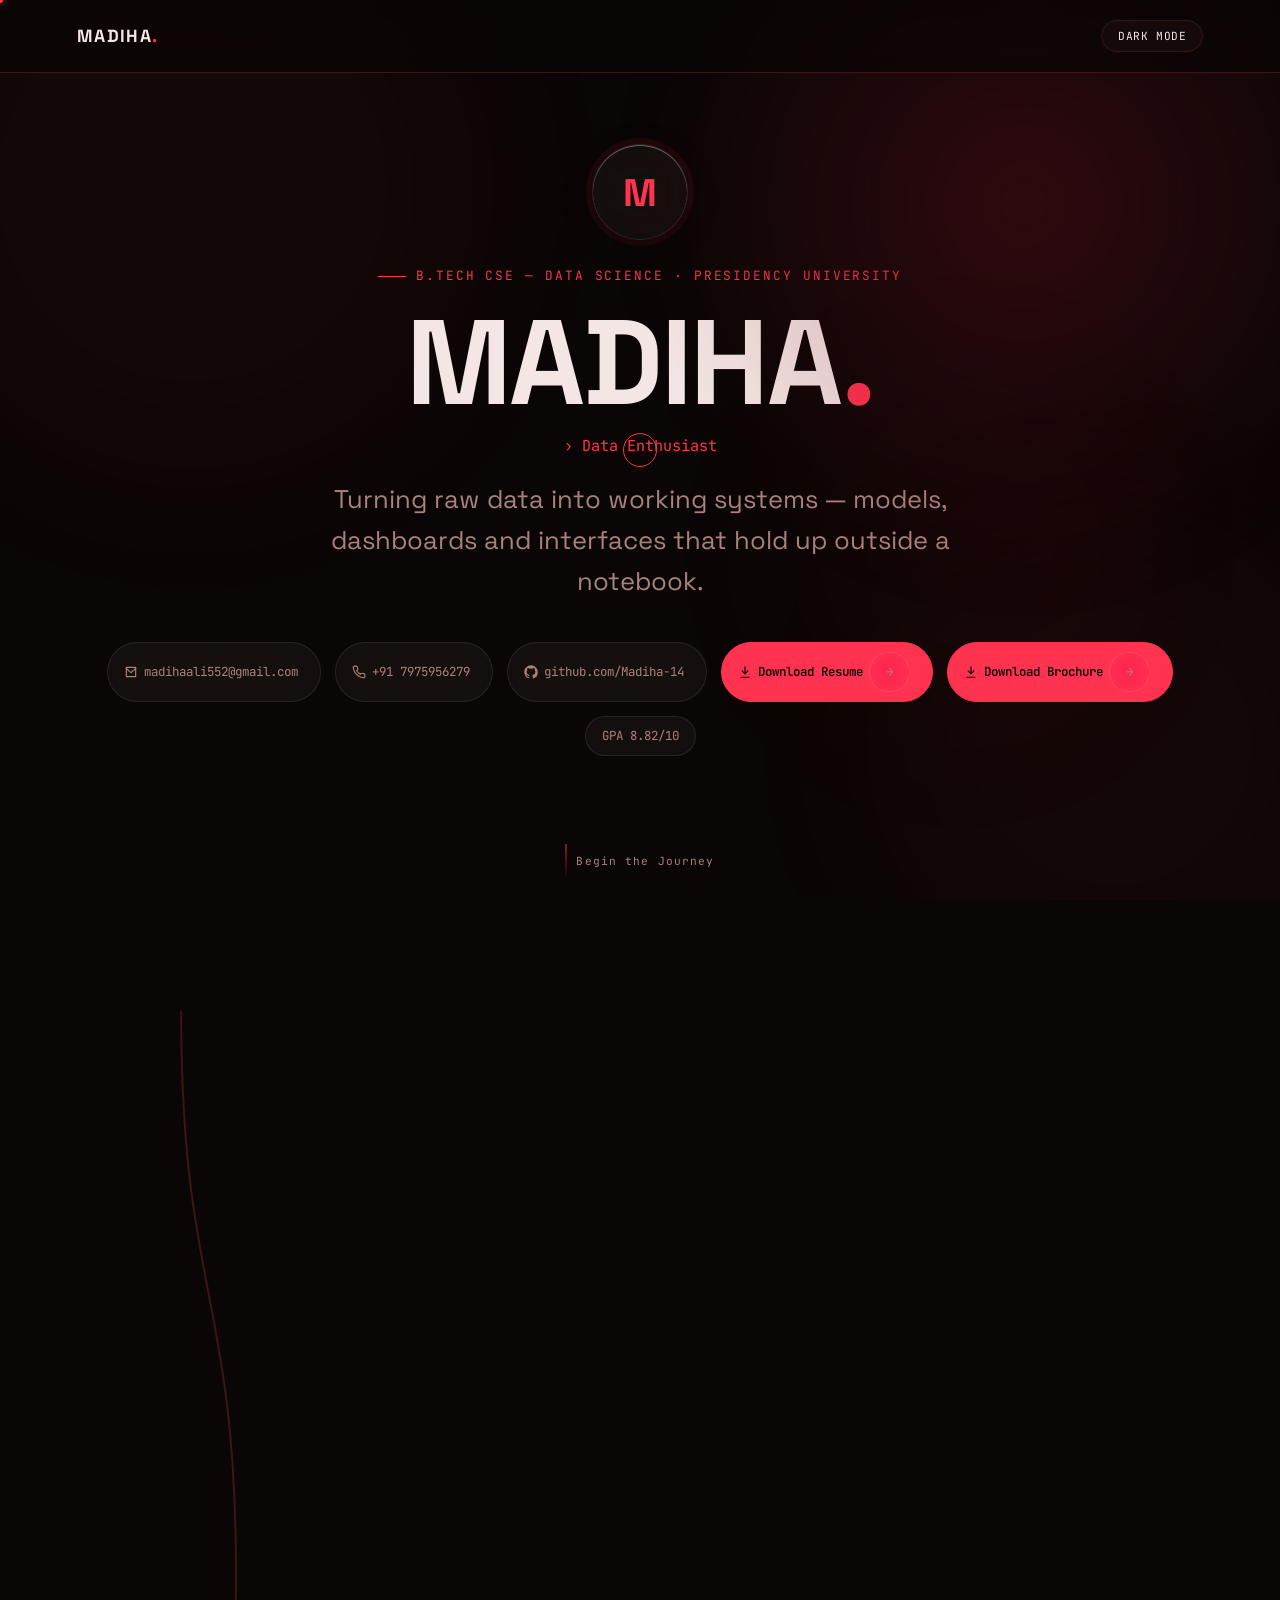
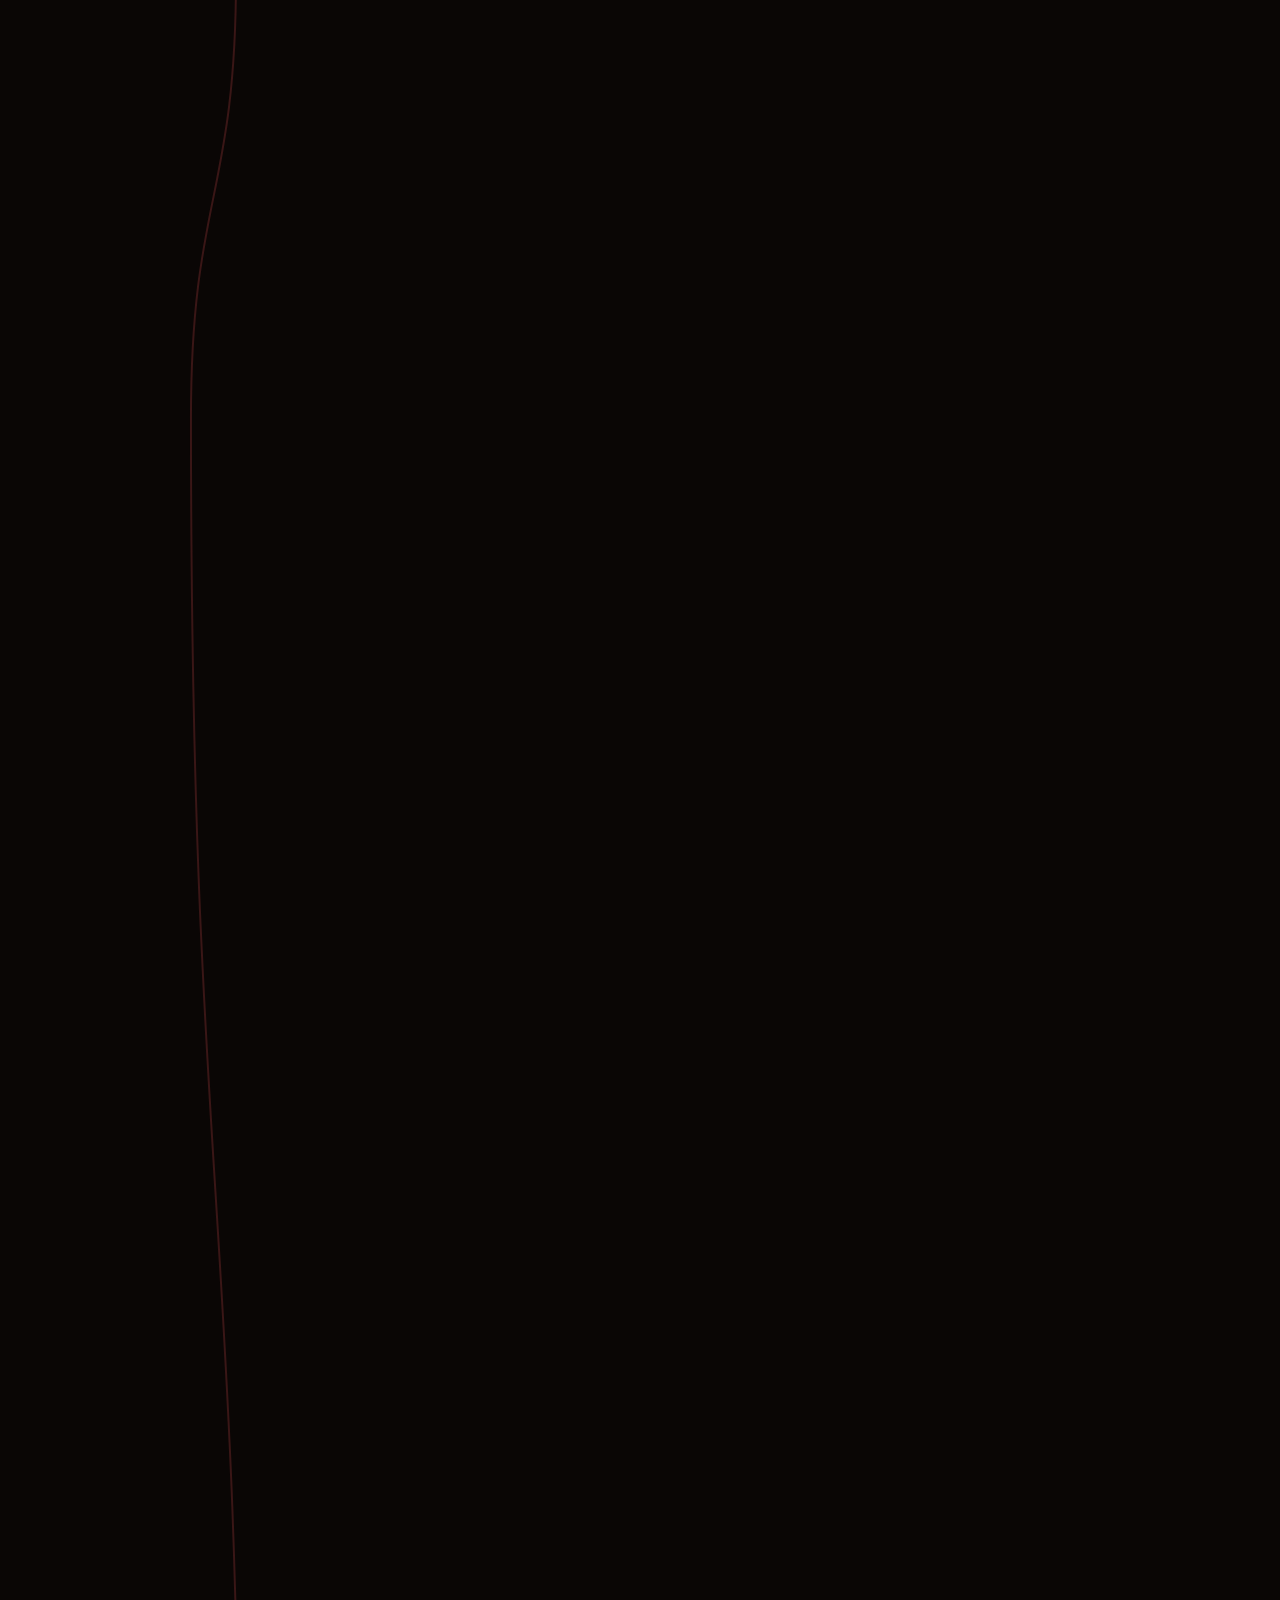
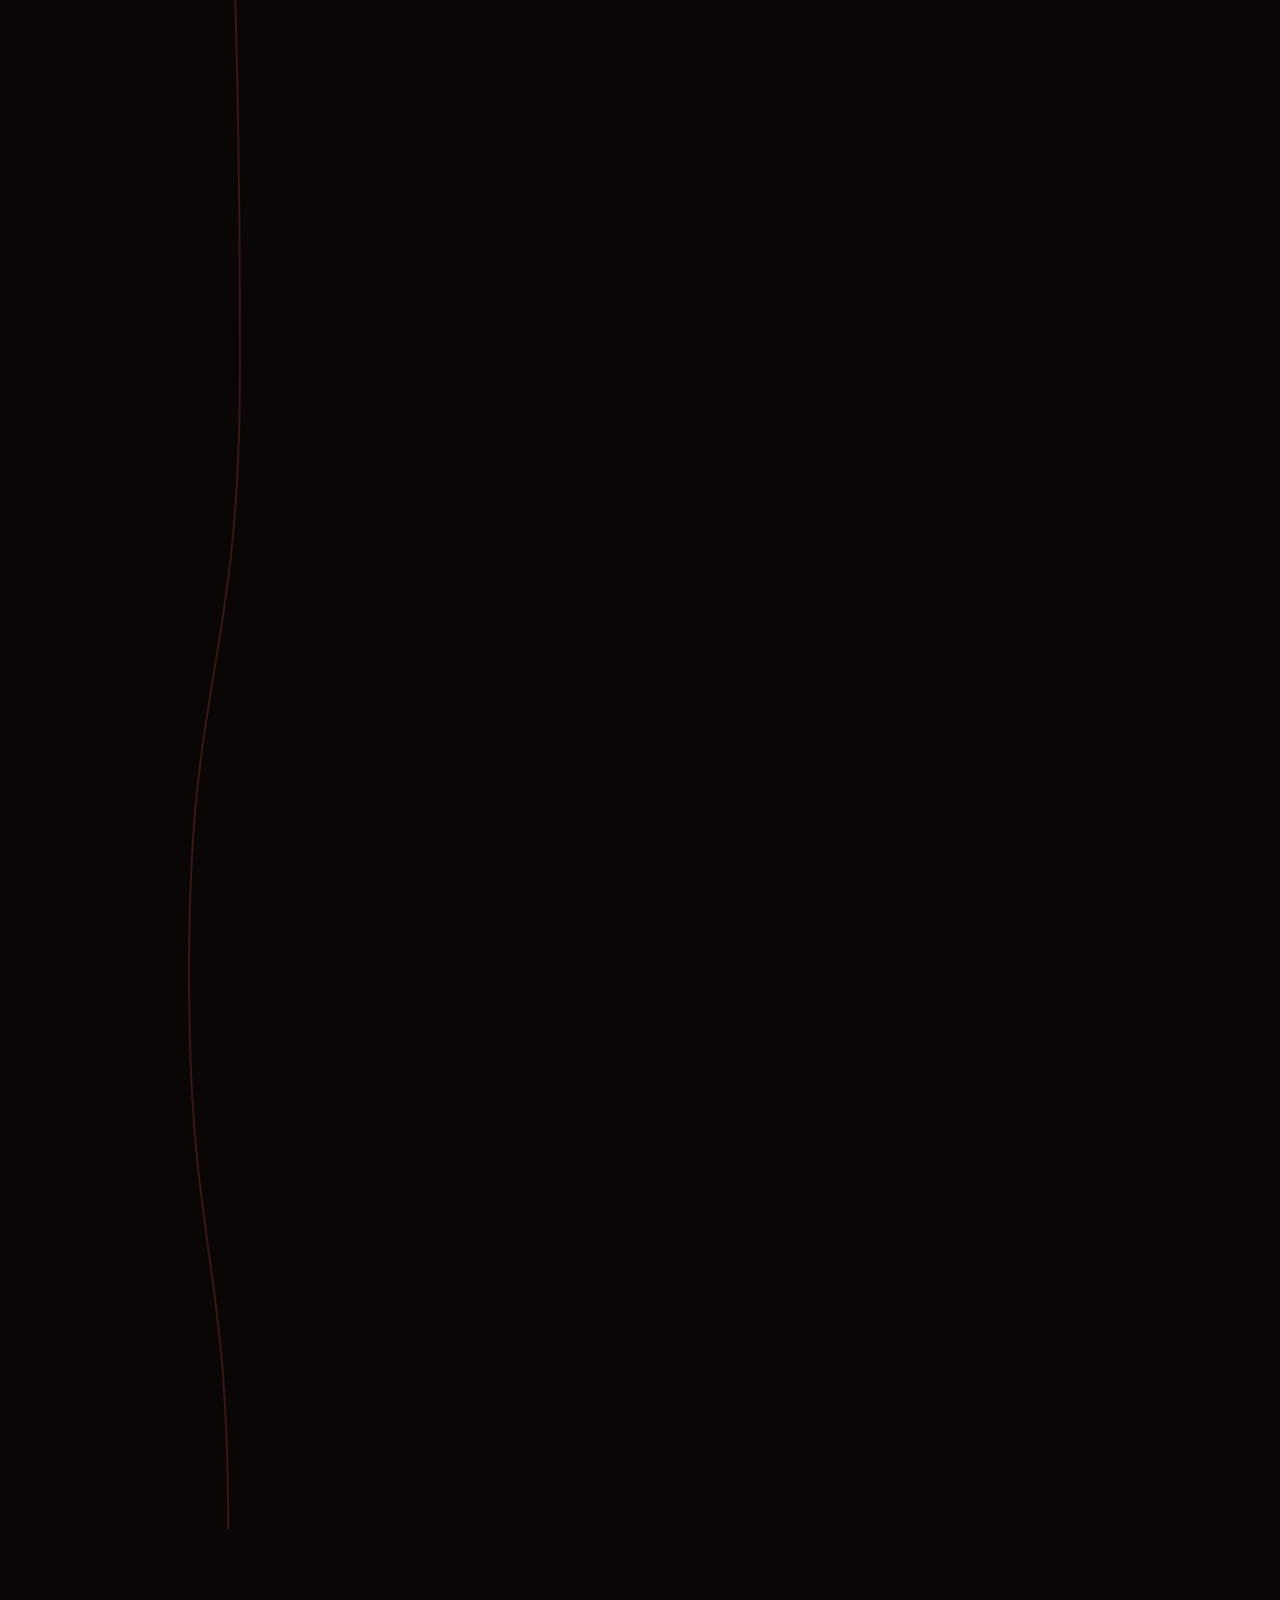
<file: index.html>
<!DOCTYPE html>
<html lang="en" data-theme="dark">

<head>
    <meta charset="UTF-8">
    <meta name="viewport" content="width=device-width, initial-scale=1.0">
    <title>Madiha — Data Science Portfolio</title>
    <link rel="stylesheet" href="style.css">
<body class="intro-active">

    <div id="introLoader" aria-hidden="true">
        <svg id="introTrail" class="intro-trail-svg">
            <defs>
                <linearGradient id="trailGrad" x1="0%" y1="0%" x2="100%" y2="100%">
                    <stop offset="0%" stop-color="var(--red-bright)" stop-opacity="0" />
                    <stop offset="55%" stop-color="var(--red-bright)" stop-opacity="0.55" />
                    <stop offset="100%" stop-color="#ffffff" stop-opacity="0.95" />
                </linearGradient>
            </defs>
            <path id="introTrailPath" fill="none" stroke="url(#trailGrad)" stroke-width="2" stroke-linecap="round" />
        </svg>
        <div class="intro-star" id="introStar"></div>
        <div class="intro-text-lockup" id="introTextLockup">
            <span class="intro-word" data-w="0">MADIHA<span class="accent">'S</span></span>
            <span class="intro-word" data-w="1">PORTFOLIO<span class="accent">.</span></span>
        </div>
    </div>

    <div class="bg-mesh" aria-hidden="true"><span></span><span></span><span></span></div>

    <div id="cursorRing"><svg viewBox="0 0 24 24" fill="none" stroke="currentColor" stroke-width="2"
            stroke-linecap="round" stroke-linejoin="round">
            <line x1="5" y1="12" x2="19" y2="12"></line>
            <polyline points="12 5 19 12 12 19"></polyline>
        </svg></div>
    <div id="cursorDot"></div>

    <div class="topbar">
        <div class="logo" id="logoBtn" role="button" tabindex="0" aria-label="Restart portfolio">MADIHA<span>.</span>
        </div>
        <button class="theme-toggle" id="themeToggle">DARK MODE</button>
    </div>

    <section class="hero">
        <div class="avatar">M</div>
        <div class="eyebrow">B.Tech CSE — Data Science · Presidency University</div>
        <h1 class="name">Madiha<span class="accent">.</span></h1>
        <div class="tagline-rotator" id="taglineRotator">
            <span class="active">Python Developer</span>
            <span>Data Enthusiast</span>
            <span>Emerging Data Scientist</span>
        </div>
        <p class="role">Turning raw data into working systems — models, dashboards and interfaces that hold up outside a
            notebook.</p>
        <div class="hero-contact">
            <a href="mailto:madihaali552@gmail.com"><svg class="icon-inline social-icon" viewBox="0 0 24 24" fill="none"
                    stroke="currentColor" stroke-width="2" stroke-linecap="round" stroke-linejoin="round">
                    <path d="M4 4h16v16H4z" />
                    <path d="M4 6l8 7 8-7" />
                </svg> madihaali552@gmail.com</a>
            <a href="tel:+917975956279"><svg class="icon-inline social-icon" viewBox="0 0 24 24" fill="none"
                    stroke="currentColor" stroke-width="2" stroke-linecap="round" stroke-linejoin="round">
                    <path
                        d="M22 16.92v3a2 2 0 0 1-2.18 2 19.79 19.79 0 0 1-8.63-3.07 19.5 19.5 0 0 1-6-6 19.79 19.79 0 0 1-3.07-8.67A2 2 0 0 1 4.11 2h3a2 2 0 0 1 2 1.72c.12.9.34 1.78.65 2.62a2 2 0 0 1-.45 2.11L8.09 9.91a16 16 0 0 0 6 6l1.46-1.22a2 2 0 0 1 2.11-.45c.84.31 1.72.53 2.62.65A2 2 0 0 1 22 16.92z" />
                </svg> +91 7975956279</a>
            <a href="https://github.com/Madiha-14" target="_blank" rel="noopener"><svg class="icon-inline social-icon"
                    viewBox="0 0 24 24" fill="currentColor">
                    <path
                        d="M12 .5C5.73.5.5 5.73.5 12c0 5.08 3.29 9.39 7.86 10.91.57.1.78-.25.78-.55v-1.94c-3.2.7-3.88-1.54-3.88-1.54-.52-1.33-1.28-1.68-1.28-1.68-1.05-.72.08-.71.08-.71 1.16.08 1.77 1.19 1.77 1.19 1.03 1.77 2.7 1.26 3.36.96.1-.75.4-1.26.73-1.55-2.55-.29-5.24-1.28-5.24-5.7 0-1.26.45-2.29 1.19-3.1-.12-.29-.52-1.46.11-3.05 0 0 .97-.31 3.18 1.18a11.02 11.02 0 0 1 5.8 0c2.2-1.49 3.17-1.18 3.17-1.18.63 1.59.23 2.76.11 3.05.74.81 1.19 1.84 1.19 3.1 0 4.43-2.7 5.4-5.27 5.69.42.36.78 1.07.78 2.16v3.2c0 .31.21.66.79.55A10.53 10.53 0 0 0 23.5 12C23.5 5.73 18.27.5 12 .5z" />
                </svg> github.com/Madiha-14</a>
            <a class="cta" id="resumeDownload" download="Madiha_Resume.pdf"><svg class="icon-inline" viewBox="0 0 24 24"
                    fill="none" stroke="currentColor" stroke-width="2" stroke-linecap="round" stroke-linejoin="round">
                    <path d="M12 3v12" />
                    <path d="M7 10l5 5 5-5" />
                    <path d="M5 21h14" />
                </svg> Download Resume <span class="arrow">→</span></a>
            <a class="cta" id="brochureDownload" download="Madiha_Portfolio_Brochure.pdf"><svg class="icon-inline"
                    viewBox="0 0 24 24" fill="none" stroke="currentColor" stroke-width="2" stroke-linecap="round"
                    stroke-linejoin="round">
                    <path d="M12 3v12" />
                    <path d="M7 10l5 5 5-5" />
                    <path d="M5 21h14" />
                </svg> Download Brochure <span class="arrow">→</span></a>
            <span>GPA 8.82/10</span>
        </div>
        <div class="scroll-cue">
            <div class="bar"></div>Begin the Journey
        </div>
    </section>

    <div class="roadmap" id="roadmapWrap">
        <svg class="road-svg" id="roadSvg">
            <path id="roadPathBg" fill="none" stroke="currentColor" stroke-width="2" style="color:var(--line)" />
            <path id="roadPathFill" fill="none" stroke="var(--red-bright)" stroke-width="2.5"
                style="filter:drop-shadow(0 0 6px var(--red-bright))" />
        </svg>

        <!-- 03 PROJECTS -->
        <div class="checkpoint reveal wiggle-3" data-index="03">
            <div class="node"></div>
            <h2 class="check-title">Shipped &amp; live</h2>
            <div class="carousel">
                <div class="carousel-track" id="projTrack">
                    <div class="carousel-slide">
                        <div class="project-card">
                            <div class="project-num">01 / 03</div>
                            <h3>Personal Portfolio Website</h3>
                            <p>A responsive personal site with interactive UI and dedicated sections for projects,
                                skills and certifications.</p>
                            <div class="tag-row">
                                <span class="tag">HTML</span><span class="tag">CSS</span><span
                                    class="tag">JavaScript</span><span class="tag">React</span>
                            </div>
                            <a class="project-link" href="https://portfolio-madiha-14s-projects.vercel.app/"
                                target="_blank" rel="noopener">View project <span class="arrow">→</span></a>
                        </div>
                    </div>
                    <div class="carousel-slide">
                        <div class="project-card">
                            <div class="project-num">02 / 03</div>
                            <h3>CraftFolio — Portfolio Generator</h3>
                            <p>A web app that generates customizable, downloadable HTML portfolios with drag-and-drop
                                layout building and a live preview as you edit.</p>
                            <div class="tag-row">
                                <span class="tag">React</span><span class="tag">FastAPI</span><span
                                    class="tag">dnd-kit</span>
                            </div>
                        </div>
                    </div>
                    <div class="carousel-slide">
                        <div class="project-card">
                            <div class="project-num">03 / 03</div>
                            <h3>NeuroHaven — Insider Threat Detection</h3>
                            <p>An anomaly-detection system that flags insider threats by learning normal behavioral
                                patterns and surfacing what breaks them.</p>
                            <div class="tag-row">
                                <span class="tag">Python</span><span class="tag">Machine Learning</span><span
                                    class="tag">Data Analysis</span><span class="tag">React</span>
                            </div>
                        </div>
                    </div>
                </div>
                <div class="carousel-nav">
                    <button class="c-btn" id="projPrev">←</button>
                    <div class="c-dots" id="projDots">
                        <div class="c-dot on" data-i="0"></div>
                        <div class="c-dot" data-i="1"></div>
                        <div class="c-dot" data-i="2"></div>
                    </div>
                    <button class="c-btn" id="projNext">→</button>
                    <div class="c-info" id="projInfo">01 / 03</div>
                </div>
            </div>
        </div>

        <!-- 02 EXPERIENCE -->
        <div class="checkpoint reveal wiggle-2" data-index="02">
            <div class="node"></div>
            <h2 class="check-title">On the job</h2>
            <div class="exp-card reveal-child">
                <div class="exp-top">
                    <h3>MS Intern Solutions — Virtual Internship</h3>
                    <span class="exp-date">Jul 10 2025 – Sep 10 2025</span>
                </div>
                <p>Built a machine learning model to predict diabetes risk from patient health data (age, blood pressure
                    and related factors), then wrapped it in a working web interface for real use — not just a notebook
                    demo.</p>
                <div class="tag-row">
                    <span class="tag">Python</span><span class="tag">Scikit-learn</span><span
                        class="tag">Flask</span><span class="tag">Streamlit</span><span class="tag">HTML</span>
                </div>
            </div>
        </div>

        <!-- 01 SKILLS -->
        <div class="checkpoint reveal wiggle-1" data-index="01">
            <div class="node"></div>
            <h2 class="check-title">What I build with</h2>
            <div class="skill-groups">
                <div class="skill-card reveal-child">
                    <div class="skill-icon"><svg viewBox="0 0 24 24" fill="none" stroke="currentColor"
                            stroke-width="1.8" stroke-linecap="round" stroke-linejoin="round">
                            <path d="M9 3h6l2 2v4H7V5z" />
                            <path d="M15 21H9l-2-2v-4h10v4z" />
                            <circle cx="9.5" cy="6.5" r=".5" fill="currentColor" />
                            <circle cx="14.5" cy="17.5" r=".5" fill="currentColor" />
                        </svg></div>
                    <h3>Programming</h3>
                    <p class="skill-desc">Languages I write and think in.</p>
                    <div class="tag-row">
                        <span class="tag">Python</span><span class="tag">Pandas</span><span
                            class="tag">NumPy</span><span class="tag">Java</span><span class="tag">R</span><span
                            class="tag">MySQL</span>
                    </div>
                </div>
                <div class="skill-card reveal-child">
                    <div class="skill-icon"><svg viewBox="0 0 24 24" fill="none" stroke="currentColor"
                            stroke-width="1.8" stroke-linecap="round" stroke-linejoin="round">
                            <path
                                d="M14.7 6.3a1 1 0 0 0 0 1.4l1.6 1.6a1 1 0 0 0 1.4 0l3.77-3.77a6 6 0 0 1-7.94 7.94l-6.91 6.91a2.12 2.12 0 0 1-3-3l6.91-6.91a6 6 0 0 1 7.94-7.94l-3.76 3.76z" />
                        </svg></div>
                    <h3>Tools</h3>
                    <p class="skill-desc">Where I actually get work done.</p>
                    <div class="tag-row">
                        <span class="tag">VS Code</span><span class="tag">Antigravity</span><span class="tag">Jupyter
                            Notebook</span><span class="tag">Google Colab</span><span class="tag">RStudio</span>
                    </div>
                </div>
                <div class="skill-card reveal-child">
                    <div class="skill-icon"><svg viewBox="0 0 24 24" fill="none" stroke="currentColor"
                            stroke-width="1.8" stroke-linecap="round" stroke-linejoin="round">
                            <rect x="3" y="4" width="18" height="14" rx="2" />
                            <path d="M8 20h8M12 16v4" />
                        </svg></div>
                    <h3>Web Development</h3>
                    <p class="skill-desc">Full-stack capable, from API to UI.</p>
                    <div class="tag-row">
                        <span class="tag">HTML5</span><span class="tag">CSS3</span><span
                            class="tag">JavaScript</span><span class="tag">React</span>
                    </div>
                </div>
                <div class="skill-card reveal-child">
                    <div class="skill-icon"><svg viewBox="0 0 24 24" fill="none" stroke="currentColor"
                            stroke-width="1.8" stroke-linecap="round" stroke-linejoin="round">
                            <circle cx="11" cy="11" r="7" />
                            <path d="M21 21l-4.3-4.3" />
                        </svg></div>
                    <h3>Data Manipulation &amp; Analysis</h3>
                    <p class="skill-desc">Turning messy data into something usable.</p>
                    <div class="tag-row">
                        <span class="tag">Data Cleaning &amp; Preprocessing</span><span class="tag">EDA</span><span
                            class="tag">Feature Engineering &amp; Selection</span><span class="tag">Handling Missing
                            Data &amp; Outliers</span><span class="tag">Data Wrangling (Pandas &amp; SQL)</span><span
                            class="tag">Statistical Analysis</span><span class="tag">Hypothesis Testing</span>
                    </div>
                </div>
                <div class="skill-card reveal-child">
                    <div class="skill-icon"><svg viewBox="0 0 24 24" fill="none" stroke="currentColor"
                            stroke-width="1.8" stroke-linecap="round" stroke-linejoin="round">
                            <path d="M3 3v18h18" />
                            <path d="M7 15l3-4 3 3 5-7" />
                        </svg></div>
                    <h3>Machine Learning</h3>
                    <p class="skill-desc">Models that hold up outside a notebook.</p>
                    <div class="tag-row">
                        <span class="tag">Supervised Learning</span><span class="tag">Unsupervised
                            Learning</span><span class="tag">Model Evaluation &amp; Validation</span><span
                            class="tag">Hyperparameter Tuning</span>
                    </div>
                </div>
                <div class="skill-card reveal-child">
                    <div class="skill-icon"><svg viewBox="0 0 24 24" fill="none" stroke="currentColor"
                            stroke-width="1.8" stroke-linecap="round" stroke-linejoin="round">
                            <rect x="4" y="4" width="7" height="7" rx="1" />
                            <rect x="13" y="4" width="7" height="7" rx="1" />
                            <rect x="4" y="13" width="7" height="7" rx="1" />
                            <rect x="13" y="13" width="7" height="7" rx="1" />
                        </svg></div>
                    <h3>Data Visualization</h3>
                    <p class="skill-desc">Dashboards and visual storytelling.</p>
                    <div class="tag-row">
                        <span class="tag">Matplotlib</span><span class="tag">Seaborn</span><span
                            class="tag">Plotly</span><span class="tag">Power BI</span><span class="tag">Dashboard
                            Creation</span><span class="tag">Visual Storytelling</span><span class="tag">Insight
                            Communication</span><span class="tag">Interactive Visualizations</span>
                    </div>
                </div>
                <div class="skill-card reveal-child">
                    <div class="skill-icon"><svg viewBox="0 0 24 24" fill="none" stroke="currentColor"
                            stroke-width="1.8" stroke-linecap="round" stroke-linejoin="round">
                            <ellipse cx="12" cy="5" rx="8" ry="3" />
                            <path d="M4 5v14c0 1.66 3.58 3 8 3s8-1.34 8-3V5" />
                            <path d="M4 12c0 1.66 3.58 3 8 3s8-1.34 8-3" />
                        </svg></div>
                    <h3>Basic Domain Knowledge</h3>
                    <p class="skill-desc">Foundations behind every system I build.</p>
                    <div class="tag-row">
                        <span class="tag">Operating Systems</span><span class="tag">Computer Organization &amp;
                            Architecture (COA)</span><span class="tag">DBMS</span><span class="tag">Regulatory
                            Awareness</span><span class="tag">Data Privacy &amp; Ethics</span>
                    </div>
                </div>
                <div class="skill-card reveal-child">
                    <div class="skill-icon"><svg viewBox="0 0 24 24" fill="none" stroke="currentColor"
                            stroke-width="1.8" stroke-linecap="round" stroke-linejoin="round">
                            <path d="M17 21v-2a4 4 0 0 0-4-4H7a4 4 0 0 0-4 4v2" />
                            <circle cx="10" cy="7" r="4" />
                            <path d="M23 21v-2a4 4 0 0 0-3-3.87" />
                            <path d="M16 3.13a4 4 0 0 1 0 7.75" />
                        </svg></div>
                    <h3>Soft Skills</h3>
                    <p class="skill-desc">How I work with people and problems.</p>
                    <div class="tag-row">
                        <span class="tag">Communication</span><span class="tag">Collaboration</span><span
                            class="tag">Curiosity</span><span class="tag">Attention to Detail</span><span
                            class="tag">Organized</span>
                    </div>
                </div>
                <div class="skill-card reveal-child">
                    <div class="skill-icon"><svg viewBox="0 0 24 24" fill="none" stroke="currentColor"
                            stroke-width="1.8" stroke-linecap="round" stroke-linejoin="round">
                            <path
                                d="M14.7 6.3a1 1 0 0 0 0 1.4l1.6 1.6a1 1 0 0 0 1.4 0l3.77-3.77a6 6 0 0 1-7.94 7.94l-6.91 6.91a2.12 2.12 0 0 1-3-3l6.91-6.91a6 6 0 0 1 7.94-7.94l-3.76 3.76z" />
                        </svg></div>
                    <h3>Other Tools</h3>
                    <p class="skill-desc">Version control and presentation.</p>
                    <div class="tag-row">
                        <span class="tag">Canva</span><span class="tag">Git</span><span class="tag">GitHub</span><span
                            class="tag">Claude</span>
                    </div>
                </div>
            </div>
        </div>

        <!-- 04 CERTIFICATIONS -->
        <!-- 04 CERTIFICATIONS -->
        <!-- 04 CERTIFICATIONS -->
        <div class="checkpoint reveal wiggle-4" data-index="04">
            <div class="node"></div>
            <h2 class="check-title">Proof of work</h2>
            <div class="cert-showcase">
                <div class="marquee-track">
                    <div class="cert-card-marquee">
                        <div class="cert-media">
                            <div class="cert-media-inner"><svg viewBox="0 0 24 24" fill="none" stroke="currentColor"
                                    stroke-width="1.4" stroke-linecap="round" stroke-linejoin="round">
                                    <circle cx="12" cy="8" r="6" />
                                    <path d="M8.5 13.5 7 22l5-3 5 3-1.5-8.5" />
                                </svg></div>
                        </div>
                        <div class="cert-content">
                            <div class="cert-eyebrow"><svg viewBox="0 0 24 24" fill="none" stroke="currentColor"
                                    stroke-width="2" stroke-linecap="round" stroke-linejoin="round">
                                    <path d="M12 2l2.4 6.9H22l-6 4.4 2.3 7-6.3-4.6-6.3 4.6 2.3-7-6-4.4h7.6z" />
                                </svg>Certification</div>
                            <h3>AI &amp; Python for Machine Learning</h3>
                            <p class="cert-issuer-line">AI / Python Track</p>
                        </div>
                    </div>
                    <div class="cert-card-marquee">
                        <div class="cert-media">
                            <div class="cert-media-inner"><svg viewBox="0 0 24 24" fill="none" stroke="currentColor"
                                    stroke-width="1.4" stroke-linecap="round" stroke-linejoin="round">
                                    <rect x="3" y="4" width="18" height="14" rx="2" />
                                    <path d="M7 16l3-4 3 3 4-6" />
                                </svg></div>
                        </div>
                        <div class="cert-content">
                            <div class="cert-eyebrow"><svg viewBox="0 0 24 24" fill="none" stroke="currentColor"
                                    stroke-width="2" stroke-linecap="round" stroke-linejoin="round">
                                    <path d="M12 2l2.4 6.9H22l-6 4.4 2.3 7-6.3-4.6-6.3 4.6 2.3-7-6-4.4h7.6z" />
                                </svg>Certification</div>
                            <h3>Data Visualization Pro</h3>
                            <p class="cert-issuer-line">SkillUp Platform</p>
                            <p class="cert-desc">Advanced data storytelling and interactive dashboard design using
                                Plotly, Tableau &amp; Power BI.</p>
                        </div>
                    </div>
                    <div class="cert-card-marquee">
                        <div class="cert-media">
                            <div class="cert-media-inner"><svg viewBox="0 0 24 24" fill="none" stroke="currentColor"
                                    stroke-width="1.4" stroke-linecap="round" stroke-linejoin="round">
                                    <path d="M9 3h6l2 2v4H7V5z" />
                                    <path d="M15 21H9l-2-2v-4h10v4z" />
                                </svg></div>
                        </div>
                        <div class="cert-content">
                            <div class="cert-eyebrow"><svg viewBox="0 0 24 24" fill="none" stroke="currentColor"
                                    stroke-width="2" stroke-linecap="round" stroke-linejoin="round">
                                    <path d="M12 2l2.4 6.9H22l-6 4.4 2.3 7-6.3-4.6-6.3 4.6 2.3-7-6-4.4h7.6z" />
                                </svg>Certification</div>
                            <h3>Python Advanced</h3>
                            <p class="cert-issuer-line">Python Certification</p>
                            <p class="cert-desc">OOP, data structures, file I/O, and functional programming for
                                data-science pipelines.</p>
                        </div>
                    </div>
                    <div class="cert-card-marquee">
                        <div class="cert-media">
                            <div class="cert-media-inner"><svg viewBox="0 0 24 24" fill="none" stroke="currentColor"
                                    stroke-width="1.4" stroke-linecap="round" stroke-linejoin="round">
                                    <circle cx="12" cy="12" r="3" />
                                    <path
                                        d="M4 12h3M17 12h3M12 4v3M12 17v3M6.3 6.3l2 2M15.7 15.7l2 2M6.3 17.7l2-2M15.7 8.3l2-2" />
                                </svg></div>
                        </div>
                        <div class="cert-content">
                            <div class="cert-eyebrow"><svg viewBox="0 0 24 24" fill="none" stroke="currentColor"
                                    stroke-width="2" stroke-linecap="round" stroke-linejoin="round">
                                    <path d="M12 2l2.4 6.9H22l-6 4.4 2.3 7-6.3-4.6-6.3 4.6 2.3-7-6-4.4h7.6z" />
                                </svg>Certification</div>
                            <h3>Frontend with React</h3>
                            <p class="cert-issuer-line">React Development</p>
                            <p class="cert-desc">Component-based UI development using React, hooks, and responsive
                                design patterns.</p>
                        </div>
                    </div>
                    <div class="cert-card-marquee">
                        <div class="cert-media">
                            <div class="cert-media-inner"><svg viewBox="0 0 24 24" fill="none" stroke="currentColor"
                                    stroke-width="1.4" stroke-linecap="round" stroke-linejoin="round">
                                    <circle cx="12" cy="8" r="6" />
                                    <path d="M8.5 13.5 7 22l5-3 5 3-1.5-8.5" />
                                </svg></div>
                        </div>
                        <div class="cert-content">
                            <div class="cert-eyebrow"><svg viewBox="0 0 24 24" fill="none" stroke="currentColor"
                                    stroke-width="2" stroke-linecap="round" stroke-linejoin="round">
                                    <path d="M12 2l2.4 6.9H22l-6 4.4 2.3 7-6.3-4.6-6.3 4.6 2.3-7-6-4.4h7.6z" />
                                </svg>Certification</div>
                            <h3>AI &amp; Python for Machine Learning</h3>
                            <p class="cert-issuer-line">AI / Python Track</p>
                        </div>
                    </div>
                    <div class="cert-card-marquee">
                        <div class="cert-media">
                            <div class="cert-media-inner"><svg viewBox="0 0 24 24" fill="none" stroke="currentColor"
                                    stroke-width="1.4" stroke-linecap="round" stroke-linejoin="round">
                                    <rect x="3" y="4" width="18" height="14" rx="2" />
                                    <path d="M7 16l3-4 3 3 4-6" />
                                </svg></div>
                        </div>
                        <div class="cert-content">
                            <div class="cert-eyebrow"><svg viewBox="0 0 24 24" fill="none" stroke="currentColor"
                                    stroke-width="2" stroke-linecap="round" stroke-linejoin="round">
                                    <path d="M12 2l2.4 6.9H22l-6 4.4 2.3 7-6.3-4.6-6.3 4.6 2.3-7-6-4.4h7.6z" />
                                </svg>Certification</div>
                            <h3>Data Visualization Pro</h3>
                            <p class="cert-issuer-line">SkillUp Platform</p>
                            <p class="cert-desc">Advanced data storytelling and interactive dashboard design using
                                Plotly, Tableau &amp; Power BI.</p>
                        </div>
                    </div>
                    <div class="cert-card-marquee">
                        <div class="cert-media">
                            <div class="cert-media-inner"><svg viewBox="0 0 24 24" fill="none" stroke="currentColor"
                                    stroke-width="1.4" stroke-linecap="round" stroke-linejoin="round">
                                    <path d="M9 3h6l2 2v4H7V5z" />
                                    <path d="M15 21H9l-2-2v-4h10v4z" />
                                </svg></div>
                        </div>
                        <div class="cert-content">
                            <div class="cert-eyebrow"><svg viewBox="0 0 24 24" fill="none" stroke="currentColor"
                                    stroke-width="2" stroke-linecap="round" stroke-linejoin="round">
                                    <path d="M12 2l2.4 6.9H22l-6 4.4 2.3 7-6.3-4.6-6.3 4.6 2.3-7-6-4.4h7.6z" />
                                </svg>Certification</div>
                            <h3>Python Advanced</h3>
                            <p class="cert-issuer-line">Python Certification</p>
                            <p class="cert-desc">OOP, data structures, file I/O, and functional programming for
                                data-science pipelines.</p>
                        </div>
                    </div>
                    <div class="cert-card-marquee">
                        <div class="cert-media">
                            <div class="cert-media-inner"><svg viewBox="0 0 24 24" fill="none" stroke="currentColor"
                                    stroke-width="1.4" stroke-linecap="round" stroke-linejoin="round">
                                    <circle cx="12" cy="12" r="3" />
                                    <path
                                        d="M4 12h3M17 12h3M12 4v3M12 17v3M6.3 6.3l2 2M15.7 15.7l2 2M6.3 17.7l2-2M15.7 8.3l2-2" />
                                </svg></div>
                        </div>
                        <div class="cert-content">
                            <div class="cert-eyebrow"><svg viewBox="0 0 24 24" fill="none" stroke="currentColor"
                                    stroke-width="2" stroke-linecap="round" stroke-linejoin="round">
                                    <path d="M12 2l2.4 6.9H22l-6 4.4 2.3 7-6.3-4.6-6.3 4.6 2.3-7-6-4.4h7.6z" />
                                </svg>Certification</div>
                            <h3>Frontend with React</h3>
                            <p class="cert-issuer-line">React Development</p>
                            <p class="cert-desc">Component-based UI development using React, hooks, and responsive
                                design patterns.</p>
                        </div>
                    </div>
                </div>
                <div class="marquee-track reverse">
                    <div class="cert-card-marquee">
                        <div class="cert-media">
                            <div class="cert-media-inner"><svg viewBox="0 0 24 24" fill="none" stroke="currentColor"
                                    stroke-width="1.4" stroke-linecap="round" stroke-linejoin="round">
                                    <path
                                        d="M8 3v4M16 3v4M3 9h18M5 5h14a2 2 0 0 1 2 2v12a2 2 0 0 1-2 2H5a2 2 0 0 1-2-2V7a2 2 0 0 1 2-2z" />
                                </svg></div>
                        </div>
                        <div class="cert-content">
                            <div class="cert-eyebrow"><svg viewBox="0 0 24 24" fill="none" stroke="currentColor"
                                    stroke-width="2" stroke-linecap="round" stroke-linejoin="round">
                                    <path d="M12 2l2.4 6.9H22l-6 4.4 2.3 7-6.3-4.6-6.3 4.6 2.3-7-6-4.4h7.6z" />
                                </svg>Certification</div>
                            <h3>JavaScript Fundamentals</h3>
                            <p class="cert-issuer-line">JS Certification</p>
                            <p class="cert-desc">DOM manipulation, ES6+ features, async/await, and event handling.</p>
                        </div>
                    </div>
                    <div class="cert-card-marquee">
                        <div class="cert-media">
                            <div class="cert-media-inner"><svg viewBox="0 0 24 24" fill="none" stroke="currentColor"
                                    stroke-width="1.4" stroke-linecap="round" stroke-linejoin="round">
                                    <path d="M3 3v18h18" />
                                    <circle cx="7" cy="15" r="1.4" />
                                    <circle cx="12" cy="10" r="1.4" />
                                    <circle cx="17" cy="13" r="1.4" />
                                    <circle cx="20" cy="7" r="1.4" />
                                </svg></div>
                        </div>
                        <div class="cert-content">
                            <div class="cert-eyebrow"><svg viewBox="0 0 24 24" fill="none" stroke="currentColor"
                                    stroke-width="2" stroke-linecap="round" stroke-linejoin="round">
                                    <path d="M12 2l2.4 6.9H22l-6 4.4 2.3 7-6.3-4.6-6.3 4.6 2.3-7-6-4.4h7.6z" />
                                </svg>Certification</div>
                            <h3>Data Viz Basics</h3>
                            <p class="cert-issuer-line">Coursera</p>
                            <p class="cert-desc">Foundations of charting, data plotting, and communicating insights
                                visually.</p>
                        </div>
                    </div>
                    <div class="cert-card-marquee">
                        <div class="cert-media">
                            <div class="cert-media-inner"><svg viewBox="0 0 24 24" fill="none" stroke="currentColor"
                                    stroke-width="1.4" stroke-linecap="round" stroke-linejoin="round">
                                    <rect x="4" y="9" width="16" height="9" rx="1" />
                                    <path d="M8 9V6a4 4 0 0 1 8 0v3" />
                                    <circle cx="12" cy="13.5" r="1.4" />
                                </svg></div>
                        </div>
                        <div class="cert-content">
                            <div class="cert-eyebrow"><svg viewBox="0 0 24 24" fill="none" stroke="currentColor"
                                    stroke-width="2" stroke-linecap="round" stroke-linejoin="round">
                                    <path d="M12 2l2.4 6.9H22l-6 4.4 2.3 7-6.3-4.6-6.3 4.6 2.3-7-6-4.4h7.6z" />
                                </svg>Recognition</div>
                            <h3>Arduino Based Quadruped Walking Robot</h3>
                            <p class="cert-issuer-line">Presidency University Expo 2024</p>
                            <p class="cert-desc">Certificate of Appreciation at the 4th Innovative Project Expo —
                                recognized under Best Project, Top 50.</p>
                        </div>
                    </div>
                    <div class="cert-card-marquee">
                        <div class="cert-media">
                            <div class="cert-media-inner"><svg viewBox="0 0 24 24" fill="none" stroke="currentColor"
                                    stroke-width="1.4" stroke-linecap="round" stroke-linejoin="round">
                                    <path d="M4 20V10l8-6 8 6v10" />
                                    <path d="M9 20v-6h6v6" />
                                </svg></div>
                        </div>
                        <div class="cert-content">
                            <div class="cert-eyebrow"><svg viewBox="0 0 24 24" fill="none" stroke="currentColor"
                                    stroke-width="2" stroke-linecap="round" stroke-linejoin="round">
                                    <path d="M12 2l2.4 6.9H22l-6 4.4 2.3 7-6.3-4.6-6.3 4.6 2.3-7-6-4.4h7.6z" />
                                </svg>Certification</div>
                            <h3>Deloitte Data Analytics Job Simulation</h3>
                            <p class="cert-issuer-line">Deloitte &times; Forage · Jul 18, 2026</p>
                            <p class="cert-desc">Data Analysis and Forensic Technology on real-world case data via the
                                Forage job simulation program.</p>
                        </div>
                    </div>
                    <div class="cert-card-marquee">
                        <div class="cert-media">
                            <div class="cert-media-inner"><svg viewBox="0 0 24 24" fill="none" stroke="currentColor"
                                    stroke-width="1.4" stroke-linecap="round" stroke-linejoin="round">
                                    <path
                                        d="M8 3v4M16 3v4M3 9h18M5 5h14a2 2 0 0 1 2 2v12a2 2 0 0 1-2 2H5a2 2 0 0 1-2-2V7a2 2 0 0 1 2-2z" />
                                </svg></div>
                        </div>
                        <div class="cert-content">
                            <div class="cert-eyebrow"><svg viewBox="0 0 24 24" fill="none" stroke="currentColor"
                                    stroke-width="2" stroke-linecap="round" stroke-linejoin="round">
                                    <path d="M12 2l2.4 6.9H22l-6 4.4 2.3 7-6.3-4.6-6.3 4.6 2.3-7-6-4.4h7.6z" />
                                </svg>Certification</div>
                            <h3>JavaScript Fundamentals</h3>
                            <p class="cert-issuer-line">JS Certification</p>
                            <p class="cert-desc">DOM manipulation, ES6+ features, async/await, and event handling.</p>
                        </div>
                    </div>
                    <div class="cert-card-marquee">
                        <div class="cert-media">
                            <div class="cert-media-inner"><svg viewBox="0 0 24 24" fill="none" stroke="currentColor"
                                    stroke-width="1.4" stroke-linecap="round" stroke-linejoin="round">
                                    <path d="M3 3v18h18" />
                                    <circle cx="7" cy="15" r="1.4" />
                                    <circle cx="12" cy="10" r="1.4" />
                                    <circle cx="17" cy="13" r="1.4" />
                                    <circle cx="20" cy="7" r="1.4" />
                                </svg></div>
                        </div>
                        <div class="cert-content">
                            <div class="cert-eyebrow"><svg viewBox="0 0 24 24" fill="none" stroke="currentColor"
                                    stroke-width="2" stroke-linecap="round" stroke-linejoin="round">
                                    <path d="M12 2l2.4 6.9H22l-6 4.4 2.3 7-6.3-4.6-6.3 4.6 2.3-7-6-4.4h7.6z" />
                                </svg>Certification</div>
                            <h3>Data Viz Basics</h3>
                            <p class="cert-issuer-line">Coursera</p>
                            <p class="cert-desc">Foundations of charting, data plotting, and communicating insights
                                visually.</p>
                        </div>
                    </div>
                    <div class="cert-card-marquee">
                        <div class="cert-media">
                            <div class="cert-media-inner"><svg viewBox="0 0 24 24" fill="none" stroke="currentColor"
                                    stroke-width="1.4" stroke-linecap="round" stroke-linejoin="round">
                                    <rect x="4" y="9" width="16" height="9" rx="1" />
                                    <path d="M8 9V6a4 4 0 0 1 8 0v3" />
                                    <circle cx="12" cy="13.5" r="1.4" />
                                </svg></div>
                        </div>
                        <div class="cert-content">
                            <div class="cert-eyebrow"><svg viewBox="0 0 24 24" fill="none" stroke="currentColor"
                                    stroke-width="2" stroke-linecap="round" stroke-linejoin="round">
                                    <path d="M12 2l2.4 6.9H22l-6 4.4 2.3 7-6.3-4.6-6.3 4.6 2.3-7-6-4.4h7.6z" />
                                </svg>Recognition</div>
                            <h3>Arduino Based Quadruped Walking Robot</h3>
                            <p class="cert-issuer-line">Presidency University Expo 2024</p>
                            <p class="cert-desc">Certificate of Appreciation at the 4th Innovative Project Expo —
                                recognized under Best Project, Top 50.</p>
                        </div>
                    </div>
                    <div class="cert-card-marquee">
                        <div class="cert-media">
                            <div class="cert-media-inner"><svg viewBox="0 0 24 24" fill="none" stroke="currentColor"
                                    stroke-width="1.4" stroke-linecap="round" stroke-linejoin="round">
                                    <path d="M4 20V10l8-6 8 6v10" />
                                    <path d="M9 20v-6h6v6" />
                                </svg></div>
                        </div>
                        <div class="cert-content">
                            <div class="cert-eyebrow"><svg viewBox="0 0 24 24" fill="none" stroke="currentColor"
                                    stroke-width="2" stroke-linecap="round" stroke-linejoin="round">
                                    <path d="M12 2l2.4 6.9H22l-6 4.4 2.3 7-6.3-4.6-6.3 4.6 2.3-7-6-4.4h7.6z" />
                                </svg>Certification</div>
                            <h3>Deloitte Data Analytics Job Simulation</h3>
                            <p class="cert-issuer-line">Deloitte &times; Forage · Jul 18, 2026</p>
                            <p class="cert-desc">Data Analysis and Forensic Technology on real-world case data via the
                                Forage job simulation program.</p>
                        </div>
                    </div>
                </div>
            </div>
        </div>

        <div class="checkpoint reveal wiggle-5" data-index="05">
            <div class="node"></div>
            <h2 class="check-title">The path here</h2>
            <div class="edu-rail">
                <div class="edu-item reveal-child">
                    <div class="edu-badge"><svg viewBox="0 0 24 24" fill="none" stroke="currentColor" stroke-width="1.8"
                            stroke-linecap="round" stroke-linejoin="round">
                            <path d="M22 10L12 5 2 10l10 5 10-5z" />
                            <path d="M6 12v5c0 1.66 2.69 3 6 3s6-1.34 6-3v-5" />
                        </svg></div>
                    <div style="flex:1">
                        <div class="edu-top">
                            <h3>B.Tech, Computer Science &amp; Engineering (Data Science)</h3><span
                                class="edu-year">2023 – Present</span>
                        </div>
                        <p>Presidency University, Bangalore — GPA 8.82 / 10</p>
                    </div>
                </div>
                <div class="edu-item reveal-child">
                    <div class="edu-badge"><svg viewBox="0 0 24 24" fill="none" stroke="currentColor" stroke-width="1.8"
                            stroke-linecap="round" stroke-linejoin="round">
                            <path d="M4 19.5A2.5 2.5 0 0 1 6.5 17H20" />
                            <path d="M6.5 2H20v20H6.5A2.5 2.5 0 0 1 4 19.5v-15A2.5 2.5 0 0 1 6.5 2z" />
                        </svg></div>
                    <div style="flex:1">
                        <div class="edu-top">
                            <h3>PUC, Karnataka Board</h3><span class="edu-year">2021 – 2023</span>
                        </div>
                        <p>Surabhi PU College, Hospete — 87.5%</p>
                    </div>
                </div>
                <div class="edu-item reveal-child">
                    <div class="edu-badge"><svg viewBox="0 0 24 24" fill="none" stroke="currentColor" stroke-width="1.8"
                            stroke-linecap="round" stroke-linejoin="round">
                            <path d="M12 20h9" />
                            <path d="M16.5 3.5a2.12 2.12 0 0 1 3 3L7 19l-4 1 1-4z" />
                        </svg></div>
                    <div style="flex:1">
                        <div class="edu-top">
                            <h3>10th Standard, CBSE</h3><span class="edu-year">2021</span>
                        </div>
                        <p>Surabhi Vidyaniketan, Hospete — 64%</p>
                    </div>
                </div>
            </div>
        </div>

        <!-- 06 CONTACT -->
        <div class="checkpoint reveal wiggle-6" data-index="06">
            <div class="node"></div>
            <h2 class="check-title">Let's build something amazing together<span class="accent">.</span></h2>
            <div class="contact-grid">
                <div class="contact-info reveal-child">
                    <div class="c-label">Reach me directly</div>
                    <div class="contact-links">
                        <a class="c-link" href="mailto:madihaali552@gmail.com"><svg class="icon-inline social-icon"
                                viewBox="0 0 24 24" fill="none" stroke="currentColor" stroke-width="2"
                                stroke-linecap="round" stroke-linejoin="round">
                                <path d="M4 4h16v16H4z" />
                                <path d="M4 6l8 7 8-7" />
                            </svg> madihaali552@gmail.com</a>
                        <a class="c-link" href="tel:+917975956279"><svg class="icon-inline social-icon"
                                viewBox="0 0 24 24" fill="none" stroke="currentColor" stroke-width="2"
                                stroke-linecap="round" stroke-linejoin="round">
                                <path
                                    d="M22 16.92v3a2 2 0 0 1-2.18 2 19.79 19.79 0 0 1-8.63-3.07 19.5 19.5 0 0 1-6-6 19.79 19.79 0 0 1-3.07-8.67A2 2 0 0 1 4.11 2h3a2 2 0 0 1 2 1.72c.12.9.34 1.78.65 2.62a2 2 0 0 1-.45 2.11L8.09 9.91a16 16 0 0 0 6 6l1.46-1.22a2 2 0 0 1 2.11-.45c.84.31 1.72.53 2.62.65A2 2 0 0 1 22 16.92z" />
                            </svg> +91 7975956279</a>
                        <a class="c-link" href="https://github.com/Madiha-14" target="_blank" rel="noopener"><svg
                                class="icon-inline social-icon" viewBox="0 0 24 24" fill="currentColor">
                                <path
                                    d="M12 .5C5.73.5.5 5.73.5 12c0 5.08 3.29 9.39 7.86 10.91.57.1.78-.25.78-.55v-1.94c-3.2.7-3.88-1.54-3.88-1.54-.52-1.33-1.28-1.68-1.28-1.68-1.05-.72.08-.71.08-.71 1.16.08 1.77 1.19 1.77 1.19 1.03 1.77 2.7 1.26 3.36.96.1-.75.4-1.26.73-1.55-2.55-.29-5.24-1.28-5.24-5.7 0-1.26.45-2.29 1.19-3.1-.12-.29-.52-1.46.11-3.05 0 0 .97-.31 3.18 1.18a11.02 11.02 0 0 1 5.8 0c2.2-1.49 3.17-1.18 3.17-1.18.63 1.59.23 2.76.11 3.05.74.81 1.19 1.84 1.19 3.1 0 4.43-2.7 5.4-5.27 5.69.42.36.78 1.07.78 2.16v3.2c0 .31.21.66.79.55A10.53 10.53 0 0 0 23.5 12C23.5 5.73 18.27.5 12 .5z" />
                            </svg> github.com/Madiha-14</a>
                        <a class="c-link" id="resumeDownload3" download="Madiha_Resume.pdf"><svg class="icon-inline"
                                viewBox="0 0 24 24" fill="none" stroke="currentColor" stroke-width="2"
                                stroke-linecap="round" stroke-linejoin="round">
                                <path d="M12 3v12" />
                                <path d="M7 10l5 5 5-5" />
                                <path d="M5 21h14" />
                            </svg> Download Resume (PDF) <span class="arrow">→</span></a>
                    </div>
                </div>
                <form class="contact-form reveal-child" id="contactForm">
                    <div>
                        <label class="f-label">Your Name</label>
                        <input class="f-input" id="cfName" placeholder="Your full name" type="text" required>
                    </div>
                    <div>
                        <label class="f-label">Email Address</label>
                        <input class="f-input" id="cfEmail" placeholder="you@company.com" type="email" required>
                    </div>
                    <div>
                        <label class="f-label">Message</label>
                        <textarea class="f-textarea" id="cfMessage"
                            placeholder="Hi Madiha, I'd love to discuss an internship opportunity..."></textarea>
                    </div>
                    <button type="submit" class="f-submit ripple">Send Message <span class="arrow">→</span></button>
                </form>
            </div>
        </div>


    </div>

    <footer class="reveal">
        <div class="footer-inner">
            <div class="footer-content">
                <p class="footer-closing"><strong>CONTACT ME BEFORE I REDESIGN IT OUT OF BOREDOM.</strong></p>
                <div class="foot-links">
                    <a href="mailto:madihaali552@gmail.com">Email</a>
                    <a href="https://github.com/Madiha-14" target="_blank" rel="noopener">GitHub</a>
                    <a href="https://portfolio-madiha-14s-projects.vercel.app/" target="_blank" rel="noopener">Live
                        Site</a>
                    <a id="resumeDownload2" download="Madiha_Resume.pdf">Resume</a>
                    <a id="brochureDownload2" download="Madiha_Portfolio_Brochure.pdf">Brochure</a>
                </div>
                <div class="copyright">© 2027 Madiha </div>
            </div>
            <div class="footer-hero" id="footerHero">
                <div class="envelope-wrap" role="img" aria-label="Envelope, hover to see cards">
                    <div class="envelope-cards" aria-hidden="true">
                        <div class="envelope-card">M</div>
                        <div class="envelope-card">M</div>
                        <div class="envelope-card">M</div>
                        <div class="envelope-card">M</div>
                    </div>
                    <div class="envelope-square">
                        <svg viewBox="0 0 24 24" fill="none" stroke="currentColor" stroke-width="1.8"
                            stroke-linecap="round" stroke-linejoin="round">
                            <rect x="3" y="5" width="18" height="14" rx="2" />
                            <path d="M3.5 6.5 12 13 20.5 6.5" />
                        </svg>
                    </div>
                </div>
            </div>
        </div>
    </footer>

    <script src="script.js"></script>

</body>

</html>
</file>
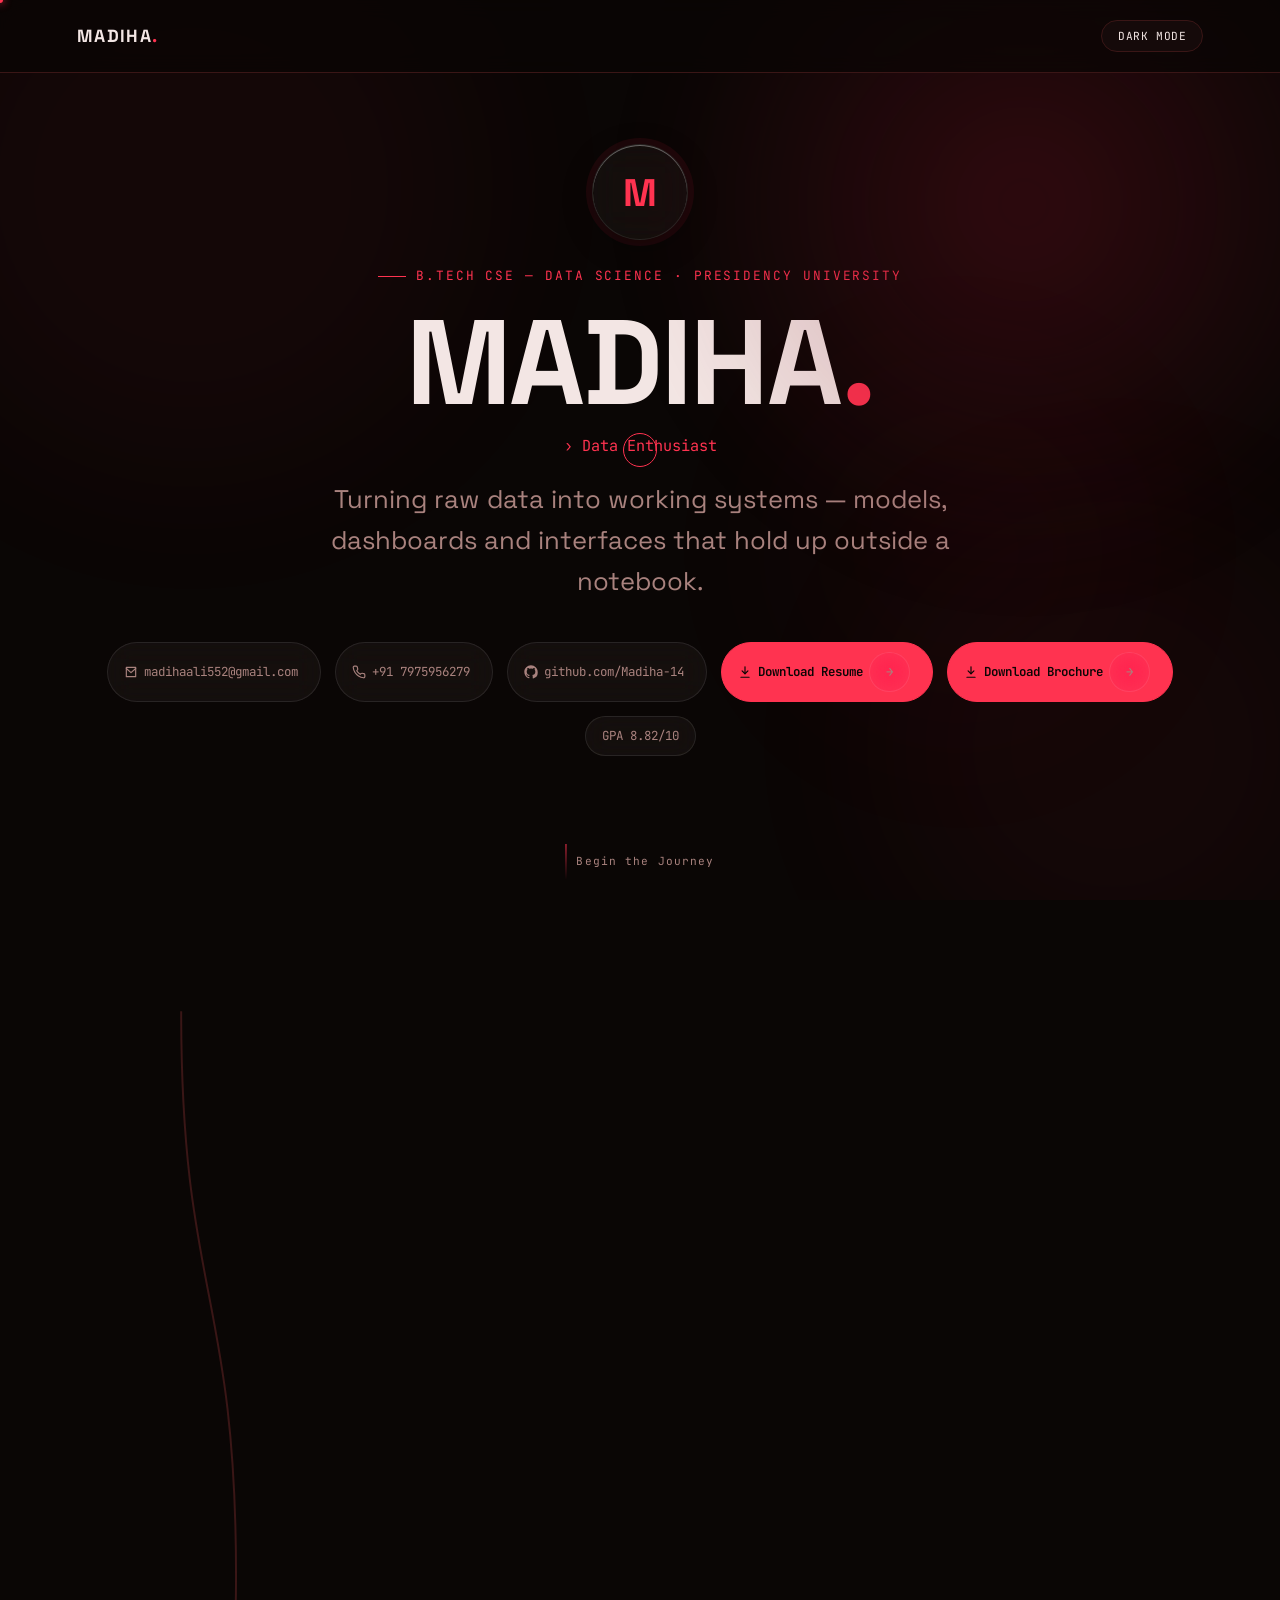
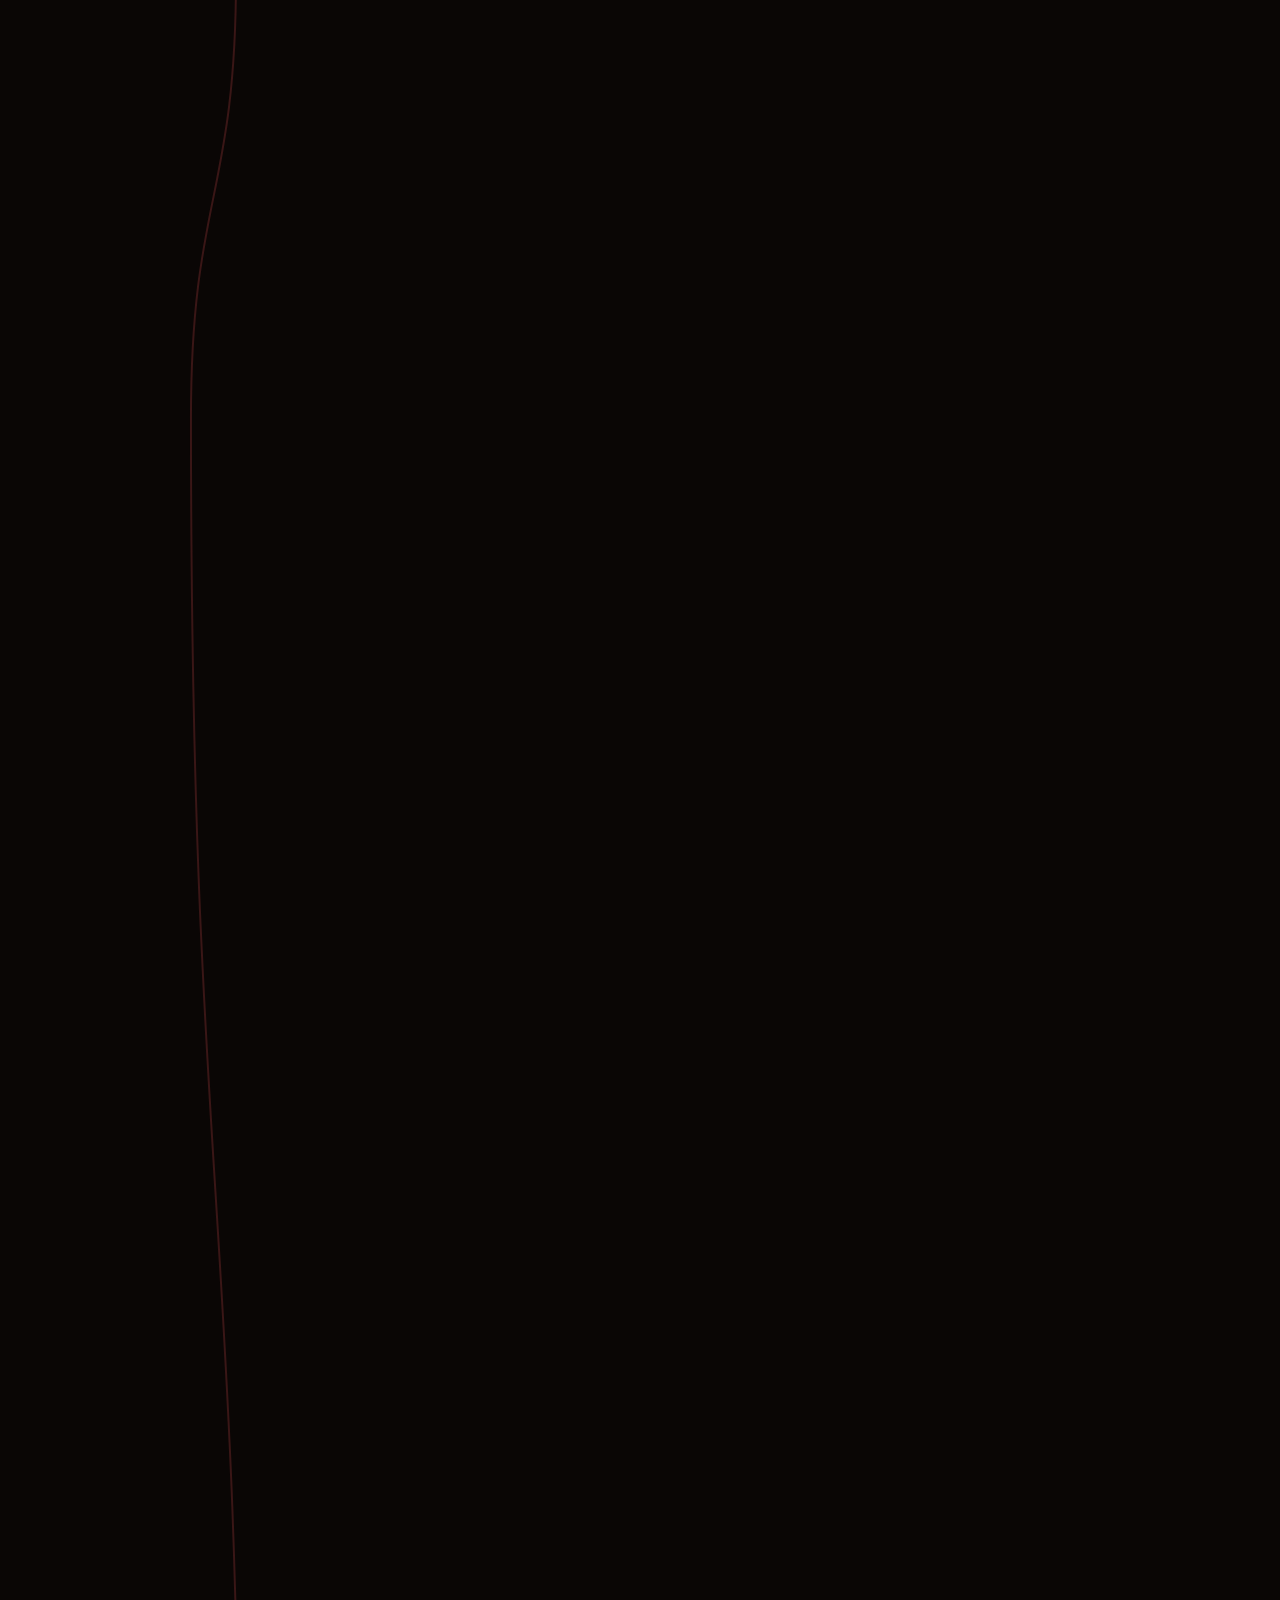
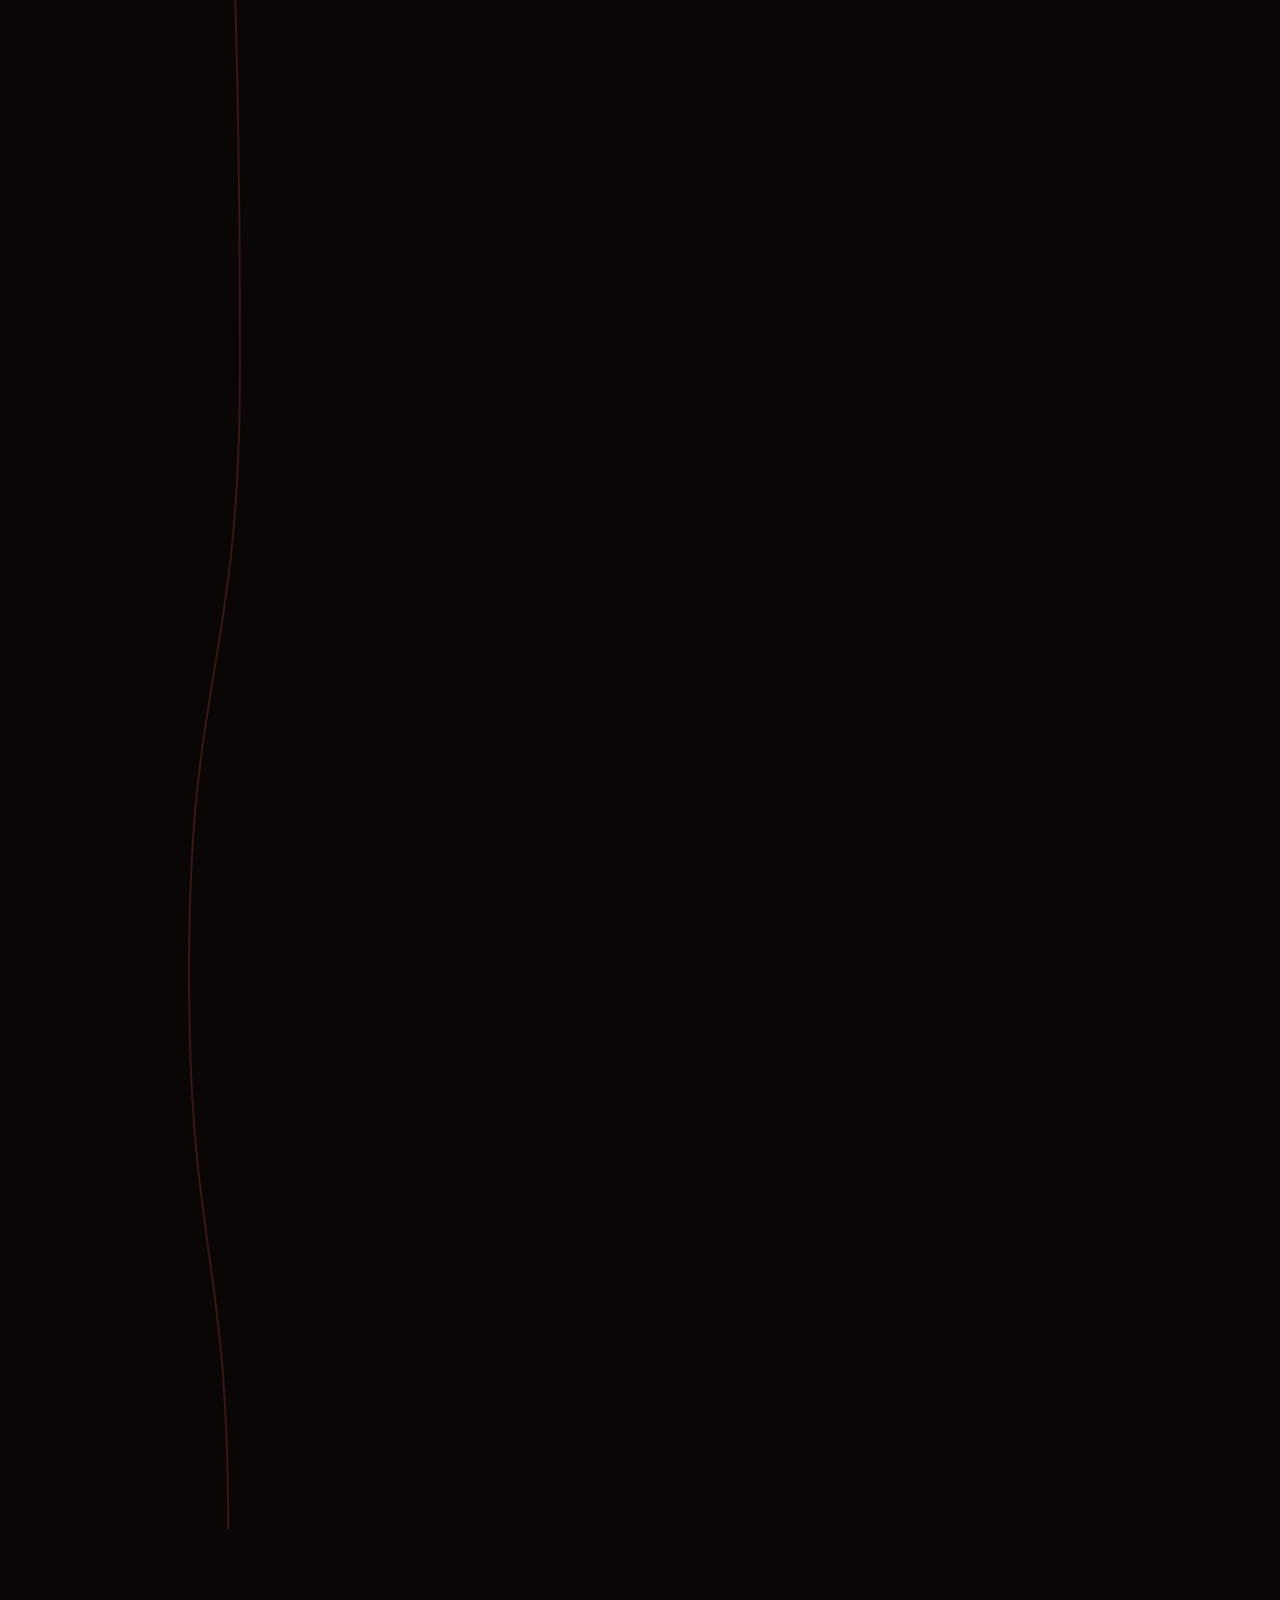
<file: complete_file.html>
<!DOCTYPE html>
<html lang="en" data-theme="dark">

<head>
    <meta charset="UTF-8">
    <meta name="viewport" content="width=device-width, initial-scale=1.0">
    <title>Madiha — Data Science Portfolio</title>
    <style>
        @import url('https://fonts.googleapis.com/css2?family=Space+Grotesk:wght@400;500;600;700&family=Inter:wght@400;500;600&family=JetBrains+Mono:wght@400;500&display=swap');

        :root {
            --void: #0a0605;
            --surface: #150a0a;
            --surface-raised: #1d0f0f;
            --line: #3a1616;
            --red: #d4213b;
            --red-bright: #ff3350;
            --red-dim: #7a1424;
            --gold: #e8b43a;
            --silver: #c7ccd6;
            --bronze: #c96a3e;
            --text: #f3e6e4;
            --muted: #a9827e;
            --font-display: 'Space Grotesk', sans-serif;
            --font-body: 'Inter', sans-serif;
            --font-mono: 'JetBrains Mono', monospace;
            --glass-bg: rgba(255, 255, 255, 0.04);
            --glass-bg-hover: rgba(255, 255, 255, 0.075);
            --glass-border: rgba(255, 255, 255, 0.09);
            --glass-shine: rgba(255, 255, 255, 0.35);
        }

        html {
            scroll-behavior: smooth;
        }

        html[data-theme="light"] {
            --void: #faf3f0;
            --surface: #ffffff;
            --surface-raised: #fdf6f4;
            --line: #e9d6d1;
            --red: #c21632;
            --red-bright: #e0263f;
            --red-dim: #f3d4d8;
            --text: #1c0e0d;
            --muted: #7a5c58;
            --glass-bg: rgba(255, 255, 255, 0.55);
            --glass-bg-hover: rgba(255, 255, 255, 0.8);
            --glass-border: rgba(255, 255, 255, 0.7);
            --glass-shine: rgba(255, 255, 255, 0.9);
        }

        * {
            margin: 0;
            padding: 0;
            box-sizing: border-box;
        }

        body {
            background: var(--void);
            color: var(--text);
            font-family: var(--font-body);
            line-height: 1.6;
            overflow-x: hidden;
            transition: background .4s ease, color .4s ease;
        }

        a {
            color: inherit;
            text-decoration: none;
        }

        ::selection {
            background: var(--red);
            color: #fff;
        }

        @media (hover:hover) and (pointer:fine) {
            body {
                cursor: none;
            }
        }

        /* ---------- Custom cursor ---------- */
        #cursorDot,
        #cursorRing {
            position: fixed;
            top: 0;
            left: 0;
            pointer-events: none;
            z-index: 9999;
            border-radius: 50%;
            transform: translate(-50%, -50%);
            will-change: transform;
        }

        #cursorDot {
            width: 6px;
            height: 6px;
            background: var(--red-bright);
            box-shadow: 0 0 8px var(--red-bright);
        }

        #cursorRing {
            width: 34px;
            height: 34px;
            border: 1.4px solid var(--red-bright);
            transition: width .25s ease, height .25s ease, background .25s ease;
            display: flex;
            align-items: center;
            justify-content: center;
        }

        #cursorRing svg {
            width: 12px;
            height: 12px;
            opacity: 0;
            transition: opacity .2s ease, transform .2s ease;
            transform: scale(0.6);
        }

        #cursorRing.hovering {
            width: 64px;
            height: 64px;
            background: color-mix(in srgb, var(--red-bright) 12%, transparent);
        }

        #cursorRing.hovering svg {
            opacity: 1;
            transform: scale(1);
        }

        @media (hover:none),
        (pointer:coarse) {

            #cursorDot,
            #cursorRing {
                display: none;
            }
        }

        /* ---------- Top bar ---------- */
        .topbar {
            position: fixed;
            top: 0;
            left: 0;
            right: 0;
            display: flex;
            justify-content: space-between;
            align-items: center;
            padding: 20px 6vw;
            z-index: 100;
            backdrop-filter: blur(10px);
            background: color-mix(in srgb, var(--void) 75%, transparent);
            border-bottom: 1px solid var(--line);
        }

        .logo {
            font-family: var(--font-display);
            font-weight: 700;
            font-size: 1.1rem;
            letter-spacing: 0.08em;
        }

        .logo span {
            color: var(--red-bright);
        }

        .theme-toggle {
            border: 1px solid var(--line);
            background: var(--surface);
            color: var(--text);
            border-radius: 100px;
            padding: 8px 16px;
            font-family: var(--font-mono);
            font-size: 0.7rem;
            letter-spacing: 0.05em;
            cursor: pointer;
            transition: border-color .2s ease, transform .15s ease;
        }

        .theme-toggle:hover {
            border-color: var(--red);
        }

        .theme-toggle:active {
            transform: scale(0.96);
        }

        .theme-toggle:focus-visible {
            outline: 2px solid var(--red-bright);
            outline-offset: 2px;
        }

        /* ---------- Hero ---------- */
        .hero {
            min-height: 100vh;
            display: flex;
            flex-direction: column;
            justify-content: center;
            align-items: center;
            text-align: center;
            padding: 0 6vw;
            position: relative;
        }

        .hero::before {
            content: "";
            position: absolute;
            top: -20%;
            right: -10%;
            width: 60vw;
            height: 60vw;
            background: radial-gradient(circle, var(--red-dim) 0%, transparent 70%);
            opacity: 0.35;
            pointer-events: none;
            filter: blur(40px);
        }

        .avatar {
            width: 96px;
            height: 96px;
            border-radius: 50%;
            display: flex;
            align-items: center;
            justify-content: center;
            font-family: var(--font-display);
            font-weight: 700;
            font-size: 2.4rem;
            color: var(--red-bright);
            background: var(--glass-bg);
            backdrop-filter: blur(18px) saturate(160%);
            -webkit-backdrop-filter: blur(18px) saturate(160%);
            border: 1px solid var(--glass-border);
            box-shadow: inset 0 1px 0 var(--glass-shine), 0 8px 30px rgba(0, 0, 0, 0.3), 0 0 0 6px color-mix(in srgb, var(--red) 10%, transparent);
            margin-bottom: 1.6rem;
        }

        .eyebrow {
            font-family: var(--font-mono);
            color: var(--red-bright);
            font-size: 0.8rem;
            letter-spacing: 0.15em;
            text-transform: uppercase;
            margin-bottom: 1.2rem;
            display: flex;
            align-items: center;
            justify-content: center;
            gap: 10px;
        }

        .eyebrow::before {
            content: "";
            width: 28px;
            height: 1px;
            background: var(--red-bright);
        }

        h1.name {
            font-family: var(--font-display);
            font-weight: 700;
            font-size: clamp(3rem, 10vw, 7.5rem);
            line-height: 0.95;
            letter-spacing: -0.02em;
            text-transform: uppercase;
        }

        h1.name .accent {
            color: var(--red-bright);
        }

        .tagline-rotator {
            height: 1.6em;
            overflow: hidden;
            position: relative;
            margin: 0.9rem auto 0;
            max-width: 640px;
            width: 100%;
        }

        .tagline-rotator span {
            position: absolute;
            left: 50%;
            top: 0;
            transform: translate(-50%, 16px);
            font-family: var(--font-mono);
            font-size: 0.95rem;
            color: var(--red-bright);
            opacity: 0;
            transition: opacity .5s ease, transform .5s ease;
            white-space: nowrap;
        }

        .tagline-rotator span.active {
            opacity: 1;
            transform: translate(-50%, 0);
        }

        .tagline-rotator span::before {
            content: "› ";
        }

        .role {
            font-family: var(--font-display);
            font-size: clamp(1.1rem, 2.4vw, 1.6rem);
            color: var(--muted);
            margin: 1.2rem auto 0;
            max-width: 640px;
        }

        .hero-contact {
            display: flex;
            flex-wrap: wrap;
            justify-content: center;
            gap: 14px;
            margin-top: 2.5rem;
        }

        .hero-contact a,
        .hero-contact span {
            font-family: var(--font-mono);
            font-size: 0.78rem;
            border: 1px solid var(--glass-border);
            background: var(--glass-bg);
            backdrop-filter: blur(14px) saturate(160%);
            -webkit-backdrop-filter: blur(14px) saturate(160%);
            padding: 9px 16px;
            border-radius: 100px;
            color: var(--muted);
            transition: all .2s ease;
            display: inline-flex;
            align-items: center;
            gap: 6px;
        }

        .hero-contact a:hover {
            color: var(--text);
            border-color: var(--red);
            background: var(--glass-bg-hover);
            transform: translateY(-2px);
        }

        .hero-contact a.cta {
            color: var(--void);
            background: var(--red-bright);
            border-color: var(--red-bright);
            font-weight: 600;
        }

        .hero-contact a.cta:hover {
            background: var(--red);
            color: #fff;
        }

        .scroll-cue {
            position: absolute;
            bottom: 20px;
            left: 50%;
            transform: translateX(-50%);
            font-family: var(--font-mono);
            font-size: 0.7rem;
            color: var(--muted);
            letter-spacing: 0.1em;
            display: flex;
            align-items: center;
            gap: 10px;
        }

        .scroll-cue .bar {
            width: 1px;
            height: 36px;
            background: linear-gradient(var(--red-bright), transparent);
            animation: pulse-bar 1.8s ease-in-out infinite;
        }

        @keyframes pulse-bar {

            0%,
            100% {
                opacity: 0.3
            }

            50% {
                opacity: 1
            }
        }

        /* ---------- Roadmap shell ---------- */
        .roadmap {
            position: relative;
            padding: 4vh 6vw 6vh;
            max-width: 1100px;
            margin: 0 auto;
        }

        .road-svg {
            position: absolute;
            top: 0;
            left: 0;
            width: 100%;
            height: 100%;
            pointer-events: none;
            z-index: 0;
        }

        .checkpoint {
            position: relative;
            padding-left: 74px;
            margin-bottom: 16vh;
            opacity: 0.25;
            transform: translateY(20px);
            transition: opacity .6s ease, transform .6s ease;
            z-index: 1;
        }

        .checkpoint.in-view {
            opacity: 1;
            transform: translateY(0);
        }

        .node {
            position: absolute;
            top: 2px;
            width: 18px;
            height: 18px;
            border-radius: 50%;
            background: var(--void);
            border: 2px solid var(--line);
            transition: border-color .4s ease, box-shadow .4s ease, background .4s ease, left .3s ease;
        }

        .checkpoint.in-view .node {
            border-color: var(--red-bright);
            background: var(--red-bright);
            box-shadow: 0 0 0 5px color-mix(in srgb, var(--red-bright) 20%, transparent), 0 0 16px var(--red-bright);
        }

        .wiggle-1 .node {
            left: 6px;
        }

        .wiggle-2 .node {
            left: 52px;
        }

        .wiggle-3 .node {
            left: -4px;
        }

        .wiggle-4 .node {
            left: 56px;
        }

        .wiggle-5 .node {
            left: 4px;
        }

        .wiggle-6 .node {
            left: 44px;
        }

        @media (max-width:640px) {
            .checkpoint {
                padding-left: 50px;
            }

            .wiggle-1 .node,
            .wiggle-2 .node,
            .wiggle-3 .node,
            .wiggle-4 .node,
            .wiggle-5 .node,
            .wiggle-6 .node {
                left: 2px;
            }
        }

        .check-num {
            font-family: var(--font-mono);
            color: var(--red-bright);
            font-size: 0.75rem;
            letter-spacing: 0.1em;
            margin-bottom: 0.6rem;
            display: block;
        }

        .check-title {
            font-family: var(--font-display);
            font-weight: 700;
            font-size: clamp(1.6rem, 4vw, 2.4rem);
            text-transform: uppercase;
            letter-spacing: -0.01em;
            margin-bottom: 1.6rem;
        }

        .check-sub {
            font-family: var(--font-body);
            color: var(--muted);
            font-size: 0.95rem;
            max-width: 560px;
            margin: -1rem 0 1.8rem;
        }

        /* ---------- Skills (minimal premium grid) ---------- */
        .skill-groups {
            display: grid;
            grid-template-columns: repeat(auto-fit, minmax(250px, 1fr));
            gap: 1.4rem;
        }

        .skill-card {
            position: relative;
            background: var(--glass-bg);
            backdrop-filter: blur(18px) saturate(160%);
            -webkit-backdrop-filter: blur(18px) saturate(160%);
            border: 1px solid var(--glass-border);
            box-shadow: inset 0 1px 0 var(--glass-shine), 0 8px 30px rgba(0, 0, 0, 0.25);
            border-radius: 18px;
            padding: 1.7rem 1.7rem;
            transition: border-color .3s cubic-bezier(.22, 1, .36, 1), transform .3s cubic-bezier(.22, 1, .36, 1), box-shadow .3s cubic-bezier(.22, 1, .36, 1), background .3s cubic-bezier(.22, 1, .36, 1);
            will-change: transform;
            overflow: hidden;
        }

        .skill-card::before {
            content: "";
            position: absolute;
            inset: 0;
            opacity: 0;
            background: radial-gradient(220px circle at var(--mx, 50%) var(--my, 50%), color-mix(in srgb, var(--red) 18%, transparent), transparent 70%);
            transition: opacity .3s ease;
            pointer-events: none;
        }

        .skill-card:hover::before {
            opacity: 1;
        }

        .skill-card:hover {
            border-color: var(--red);
            background: var(--glass-bg-hover);
            box-shadow: inset 0 1px 0 var(--glass-shine), 0 16px 46px rgba(0, 0, 0, 0.35), 0 0 0 1px color-mix(in srgb, var(--red) 25%, transparent);
        }

        .skill-icon {
            width: 40px;
            height: 40px;
            border-radius: 11px;
            display: flex;
            align-items: center;
            justify-content: center;
            background: color-mix(in srgb, var(--red) 16%, transparent);
            margin-bottom: 1.1rem;
            color: var(--red-bright);
            transition: transform .3s cubic-bezier(.22, 1, .36, 1);
        }

        .skill-icon svg {
            width: 19px;
            height: 19px;
        }

        .skill-card:hover .skill-icon {
            transform: scale(1.08) rotate(-4deg);
        }

        .skill-card h3 {
            font-family: var(--font-display);
            font-size: 1.05rem;
            font-weight: 600;
            letter-spacing: -0.005em;
            margin-bottom: 0.3rem;
        }

        .skill-card .skill-desc {
            font-size: 0.82rem;
            color: var(--muted);
            margin-bottom: 1rem;
            max-width: 34ch;
        }

        .tag-row {
            display: flex;
            flex-wrap: wrap;
            gap: 8px;
            margin-top: 0.9rem;
        }

        .tag {
            font-family: var(--font-mono);
            font-size: 0.74rem;
            padding: 5px 11px;
            border-radius: 100px;
            background: var(--surface-raised);
            border: 1px solid var(--line);
            color: var(--text);
            transition: border-color .25s ease, box-shadow .25s ease, transform .2s ease;
        }

        .tag:hover {
            border-color: var(--red-bright);
            box-shadow: 0 0 0 1px color-mix(in srgb, var(--red-bright) 30%, transparent), 0 0 14px color-mix(in srgb, var(--red-bright) 25%, transparent);
            transform: translateY(-1px);
        }

        /* ---------- Experience ---------- */
        .exp-card {
            background: var(--glass-bg);
            backdrop-filter: blur(18px) saturate(160%);
            -webkit-backdrop-filter: blur(18px) saturate(160%);
            border: 1px solid var(--glass-border);
            border-left: 3px solid var(--red);
            box-shadow: inset 0 1px 0 var(--glass-shine), 0 8px 30px rgba(0, 0, 0, 0.25);
            border-radius: 14px;
            padding: 1.6rem 1.8rem;
            transition: background .25s ease, transform .15s ease;
            will-change: transform;
        }

        .exp-card .exp-top {
            display: flex;
            flex-wrap: wrap;
            justify-content: space-between;
            gap: 10px;
            margin-bottom: 0.6rem;
        }

        .exp-card h3 {
            font-family: var(--font-display);
            font-size: 1.15rem;
            font-weight: 600;
        }

        .exp-date {
            font-family: var(--font-mono);
            font-size: 0.75rem;
            color: var(--muted);
        }

        .exp-card p {
            color: var(--muted);
            margin-bottom: 0.9rem;
        }

        /* ---------- Projects (carousel) ---------- */
        .carousel {
            position: relative;
        }

        .carousel-track {
            display: flex;
            transition: transform .5s cubic-bezier(.65, 0, .35, 1);
        }

        .carousel-slide {
            flex: 0 0 100%;
            padding-right: 8px;
        }

        .project-card {
            background: var(--glass-bg);
            backdrop-filter: blur(18px) saturate(160%);
            -webkit-backdrop-filter: blur(18px) saturate(160%);
            border: 1px solid var(--glass-border);
            box-shadow: inset 0 1px 0 var(--glass-shine), 0 8px 30px rgba(0, 0, 0, 0.25);
            border-radius: 16px;
            padding: 2rem 2.2rem;
            position: relative;
            overflow: hidden;
            min-height: 230px;
            transition: border-color .3s cubic-bezier(.22, 1, .36, 1), background .3s cubic-bezier(.22, 1, .36, 1), box-shadow .3s cubic-bezier(.22, 1, .36, 1), transform .3s cubic-bezier(.22, 1, .36, 1);
            will-change: transform;
        }

        .project-card:hover {
            border-color: var(--red);
            background: var(--glass-bg-hover);
            box-shadow: inset 0 1px 0 var(--glass-shine), 0 20px 54px rgba(0, 0, 0, 0.4);
        }

        .project-card::after {
            content: "";
            position: absolute;
            top: 0;
            right: 0;
            width: 160px;
            height: 160px;
            background: radial-gradient(circle, var(--red-dim) 0%, transparent 70%);
            opacity: 0.5;
            pointer-events: none;
        }

        .project-num {
            font-family: var(--font-mono);
            font-size: 0.75rem;
            color: var(--red-bright);
            margin-bottom: 0.5rem;
        }

        .project-card h3 {
            font-family: var(--font-display);
            font-size: 1.4rem;
            font-weight: 600;
            margin-bottom: 0.6rem;
        }

        .project-card p {
            color: var(--muted);
            margin-bottom: 1rem;
            max-width: 640px;
        }

        .project-link {
            font-family: var(--font-mono);
            font-size: 0.75rem;
            color: var(--red-bright);
            border-bottom: 1px solid var(--red-bright);
            padding-bottom: 2px;
            display: inline-flex;
            align-items: center;
            gap: 4px;
        }

        .project-link .arrow {
            display: inline-block;
            transition: transform .3s cubic-bezier(.22, 1, .36, 1);
        }

        .project-link:hover .arrow {
            transform: translateX(3px);
        }

        .carousel-nav {
            display: flex;
            align-items: center;
            gap: 16px;
            margin-top: 1.4rem;
        }

        .c-btn {
            width: 38px;
            height: 38px;
            border-radius: 50%;
            border: 1px solid var(--glass-border);
            background: var(--glass-bg);
            color: var(--text);
            font-size: 1rem;
            cursor: pointer;
            display: flex;
            align-items: center;
            justify-content: center;
            transition: border-color .2s ease, transform .15s ease;
        }

        .c-btn:hover {
            border-color: var(--red);
            transform: scale(1.08);
        }

        .c-dots {
            display: flex;
            gap: 8px;
        }

        .c-dot {
            width: 7px;
            height: 7px;
            border-radius: 50%;
            background: var(--line);
            cursor: pointer;
            transition: background .2s ease, transform .2s ease;
        }

        .c-dot.on {
            background: var(--red-bright);
            transform: scale(1.3);
        }

        .c-info {
            font-family: var(--font-mono);
            font-size: 0.72rem;
            color: var(--muted);
            margin-left: auto;
        }

        /* ---------- Certifications (Marquee Showcase) ---------- */
        .cert-showcase {
            display: flex;
            flex-direction: column;
            gap: 30px;
            overflow: hidden;
            width: 100vw;
            margin-left: calc(-50vw + 50%);
            padding: 20px 0;
        }

        .marquee-track {
            display: flex;
            gap: 30px;
            width: max-content;
            animation: marquee 35s linear infinite;
            padding: 10px 0;
            will-change: transform;
        }

        .marquee-track.reverse {
            animation: marquee-reverse 35s linear infinite;
        }

        .marquee-track:hover {
            animation-play-state: paused;
        }

        @keyframes marquee {
            0% {
                transform: translateX(0);
            }

            100% {
                transform: translateX(calc(-50% - 15px));
            }
        }

        @keyframes marquee-reverse {
            0% {
                transform: translateX(calc(-50% - 15px));
            }

            100% {
                transform: translateX(0);
            }
        }

        .cert-card-marquee {
            display: flex;
            flex-direction: row;
            align-items: center;
            width: 420px;
            background: var(--glass-bg);
            backdrop-filter: blur(18px) saturate(160%);
            -webkit-backdrop-filter: blur(18px) saturate(160%);
            border: 1px solid var(--glass-border);
            border-radius: 18px;
            padding: 18px;
            gap: 18px;
            box-shadow: inset 0 1px 0 var(--glass-shine), 0 8px 30px rgba(0, 0, 0, 0.25);
            transition: transform .3s ease, border-color .3s ease, box-shadow .3s ease;
            flex-shrink: 0;
        }

        .cert-card-marquee:hover {
            transform: translateY(-5px);
            border-color: var(--red);
            box-shadow: inset 0 1px 0 var(--glass-shine), 0 16px 46px rgba(0, 0, 0, 0.35);
        }

        .cert-card-marquee .cert-media {
            position: relative;
            border-radius: 12px;
            overflow: hidden;
            width: 56px;
            height: 56px;
            flex: 0 0 56px;
            box-shadow: 0 6px 18px rgba(0, 0, 0, 0.25);
        }

        .cert-card-marquee:hover .cert-media {
            transform: scale(1.06);
            transition: transform .3s ease;
        }

        .cert-card-marquee .cert-media-inner {
            position: absolute;
            inset: 0;
            display: flex;
            align-items: center;
            justify-content: center;
            background: radial-gradient(circle at 30% 20%, color-mix(in srgb, var(--red-bright) 35%, transparent) 0%, transparent 55%), linear-gradient(150deg, var(--surface-raised) 0%, var(--void) 100%);
        }

        .cert-card-marquee .cert-media-inner svg {
            width: 55%;
            height: 55%;
            color: var(--red-bright);
            opacity: 0.9;
            filter: drop-shadow(0 2px 8px color-mix(in srgb, var(--red-bright) 40%, transparent));
        }

        .cert-card-marquee .cert-media::after {
            content: "";
            position: absolute;
            inset: 0;
            border: 1px solid var(--glass-border);
            border-radius: 12px;
            pointer-events: none;
        }

        .cert-card-marquee .cert-content {
            display: flex;
            flex-direction: column;
            gap: 4px;
            flex: 1;
            min-width: 0;
        }

        .cert-card-marquee .cert-eyebrow {
            display: flex;
            align-items: center;
            gap: 6px;
            font-family: var(--font-mono);
            font-size: 0.65rem;
            letter-spacing: 0.12em;
            text-transform: uppercase;
            color: var(--red-bright);
        }

        .cert-card-marquee .cert-eyebrow svg {
            width: 12px;
            height: 12px;
        }

        .cert-card-marquee .cert-content h3 {
            font-family: var(--font-display);
            font-size: 1.25rem;
            font-weight: 700;
            line-height: 1.15;
            letter-spacing: -0.01em;
        }

        .cert-card-marquee .cert-issuer-line {
            font-family: var(--font-mono);
            font-size: 0.72rem;
            color: var(--muted);
        }

        .cert-card-marquee p.cert-desc {
            display: none;
        }

        /* ---------- Education (milestone rail) ---------- */
        .edu-rail {
            position: relative;
            display: flex;
            flex-direction: column;
            gap: 1rem;
            padding-left: 22px;
        }

        .edu-rail::before {
            content: "";
            position: absolute;
            left: 21px;
            top: 22px;
            bottom: 22px;
            width: 1px;
            background: linear-gradient(var(--line), transparent);
        }

        .edu-item {
            position: relative;
            display: flex;
            gap: 1.2rem;
            align-items: flex-start;
            padding: 1.2rem 1.4rem;
            border: 1px solid var(--glass-border);
            background: var(--glass-bg);
            backdrop-filter: blur(18px) saturate(160%);
            -webkit-backdrop-filter: blur(18px) saturate(160%);
            box-shadow: inset 0 1px 0 var(--glass-shine);
            border-radius: 14px;
            transition: background .3s cubic-bezier(.22, 1, .36, 1), border-color .3s cubic-bezier(.22, 1, .36, 1), transform .3s cubic-bezier(.22, 1, .36, 1), box-shadow .3s cubic-bezier(.22, 1, .36, 1);
            will-change: transform;
        }

        .edu-item:hover {
            border-color: var(--red);
            background: var(--glass-bg-hover);
            box-shadow: inset 0 1px 0 var(--glass-shine), 0 14px 34px rgba(0, 0, 0, .3);
        }

        .edu-badge {
            width: 44px;
            height: 44px;
            flex: 0 0 44px;
            border-radius: 50%;
            background: color-mix(in srgb, var(--red) 16%, transparent);
            display: flex;
            align-items: center;
            justify-content: center;
            color: var(--red-bright);
            transition: transform .3s cubic-bezier(.22, 1, .36, 1);
        }

        .edu-badge svg {
            width: 20px;
            height: 20px;
        }

        .edu-item:hover .edu-badge {
            transform: scale(1.08) rotate(-3deg);
        }

        .edu-top {
            display: flex;
            justify-content: space-between;
            flex-wrap: wrap;
            gap: 8px;
        }

        .edu-item h3 {
            font-family: var(--font-display);
            font-size: 1.05rem;
            font-weight: 600;
        }

        .edu-year {
            font-family: var(--font-mono);
            font-size: 0.75rem;
            color: var(--muted);
        }

        .edu-item p {
            color: var(--muted);
            font-size: 0.9rem;
            margin-top: 4px;
        }

        /* ---------- Contact ---------- */
        .contact-grid {
            display: grid;
            grid-template-columns: 1fr 1fr;
            gap: 2rem;
            align-items: stretch;
        }

        @media (max-width:760px) {
            .contact-grid {
                grid-template-columns: 1fr;
            }
        }

        .contact-info {
            background: var(--glass-bg);
            backdrop-filter: blur(18px) saturate(160%);
            -webkit-backdrop-filter: blur(18px) saturate(160%);
            border: 1px solid var(--glass-border);
            box-shadow: inset 0 1px 0 var(--glass-shine);
            border-radius: 16px;
            padding: 1.8rem;
            display: flex;
            flex-direction: column;
            justify-content: center;
        }

        .contact-info .c-label {
            font-family: var(--font-mono);
            font-size: 0.72rem;
            letter-spacing: 0.1em;
            text-transform: uppercase;
            color: var(--red-bright);
            margin-bottom: 1rem;
        }

        .avail {
            display: inline-flex;
            align-items: center;
            gap: 8px;
            font-family: var(--font-mono);
            font-size: 0.72rem;
            color: var(--red-bright);
            border: 1px solid var(--red-bright);
            padding: 6px 12px;
            border-radius: 100px;
            margin-bottom: 1rem;
        }

        .avail-dot {
            width: 6px;
            height: 6px;
            border-radius: 50%;
            background: var(--red-bright);
            animation: pulse-bar 1.8s ease-in-out infinite;
        }

        .contact-info p {
            color: var(--muted);
            margin-bottom: 1.2rem;
            font-size: 0.92rem;
        }

        .contact-links {
            display: flex;
            flex-direction: column;
            gap: 0.7rem;
        }

        .c-link {
            font-family: var(--font-mono);
            font-size: 0.82rem;
            padding: 10px 14px;
            border: 1px solid var(--glass-border);
            border-radius: 10px;
            display: flex;
            align-items: center;
            gap: 10px;
            transition: border-color .2s ease, transform .15s ease;
        }

        .c-link:hover {
            border-color: var(--red);
            transform: translateX(4px);
        }

        .contact-form {
            background: var(--glass-bg);
            backdrop-filter: blur(18px) saturate(160%);
            -webkit-backdrop-filter: blur(18px) saturate(160%);
            border: 1px solid var(--glass-border);
            box-shadow: inset 0 1px 0 var(--glass-shine);
            border-radius: 16px;
            padding: 1.8rem;
            display: flex;
            flex-direction: column;
            gap: 1rem;
        }

        .f-label {
            font-family: var(--font-mono);
            font-size: 0.7rem;
            color: var(--muted);
            text-transform: uppercase;
            letter-spacing: 0.06em;
            margin-bottom: 6px;
            display: block;
        }

        .f-input,
        .f-textarea {
            width: 100%;
            background: var(--surface-raised);
            border: 1px solid var(--line);
            border-radius: 8px;
            padding: 10px 12px;
            color: var(--text);
            font-family: var(--font-body);
            font-size: 0.9rem;
        }

        .f-textarea {
            min-height: 100px;
            resize: vertical;
        }

        .f-input:focus,
        .f-textarea:focus {
            outline: none;
            border-color: var(--red);
        }

        .f-submit {
            background: var(--red-bright);
            color: var(--void);
            border: none;
            padding: 12px 18px;
            border-radius: 100px;
            font-family: var(--font-mono);
            font-weight: 600;
            font-size: 0.85rem;
            cursor: pointer;
            transition: background .2s ease, transform .15s ease, box-shadow .2s ease;
            display: inline-flex;
            align-items: center;
            justify-content: center;
            gap: 6px;
        }

        .f-submit:hover {
            background: var(--red);
            transform: translateY(-2px);
            box-shadow: 0 10px 30px color-mix(in srgb, var(--red-bright) 35%, transparent);
        }

        .f-submit .arrow {
            display: inline-block;
            transition: transform .3s cubic-bezier(.22, 1, .36, 1);
        }

        .f-submit:hover .arrow {
            transform: translateX(3px);
        }

        .wiggle-6 {
            position: relative;
        }

        .wiggle-6::before {
            content: "";
            position: absolute;
            top: -10%;
            left: 50%;
            transform: translateX(-50%);
            width: 70vw;
            height: 70vw;
            max-width: 900px;
            max-height: 900px;
            background: radial-gradient(circle, var(--red-dim) 0%, transparent 65%);
            opacity: 0.28;
            filter: blur(60px);
            pointer-events: none;
            z-index: -1;
        }

        /* ---------- Footer / Ending section (small, envelope at right end) ---------- */
        footer {
            padding: 4vh 6vw 4vh;
            border-top: 1px solid var(--line);
            overflow: visible;
        }

        .footer-inner {
            display: flex;
            justify-content: space-between;
            align-items: center;
            gap: 2rem;
            flex-wrap: wrap;
        }

        .footer-content {
            text-align: left;
            flex: 1 1 auto;
            min-width: 220px;
        }

        .footer-closing {
            font-family: var(--font-mono);
            font-size: 0.89rem;
            font-weight: 700;
            color: var(--red-bright);
            letter-spacing: 0.02em;
            margin-top: 1.4rem;
            margin-bottom: 2.4rem;
        }


        /* Red square envelope — hover to fan out 4 cards beside it, in a row */
        .footer-hero {
            display: flex;
            justify-content: flex-end;
            flex: 0 0 auto;
        }

        .envelope-wrap {
            position: relative;
            width: 72px;
            height: 72px;
            cursor: pointer;
            flex-shrink: 0;
        }

        .envelope-square {
            position: relative;
            z-index: 5;
            width: 72px;
            height: 72px;
            border-radius: 18px;
            background: linear-gradient(145deg, var(--red-bright), var(--red));
            display: flex;
            align-items: center;
            justify-content: center;
            box-shadow: inset 0 1px 0 rgba(255, 255, 255, 0.3), 0 10px 28px color-mix(in srgb, var(--red-bright) 45%, transparent);
            transition: transform .35s cubic-bezier(.22, 1, .36, 1), box-shadow .35s cubic-bezier(.22, 1, .36, 1);
        }

        .envelope-square svg {
            width: 32px;
            height: 32px;
            color: #fff;
        }

        .envelope-wrap:hover .envelope-square {
            transform: scale(1.08) rotate(-3deg);
            box-shadow: inset 0 1px 0 rgba(255, 255, 255, 0.35), 0 16px 40px color-mix(in srgb, var(--red-bright) 60%, transparent);
        }

        .envelope-cards {
            position: absolute;
            left: 50%;
            bottom: 100%;
            transform: translateX(-50%);
            width: 0;
            height: 0;
            z-index: 1;
            pointer-events: none;
        }

        .envelope-card {
            position: absolute;
            left: 50%;
            bottom: 6px;
            width: 42px;
            height: 56px;
            margin-left: -21px;
            border-radius: 9px;
            background: var(--glass-bg);
            backdrop-filter: blur(16px) saturate(160%);
            -webkit-backdrop-filter: blur(16px) saturate(160%);
            border: 1px solid var(--glass-border);
            box-shadow: inset 0 1px 0 var(--glass-shine), 0 10px 24px rgba(0, 0, 0, 0.35);
            display: flex;
            align-items: center;
            justify-content: center;
            font-family: var(--font-display);
            font-weight: 700;
            font-size: 1.05rem;
            color: var(--red-bright);
            opacity: 0;
            transform: translate(0, 14px) scale(0.55) rotate(0deg);
            transition: opacity .45s cubic-bezier(.22, 1, .36, 1), transform .45s cubic-bezier(.22, 1, .36, 1);
        }

        .envelope-card:nth-child(1) {
            --x: -84px;
            --y: -26px;
            --r: -16deg;
            z-index: 1;
            transition-delay: 0ms;
        }

        .envelope-card:nth-child(2) {
            --x: -28px;
            --y: -52px;
            --r: -6deg;
            z-index: 2;
            transition-delay: 100ms;
        }

        .envelope-card:nth-child(3) {
            --x: 28px;
            --y: -52px;
            --r: 6deg;
            z-index: 3;
            transition-delay: 200ms;
        }

        .envelope-card:nth-child(4) {
            --x: 84px;
            --y: -26px;
            --r: 16deg;
            z-index: 4;
            transition-delay: 300ms;
        }

        @media (hover:hover) and (pointer:fine) {
            .envelope-wrap:hover .envelope-card {
                opacity: 1;
                transform: translate(var(--x), var(--y)) scale(1) rotate(var(--r));
            }
        }

        @media (max-width: 640px) {
            .footer-inner {
                justify-content: center;
                text-align: center;
            }

            .footer-content {
                text-align: center;
            }

            .footer-content .foot-links {
                justify-content: center;
            }

            .footer-hero {
                justify-content: center;
            }

            .envelope-wrap:active .envelope-card {
                opacity: 1;
                transform: translate(var(--x), var(--y)) scale(1) rotate(var(--r));
            }
        }

        footer .foot-links {
            display: flex;
            justify-content: flex-start;
            gap: 20px;
            flex-wrap: wrap;
            margin-bottom: 0.8rem;
        }

        footer .foot-links a {
            font-family: var(--font-mono);
            font-size: 0.8rem;
            color: var(--muted);
            border-bottom: 1px solid transparent;
            transition: color .2s ease, border-color .2s ease;
        }

        footer .foot-links a:hover {
            color: var(--red-bright);
            border-color: var(--red-bright);
        }

        footer .copyright {
            font-family: var(--font-mono);
            font-size: 0.7rem;
            color: var(--muted);
            opacity: 0.6;
        }

        /* ---------- Ambient background mesh ---------- */
        .bg-mesh {
            position: fixed;
            inset: 0;
            z-index: -1;
            pointer-events: none;
            overflow: hidden;
        }

        .bg-mesh span {
            position: absolute;
            border-radius: 50%;
            filter: blur(90px);
            opacity: 0.045;
            background: var(--red-bright);
            will-change: transform;
        }

        .bg-mesh span:nth-child(1) {
            width: 46vw;
            height: 46vw;
            top: -12%;
            left: -8%;
            animation: mesh-drift-a 46s ease-in-out infinite;
        }

        .bg-mesh span:nth-child(2) {
            width: 38vw;
            height: 38vw;
            bottom: -10%;
            right: -6%;
            animation: mesh-drift-b 54s ease-in-out infinite;
        }

        .bg-mesh span:nth-child(3) {
            width: 30vw;
            height: 30vw;
            top: 40%;
            left: 60%;
            animation: mesh-drift-a 60s ease-in-out infinite reverse;
            opacity: 0.03;
        }

        @keyframes mesh-drift-a {

            0%,
            100% {
                transform: translate(0, 0) scale(1);
            }

            50% {
                transform: translate(4%, 6%) scale(1.08);
            }
        }

        @keyframes mesh-drift-b {

            0%,
            100% {
                transform: translate(0, 0) scale(1);
            }

            50% {
                transform: translate(-5%, -4%) scale(1.06);
            }
        }

        /* ---------- Section reveal (opacity/translateY/blur/scale, stagger children) ---------- */
        .reveal {
            opacity: 0;
            transform: translateY(60px) scale(0.98);
            filter: blur(10px);
            transition: opacity .9s cubic-bezier(.22, 1, .36, 1), transform .9s cubic-bezier(.22, 1, .36, 1), filter .9s cubic-bezier(.22, 1, .36, 1);
            will-change: opacity, transform, filter;
        }

        .reveal.in-view {
            opacity: 1;
            transform: translateY(0) scale(1);
            filter: blur(0);
        }

        .reveal-child {
            opacity: 0;
            transform: translateY(32px);
            transition: opacity .7s cubic-bezier(.22, 1, .36, 1), transform .7s cubic-bezier(.22, 1, .36, 1);
        }

        .reveal.in-view .reveal-child {
            opacity: 1;
            transform: translateY(0);
        }

        .reveal.in-view .reveal-child:nth-child(1) {
            transition-delay: 0ms;
        }

        .reveal.in-view .reveal-child:nth-child(2) {
            transition-delay: 120ms;
        }

        .reveal.in-view .reveal-child:nth-child(3) {
            transition-delay: 240ms;
        }

        .reveal.in-view .reveal-child:nth-child(4) {
            transition-delay: 360ms;
        }

        .reveal.in-view .reveal-child:nth-child(5) {
            transition-delay: 480ms;
        }

        .reveal.in-view .reveal-child:nth-child(6) {
            transition-delay: 600ms;
        }

        /* ---------- Section heading reveal accent ---------- */
        .check-title {
            position: relative;
        }

        .check-title::after {
            content: "";
            display: block;
            width: 0;
            height: 2px;
            margin-top: 0.55rem;
            background: linear-gradient(90deg, var(--red-bright), transparent);
            transition: width .8s cubic-bezier(.22, 1, .36, 1) .2s;
        }

        .reveal.in-view .check-title::after {
            width: 120px;
        }

        .check-num {
            position: relative;
            padding-left: 20px;
        }

        .check-num::before {
            content: "";
            position: absolute;
            left: 0;
            top: 50%;
            width: 8px;
            height: 8px;
            margin-top: -4px;
            border-radius: 50%;
            background: var(--red-bright);
            box-shadow: 0 0 10px var(--red-bright);
            transform: scale(0);
            transition: transform .5s cubic-bezier(.22, 1, .36, 1);
        }

        .reveal.in-view .check-num::before {
            transform: scale(1);
        }

        /* ---------- Premium buttons / links / chips ---------- */
        .hero-contact a,
        .c-link,
        footer .foot-links a {
            position: relative;
        }

        .hero-contact a::after,
        .c-link::after {
            content: "";
        }

        footer .foot-links a {
            position: relative;
            padding-bottom: 2px;
        }

        footer .foot-links a::before {
            content: "";
            position: absolute;
            left: 0;
            bottom: -1px;
            width: 0;
            height: 1px;
            background: var(--red-bright);
            transition: width .3s cubic-bezier(.22, 1, .36, 1);
        }

        footer .foot-links a:hover::before {
            width: 100%;
        }

        .hero-contact a.cta,
        .c-link {
            overflow: hidden;
        }

        .hero-contact a.cta span.arrow,
        .c-link span.arrow {
            display: inline-block;
            transition: transform .3s cubic-bezier(.22, 1, .36, 1);
        }

        .hero-contact a.cta:hover span.arrow,
        .c-link:hover span.arrow {
            transform: translateX(3px);
        }

        .social-icon {
            display: inline-flex;
            transition: transform .25s cubic-bezier(.22, 1, .36, 1);
        }

        .hero-contact a:hover .social-icon,
        .c-link:hover .social-icon {
            transform: rotate(3deg) scale(1.05);
        }

        .icon-inline {
            width: 14px;
            height: 14px;
            flex: 0 0 auto;
        }

        /* Ripple for buttons */
        .ripple {
            position: relative;
            overflow: hidden;
        }

        .ripple-fx {
            position: absolute;
            border-radius: 50%;
            background: rgba(255, 255, 255, 0.35);
            transform: scale(0);
            animation: ripple-anim .6s ease-out;
            pointer-events: none;
        }

        @keyframes ripple-anim {
            to {
                transform: scale(2.6);
                opacity: 0;
            }
        }

        /* ---------- Intro: cinematic shooting star sequence ---------- */
        #introLoader {
            position: fixed;
            inset: 0;
            z-index: 10000;
            background: var(--void);
            display: flex;
            align-items: center;
            justify-content: center;
            overflow: hidden;
            transition: opacity .9s cubic-bezier(.22, 1, .36, 1), visibility .9s;
        }

        #introLoader.hide {
            opacity: 0;
            visibility: hidden;
            pointer-events: none;
        }

        .intro-trail-svg {
            position: absolute;
            inset: 0;
            width: 100%;
            height: 100%;
            pointer-events: none;
            filter: blur(1px);
            transition: opacity .6s ease;
            will-change: opacity;
        }

        .intro-star {
            position: absolute;
            top: 0;
            left: 0;
            width: 7px;
            height: 7px;
            border-radius: 50%;
            background: #fff;
            box-shadow: 0 0 10px 3px var(--red-bright), 0 0 28px 9px color-mix(in srgb, var(--red-bright) 55%, transparent);
            opacity: 0;
            pointer-events: none;
            transition: opacity .5s ease;
            will-change: transform, opacity;
        }

        .intro-text-lockup {
            position: relative;
            display: flex;
            flex-direction: row;
            flex-wrap: wrap;
            justify-content: center;
            align-items: baseline;
            gap: 0.6em;
            padding: 0 5vw;
        }

        #introLoader .intro-word {
            position: relative;
            font-family: var(--font-display);
            font-weight: 700;
            letter-spacing: -0.01em;
            color: var(--text);
            font-size: clamp(2.2rem, 9vw, 6.4rem);
            opacity: 0;
            filter: blur(14px);
            transform: scale(0.92);
            transition: opacity .8s cubic-bezier(.22, 1, .36, 1), filter .8s cubic-bezier(.22, 1, .36, 1), transform .8s cubic-bezier(.22, 1, .36, 1);
            text-align: center;
        }

        .intro-text-lockup .intro-word:nth-child(2) {
            transition-delay: 140ms;
        }

        #introLoader .intro-word.show {
            opacity: 1;
            filter: blur(0);
            transform: scale(1);
        }

        #introLoader .intro-word .accent {
            color: var(--red-bright);
        }

        body.intro-active {
            overflow: hidden;
        }

        body:not(.intro-active) #introLoader {
            display: none;
        }

        .logo {
            cursor: pointer;
        }

        @media (prefers-reduced-motion: reduce) {
            * {
                animation: none !important;
                transition: none !important;
            }

            #introLoader {
                display: none !important;
            }

            .reveal {
                opacity: 1 !important;
                transform: none !important;
                filter: none !important;
            }

            .reveal-child {
                opacity: 1 !important;
                transform: none !important;
            }
        }
    </style>
</head>

<body class="intro-active">

    <div id="introLoader" aria-hidden="true">
        <svg id="introTrail" class="intro-trail-svg">
            <defs>
                <linearGradient id="trailGrad" x1="0%" y1="0%" x2="100%" y2="100%">
                    <stop offset="0%" stop-color="var(--red-bright)" stop-opacity="0" />
                    <stop offset="55%" stop-color="var(--red-bright)" stop-opacity="0.55" />
                    <stop offset="100%" stop-color="#ffffff" stop-opacity="0.95" />
                </linearGradient>
            </defs>
            <path id="introTrailPath" fill="none" stroke="url(#trailGrad)" stroke-width="2" stroke-linecap="round" />
        </svg>
        <div class="intro-star" id="introStar"></div>
        <div class="intro-text-lockup" id="introTextLockup">
            <span class="intro-word" data-w="0">MADIHA<span class="accent">'S</span></span>
            <span class="intro-word" data-w="1">PORTFOLIO<span class="accent">.</span></span>
        </div>
    </div>

    <div class="bg-mesh" aria-hidden="true"><span></span><span></span><span></span></div>

    <div id="cursorRing"><svg viewBox="0 0 24 24" fill="none" stroke="currentColor" stroke-width="2"
            stroke-linecap="round" stroke-linejoin="round">
            <line x1="5" y1="12" x2="19" y2="12"></line>
            <polyline points="12 5 19 12 12 19"></polyline>
        </svg></div>
    <div id="cursorDot"></div>

    <div class="topbar">
        <div class="logo" id="logoBtn" role="button" tabindex="0" aria-label="Restart portfolio">MADIHA<span>.</span>
        </div>
        <button class="theme-toggle" id="themeToggle">DARK MODE</button>
    </div>

    <section class="hero">
        <div class="avatar">M</div>
        <div class="eyebrow">B.Tech CSE — Data Science · Presidency University</div>
        <h1 class="name">Madiha<span class="accent">.</span></h1>
        <div class="tagline-rotator" id="taglineRotator">
            <span class="active">Python Developer</span>
            <span>Data Enthusiast</span>
            <span>Emerging Data Scientist</span>
        </div>
        <p class="role">Turning raw data into working systems — models, dashboards and interfaces that hold up outside a
            notebook.</p>
        <div class="hero-contact">
            <a href="mailto:madihaali552@gmail.com"><svg class="icon-inline social-icon" viewBox="0 0 24 24" fill="none"
                    stroke="currentColor" stroke-width="2" stroke-linecap="round" stroke-linejoin="round">
                    <path d="M4 4h16v16H4z" />
                    <path d="M4 6l8 7 8-7" />
                </svg> madihaali552@gmail.com</a>
            <a href="tel:+917975956279"><svg class="icon-inline social-icon" viewBox="0 0 24 24" fill="none"
                    stroke="currentColor" stroke-width="2" stroke-linecap="round" stroke-linejoin="round">
                    <path
                        d="M22 16.92v3a2 2 0 0 1-2.18 2 19.79 19.79 0 0 1-8.63-3.07 19.5 19.5 0 0 1-6-6 19.79 19.79 0 0 1-3.07-8.67A2 2 0 0 1 4.11 2h3a2 2 0 0 1 2 1.72c.12.9.34 1.78.65 2.62a2 2 0 0 1-.45 2.11L8.09 9.91a16 16 0 0 0 6 6l1.46-1.22a2 2 0 0 1 2.11-.45c.84.31 1.72.53 2.62.65A2 2 0 0 1 22 16.92z" />
                </svg> +91 7975956279</a>
            <a href="https://github.com/Madiha-14" target="_blank" rel="noopener"><svg class="icon-inline social-icon"
                    viewBox="0 0 24 24" fill="currentColor">
                    <path
                        d="M12 .5C5.73.5.5 5.73.5 12c0 5.08 3.29 9.39 7.86 10.91.57.1.78-.25.78-.55v-1.94c-3.2.7-3.88-1.54-3.88-1.54-.52-1.33-1.28-1.68-1.28-1.68-1.05-.72.08-.71.08-.71 1.16.08 1.77 1.19 1.77 1.19 1.03 1.77 2.7 1.26 3.36.96.1-.75.4-1.26.73-1.55-2.55-.29-5.24-1.28-5.24-5.7 0-1.26.45-2.29 1.19-3.1-.12-.29-.52-1.46.11-3.05 0 0 .97-.31 3.18 1.18a11.02 11.02 0 0 1 5.8 0c2.2-1.49 3.17-1.18 3.17-1.18.63 1.59.23 2.76.11 3.05.74.81 1.19 1.84 1.19 3.1 0 4.43-2.7 5.4-5.27 5.69.42.36.78 1.07.78 2.16v3.2c0 .31.21.66.79.55A10.53 10.53 0 0 0 23.5 12C23.5 5.73 18.27.5 12 .5z" />
                </svg> github.com/Madiha-14</a>
            <a class="cta" id="resumeDownload" download="Madiha_Resume.pdf"><svg class="icon-inline" viewBox="0 0 24 24"
                    fill="none" stroke="currentColor" stroke-width="2" stroke-linecap="round" stroke-linejoin="round">
                    <path d="M12 3v12" />
                    <path d="M7 10l5 5 5-5" />
                    <path d="M5 21h14" />
                </svg> Download Resume <span class="arrow">→</span></a>
            <a class="cta" id="brochureDownload" download="Madiha_Portfolio_Brochure.pdf"><svg class="icon-inline"
                    viewBox="0 0 24 24" fill="none" stroke="currentColor" stroke-width="2" stroke-linecap="round"
                    stroke-linejoin="round">
                    <path d="M12 3v12" />
                    <path d="M7 10l5 5 5-5" />
                    <path d="M5 21h14" />
                </svg> Download Brochure <span class="arrow">→</span></a>
            <span>GPA 8.82/10</span>
        </div>
        <div class="scroll-cue">
            <div class="bar"></div>Begin the Journey
        </div>
    </section>

    <div class="roadmap" id="roadmapWrap">
        <svg class="road-svg" id="roadSvg">
            <path id="roadPathBg" fill="none" stroke="currentColor" stroke-width="2" style="color:var(--line)" />
            <path id="roadPathFill" fill="none" stroke="var(--red-bright)" stroke-width="2.5"
                style="filter:drop-shadow(0 0 6px var(--red-bright))" />
        </svg>

        <!-- 03 PROJECTS -->
        <div class="checkpoint reveal wiggle-3" data-index="03">
            <div class="node"></div>
            <h2 class="check-title">Shipped &amp; live</h2>
            <div class="carousel">
                <div class="carousel-track" id="projTrack">
                    <div class="carousel-slide">
                        <div class="project-card">
                            <div class="project-num">01 / 03</div>
                            <h3>Personal Portfolio Website</h3>
                            <p>A responsive personal site with interactive UI and dedicated sections for projects,
                                skills and certifications.</p>
                            <div class="tag-row">
                                <span class="tag">HTML</span><span class="tag">CSS</span><span
                                    class="tag">JavaScript</span><span class="tag">React</span>
                            </div>
                            <a class="project-link" href="https://portfolio-madiha-14s-projects.vercel.app/"
                                target="_blank" rel="noopener">View project <span class="arrow">→</span></a>
                        </div>
                    </div>
                    <div class="carousel-slide">
                        <div class="project-card">
                            <div class="project-num">02 / 03</div>
                            <h3>CraftFolio — Portfolio Generator</h3>
                            <p>A web app that generates customizable, downloadable HTML portfolios with drag-and-drop
                                layout building and a live preview as you edit.</p>
                            <div class="tag-row">
                                <span class="tag">React</span><span class="tag">FastAPI</span><span
                                    class="tag">dnd-kit</span>
                            </div>
                        </div>
                    </div>
                    <div class="carousel-slide">
                        <div class="project-card">
                            <div class="project-num">03 / 03</div>
                            <h3>NeuroHaven — Insider Threat Detection</h3>
                            <p>An anomaly-detection system that flags insider threats by learning normal behavioral
                                patterns and surfacing what breaks them.</p>
                            <div class="tag-row">
                                <span class="tag">Python</span><span class="tag">Machine Learning</span><span
                                    class="tag">Data Analysis</span><span class="tag">React</span>
                            </div>
                        </div>
                    </div>
                </div>
                <div class="carousel-nav">
                    <button class="c-btn" id="projPrev">←</button>
                    <div class="c-dots" id="projDots">
                        <div class="c-dot on" data-i="0"></div>
                        <div class="c-dot" data-i="1"></div>
                        <div class="c-dot" data-i="2"></div>
                    </div>
                    <button class="c-btn" id="projNext">→</button>
                    <div class="c-info" id="projInfo">01 / 03</div>
                </div>
            </div>
        </div>

        <!-- 02 EXPERIENCE -->
        <div class="checkpoint reveal wiggle-2" data-index="02">
            <div class="node"></div>
            <h2 class="check-title">On the job</h2>
            <div class="exp-card reveal-child">
                <div class="exp-top">
                    <h3>MS Intern Solutions — Virtual Internship</h3>
                    <span class="exp-date">Jul 10 2025 – Sep 10 2025</span>
                </div>
                <p>Built a machine learning model to predict diabetes risk from patient health data (age, blood pressure
                    and related factors), then wrapped it in a working web interface for real use — not just a notebook
                    demo.</p>
                <div class="tag-row">
                    <span class="tag">Python</span><span class="tag">Scikit-learn</span><span
                        class="tag">Flask</span><span class="tag">Streamlit</span><span class="tag">HTML</span>
                </div>
            </div>
        </div>

        <!-- 01 SKILLS -->
        <div class="checkpoint reveal wiggle-1" data-index="01">
            <div class="node"></div>
            <h2 class="check-title">What I build with</h2>
            <div class="skill-groups">
                <div class="skill-card reveal-child">
                    <div class="skill-icon"><svg viewBox="0 0 24 24" fill="none" stroke="currentColor"
                            stroke-width="1.8" stroke-linecap="round" stroke-linejoin="round">
                            <path d="M9 3h6l2 2v4H7V5z" />
                            <path d="M15 21H9l-2-2v-4h10v4z" />
                            <circle cx="9.5" cy="6.5" r=".5" fill="currentColor" />
                            <circle cx="14.5" cy="17.5" r=".5" fill="currentColor" />
                        </svg></div>
                    <h3>Programming</h3>
                    <p class="skill-desc">Languages I write and think in.</p>
                    <div class="tag-row">
                        <span class="tag">Python</span><span class="tag">Pandas</span><span
                            class="tag">NumPy</span><span class="tag">Java</span><span class="tag">R</span><span
                            class="tag">MySQL</span>
                    </div>
                </div>
                <div class="skill-card reveal-child">
                    <div class="skill-icon"><svg viewBox="0 0 24 24" fill="none" stroke="currentColor"
                            stroke-width="1.8" stroke-linecap="round" stroke-linejoin="round">
                            <path
                                d="M14.7 6.3a1 1 0 0 0 0 1.4l1.6 1.6a1 1 0 0 0 1.4 0l3.77-3.77a6 6 0 0 1-7.94 7.94l-6.91 6.91a2.12 2.12 0 0 1-3-3l6.91-6.91a6 6 0 0 1 7.94-7.94l-3.76 3.76z" />
                        </svg></div>
                    <h3>Tools</h3>
                    <p class="skill-desc">Where I actually get work done.</p>
                    <div class="tag-row">
                        <span class="tag">VS Code</span><span class="tag">Antigravity</span><span class="tag">Jupyter
                            Notebook</span><span class="tag">Google Colab</span><span class="tag">RStudio</span>
                    </div>
                </div>
                <div class="skill-card reveal-child">
                    <div class="skill-icon"><svg viewBox="0 0 24 24" fill="none" stroke="currentColor"
                            stroke-width="1.8" stroke-linecap="round" stroke-linejoin="round">
                            <rect x="3" y="4" width="18" height="14" rx="2" />
                            <path d="M8 20h8M12 16v4" />
                        </svg></div>
                    <h3>Web Development</h3>
                    <p class="skill-desc">Full-stack capable, from API to UI.</p>
                    <div class="tag-row">
                        <span class="tag">HTML5</span><span class="tag">CSS3</span><span
                            class="tag">JavaScript</span><span class="tag">React</span>
                    </div>
                </div>
                <div class="skill-card reveal-child">
                    <div class="skill-icon"><svg viewBox="0 0 24 24" fill="none" stroke="currentColor"
                            stroke-width="1.8" stroke-linecap="round" stroke-linejoin="round">
                            <circle cx="11" cy="11" r="7" />
                            <path d="M21 21l-4.3-4.3" />
                        </svg></div>
                    <h3>Data Manipulation &amp; Analysis</h3>
                    <p class="skill-desc">Turning messy data into something usable.</p>
                    <div class="tag-row">
                        <span class="tag">Data Cleaning &amp; Preprocessing</span><span class="tag">EDA</span><span
                            class="tag">Feature Engineering &amp; Selection</span><span class="tag">Handling Missing
                            Data &amp; Outliers</span><span class="tag">Data Wrangling (Pandas &amp; SQL)</span><span
                            class="tag">Statistical Analysis</span><span class="tag">Hypothesis Testing</span>
                    </div>
                </div>
                <div class="skill-card reveal-child">
                    <div class="skill-icon"><svg viewBox="0 0 24 24" fill="none" stroke="currentColor"
                            stroke-width="1.8" stroke-linecap="round" stroke-linejoin="round">
                            <path d="M3 3v18h18" />
                            <path d="M7 15l3-4 3 3 5-7" />
                        </svg></div>
                    <h3>Machine Learning</h3>
                    <p class="skill-desc">Models that hold up outside a notebook.</p>
                    <div class="tag-row">
                        <span class="tag">Supervised Learning</span><span class="tag">Unsupervised
                            Learning</span><span class="tag">Model Evaluation &amp; Validation</span><span
                            class="tag">Hyperparameter Tuning</span>
                    </div>
                </div>
                <div class="skill-card reveal-child">
                    <div class="skill-icon"><svg viewBox="0 0 24 24" fill="none" stroke="currentColor"
                            stroke-width="1.8" stroke-linecap="round" stroke-linejoin="round">
                            <rect x="4" y="4" width="7" height="7" rx="1" />
                            <rect x="13" y="4" width="7" height="7" rx="1" />
                            <rect x="4" y="13" width="7" height="7" rx="1" />
                            <rect x="13" y="13" width="7" height="7" rx="1" />
                        </svg></div>
                    <h3>Data Visualization</h3>
                    <p class="skill-desc">Dashboards and visual storytelling.</p>
                    <div class="tag-row">
                        <span class="tag">Matplotlib</span><span class="tag">Seaborn</span><span
                            class="tag">Plotly</span><span class="tag">Power BI</span><span class="tag">Dashboard
                            Creation</span><span class="tag">Visual Storytelling</span><span class="tag">Insight
                            Communication</span><span class="tag">Interactive Visualizations</span>
                    </div>
                </div>
                <div class="skill-card reveal-child">
                    <div class="skill-icon"><svg viewBox="0 0 24 24" fill="none" stroke="currentColor"
                            stroke-width="1.8" stroke-linecap="round" stroke-linejoin="round">
                            <ellipse cx="12" cy="5" rx="8" ry="3" />
                            <path d="M4 5v14c0 1.66 3.58 3 8 3s8-1.34 8-3V5" />
                            <path d="M4 12c0 1.66 3.58 3 8 3s8-1.34 8-3" />
                        </svg></div>
                    <h3>Basic Domain Knowledge</h3>
                    <p class="skill-desc">Foundations behind every system I build.</p>
                    <div class="tag-row">
                        <span class="tag">Operating Systems</span><span class="tag">Computer Organization &amp;
                            Architecture (COA)</span><span class="tag">DBMS</span><span class="tag">Regulatory
                            Awareness</span><span class="tag">Data Privacy &amp; Ethics</span>
                    </div>
                </div>
                <div class="skill-card reveal-child">
                    <div class="skill-icon"><svg viewBox="0 0 24 24" fill="none" stroke="currentColor"
                            stroke-width="1.8" stroke-linecap="round" stroke-linejoin="round">
                            <path d="M17 21v-2a4 4 0 0 0-4-4H7a4 4 0 0 0-4 4v2" />
                            <circle cx="10" cy="7" r="4" />
                            <path d="M23 21v-2a4 4 0 0 0-3-3.87" />
                            <path d="M16 3.13a4 4 0 0 1 0 7.75" />
                        </svg></div>
                    <h3>Soft Skills</h3>
                    <p class="skill-desc">How I work with people and problems.</p>
                    <div class="tag-row">
                        <span class="tag">Communication</span><span class="tag">Collaboration</span><span
                            class="tag">Curiosity</span><span class="tag">Attention to Detail</span><span
                            class="tag">Organized</span>
                    </div>
                </div>
                <div class="skill-card reveal-child">
                    <div class="skill-icon"><svg viewBox="0 0 24 24" fill="none" stroke="currentColor"
                            stroke-width="1.8" stroke-linecap="round" stroke-linejoin="round">
                            <path
                                d="M14.7 6.3a1 1 0 0 0 0 1.4l1.6 1.6a1 1 0 0 0 1.4 0l3.77-3.77a6 6 0 0 1-7.94 7.94l-6.91 6.91a2.12 2.12 0 0 1-3-3l6.91-6.91a6 6 0 0 1 7.94-7.94l-3.76 3.76z" />
                        </svg></div>
                    <h3>Other Tools</h3>
                    <p class="skill-desc">Version control and presentation.</p>
                    <div class="tag-row">
                        <span class="tag">Canva</span><span class="tag">Git</span><span class="tag">GitHub</span><span
                            class="tag">Claude</span>
                    </div>
                </div>
            </div>
        </div>

        <!-- 04 CERTIFICATIONS -->
        <!-- 04 CERTIFICATIONS -->
        <!-- 04 CERTIFICATIONS -->
        <div class="checkpoint reveal wiggle-4" data-index="04">
            <div class="node"></div>
            <h2 class="check-title">Proof of work</h2>
            <div class="cert-showcase">
                <div class="marquee-track">
                    <div class="cert-card-marquee">
                        <div class="cert-media">
                            <div class="cert-media-inner"><svg viewBox="0 0 24 24" fill="none" stroke="currentColor"
                                    stroke-width="1.4" stroke-linecap="round" stroke-linejoin="round">
                                    <circle cx="12" cy="8" r="6" />
                                    <path d="M8.5 13.5 7 22l5-3 5 3-1.5-8.5" />
                                </svg></div>
                        </div>
                        <div class="cert-content">
                            <div class="cert-eyebrow"><svg viewBox="0 0 24 24" fill="none" stroke="currentColor"
                                    stroke-width="2" stroke-linecap="round" stroke-linejoin="round">
                                    <path d="M12 2l2.4 6.9H22l-6 4.4 2.3 7-6.3-4.6-6.3 4.6 2.3-7-6-4.4h7.6z" />
                                </svg>Certification</div>
                            <h3>AI &amp; Python for Machine Learning</h3>
                            <p class="cert-issuer-line">AI / Python Track</p>
                        </div>
                    </div>
                    <div class="cert-card-marquee">
                        <div class="cert-media">
                            <div class="cert-media-inner"><svg viewBox="0 0 24 24" fill="none" stroke="currentColor"
                                    stroke-width="1.4" stroke-linecap="round" stroke-linejoin="round">
                                    <rect x="3" y="4" width="18" height="14" rx="2" />
                                    <path d="M7 16l3-4 3 3 4-6" />
                                </svg></div>
                        </div>
                        <div class="cert-content">
                            <div class="cert-eyebrow"><svg viewBox="0 0 24 24" fill="none" stroke="currentColor"
                                    stroke-width="2" stroke-linecap="round" stroke-linejoin="round">
                                    <path d="M12 2l2.4 6.9H22l-6 4.4 2.3 7-6.3-4.6-6.3 4.6 2.3-7-6-4.4h7.6z" />
                                </svg>Certification</div>
                            <h3>Data Visualization Pro</h3>
                            <p class="cert-issuer-line">SkillUp Platform</p>
                            <p class="cert-desc">Advanced data storytelling and interactive dashboard design using
                                Plotly, Tableau &amp; Power BI.</p>
                        </div>
                    </div>
                    <div class="cert-card-marquee">
                        <div class="cert-media">
                            <div class="cert-media-inner"><svg viewBox="0 0 24 24" fill="none" stroke="currentColor"
                                    stroke-width="1.4" stroke-linecap="round" stroke-linejoin="round">
                                    <path d="M9 3h6l2 2v4H7V5z" />
                                    <path d="M15 21H9l-2-2v-4h10v4z" />
                                </svg></div>
                        </div>
                        <div class="cert-content">
                            <div class="cert-eyebrow"><svg viewBox="0 0 24 24" fill="none" stroke="currentColor"
                                    stroke-width="2" stroke-linecap="round" stroke-linejoin="round">
                                    <path d="M12 2l2.4 6.9H22l-6 4.4 2.3 7-6.3-4.6-6.3 4.6 2.3-7-6-4.4h7.6z" />
                                </svg>Certification</div>
                            <h3>Python Advanced</h3>
                            <p class="cert-issuer-line">Python Certification</p>
                            <p class="cert-desc">OOP, data structures, file I/O, and functional programming for
                                data-science pipelines.</p>
                        </div>
                    </div>
                    <div class="cert-card-marquee">
                        <div class="cert-media">
                            <div class="cert-media-inner"><svg viewBox="0 0 24 24" fill="none" stroke="currentColor"
                                    stroke-width="1.4" stroke-linecap="round" stroke-linejoin="round">
                                    <circle cx="12" cy="12" r="3" />
                                    <path
                                        d="M4 12h3M17 12h3M12 4v3M12 17v3M6.3 6.3l2 2M15.7 15.7l2 2M6.3 17.7l2-2M15.7 8.3l2-2" />
                                </svg></div>
                        </div>
                        <div class="cert-content">
                            <div class="cert-eyebrow"><svg viewBox="0 0 24 24" fill="none" stroke="currentColor"
                                    stroke-width="2" stroke-linecap="round" stroke-linejoin="round">
                                    <path d="M12 2l2.4 6.9H22l-6 4.4 2.3 7-6.3-4.6-6.3 4.6 2.3-7-6-4.4h7.6z" />
                                </svg>Certification</div>
                            <h3>Frontend with React</h3>
                            <p class="cert-issuer-line">React Development</p>
                            <p class="cert-desc">Component-based UI development using React, hooks, and responsive
                                design patterns.</p>
                        </div>
                    </div>
                    <div class="cert-card-marquee">
                        <div class="cert-media">
                            <div class="cert-media-inner"><svg viewBox="0 0 24 24" fill="none" stroke="currentColor"
                                    stroke-width="1.4" stroke-linecap="round" stroke-linejoin="round">
                                    <circle cx="12" cy="8" r="6" />
                                    <path d="M8.5 13.5 7 22l5-3 5 3-1.5-8.5" />
                                </svg></div>
                        </div>
                        <div class="cert-content">
                            <div class="cert-eyebrow"><svg viewBox="0 0 24 24" fill="none" stroke="currentColor"
                                    stroke-width="2" stroke-linecap="round" stroke-linejoin="round">
                                    <path d="M12 2l2.4 6.9H22l-6 4.4 2.3 7-6.3-4.6-6.3 4.6 2.3-7-6-4.4h7.6z" />
                                </svg>Certification</div>
                            <h3>AI &amp; Python for Machine Learning</h3>
                            <p class="cert-issuer-line">AI / Python Track</p>
                        </div>
                    </div>
                    <div class="cert-card-marquee">
                        <div class="cert-media">
                            <div class="cert-media-inner"><svg viewBox="0 0 24 24" fill="none" stroke="currentColor"
                                    stroke-width="1.4" stroke-linecap="round" stroke-linejoin="round">
                                    <rect x="3" y="4" width="18" height="14" rx="2" />
                                    <path d="M7 16l3-4 3 3 4-6" />
                                </svg></div>
                        </div>
                        <div class="cert-content">
                            <div class="cert-eyebrow"><svg viewBox="0 0 24 24" fill="none" stroke="currentColor"
                                    stroke-width="2" stroke-linecap="round" stroke-linejoin="round">
                                    <path d="M12 2l2.4 6.9H22l-6 4.4 2.3 7-6.3-4.6-6.3 4.6 2.3-7-6-4.4h7.6z" />
                                </svg>Certification</div>
                            <h3>Data Visualization Pro</h3>
                            <p class="cert-issuer-line">SkillUp Platform</p>
                            <p class="cert-desc">Advanced data storytelling and interactive dashboard design using
                                Plotly, Tableau &amp; Power BI.</p>
                        </div>
                    </div>
                    <div class="cert-card-marquee">
                        <div class="cert-media">
                            <div class="cert-media-inner"><svg viewBox="0 0 24 24" fill="none" stroke="currentColor"
                                    stroke-width="1.4" stroke-linecap="round" stroke-linejoin="round">
                                    <path d="M9 3h6l2 2v4H7V5z" />
                                    <path d="M15 21H9l-2-2v-4h10v4z" />
                                </svg></div>
                        </div>
                        <div class="cert-content">
                            <div class="cert-eyebrow"><svg viewBox="0 0 24 24" fill="none" stroke="currentColor"
                                    stroke-width="2" stroke-linecap="round" stroke-linejoin="round">
                                    <path d="M12 2l2.4 6.9H22l-6 4.4 2.3 7-6.3-4.6-6.3 4.6 2.3-7-6-4.4h7.6z" />
                                </svg>Certification</div>
                            <h3>Python Advanced</h3>
                            <p class="cert-issuer-line">Python Certification</p>
                            <p class="cert-desc">OOP, data structures, file I/O, and functional programming for
                                data-science pipelines.</p>
                        </div>
                    </div>
                    <div class="cert-card-marquee">
                        <div class="cert-media">
                            <div class="cert-media-inner"><svg viewBox="0 0 24 24" fill="none" stroke="currentColor"
                                    stroke-width="1.4" stroke-linecap="round" stroke-linejoin="round">
                                    <circle cx="12" cy="12" r="3" />
                                    <path
                                        d="M4 12h3M17 12h3M12 4v3M12 17v3M6.3 6.3l2 2M15.7 15.7l2 2M6.3 17.7l2-2M15.7 8.3l2-2" />
                                </svg></div>
                        </div>
                        <div class="cert-content">
                            <div class="cert-eyebrow"><svg viewBox="0 0 24 24" fill="none" stroke="currentColor"
                                    stroke-width="2" stroke-linecap="round" stroke-linejoin="round">
                                    <path d="M12 2l2.4 6.9H22l-6 4.4 2.3 7-6.3-4.6-6.3 4.6 2.3-7-6-4.4h7.6z" />
                                </svg>Certification</div>
                            <h3>Frontend with React</h3>
                            <p class="cert-issuer-line">React Development</p>
                            <p class="cert-desc">Component-based UI development using React, hooks, and responsive
                                design patterns.</p>
                        </div>
                    </div>
                </div>
                <div class="marquee-track reverse">
                    <div class="cert-card-marquee">
                        <div class="cert-media">
                            <div class="cert-media-inner"><svg viewBox="0 0 24 24" fill="none" stroke="currentColor"
                                    stroke-width="1.4" stroke-linecap="round" stroke-linejoin="round">
                                    <path
                                        d="M8 3v4M16 3v4M3 9h18M5 5h14a2 2 0 0 1 2 2v12a2 2 0 0 1-2 2H5a2 2 0 0 1-2-2V7a2 2 0 0 1 2-2z" />
                                </svg></div>
                        </div>
                        <div class="cert-content">
                            <div class="cert-eyebrow"><svg viewBox="0 0 24 24" fill="none" stroke="currentColor"
                                    stroke-width="2" stroke-linecap="round" stroke-linejoin="round">
                                    <path d="M12 2l2.4 6.9H22l-6 4.4 2.3 7-6.3-4.6-6.3 4.6 2.3-7-6-4.4h7.6z" />
                                </svg>Certification</div>
                            <h3>JavaScript Fundamentals</h3>
                            <p class="cert-issuer-line">JS Certification</p>
                            <p class="cert-desc">DOM manipulation, ES6+ features, async/await, and event handling.</p>
                        </div>
                    </div>
                    <div class="cert-card-marquee">
                        <div class="cert-media">
                            <div class="cert-media-inner"><svg viewBox="0 0 24 24" fill="none" stroke="currentColor"
                                    stroke-width="1.4" stroke-linecap="round" stroke-linejoin="round">
                                    <path d="M3 3v18h18" />
                                    <circle cx="7" cy="15" r="1.4" />
                                    <circle cx="12" cy="10" r="1.4" />
                                    <circle cx="17" cy="13" r="1.4" />
                                    <circle cx="20" cy="7" r="1.4" />
                                </svg></div>
                        </div>
                        <div class="cert-content">
                            <div class="cert-eyebrow"><svg viewBox="0 0 24 24" fill="none" stroke="currentColor"
                                    stroke-width="2" stroke-linecap="round" stroke-linejoin="round">
                                    <path d="M12 2l2.4 6.9H22l-6 4.4 2.3 7-6.3-4.6-6.3 4.6 2.3-7-6-4.4h7.6z" />
                                </svg>Certification</div>
                            <h3>Data Viz Basics</h3>
                            <p class="cert-issuer-line">Coursera</p>
                            <p class="cert-desc">Foundations of charting, data plotting, and communicating insights
                                visually.</p>
                        </div>
                    </div>
                    <div class="cert-card-marquee">
                        <div class="cert-media">
                            <div class="cert-media-inner"><svg viewBox="0 0 24 24" fill="none" stroke="currentColor"
                                    stroke-width="1.4" stroke-linecap="round" stroke-linejoin="round">
                                    <rect x="4" y="9" width="16" height="9" rx="1" />
                                    <path d="M8 9V6a4 4 0 0 1 8 0v3" />
                                    <circle cx="12" cy="13.5" r="1.4" />
                                </svg></div>
                        </div>
                        <div class="cert-content">
                            <div class="cert-eyebrow"><svg viewBox="0 0 24 24" fill="none" stroke="currentColor"
                                    stroke-width="2" stroke-linecap="round" stroke-linejoin="round">
                                    <path d="M12 2l2.4 6.9H22l-6 4.4 2.3 7-6.3-4.6-6.3 4.6 2.3-7-6-4.4h7.6z" />
                                </svg>Recognition</div>
                            <h3>Arduino Based Quadruped Walking Robot</h3>
                            <p class="cert-issuer-line">Presidency University Expo 2024</p>
                            <p class="cert-desc">Certificate of Appreciation at the 4th Innovative Project Expo —
                                recognized under Best Project, Top 50.</p>
                        </div>
                    </div>
                    <div class="cert-card-marquee">
                        <div class="cert-media">
                            <div class="cert-media-inner"><svg viewBox="0 0 24 24" fill="none" stroke="currentColor"
                                    stroke-width="1.4" stroke-linecap="round" stroke-linejoin="round">
                                    <path d="M4 20V10l8-6 8 6v10" />
                                    <path d="M9 20v-6h6v6" />
                                </svg></div>
                        </div>
                        <div class="cert-content">
                            <div class="cert-eyebrow"><svg viewBox="0 0 24 24" fill="none" stroke="currentColor"
                                    stroke-width="2" stroke-linecap="round" stroke-linejoin="round">
                                    <path d="M12 2l2.4 6.9H22l-6 4.4 2.3 7-6.3-4.6-6.3 4.6 2.3-7-6-4.4h7.6z" />
                                </svg>Certification</div>
                            <h3>Deloitte Data Analytics Job Simulation</h3>
                            <p class="cert-issuer-line">Deloitte &times; Forage · Jul 18, 2026</p>
                            <p class="cert-desc">Data Analysis and Forensic Technology on real-world case data via the
                                Forage job simulation program.</p>
                        </div>
                    </div>
                    <div class="cert-card-marquee">
                        <div class="cert-media">
                            <div class="cert-media-inner"><svg viewBox="0 0 24 24" fill="none" stroke="currentColor"
                                    stroke-width="1.4" stroke-linecap="round" stroke-linejoin="round">
                                    <path
                                        d="M8 3v4M16 3v4M3 9h18M5 5h14a2 2 0 0 1 2 2v12a2 2 0 0 1-2 2H5a2 2 0 0 1-2-2V7a2 2 0 0 1 2-2z" />
                                </svg></div>
                        </div>
                        <div class="cert-content">
                            <div class="cert-eyebrow"><svg viewBox="0 0 24 24" fill="none" stroke="currentColor"
                                    stroke-width="2" stroke-linecap="round" stroke-linejoin="round">
                                    <path d="M12 2l2.4 6.9H22l-6 4.4 2.3 7-6.3-4.6-6.3 4.6 2.3-7-6-4.4h7.6z" />
                                </svg>Certification</div>
                            <h3>JavaScript Fundamentals</h3>
                            <p class="cert-issuer-line">JS Certification</p>
                            <p class="cert-desc">DOM manipulation, ES6+ features, async/await, and event handling.</p>
                        </div>
                    </div>
                    <div class="cert-card-marquee">
                        <div class="cert-media">
                            <div class="cert-media-inner"><svg viewBox="0 0 24 24" fill="none" stroke="currentColor"
                                    stroke-width="1.4" stroke-linecap="round" stroke-linejoin="round">
                                    <path d="M3 3v18h18" />
                                    <circle cx="7" cy="15" r="1.4" />
                                    <circle cx="12" cy="10" r="1.4" />
                                    <circle cx="17" cy="13" r="1.4" />
                                    <circle cx="20" cy="7" r="1.4" />
                                </svg></div>
                        </div>
                        <div class="cert-content">
                            <div class="cert-eyebrow"><svg viewBox="0 0 24 24" fill="none" stroke="currentColor"
                                    stroke-width="2" stroke-linecap="round" stroke-linejoin="round">
                                    <path d="M12 2l2.4 6.9H22l-6 4.4 2.3 7-6.3-4.6-6.3 4.6 2.3-7-6-4.4h7.6z" />
                                </svg>Certification</div>
                            <h3>Data Viz Basics</h3>
                            <p class="cert-issuer-line">Coursera</p>
                            <p class="cert-desc">Foundations of charting, data plotting, and communicating insights
                                visually.</p>
                        </div>
                    </div>
                    <div class="cert-card-marquee">
                        <div class="cert-media">
                            <div class="cert-media-inner"><svg viewBox="0 0 24 24" fill="none" stroke="currentColor"
                                    stroke-width="1.4" stroke-linecap="round" stroke-linejoin="round">
                                    <rect x="4" y="9" width="16" height="9" rx="1" />
                                    <path d="M8 9V6a4 4 0 0 1 8 0v3" />
                                    <circle cx="12" cy="13.5" r="1.4" />
                                </svg></div>
                        </div>
                        <div class="cert-content">
                            <div class="cert-eyebrow"><svg viewBox="0 0 24 24" fill="none" stroke="currentColor"
                                    stroke-width="2" stroke-linecap="round" stroke-linejoin="round">
                                    <path d="M12 2l2.4 6.9H22l-6 4.4 2.3 7-6.3-4.6-6.3 4.6 2.3-7-6-4.4h7.6z" />
                                </svg>Recognition</div>
                            <h3>Arduino Based Quadruped Walking Robot</h3>
                            <p class="cert-issuer-line">Presidency University Expo 2024</p>
                            <p class="cert-desc">Certificate of Appreciation at the 4th Innovative Project Expo —
                                recognized under Best Project, Top 50.</p>
                        </div>
                    </div>
                    <div class="cert-card-marquee">
                        <div class="cert-media">
                            <div class="cert-media-inner"><svg viewBox="0 0 24 24" fill="none" stroke="currentColor"
                                    stroke-width="1.4" stroke-linecap="round" stroke-linejoin="round">
                                    <path d="M4 20V10l8-6 8 6v10" />
                                    <path d="M9 20v-6h6v6" />
                                </svg></div>
                        </div>
                        <div class="cert-content">
                            <div class="cert-eyebrow"><svg viewBox="0 0 24 24" fill="none" stroke="currentColor"
                                    stroke-width="2" stroke-linecap="round" stroke-linejoin="round">
                                    <path d="M12 2l2.4 6.9H22l-6 4.4 2.3 7-6.3-4.6-6.3 4.6 2.3-7-6-4.4h7.6z" />
                                </svg>Certification</div>
                            <h3>Deloitte Data Analytics Job Simulation</h3>
                            <p class="cert-issuer-line">Deloitte &times; Forage · Jul 18, 2026</p>
                            <p class="cert-desc">Data Analysis and Forensic Technology on real-world case data via the
                                Forage job simulation program.</p>
                        </div>
                    </div>
                </div>
            </div>
        </div>

        <div class="checkpoint reveal wiggle-5" data-index="05">
            <div class="node"></div>
            <h2 class="check-title">The path here</h2>
            <div class="edu-rail">
                <div class="edu-item reveal-child">
                    <div class="edu-badge"><svg viewBox="0 0 24 24" fill="none" stroke="currentColor" stroke-width="1.8"
                            stroke-linecap="round" stroke-linejoin="round">
                            <path d="M22 10L12 5 2 10l10 5 10-5z" />
                            <path d="M6 12v5c0 1.66 2.69 3 6 3s6-1.34 6-3v-5" />
                        </svg></div>
                    <div style="flex:1">
                        <div class="edu-top">
                            <h3>B.Tech, Computer Science &amp; Engineering (Data Science)</h3><span
                                class="edu-year">2023 – Present</span>
                        </div>
                        <p>Presidency University, Bangalore — GPA 8.82 / 10</p>
                    </div>
                </div>
                <div class="edu-item reveal-child">
                    <div class="edu-badge"><svg viewBox="0 0 24 24" fill="none" stroke="currentColor" stroke-width="1.8"
                            stroke-linecap="round" stroke-linejoin="round">
                            <path d="M4 19.5A2.5 2.5 0 0 1 6.5 17H20" />
                            <path d="M6.5 2H20v20H6.5A2.5 2.5 0 0 1 4 19.5v-15A2.5 2.5 0 0 1 6.5 2z" />
                        </svg></div>
                    <div style="flex:1">
                        <div class="edu-top">
                            <h3>PUC, Karnataka Board</h3><span class="edu-year">2021 – 2023</span>
                        </div>
                        <p>Surabhi PU College, Hospete — 87.5%</p>
                    </div>
                </div>
                <div class="edu-item reveal-child">
                    <div class="edu-badge"><svg viewBox="0 0 24 24" fill="none" stroke="currentColor" stroke-width="1.8"
                            stroke-linecap="round" stroke-linejoin="round">
                            <path d="M12 20h9" />
                            <path d="M16.5 3.5a2.12 2.12 0 0 1 3 3L7 19l-4 1 1-4z" />
                        </svg></div>
                    <div style="flex:1">
                        <div class="edu-top">
                            <h3>10th Standard, CBSE</h3><span class="edu-year">2021</span>
                        </div>
                        <p>Surabhi Vidyaniketan, Hospete — 64%</p>
                    </div>
                </div>
            </div>
        </div>

        <!-- 06 CONTACT -->
        <div class="checkpoint reveal wiggle-6" data-index="06">
            <div class="node"></div>
            <h2 class="check-title">Let's build something amazing together<span class="accent">.</span></h2>
            <div class="contact-grid">
                <div class="contact-info reveal-child">
                    <div class="c-label">Reach me directly</div>
                    <div class="contact-links">
                        <a class="c-link" href="mailto:madihaali552@gmail.com"><svg class="icon-inline social-icon"
                                viewBox="0 0 24 24" fill="none" stroke="currentColor" stroke-width="2"
                                stroke-linecap="round" stroke-linejoin="round">
                                <path d="M4 4h16v16H4z" />
                                <path d="M4 6l8 7 8-7" />
                            </svg> madihaali552@gmail.com</a>
                        <a class="c-link" href="tel:+917975956279"><svg class="icon-inline social-icon"
                                viewBox="0 0 24 24" fill="none" stroke="currentColor" stroke-width="2"
                                stroke-linecap="round" stroke-linejoin="round">
                                <path
                                    d="M22 16.92v3a2 2 0 0 1-2.18 2 19.79 19.79 0 0 1-8.63-3.07 19.5 19.5 0 0 1-6-6 19.79 19.79 0 0 1-3.07-8.67A2 2 0 0 1 4.11 2h3a2 2 0 0 1 2 1.72c.12.9.34 1.78.65 2.62a2 2 0 0 1-.45 2.11L8.09 9.91a16 16 0 0 0 6 6l1.46-1.22a2 2 0 0 1 2.11-.45c.84.31 1.72.53 2.62.65A2 2 0 0 1 22 16.92z" />
                            </svg> +91 7975956279</a>
                        <a class="c-link" href="https://github.com/Madiha-14" target="_blank" rel="noopener"><svg
                                class="icon-inline social-icon" viewBox="0 0 24 24" fill="currentColor">
                                <path
                                    d="M12 .5C5.73.5.5 5.73.5 12c0 5.08 3.29 9.39 7.86 10.91.57.1.78-.25.78-.55v-1.94c-3.2.7-3.88-1.54-3.88-1.54-.52-1.33-1.28-1.68-1.28-1.68-1.05-.72.08-.71.08-.71 1.16.08 1.77 1.19 1.77 1.19 1.03 1.77 2.7 1.26 3.36.96.1-.75.4-1.26.73-1.55-2.55-.29-5.24-1.28-5.24-5.7 0-1.26.45-2.29 1.19-3.1-.12-.29-.52-1.46.11-3.05 0 0 .97-.31 3.18 1.18a11.02 11.02 0 0 1 5.8 0c2.2-1.49 3.17-1.18 3.17-1.18.63 1.59.23 2.76.11 3.05.74.81 1.19 1.84 1.19 3.1 0 4.43-2.7 5.4-5.27 5.69.42.36.78 1.07.78 2.16v3.2c0 .31.21.66.79.55A10.53 10.53 0 0 0 23.5 12C23.5 5.73 18.27.5 12 .5z" />
                            </svg> github.com/Madiha-14</a>
                        <a class="c-link" id="resumeDownload3" download="Madiha_Resume.pdf"><svg class="icon-inline"
                                viewBox="0 0 24 24" fill="none" stroke="currentColor" stroke-width="2"
                                stroke-linecap="round" stroke-linejoin="round">
                                <path d="M12 3v12" />
                                <path d="M7 10l5 5 5-5" />
                                <path d="M5 21h14" />
                            </svg> Download Resume (PDF) <span class="arrow">→</span></a>
                    </div>
                </div>
                <form class="contact-form reveal-child" id="contactForm">
                    <div>
                        <label class="f-label">Your Name</label>
                        <input class="f-input" id="cfName" placeholder="Your full name" type="text" required>
                    </div>
                    <div>
                        <label class="f-label">Email Address</label>
                        <input class="f-input" id="cfEmail" placeholder="you@company.com" type="email" required>
                    </div>
                    <div>
                        <label class="f-label">Message</label>
                        <textarea class="f-textarea" id="cfMessage"
                            placeholder="Hi Madiha, I'd love to discuss an internship opportunity..."></textarea>
                    </div>
                    <button type="submit" class="f-submit ripple">Send Message <span class="arrow">→</span></button>
                </form>
            </div>
        </div>


    </div>

    <footer class="reveal">
        <div class="footer-inner">
            <div class="footer-content">
                <p class="footer-closing"><strong>CONTACT ME BEFORE I REDESIGN IT OUT OF BOREDOM.</strong></p>
                <div class="foot-links">
                    <a href="mailto:madihaali552@gmail.com">Email</a>
                    <a href="https://github.com/Madiha-14" target="_blank" rel="noopener">GitHub</a>
                    <a href="https://portfolio-madiha-14s-projects.vercel.app/" target="_blank" rel="noopener">Live
                        Site</a>
                    <a id="resumeDownload2" download="Madiha_Resume.pdf">Resume</a>
                    <a id="brochureDownload2" download="Madiha_Portfolio_Brochure.pdf">Brochure</a>
                </div>
                <div class="copyright">© 2027 Madiha </div>
            </div>
            <div class="footer-hero" id="footerHero">
                <div class="envelope-wrap" role="img" aria-label="Envelope, hover to see cards">
                    <div class="envelope-cards" aria-hidden="true">
                        <div class="envelope-card">M</div>
                        <div class="envelope-card">M</div>
                        <div class="envelope-card">M</div>
                        <div class="envelope-card">M</div>
                    </div>
                    <div class="envelope-square">
                        <svg viewBox="0 0 24 24" fill="none" stroke="currentColor" stroke-width="1.8"
                            stroke-linecap="round" stroke-linejoin="round">
                            <rect x="3" y="5" width="18" height="14" rx="2" />
                            <path d="M3.5 6.5 12 13 20.5 6.5" />
                        </svg>
                    </div>
                </div>
            </div>
        </div>
    </footer>

    <script>
        // ---- Intro: cinematic shooting star sequence ----
        const introLoader = document.getElementById('introLoader');
        const introStar = document.getElementById('introStar');
        const introTrailSvg = document.getElementById('introTrail');
        const introTrailPath = document.getElementById('introTrailPath');
        const introLockup = document.getElementById('introTextLockup');
        const prefersReducedMotion = window.matchMedia('(prefers-reduced-motion: reduce)').matches;

        function endIntro() {
            introLoader.classList.add('hide');
            document.body.classList.remove('intro-active');
        }

        function runIntro() {
            if (!introLoader) return;
            if (prefersReducedMotion) { endIntro(); return; }

            const w = window.innerWidth, h = window.innerHeight;
            introTrailSvg.setAttribute('viewBox', `0 0 ${w} ${h}`);
            introTrailSvg.setAttribute('width', w);
            introTrailSvg.setAttribute('height', h);
            introTrailSvg.style.opacity = '1';
            introStar.style.opacity = '0';
            introLockup.querySelectorAll('.intro-word').forEach(word => word.classList.remove('show'));

            const startX = w * -0.08, startY = h * -0.1;
            const midX = w * 0.2, midY = h * 0.1;
            const endX = w * 0.5, endY = h * 0.42;
            introTrailPath.setAttribute('d', `M ${startX} ${startY} Q ${midX} ${midY} ${endX} ${endY}`);
            const len = introTrailPath.getTotalLength();
            introTrailPath.style.strokeDasharray = String(len);
            introTrailPath.style.strokeDashoffset = String(len);

            const duration = 1250;
            const easeOutCubic = t => 1 - Math.pow(1 - t, 3);
            let startTime = null;
            introStar.style.opacity = '1';

            function frame(ts) {
                if (!startTime) startTime = ts;
                const elapsed = ts - startTime;
                const t = Math.min(elapsed / duration, 1);
                const et = easeOutCubic(t);
                introTrailPath.style.strokeDashoffset = String(len * (1 - et));
                const pt = introTrailPath.getPointAtLength(len * et);
                introStar.style.transform = `translate3d(${pt.x}px, ${pt.y}px, 0) translate(-50%,-50%) scale(${1 + et * 0.7})`;
                if (t < 1) {
                    requestAnimationFrame(frame);
                } else {
                    setTimeout(() => {
                        introTrailSvg.style.opacity = '0';
                        introStar.style.opacity = '0';
                        introLockup.querySelectorAll('.intro-word').forEach(word => word.classList.add('show'));
                        setTimeout(endIntro, 1050);
                    }, 150);
                }
            }
            requestAnimationFrame(frame);
        }
        window.addEventListener('DOMContentLoaded', runIntro);

        // ---- Logo click: restart the portfolio from the beginning ----
        const logoBtn = document.getElementById('logoBtn');
        function restartPortfolio() {
            window.scrollTo({ top: 0, behavior: 'smooth' });
            introLoader.classList.remove('hide');
            document.body.classList.add('intro-active');
            requestAnimationFrame(() => requestAnimationFrame(runIntro));
        }
        logoBtn.addEventListener('click', restartPortfolio);
        logoBtn.addEventListener('keydown', (e) => {
            if (e.key === 'Enter' || e.key === ' ') { e.preventDefault(); restartPortfolio(); }
        });

        // Theme toggle
        const toggle = document.getElementById('themeToggle');
        const root = document.documentElement;
        toggle.addEventListener('click', () => {
            const isDark = root.getAttribute('data-theme') === 'dark';
            root.setAttribute('data-theme', isDark ? 'light' : 'dark');
            toggle.textContent = isDark ? 'LIGHT MODE' : 'DARK MODE';
            requestAnimationFrame(buildRoadPath);
        });

        // ---- Winding road path drawn through node positions ----
        const roadmapWrap = document.getElementById('roadmapWrap');
        const roadSvg = document.getElementById('roadSvg');
        const roadBg = document.getElementById('roadPathBg');
        const roadFill = document.getElementById('roadPathFill');
        let roadLen = 0;

        function buildRoadPath() {
            const wrapRect = roadmapWrap.getBoundingClientRect();
            const w = roadmapWrap.offsetWidth;
            const h = roadmapWrap.offsetHeight;
            roadSvg.setAttribute('viewBox', `0 0 ${w} ${h}`);
            roadSvg.setAttribute('width', w);
            roadSvg.setAttribute('height', h);

            const nodes = document.querySelectorAll('.node');
            const pts = Array.from(nodes).map(n => {
                const r = n.getBoundingClientRect();
                return { x: r.left + r.width / 2 - wrapRect.left, y: r.top + r.height / 2 - wrapRect.top };
            });
            if (pts.length < 2) return;

            let d = `M ${pts[0].x} ${pts[0].y}`;
            for (let i = 0; i < pts.length - 1; i++) {
                const p0 = pts[i], p1 = pts[i + 1];
                const midY = (p0.y + p1.y) / 2;
                d += ` C ${p0.x} ${midY}, ${p1.x} ${midY}, ${p1.x} ${p1.y}`;
            }
            roadBg.setAttribute('d', d);
            roadFill.setAttribute('d', d);
            roadLen = roadFill.getTotalLength();
            roadFill.style.strokeDasharray = roadLen;
            updateRoadProgress();
        }

        function updateRoadProgress() {
            if (!roadLen) return;
            const rect = roadmapWrap.getBoundingClientRect();
            const viewportH = window.innerHeight;
            const total = rect.height;
            const scrolled = Math.min(Math.max(viewportH * 0.5 - rect.top, 0), total);
            const pct = total > 0 ? scrolled / total : 0;
            roadFill.style.strokeDashoffset = roadLen * (1 - pct);
        }

        window.addEventListener('load', () => setTimeout(buildRoadPath, 60));
        window.addEventListener('resize', () => { buildRoadPath(); });

        // Scroll work is batched into a single rAF tick to avoid layout thrashing / stutter.
        let scrollTicking = false;
        window.addEventListener('scroll', () => {
            if (!scrollTicking) {
                requestAnimationFrame(() => { updateRoadProgress(); scrollTicking = false; });
                scrollTicking = true;
            }
        }, { passive: true });
        setTimeout(buildRoadPath, 300);

        // ---- Checkpoint + section reveal (bidirectional) ----
        const revealEls = document.querySelectorAll('.checkpoint, .reveal');
        const observer = new IntersectionObserver((entries) => {
            entries.forEach(entry => {
                if (entry.isIntersecting) { entry.target.classList.add('in-view'); }
                else { entry.target.classList.remove('in-view'); }
            });
        }, { threshold: 0.15 });
        revealEls.forEach(el => observer.observe(el));

        // ---- Custom cursor (GPU-accelerated via transform, not top/left) ----
        const cursorDot = document.getElementById('cursorDot');
        const cursorRing = document.getElementById('cursorRing');
        const hasFinePointer = window.matchMedia('(hover:hover) and (pointer:fine)').matches;
        if (hasFinePointer) {
            let ringX = window.innerWidth / 2, ringY = window.innerHeight / 2;
            let mouseX = ringX, mouseY = ringY;
            window.addEventListener('mousemove', (e) => {
                mouseX = e.clientX; mouseY = e.clientY;
                cursorDot.style.transform = `translate3d(${mouseX}px, ${mouseY}px, 0) translate(-50%, -50%)`;
            }, { passive: true });
            function animateRing() {
                ringX += (mouseX - ringX) * 0.18;
                ringY += (mouseY - ringY) * 0.18;
                cursorRing.style.transform = `translate3d(${ringX}px, ${ringY}px, 0) translate(-50%, -50%)`;
                requestAnimationFrame(animateRing);
            }
            animateRing();
            function bindHoverTargets() {
                document.querySelectorAll('a, button, .skill-card, .exp-card, .project-card, .cert-card-marquee, .edu-item, .avatar, .c-dot').forEach(el => {
                    el.addEventListener('mouseenter', () => cursorRing.classList.add('hovering'));
                    el.addEventListener('mouseleave', () => cursorRing.classList.remove('hovering'));
                });
            }
            bindHoverTargets();
        }

        // ---- Tilt / pop hover for cards (rAF-batched to keep it smooth) ----
        function bindTilt(selector) {
            document.querySelectorAll(selector).forEach(card => {
                let pendingX = 0, pendingY = 0, ticking = false;
                card.addEventListener('mousemove', (e) => {
                    const rect = card.getBoundingClientRect();
                    pendingX = (e.clientX - rect.left) / rect.width - 0.5;
                    pendingY = (e.clientY - rect.top) / rect.height - 0.5;
                    if (!ticking) {
                        ticking = true;
                        requestAnimationFrame(() => {
                            const rotateX = (pendingY * -6).toFixed(2);
                            const rotateY = (pendingX * 8).toFixed(2);
                            card.style.transform = `perspective(700px) rotateX(${rotateX}deg) rotateY(${rotateY}deg) scale(1.03) translateY(-4px)`;
                            ticking = false;
                        });
                    }
                }, { passive: true });
                card.addEventListener('mouseleave', () => { card.style.transform = 'perspective(700px) rotateX(0) rotateY(0) scale(1) translateY(0)'; });
            });
        }
        bindTilt('.skill-card, .exp-card, .edu-item');

        // ---- Rotating tagline ----
        const taglineSpans = document.querySelectorAll('#taglineRotator span');
        let taglineIndex = 0;
        setInterval(() => {
            taglineSpans[taglineIndex].classList.remove('active');
            taglineIndex = (taglineIndex + 1) % taglineSpans.length;
            taglineSpans[taglineIndex].classList.add('active');
        }, 2200);

        // ---- Project carousel ----
        const projTrack = document.getElementById('projTrack');
        const projSlides = document.querySelectorAll('.carousel-slide');
        const projDots = document.querySelectorAll('#projDots .c-dot');
        const projInfo = document.getElementById('projInfo');
        let projIndex = 0;
        function goToSlide(i) {
            projIndex = (i + projSlides.length) % projSlides.length;
            projTrack.style.transform = `translateX(-${projIndex * 100}%)`;
            projDots.forEach((d, idx) => d.classList.toggle('on', idx === projIndex));
            projInfo.textContent = String(projIndex + 1).padStart(2, '0') + ' / ' + String(projSlides.length).padStart(2, '0');
            setTimeout(buildRoadPath, 520);
        }
        document.getElementById('projPrev').addEventListener('click', () => goToSlide(projIndex - 1));
        document.getElementById('projNext').addEventListener('click', () => goToSlide(projIndex + 1));
        projDots.forEach(d => d.addEventListener('click', () => goToSlide(parseInt(d.dataset.i))));

        // ---- Contact form (mailto handoff, no backend) ----
        document.getElementById('contactForm').addEventListener('submit', (e) => {
            e.preventDefault();
            const name = document.getElementById('cfName').value;
            const email = document.getElementById('cfEmail').value;
            const message = document.getElementById('cfMessage').value;
            const subject = encodeURIComponent(`Portfolio inquiry from ${name}`);
            const body = encodeURIComponent(`${message}\n\n— ${name} (${email})`);
            window.location.href = `mailto:madihaali552@gmail.com?subject=${subject}&body=${body}`;
        });

        // ---- Resume / Brochure downloads ----
        const RESUME_B64 = "JVBERi0xLjUKJb/[base64]/XrAst9BpLQxiLSYByIlLEAksz6YFACTugiS5SzIBGZzEJtpCZjcCyZvgNVIMjAx/[base64]/[base64]/DJI8sYLFfFywJIjT2NlaSYIF3xErS6OXiMW2d4HBoowZsRJrhX88Y6ycZ87WsqWRSVQKVvxrvhSqCmZ6+V3LsZeIGA/NkQVpwVFGzmJ6+ftRGaMgzhJna9k/i8jzY5a6WZHxgqcsKwYCPn3Cq7kTZQGLeGIAFRdpEMdgH5YGKadDJ+vlUjRemrkP5rCj6c5/dyLUwYkcVgRZmsJt86CIuTNb7lz9HjolzH0AweIid+7NyqXDYUmWgLhO5Ux2PpFnDBXqD2NhkBXMQkF36s7jiSu8yO1k6flJFLrThWqwGRYgFMtcibMNze0HUy9nrpzhxIIWHejlat3JhnqTmZL1TFLnS8jDQ9GJwRQMRjTQdutS1nhURwPCPs8b2SqYmj1Q/7IGOVGUplUdNuz4veoWaDdQHDwN8JSSYgtRl62va89nnLvyfyto4G4rGgOVlZ0sjXjYErWoHlrV7kI3BVnqksbvzZuvaVspSZBKr5ZW9ABNE7nn2BFtq3QtOmmPvDYv1uuu392oO1XP7eysw8XXlV2t6lbNFx7L3a4d0+qmAZ/wWcF6oaFFUhaxe71WVUlHw7CsS7/TvqRZ5q4a7fkgwB9y1rUoMEvcvVlnrVo90KpWytvNEYq0k03dLtSKxvQKG7mrERHduladki29v9NWoNWqP84YtFMzUQ20sdA3kqM/dRZNtVlphtpbVVUttjNzUTjWSFH55i50U9mtdAN3qtG1uQ20XDDqlU+9EYRhWZAX1rSq3ij6nBumCYM083o35OmIG6YQA5L+5WcT0Cbj7snH6dHFR2pPfj29nJ78+tFOoSN9VmByYyFcW3txtLkd41IjUezKL3gcuh/WeCVosCikJwsZJ/P6NDCRq+0VGa0wRw4VwFsE2SObTQ4VYhxEkZ00Fxai85bKQBv7kTt5aDu5HBePF4W7D8hF/8hyF0GdFZAOCBGqljReSdHUhEyc1sarSllR30APVq3oxTRYKut8JBgONaq9pZXXosVoh4MmSOBmAVi2sWgsogD6INb4cRJZ78NWpW4RdJJ6e3O5iy3u7q9oBCOngTm0dbfAGInNG/B83Rg/BAkOMaTkJqQY55JmQ+iuW6Mxbjh/6BbGnHhmf2ApV5WmYLjZFVFItC+ngT584ZkbpwYRZDDmlsP4bqDR0XXcvgV5Y26F2SWYQEy/BSVV55s7sqPvp2entHn37HSXWu8q0d72uzrw5mWluh9y1vPGYxCLTCx71l15kkLujl7jrkNeOWAbQBtAB9jBghAwbLkg+MqQogxd5cpPCnAHL2aYuCDSW989R9fVTXejK6Vp6DevSOCSILtJ63T5EzaShXx4UWhjNCcP3YPJxLY+iDsxmTVq1dmBCw/+JP4B5sZ88AnOD+BiDBOIgV0JekAypgSqIUFRxqCJ7WTQKwN01kKQb3IILJCN2KQbmrs8odWEZ47ZxwSNlno3urHDCwNyA+OZsD7Bn6Q0o21h84bp5ObgEU+eyaZTX8IomQnzuoBQffi1NxmNKwhCb7/DMvGm0TEoOYEpPAwNmo44VfXtACYgw1P2PQSb3183i4I0LV6FtoNG3HTvEE2P4Pr/s7A7ljVcDMSi74LOGm8AJwuxdx6cJNpu7/zEjpTAPm5VPz8E6rcwaJHdJwQwKSaEONmiYDhmSAg0EFeamnNSRFJvtm47vVR/IrVCNgcoKzVe631daVFaxgULKU5hywLcWqe1rzVAxumyEXMfAOWXjYnSMFkJixbidyNI2zCc6hH40IM0dafk/d+HgY9y3ej3AuPOHd65rAc4OKmRWzfUmS7Q4al9CKmS8vYL0fCYCeBuz8SMEjZ2Th9xYhK3XUO1ALb2PMbdR8L9I6Hq8JGKU6K31hbkdy3RDqKYmp6l0ZDaamMGDFHGDC3N3ClhT6r1UhB1ymgv1kmW2GSutszU8oyFIDKqm57GIlF4WYYDvhywlNs8Z/1AluuZwNqwv5PRRBfHeZCk2c8pD2OGNbz9bgIUMCZFfFIYyzJLsz0/CkNbD0aGL+TEF0Ii7NF2XYi9TV2IHesZoXtUzwEzUBWZqB5tV4xbm5De7o6R0StDMLerxRjMZapFxL2pFsELHjwoUMwBTs6DOImfxBtRz0WlGznOUVmaAyaPz1HRvbdkkBxu6Q05o+MPzkw3tot8MiCDC3XPLw/Ihqjgv8EpQMdbj/MerfuYM0RTflNVIE7rRlwvlA3ol/Q80FUl55I6u/R4rzFnEy9/pjIIISzmWcB/GYtdKD+k1ygPoSLoNkywfFTiYH9y9Fh3fC1sOhT2syof8FJEDYTRyCXqF8sasSzJ3TT55cV08fETy4FsyIduFHpT6hLJeM6dWMKhukl/Lm9kcRgUcfaqKL7XlGtV20S9j5UEhKeIohyMfFqLsllbu5VbLFJUVMPjwIWm4kyPxtOxkA73ntBlH2zxJJu59A1d/94KcthMiT4Upia1wCMhpGSQY2qTcOnrUjfIf+dbxI1WH9kPNHpTnCa7m4jTK648LHnIyVn2+EkI2edmgf04NFLXXMiZntfqzz5LrGsM/iOJjrC7L9uO0hJUG/AP1QY+jMQ8MvpCd4rUB9MPdvhXt/rTMvqm/oPXETFGTEiInUB7WohJPMQEDAmv2dw9lJvUOGoxaOPXAiWq9qVAmMxERdkxdU2M1ys1MwmSYam7alQ1/FDw9yiO4Vuj8PcU0a3qJ8/Z4sXqqeWqUqZmtbENS4dLg8MkjdyPFr6IsCX+2yTfbCDKfzyxT+jz1nMhqOBBlLwqAn3jey9kKp5/XdpvfWyz0vi8SNh2cZ+6Z/+ZfOrLd6TK9pORHQEyH9vmhbTlALqsZ2rCvmTrLbZ/sjuWZw4hdc/rnm7Z9PLZCNq0m/Ay01RINrqyxONA0Kc/k0Ltm4+p5ID1x0jcYWR9PXpJYPS/[base64]/vNez1r5ses8+fsvT/bZx1WRm097tdguDVECQ5z4+bn4ZMA/OP22hPiCneCCMshrGBgV25diK27oxUCICjIzyMsIAQA/gMD+BcI4AFBuELhMAmAMA+/MI8QO444AAwFuQGsIbZQGA7vP7CaVn/heLU1jd+qqnL+PwzAEJt/ElRhNnDAv3TA7s7/1vqXFQD47ySm/88opuzsAATECgyHOXr/U1sT7gYFQQBAebizNwJqa+f2lwLIlB3w31X+k6Pk7uj49wL/00sY8M/wgH+F/z9oVk5QR+//D6Ih5O9gwP/LGOqqBPWCgLWhbiA7gI2Voyvkn31VNytHKOg1zNYRAuD7Z8sABoYgHKEwiDbcFer2j4fjFhflEREWEfiPub4dFOQAg7i6AoTEeMQExPj/nkNg4P/wVoSB4GAozBag5/bXBlYI8H81/h5rW0Fhbvrezv8V4B97/13z/+9aw8oNAfUCmPDx8PHx/wX86/z7ZvYfdnpuCLgDxBAKdrP774pycnAvgC+3sDCAm1+QHyAqLMoPEBMV8f+fbJA7AgGBuf39hf7a5N+1DfSv94FAvCAgnOUFOOhVmH3a53S3GoqcgTEFo7ZO9EUIxXKf1jGjwwEGuXwdR/khyPd51P0ZUkrirWqC1NLKdS8+FJUpRinsLMjZKaTeziYlp10IM8HeI1kKcXelTxv+NJCMsSOd1fW4SE4dRr/pijaXgnwmJTE7WYOf50xQyQz+SoV1Fp0jIn94oCPL2Mj7EHeIOp2CbMa33U7Sh8jXT7GILFydUpTnWoEKf2q72uy6487oHccb/XokF2JBv5sHtZnLOMksLMT1qTbS93QovDnZ+Y3dpdJAg/YZRGN4u978OW9dubmHtT5HctBPq51suFtCfGgOqdOfrJ2UpIqKcs0X3cXh9Xf2nMnKjyzZQKKxSaCSLGep+0UfTzN1dZ/ml4EiJ4sWp0P8kDxiPyQ8Pb26C07/M4Wij3xDJ4QwV6fPUwyHG0i8qB7lnEF+udcYmqvXZhzPf0bRiSnJothoT+0Fz4SxfaHKg2G2ytQCJcOHUa02X42Q3ePfe1SWUaCDs+YusuwSXl5cutdKs/TQDGSsQ8dSUNLihIWbMD1Iy7yLGoxYJwo8rtNhZmR5jeiRcudGId8xqm1xa03flIZP5/rjOvuQKX9Nwrj+MS0sLmlcmdM0f/[base64]/gMCQ1k7y9GGXFkxU2DlKbYlqNRHKhS3nkV0oCG90YF4D436Q9R7WrvbWwz13RP8I2JjHIXRfqLFynFUWjNL2oXNROp6eXfmDCK6XnGkeH2j+/OdicR6svLnD1e0yj06FMHFdMPEPdiLiZcHYyhsTDDlWqHFNgM2ZplUF2PdeYJnm6buHQnIPwlImZHJA9CKc+bJcpvXyKGNE7ErA2MpcAvYDomgD7lbbJm8bcXF2++yJzM0fNg+RuNO0V/[base64]/Pw/lD13ccjA1NPxg17xTWT9gbejZYftyOQAqdio8/JGLJRXSmGWjtAoeb/Ketps8IY/wV+SSLTEtd2/z8fCJmoOEknWUOBoCcn8VOIpGa9SZGYxV+wyPcNfZGAcf9tpMf9fnQsHvOb0aTKEzYCg/4L6ism6IkfeD5dzHM4VfA5swdiLx/dxT96yn78e8S5ff8GlrYIYA5XdGebw+Fs5I2yDvy4zchcbUtwgWWXpBP/6pin+YQiunsy4k6gQFMu9r77lnC/+R8Ag4xk0OdrigE0dm/ZOEf4eKzbPff5c4G6eRrMyoD6iys3Zc4r1JGDqSGDPJQ0Gt6ana9WrO+DXmkn4GK3GnvzdCYO0j7f/5ijGGYoDc1ty43hbcIhKFp2WoRLNnW3PJtDnE1Z0qMahVdSGnGkWGqH7jP5Ll9fnBlpSTRZPWdLEXn7qsINto5/UdBre+NgUdnnRKgQ29Ru9x8Behj+QOdNx6HTX58OJ5qRRLRSSwINTQ2+eCsq9hf1Jpl9C/gmLz3UUZU4lHoMye2pKOj/GOlkVPpWpRXhhTJkrVMShzbuA8L63gARh+ZgPgsnVKWDQZi2j2JJ4b8p2l2bt4fXGfg/nKD/eCmmGA16L6+MrTXvfPxxEOAXhCgAN0QIAuzk3HIn8XrlfDxn2cnnfrFWojFMHy/NNP89a6d4PxwzM4SnZCsDDkKqyZwYcrO/OYfE1C7jGetCiCoSLe1mjQWZDf4GY0JXu+5g1yuhL9WDnG4f2JNLnm3oH2boBYeBNnsfcezsedJfPFMY/IxtYlC8tnatoSJ2MswW8790Nkk3u841gkD0nrw53cZLllQkFOvbZI5buZ0a5Xg47ZaPyE2ciOdPmm9QKc40wYyzB4kkQim+LX6zf3X2sVuDlCjZwI3/ofq55eSFhltkZ+HZf1kneWuVdG4vXsP/isdQ+3q/I8BaEb36jiR1bDj81MOJq26+jyGh9cK/+gfUETVCNJrHbtGs9An8gEwx/4jciaffvHLzYdmt3vj8TSDdfmv4tCZj1PaD4zwFqul9dFOyBsQr9wxwl1OdqUnmNzywoMKUGC/tVW562r9UTmH8ch65SfKd0Iq4JEMzFeElg6MXJlsOMlhecvoPveZ5VwPHxi5CISIVkyWc22L8Z8+aLVWoXiayex/bzKWEJIu+0UTkGGSvHbgVG79zADD6JZOArGrMH53TjgDjt/YAdoXEk1QOAbZTo3x/lqi3owiy+SSN87KzJ9XDpQkDkrlUw4bKIByxZTNaNEwPXzg2aV5Mi+wY59xbY6ayNVI7VnRD/Fz3oWUTvWqsLIKlJpkx3bHG93VxWNh9PHt4UOSZcifJobD57NuLvrqtVk/LSEmuy/n816xIERWKMWek3Tkc9wbXGwapyGKzCK8WTwgP0sLVV1ZTSYUA4lov/H09Q118eD5GsW4Lhh7sSdkJ9LX1QDpL2cPRA5wsDfuFAj1qdRSU0B6w5/FXFDuhVqhAI7jr99xpUuLjSaAwi9cBHzL06M2ZlgVJosFdYgbVygVnF+kQU+7Qn7nO56AHER1sX32PO4Z5vrkpuFHwdq+TsMEmNABVcUNb8kppj728KIjTaDY0cb3wmWE9JK6jrJD9Tf+rwUnxn5Rp5uxBSCoyeHgtJV9O4kYkLURiXd/NKJcswurCAKY7Gc+RkX1D8rNT642sSISh7GHIo4DA9BHQlR59JbKssqf8a7SpIQ2bLe453dQg97Ch3zPViP/UOYwnp7qdJC4XMOVEkL4j5HFo4Da/GFunq0sl5Ax/DP+uqmwzlcWD8XKz4wzRFYDg+8kJLeQLKBvXJOEOgJ9QoltXGWnWiwRq/SGydfJCNatmh4/YdxKT1Aobuy2Sfmkq6SVa9ahaZ/0Yxi5UmYtD46MsHlbCRoD/ecq4JgZGaHq1A9WCLwTWGJR4XkV+R7oUoMmswr9vepjNIsL07ruPdqJpzK7pG7jhh7+H5vc6GZkjLRoIPdVr2asq993DhJe8ikUUXLIlFHr1a40E9PmUza9F1QxWz3iDusdl6ytIqsyZomm4V32DOgxOrkEzFbPkqpx8AZepAkUb+AFkSi3sYOgmeTKr/wuat1KXbWcef4Da/MCC0AZ0nN2rbXyT6wtaVWOZ2lIfcbeds3hNaQ/iEjYFqJ3gxAMTG0IHuOy3prkBz7mQr45iptNzXAKLxOE0UlA5cIU8SnfXe7yK2mD5VA+KqvZpEsSUmuG52fcqsKviVZfO4OY7PGtzqKnBBrducFxmv75b9QP1Dl63jfANpw+UUGX/drY0TPQk7pWPcPBd4p2KbYWkvWYcY+FLeEbaZktQh+ilEsI1P7ae8VyVvlvAzf+HAXnlrWiTrKc1ZwSCRdJ8KlYX25k6QUS2LAjoqaXVF0YbALr5tU6XEqwGw/HXm/fvuHyF+7bAIaT82bp3QVx4J/Ko1g/XWFNrKnKYzzC2OFVjOZi/DunVP/sBnZjvDt7EBti+3t03DtRTyBkQ0HuIP10Hp2NBL8yE1f53qGG+7NnK/3A+d6v0EVWVZ+dabhOlrg3HBWPbLBbnPHEXTSoP0t+UK+MIY68Bnn8je3sfqAyydyfpqCWdk5C4S0Xb21WQzXBbNy2D22qcNWq0oKQQwBY350x/Q6LrPke1K+kwR9Y7bQ3XT0c7AuL7mRSXveZyPTN7N6opkPB40PdJEaTmbyvgvHhmxjde9M/gCjNMyI8lo536wvO2UIJPXuZO+UrDBjuXy1zIOQrsC6TJQq3JQstV1Ba49eAae0uk5jEQUk/vcqu5TiT+9CNoVINKnd0SpD5e7lbrtO/yCGl3+LiCBof5/IiGHgsy+fphlgtT6Tdc8EpLAXf3s+eCzbfjcVBXcxaGP/DSMSmb33U1vN551g0vo0x8niVDa1JX9HfxhhgUC3qZfFNFLWcyIxQhR78Adlpeu/39SkXyb7tYJh2pCVpRTd+Tqjq5TyUK6t+GI6O3Hy7tpwUDv2oa73Z2XeRPtx4gez91l32zSvvhfXy/KbboFYzWMu0T4NrZ+nutBDv0dN5t51vCC1myruTMx5m2btiJFipYKGOVVQQSwSi8D3z/yp6bk38MMw4xE5+WXQ3lvJRyr1RkYS/evjtWQ+hYuUuJC3WixwZGXErH2uXRByIjrGRAUm7xcSSfUVgdf0yN2GWU962Wovf5Pr4S8EjlCeILYaDybtsnUaRmaaj7XaeGqGlTZwfbgosVlT6rlDoCFyLFhS/[base64]/[base64]/MuMPbX2Joao3HDVD3l1TKW8tb+IR9vVxUPIdJNrPnyVOtXoXZbBoflWJldxEpSI8LmCuCaGNLGAyGql0wsY9fTtKxWMT5AOWtf6CKwxeVwyuRZk4SI9qGKGc0BZzRlqtaxYWBKvn8aXE9sqs/1Kr43fTdsceadBlrLRPYh1OPoYssjK90qmb7mGpMid+SP/+GPXKdtXpg6R2gnppBh48H6/ElPrHH3t6OtVqGmlcNlTq2XAPobEEt+/pkcpI8pdKnIwrHkCI/Ukc3vJrvIqSDJwP9uRvftkUZi5MBg+hk6IsXT/zSA3FAtWk+U/ORg56LZrCFU3TsDVlEgkQsrGc8snNPvfJo/m+wzcXGfikP7l1e48MWWGUciP17h8MKOXG2erZbxwIJXuV2PFuVzCTvKOjqLgPVI3gvlGq02TZePkU8V/W+x4qD39gZlqcvhoy+Hll/yLB7zZ1bn2NhjwwssSkh0sogbON6MmAqTm/eI+4PNyQzxhh2hQdVIG1yXJ/[base64]/c1daoYLXmee+MLrozfrrC7kBhyddb7vcQmK0CnAriqraA2sXu3pvWrymnOYRpfR2/[base64]/kR0rIvpTx4wQZlbUE99mMyxWmuPu893VM2h29SWZfPC6LgxJOnD/CQ12A9OQYJNmez9sl1YIsSYsMI52uywzm//HOTH1xWh0e8Fp5fKGy2pOteyleNb7jIHPrmF1+9+qIC9aTQeoaJlmthm8PA6+CTesBWLQCZcjwc70UHfAHMcBe6vHSYW5gQuZa8gSB6/DarDZ0h5r7NVuF7za6q30jyL3gYVxkVb6muNIMdfgRZktJuEdxoMftivr+uqUJdl1Z8/r5D1JmgopPF6GJl+rzeOK0n7UVdwBtqvuJjY2nDdOUr/bsxryfy8F7zadlub0o9tC+fbdvKSEE8ndLTx+Bod1tNFiTpZ4afnhMZCB3YUMDhtKU/XWp9eEsxZcmnRKssRnJG3s7NfJauEprG1ePZ6fWM4VCT2sYAehj2mCL1MSLuNqMVd3Vo+yHzGf1gJc0jMEMjwNTQpQWtlbF3Vm/BqZg4ARjwomL/tWmIzey+f1BXMZh6uRXbMfuQgTEGC4EMEyIh28W0huk1q25Ldm6Ijs51V5wK7c/fYOlpnC2k/vpHbU66XjEtit7xIYPP5NKr665vWmvQFTDmK9H4ruGnmyHhbnNjUypzcncT8lsId6S2tNc0FUSdhVNxIv6Sn45s2lw798bCWlb7B4DQvV/TXINHnjFlDrLMNRJfW+rIGqy6suuBxzOxhb9IRBU3EqhEdJGjz+9MiR68vw9G4HUVR4UgO7v21pBk9lcjLy5a7+zSz8fbujswDCxiOdGs6SozlE5AyvMH45DdDe6NjYY3k66stwg11rA4o9MnlAFqkBQS/[base64]/GBA6ZcimKneGej866h44Ya9eVSaHrdzbvRgfwXu84XUpPIiYn/LMzOeR/K8c+4K1+gz+ogfLvujbaf1EEnkedJuCZRflPCsx0O2m2A15HQX5Vq22XXQ2k/ETPt32pCQFh8OUVqgxLV4l4p57+D5xQj4dIJtW1Hu3es8dGSUFtlKtBVKBh3nRf6nagMxiHgERa0vZkBZX/[base64]/[base64]/reIcyaWfPppK6I26p6EcOlFcJYR+NNmcl9647RERPJ+X3oKFfUvPSCDhD7n8KSiBUcdVt+6dTsZxRPk2sZKtzOVCR9D5INobrI7MMU4vz+ribBV4/Li0jGQwW8+9J4HZpCKcxw+qX0gwjBHofRTrE3yaW7xPF5HwJCvPupQcvxpR6mFlRzhaML6OUJQ+1VcDvk+3+IyfV6oWSaHBZwKotWK2M4pz4bFDiDWm/+zBeQwtWQrxpHX3v/ts8e1gc7Wur4x3jtcEXc/kC0C5sfx204j1KjD+LJjzQN2e9STDst55o1UcqqvjWX9xk2phLa+8p5iQLq+TTt/Ud4XsdtCr9ePth6+184miEJ55jdzni9FxtH3TaBrX2zqH/DbbT/vEhNQIfVoXbJsQkb75bQgT/PKrVq5MmDt1oui4UA5LB6u99y+51xzLMM7aYfM1xkICcYySF4l/OPc2aambqIXiG225Bl4OelfxmArW/eiujt2w7t4HMta4mJJv424QuuICRmckL1v5+akbZZwfZF1lBlUysNCkpOL3lU0iekOYiDh2w4P18RxEVCWhnF8uj4+jw/Da0B3shKe5VQLr0tMKCO9sX/6osBAx2yWrsY7hszwY+anxginbS/5iPt26dSic7Jx60u2SmdmIfcfm3eJIuc+W+Y+SP+RcYVcqJBmVEsQB32TjArTXmY6x5Y3nRG7l5DuxrJe17Q+mPAwNgE5EoUHAwLVVHKIgnmPW3rlOz4TTzbsTi7daERGg12vRO1Vm8we4+jsfvLvct1Lxdu+bkxZ+HHGzkY3ggtru350SRLwkR/1TGDBK5mhuQrAqUD9Jf9f928JPyH74O6fIhZwXZhtL/gh91MuldN090wID/Y4m0oIAfbq+WXkT8SGY4gLqPtXqS46BhLA7PGIeYfnAVOsylt2ArwdPyPvMpdGDzaZNfc+S1KKZZPEWVqlNDcM+L9MOl6R9AfTyYSllXNzNp3h/2u7I7AVrb/L19bL2fOBEbfOXRFr2yEAvNHLkKVuYikbRqN6V2SubtlIqHivVD6kH+PMOlZw02emfOmDPD/l5OdLcM9VEBCSEEpN5wUzIrZ0xYKNdJ4Qr7kaZltpL1H50TQaAkjpbbXWQMQ8eRra9jC54GHuL7hx73PA3k1XDzpdI+Xc1PW6AiSnCtCRkaaJjjKBtkvDEV4pMB/64wrJ+n/jnCnW1lZJylJSQrIkLxD5yuzE86CsqLclo2QN8oxMxMYcED6ahLOJLMUigpzbi8apL3FkMzwh1hWyEzy9A91yMjFCI0OQh7dl58+NNP8xqStslbdK3OuXdb3VwWTvEpCnthGO9411q/1rYkmKO1ds1Sy5fvcP0gZ74CfP+Jz2QggcySrmpt5AlzuN82tNg1oBl0nUBKqM6eE9z/e5HheAYXrW5m0FLSz9TL06FAF3OiAA85cOgysylSIXL7+ZMw9hR5w7WnF6iDlE3q5r7pPe5on34PbhZr/Y6bbTEIwsfaSuFrOm0eF0rAds1jKxW5vb+VFR0aSe1NN5KGBrhinmysnBd7b4fFVGCDcfUxTWxR2/FZBvaSOiLyOsIfoyUNczBv2/GBJ7sgnsNc10aQuS094Hoe0SCPS2kvkyihpfme79sd+Wi6FNfU1tK743/EShW3Dk4ZGj6CQ1mC0gyAcm4tXOaJ8Xv8B21oQgVrqXaUL1CxvmheL5B+XyVdXLv6XDcae8q1W4h/v2lub1LG5mOnhFnhszMDPbaB4+ENN8tqnnUgZH3N7nUJxIRw7G0yYvoq9vkTVylHWuY/v6x61EpO2g7/Eoa8ltF0u+QPoaA/8CWRCymlhYtfsxTc5gr+RM8sNzVxsS51tNPXw8W9JJ6vHvhMYz5dYdAUGAq8PdHP3nfyUt645j/[base64]/JlTP8B49eSUlZS1KQ+v8gbmJq9h9kSTsze4L/1DBxdfgvnf9sQ0DxXy50/q82dCgpCZxMDU3s7Ww8/0Nbzt7F0tiUgELY3sHTydLcwuUfCsY6lAT/q8q/14i52tj8y/x/78VK8E/jBP8y/v8rMbS1tPH8fyxSN/2XIYr/LWjpLGbpYWqiYOlibEFgZmjjbPofeUkXQxtLY0E7cxtTAob/SKnamZg62VjamSrYO1u6/PO6aDnZ6dhY2Zj+DVexsDS2tjN1diZg4aDjYOJg/Bduamfyb71F7YztTSztzAmUXQztTAydTP5n4l+wgqGlnYuKp8P/NPDPif8VM/5/sayhi5OlB4E2Ax0DA+M/iP/4/uuk+2/tlF2c7K1N1S1NXCz+V0UhIXsPAm9aVlYCWkYmdgJ2dk52Ag52Nt//Xm3s6uRkaufyr8X5xyT/FZtZ/uN+TE09TI2h1lfsjblDrNKzMlzq0fNGpkQ0OrpBV03R1wfkrwmtz8HQhBupqi6MvX8nXX9NK5A8JbUB2tppPjnHIrI5MFgdmKm7WWQ6yXiFFIrttCFPkdaCXJ3x0sdTR5LBjvhyer5X0bBC8PadQZZSAO95uRZn62ELHOBqiE0GMSHuo/LYhC/OFQUIm+m/Yi+A51MAdRkOO5EGnApVUvTDi7fmRIVpNi1ZUzue93s+aDP7p2EmBy+FgvTxTgoszZYyb7KLi6G96jRU3K2LX2+ObiF7JJqwQbKMsdXfd1qzCnbEW/tI/+bxjPrId6KO93Jxji0BdPuidqIg1WJibHuDOloLblDmzdbEk+RSIEzNUogJUFe4Pg7QtWLVDciVjJTa6rfZXsAGFSD6AMAoKzc+Uvvei5TGM4zdwFs6djDbyDAn4HFCIv18llyGV5p/LozVxRTW508VKDx7h4IxlcTG57zggqxaO4KHDYhFxFha1gXhEopx67rDIq57giRSiPaRmeeEZ766ELSJg0ETfHgcmA7JZEgTVGaKS77agd/Oz/pQ/S1mvqHNd0lhITc+cDRXhOTdMCJ2v4Rx2KX4etet+mgLl0M6gkFi7WklfsMiuDjJjd7rcY9MG1/ur2N0OAlVRQjliZafnYWlORrpc4ROCWmnGK/WEdNxaUePROUSlub/c4eEUpojQtn7DRVTxoyeR9rSr5ygnjsL94d065l7og1lm+MKnjKaSA3jg0HHiAOpYCX5LLgOQwpu1jI7CeLvQyQ7sTJc50fFNEVBUN4FO9aFfpTKPParHWofTBHtA2UEOWCxuJaVszzghQjH6Ekc+jWuxBpskZInRh59C/BPnGcXKAAAeBmEPJI6tV9+1uVzQJOc25Oawvk5C0MVUY1QYpO3fpth2wBcoUq/6+3r6AwzUaxB3M3++ixldoe+k38D/jQgBijB+agiiHoFqQVqj3MSfBmGMVLDffW9+pBM1sUxXqcShztA2MxEtP3sxXnfG6oV/3l7wnXfpNNwKL2jZXl7XNtDlpbGZheyFV4MNpZnYm5412K4LasWJqb5aMLFplcawNztg9sg+7Ehc4wv0ItJaSaSr1r3iq9x/y5TOawz/alyYxrE9UPBlJ8YehK3ZB9VYne6dQOfhbB+u1/gJnuvehTXGwl6sifDTVuZYoSlraehrkWXdAVxZLtQuEEN8ekaYboIjAt+Kz3DrDN/AWITP/P+gr2YvGbGTxdEePPRWv2eq3lOvCrO5iXoexG88JO2EkIRgJ8s8LYeaIAu11n6tyuFoApm9KZ5SWX36/[base64]/i2yMEqehXJ8OXpEM06tVGP0E2FFmcDmjKoa/dYOdQHmRvkMob7gxy8uVZp+pCwOqdcepD4bTt61ceypmtH5nraIw0Es/aQH7tdSRSVk6mzlPIyPfhYqEcuZ83jS+CGK5f9cJ3Apxw696TMbhozJ/0SQZ11Mq3qQlMQnAOKjvrYjVk5qDZbFngd+5oRNeXJTlJMqL/gC9n2S1KrLFic2Zd9mOYXOkKqVPOZvPPb2HWzE+LuSpHP5xonIQryKeFwdKrJRZ+wYCSrdfeY6XhXP1cFGmZ1bk2+FPzEUTlymcdvKsnoqQGAGDJnYf0rlcGpA3oQAhci/jCkYfWEgcXXarZ7ZlaZTZok7DEAkUYDJ9zPnHLj9YoHSeNEYqI7SHid73652GsaFgxxYxj2WddbAqxeB5xNd/QAqFF/NuMyxLvv2H9AmeZ1Df9G05Xp9CgsMkMj6CVwgaMIh3tPT7tIfOYCTxavIl7JyFzgBaxIdAAudgr2RI1LUMNQiSm7hGgWu9xoOB5hUNGg7C2A5FlPACHlROFVBHuennXcbQ4g6o/tYCQTl86mPraQfCMO8BRvPFLy8w+2C+ZtA/UeAB5YrcibjITowezlItE+wVpCtLe8OZe2seYtSbHX4FUfPB1usTYQU6jyLH83J0EOovdKrpdj1mBNpC1IrO3R9qxKPd3DCO7urUMyfWz5LbmrQnk+M7Ayd/STuN7GwGINIB8vl5d4AiLGGXtPdWc+oKKpx8z2BppWR2cWlQKWUCVcYDvdxkhoWMpi6fiArESIA0tEXLZ3wds7wePV2kZG9lBaQxiOmPWzZW15d4iJ+nJllNqm6fnr4tiu+tzlq/ci+QNgQdoPcgbBJdsb2xQ+L+bKVYc3okQrYTYY2igLad3jSTnEDg2WJcZWKdYppsXV/TZ+TbZc9b6Rkqr8/b4B3XWZ0Pn2xm/m+cmFnd66jAZ/wg0MbYAT+jPdM66EwFBfdgp2H6Zt3sfrksdWSx+Mj5rLAeh1ULKOMuJWkyHExMOe0qhnDShyGlXSHE5E84tceMF97WT2mongcry1udgNdZeLI0KCwtH2/vOMFcAb5cLgxdUFCmb2ZyQAvmDXyM0vMTgQdx7GK86q9wIzZRB9RzCVnIc5cXN9xQAY/mayzIHmNfP0HkTbFQ4zNcLExCxE/[base64]/wwTfuhSqqCrwCPi4fLHWdKHrVHhtw5JFjifIX0LVnGvC8+Mz1fUqNJK7xzGQtM+YLZjXtGv4lwddRCsbkksxEIHhwrM9mSZmgB/2ujCgl1P0JZV3rFkIkW9tD1GtCdcVoESQLADI6qj/D18Wvk6sKhPSL4dyjBPrGbqyuAOTITJmxSmk0/SlcnvLXNvF9/xnP4gTD5xwM+bFsv2UlAnMLOOYIciy5IBIuNVphpEe+0CCCwuYVrbKOWGeQcRNx+J6BmTqw3fR8rWVSHLhblFeuQNJr7z4TzodNtYuxai4P7lYwqucyEIMbt5+k2Kry/yLnWvEC2Z3D0OrtJfuZr1CRda45VuUnrNDOhRw5FcphphniVSlMLb60Hu8rX8GeZ1Ac3/FJvbHdSJmO1sbA8kd7LeDzRYVZoESToDdy7PNc38Y5TxsmD2/WAaQ2AWxwvhzz6ANuSqk6M1F+ZQbV1m6HBmv7tfZ8vWH/[base64]//[base64]/EOHoxLEzrgVOW4obwrCA8f+7oLwj2yAKEv/IHRqIn3S8qwTb7HZ52e9JmXdG4dA+/EsimFCC5YleHVjyKzjJ15ff8LXtGm/8Uqkl8MyZsPIQht8WUtoe7aewVeCRA+SZvSsMV+IOztBY381kM/Ku1FAo6N26xrbpAo0tu8H+6FMIp4d7geuNoOJAq5AYPiAG3Nnax/[base64]/TipJWJwcDviQlKH7hFuzDzp+EEch0SlrqfjmoGgQJjptk9BN5KFzKf7Cl7fMSHHLsGweZCOGnoJU7W985Fm3vyrxz5E9bKjmH4L6Y6UMAFnqRC/rEvdMCEbP9tTFkuyyrtzgw9rZpF6/Bavagrd9ITI8cWMCVuBW3AZT/07MBR8f0KZZhCmXKrK+3k4R9k4ZG0QXByIFpm8WSWN5xCEUSmJEgJoLuGxSQvJyPgjMAAPL5WMgNiLHap0AxpTW/01fkLDHmQgzS+VJcZLW3N49URwLXyMh2KkG33BP+4pcTzqiSK21hIwK0qU0Sa8VhX5lBETLCrE6b6vJEjCkO12VnOJ++32FfKGzJsNwfiemHuZPOtk7+YZ0KkZ+d7lstnMNUWYSJqLvoGkav3m1QO6sUtMICHTVHy8H0lfva+Dnd/IXMsgqJv+epj5kKL7a0uQ7wgaPX2PCa8EaaGmJUhT37E/VqTrLbdHTpYjYpnq1Rsg7i93ELr07eaxTQ1BRKN4ml/VYRbUvHIaJupWEpzcroSdHHT8mghz6bMU+zrDpwVUkcyASptslEIO15yseMiZs2PSWFMM32lMGtFm/9I/gVnM3oXP33uTSsO4i2Ouj0pFS6xVY0UlxFQPQ8WZCORK8r83uTOKvwLGMqlkcWqlRUWL8sU9VCKfarREELEOlR8c2CQZndvImg+8AQO1z3XyuLR30uOGQ5COnU0+WEO078/Ut7dquetJJ/mFf9JlmpYG+XjxYo1yGiyaxmc+zQ1LtGQhr0zxXcgU8b1xRwEVlsWW2YU7hS7KlMMAQQdUML9wPu3JY4XXuNgtMc0XNHNS6Za7F4ItVsMW23DjrtX91ok7BPXht7ADB7FITHl29taBOjj5SbkCk5/IkZ5Rmf/Y2ci088QEPQDfUjrQoPxikAR/oEZmhlHIEGG7SHvSnmMe3pHqRgGd2CMmTKqYsRCdCQaWnxlp/eHP6UCOt/lUFaryWqbbl6RdIiDCiel+V2Qesab9oKczaTvTcY9fOSxek6wwSYzo5RUvr0tw4PMpKx6789l/lJs2ejzmhxIn1jy6jUJjPpb6GtybzfjWVaZ8tUbv9Up6BMCWzS0EnK3GrYrmxtzHnTeOYzBGx0GvFdxxZUHVz37wsvDNbNvqHTgHD2d6UgFMgJ0OKelKvoKfElLAWm7UosUotDIYzLF2kLbrzxOgQ4fBRVe/vfO152wjCAxOh9HXRAIlMydexHrGOWaka27nlOzAj27Za392UcpWpsIngOp+Vl64YZVNRejrO4U2aATIgSwFUnkvf2iHUDdcDWRO7tA5QKNyJPMQcWVFrIHqyzcM+pmXxurc4RqjVsENqi45ufF6ZOjlyHGLgN3q3/rgOHBODpq5yGdpvbPG2EG+bgdXGEGXIxTNm9O1TZl1ZwOfiPyR7YgjEdN5cC9XUFWhp/O283VJA0hCyQmibioUOauYNe8gk2r80FczYvzKpQnOmLdV71vTFNIOjuzDa/tjJGJqtb3RDwc70vwsYDEHhoyog15SPIB7MIleiW1ziBIvGE4ZvYDb47K4u6u6vUe6zar8W2jy5TCC/6iUHTwgwTkXA2aGAdo6Nzx8kNkkvKLhyzPiGP9h73mYz6Lr4qPUxjxN2eJmNCJpanX/h4brQTHbaB7dXCsoExHFa9aTLL92UQ06QatK/4zSgVhRjXya9zF8NI3TJHcjEb5R6wT/ZORImWgHipcf2SNGO7ARjSejSqtAlDkgbh9fEg1yLiv/fK6canStdyrxxzhVSVbMKxKyXtoLDgzsCy+9vcAVONRPP3QMnFdC3hBMaE/sYcp1BYIGj1BuOmKqM0cmJKf3as76zteKUiuYFQ8PsIXFN89kglOSpva3ZovcoSKJdi8blZDf0WF2OnN23y6GrHZl1TE/IAvsyHzskQsYb9NW4stAM+W88X+8fqNq5jB9dO7JGJiMcfmt+KEjqJl4QohslwNh684tVM+HP90JRKWlrV+TIypyTsx529cMOhcGgxz7aIusWnneo3CEJvZX76p2TQVNn5eveDrIf4V7KTNNqwIN/4lJagnTxrZmU63yswh2e+hzwYhoPRSUxDt6ZJ+iX3iut/U2RW8y+x4KExGCcrZL8RNTX8f1fKyKdxoJNHZtVxfsxNe/HGnNduAD8SPnCrp8dQ/Dl2CDe7oJXq6kXFgb+xxwBXra3wW3D3rVY490bE6JMdcWl+6jwJIRA+J0/AdrY9WXnQyGjRLrTUDKmcuSer2rpVVOYUhktBYgPJaOWVNOsVzDmv82vkgqM8Ze6sfqhPrYJCYSg5IyJFyf23G0S3N2tYlnytEjz3Gtil/CTytBucOskD4YqzCWT3M37qUSjysxEU5l5tg8Nd0oqhvrKT+pj/q0qmo31QnMYytwTbRtZoN8ZXfnuFMQy8Npb88sh6wbGIbUDejJgHnjY9ODkguyH+ekby5bGfmlKDgqtVJXh/+RN5dBLss0zF9pmOF2OlsawVZc4GokO91iKDQhFXCFP/GtqYSvQrLOEASsTALsEWg9PKkMQqIfrQk9kftgZRIwfa7Cuxly8o7SFx+Os3et5X2aKpT4oaenWZdTDNmaiKnDMhhXglyDHjzpKVbPFoZBWyz4uMXC/zdfdNEBmsGucRm3BsU5SwVjiXrk8BhTHFt/9XTLdX4gV4P9s3IB+SBlqW/Tn9xXsZlkeXmRvpArxILBElfPEzc9CTTD399O/cQPibwJHA1JxbZupHPQ/vzROb+9NP6vOtXD8n/aAMQRYr/GPRycwLSvcuv0O4o661wJXfmsbU75D8ZLBDjtYmm3S3/OQ3z2bfSyVhGMJcD6G7CdnDns3QlEKO/dtzMDDMMg+ZfGOlnCtfasLnCj//5VMfKG95vmbl9kgdBal580dfZLEzNdLOSL6RjaVkrgzhK/UnuGOXSJsgMRZOuNZWq1ZOKA/pMXmVVYGNIXe8SyNLy8pGQNTo5nZcRKa0GSGGO1LR4SoCrfw4FgGc3on0rb6EjMct8J7TVGixC+ZgO7crT43ef2sEEuPIgoOiDNDBYaYN939JAy4DSkqRcDvZINHRfNTaDIdw55aXYqKFEeZMm/wJTwFVVojLIjTRKcnHJ7VTioR5GVphFtHvazBTluCi45Z+5XzWSvKA776zd1X1KfoIQ7kOpOHfh2RIxm984cN/K/AoAMF0mhweTcaAnXpjhxePlM9hjOV5NVaXPXjrpyO0n/KbXZuBqHBO7OpTVTtzbv3pcyTRDxZZckusKTBFKbWoCxrtZtv9yc9Dr4LkqE7dUVNPRoVjvINf9B+c6ZDGG+YumRPNwhbRbg98LvO/xRz4GDhwF7VG3zDawYBcga00ELkeMVaJKzIb9bxOMTM7b0ibU5aMW1T5+rdbb2k9YPS17N9X6arThtTEtWiNpqXz1JQimrFNZXuo7fXd7bsJ36bPoLM8whELOaDU/x8rgsBTC1F+gh/utMYUIAbLwQ0zzl9c1m/DZmyQJ7NJ1wR7f7oW2R8HKCY+IDUi3L0SCZH9t1t/bigBsMpQoCH6LZMUeW0DGNrNmrfDTGWL5yjMut057D9vr9kkYBYRUwNiUE0nvovLtlx7peMUYbofQ6bZWVVC/Y5cCPRpE8s6gViD2dgkX+mbIdERNwO2AErHgcyM37517jwYjqa7+9EaZ4btxwbdryqwqqyUJp4xqGVj/5w3yBpPS0xhb/vQVYVqkC7OOIwgdYmdYVnwMXnl1DJM4XvdCsswDeFbQtu1Ltw314wXLEW876BMwxwnuU2oQ2jeJ/e8zTPjEpVi3bwkfhqpghFj4UdaKWnXNt6FsaCavn6fCRiIG/DlRYWfcAP09e4goRE0KIjMgTFrBMH9CUoRDB3DnntM6w1DcNrJKC7gte069w1IfYbTHxLF0QwNiQPFnwWQ6cKE9Y9UAEdaCV9neF8+O5s09vyx/fPPGWVZrpCU72ldIK8NO6KQBDnEjSyPZ+RysH6rh5H31GBp+LQO/2SLjGYzLQSBOg5qMlpSgWEW8Ukk0uYwBKwClkJTBoH03wRp/KSLWhQxCBBrz5QzUHSAUVFY18Ro8+KQumL14NHTQA67eP+dcE4HMaE7UdI6sqTFmaFTtazDAyueMAuQQqX6j97Hxf21957/AiN8UnZBV5KLz9bTIQN74tS3KcM3FNXWmwaSqeh2SmncoRvm3N8sAUVDTP4QrAueXKYbSPZ+PMkxyVgfHVbeGa+yr1suEgcy6PDb1BuDuXGCjsl5WN873y5gCxn6MUpWRQMOOqEs4PAiAahuGCOWQKC/4fZZPAHtNJGD67WmP46gj4BmIe3XGLiI3uU2COr+/IRv4Szkt4NJoRzvzdZe7BIoxCtnX8JmHRGybxfDaSAVVY71ynZ8QjUT4fVUuR3AAm6JCsrkC0/popKpTnRaJHTVmuHFXLfuzKpIkDiUgAlN1h5NDE9wCteF8HdpGJCbAk16b3sHKg436DBSk43PEE5ZJORuI/uzOtUNNgtzFHa6H8krlY820T90/ed8jMrgUDK2Da9xovKBGgKKi1jCcLAhamlZCEkVG7Jmo/A0tSNYDnxIh05Tp7CKxZvm6ZwOmGDaAK7AziSdiZWPtimcPDIQW4ih8MdeSOrSHMRrUvjvpv5DKDLViZNzX8oVWTUWDfO7vhYFmo5OZ1Q4zekiH0Qvvt+i9cu12EqrenLMrOuzxPxR9Vb7vMiQ8lNmw8JcaxWsb4IB8TES1lMip7aCLY4aoVlMXE25nJw4/o4oTwmgqtn5TR1MN8CTSKzoK034C9+iw4o4X3X/44n9qGKCSjFW8cYU96vNrmj5+ad6mSShesdXWgi2aMj983en0k6oqHzliK5J40GSi/4Yzb8gHADK4qD+KNtqBCG2bcykzodWc4l61rbaEbryQJHjn1+/rQL/[base64]/mmZKJ9gyrMZ/[base64]/bi0FrICSH41zYFpVCi5i479fLzChsZL7tlJ5dBfe+PR+hLYEoAQT7YME/a/AzxxF1DtSvTlxYEaeBSdgMPbbTXKHfKf/NJxEsDkzm2TdWWlkriYewNB2+AjS4W/9yh9YiToW90IsuFR1flnKOB1D6QGJdYFa3/kOToIJVqt1BMeLxHdhBePnj9hx1mnF89w0m2trAWIwPPSUPJw6LjJqEcCD7CjwX8k7JMODkyDw1LfqoAASKmOotZcgy5twsV8g0TIQnbt5jguB5wYvoiBTeVk8USkIR9985ZwTfym9FGAUMKGzGZmIitx425WlJ6/5eoO4WNC9JuB9lE5EKCnrjszCPACFIC2IXsB41jj/8yi6EVSvIPJkH+0CESBtCBiszusz2/D2OMGSJg8id8QFirXLwVNku5R9TG8dLoVaygG62AXE5Xo8VkIqofrVtnYdcx9L77skVaiqImE0pcF5JDkHO2SdHWN64VGSIXtWa/UMYo9Rz4dJM+agIS3mD5r063Bvl3/7HlB+hoB45hMNipAk78g1Au8Ap3Y9A19FDlTCcvcJoAWUNDqZB4AjtLjPNjFxlZLiD6iKQxMPADsv6Ua+xrJ9fzynF2orVLrtijZ+c21BPWNNNkYxDNI4kFDqgXJdCXveQbhzZrbb4/iXJaHNlI8ddDrSr7zWZd/Z2Kyiu/UvwJonZmmMCVBW5DiaRwTx6B+B4wmWk8W1TY9vM5SBxVFZtUJYMFUkjjsZBYvE/jqrdTVgJ3YHoSg7W3fchaFH5WbVGd+1C+tqYhHz2lsT8TZY27K7XyKuHBRsi199KwI4F96blkWPB5h8EnBNc9dQrXZObU9hiRJWk23btmQG7S2u6CGAnwy7LzD6un+TVrZu6wxsBJExwMQ5PFFfAYbjx0Nnge0e/7nq+XwzouM2riMMfi4ThOZLSL2a4HBIgpxSY7rvKzsykcyWazFoYhJzUTOc5EQjqVNmZWb6ZwLrBspm5rvngdoLtR8LX4gxen08O2xOYSmtAsl/jzyVJ11u7/[base64]/0FsNZT/URcoyXevkUrY/iyDsSDuE1sMo8D2y+KHnkwI4dIU7tBLcWUlOVHAVYo4mBeBLUUbiFWD5qczj7WnmL8EmfO+Wf5NAenxi+3bGAFF5KF8kGhiLjIsJmQpTQq0sQQU92EhYJNZLZ7k1qAr4GvJzQAKMEFUDJ2EbkW6CT2kkjQoFuWJIIwX7PZkLz4Kf6n1vnwib3/f1Taj4BA5LjVY1jUqBAMXC/elwPf5B2vXEcHnLiagEvsAciF8n4by6opGn1OTyBHzpqTG69ecqACOs3/TJvZgTlRaADTPH7/6SN+oM3x+B/mvNPNV9ltpYVH/2D/fF+Pya388SPMlskeeIm1w5jkEJ6gp+UXIhy7RlRyxSj6o6/ShIwdPfg30rU95JAB8lB1t4myEydqDxP+mSOQ2XvFVfNy/g0UF/QvA5sq23N60MefqPLTo9hFoBwz3jAkp7Id1+g+FsTgTa1GUuHrVB4e1IDmqDNsHCaeNUSq7ULIwvlbBcLZeR68aA+rXu5cN+Ld2T06JT8KmhX2lq5hnnKDqbTeJ2Biu7ohFnZf+MGRQZ621+EY17mk1fgIsgoDj+RGPsSvErtfEeOEJxztuklAO/vcqTGm5kypQk9vPwOnBE1r1DjGb7vHhI0vOjISSjyfirTGMwipSf6R2rgnEVvFkqy55o8ufex4n8Kifbkp0I99yJAbyfWS0AzexzLq6aPrJ07Ho18cYfKP0MfG7m6MMX9ooqfPRXbeSLroMNpvslU8FScq9OromF291/f5pXCt7yHK/s/NVvHGjTNsjPFsKlz90VwTYfbOUqDXQJzEUt4+oxETY/UDgxuemL0TOe52D2+pbc7GP0+l3TLyiYjQgHVUhyoYjj5X8SYiqsc/24pfr5LSRSvvYcRd00eU9xwYMYr5VbHkAwZXJOmi7GnpmQ82C7T2QS/oAyIefdLRg2XboisYtE3RO11laZt9raEc6lVdjqMseor+3rfTlDLIf0vYzEN4n8FQAsf1SoC6r2SdNGi8oSx94h0dVY95RgMcDf3Sj3jCYgbvAs3DkJN4EPN9t1ceZ1EQcuud7YnpGxS5fvpvBuxTsUIdyxZc28PXwiiF0gTUp5/3rt2mq6mUlMCwxHo4/tWNRbiBsNWaKsfjIhZeCDHa51O1Sm5G655q30PnIXfCWBVULRfTJgicJgp3u7M5I1Sk18Q9/a7xBKT5Rvop1csunEd2HD5KtcGu/JFW2fjPFgzf3cwztfyPkwbkt85r8yAk121LHeMj2fhGNTte8TsoDbtx4gBBmWmjw5b5A3B6bSOgUXmk3FNe+NxxIDNwsFZEkehEqk9wUI+KLi1Gfu2ni4TiX+NmXTK3IM4ocACsuR1H8I+KDHPMIjGjCU+2L0ze5vs27lJUCkL3k7mR9WS2BcFTLbJgtpdPayYtK+U/SQa1Mg8Yyz0pvj8KSxYhMWNUECLwmNcuitWUngIcOKV9lSS+GXP87frGmjUFvZltGR8AKYprcTNnz3DD/[base64]/OwVlIetHUEeA/JMfj4rADUDOr1YN5gFYJfVJcxmzpEUj9aKslG59/ehySmDjhG/9VJFWrlKgUZdBD2wZTitUsquNu2DQM3lx8sHd7IdWiOs1m88PsXrXKCQXNwxMQKExpEo3NPkE6dWX9HYxSBp/CaENdYLiWEMcEafZi+KV2I7L7MFLiwENaUroHSwZKPpS1nESBbZaNMY6TczgOi6tgMKm3FgEEiwi9TH6wc0tbih2GPwjRShO3EKTW7gg1SyFTNnc9hbMmE6KsputXbuNNEEs9rJ/HAs8G/n0R2FyjK48POGTwgfZnegSR9JB3j39JJgf2ASYxnb/9p0mDlXaV3HnpzFeWG97VJlrmM4mq9doKGr2URGm2yp4NLHiORpq6Oiktd/1PAt6NAdUGL7PU/zhzSGe/6WN84SplHbwHQpEVykEamS+jn4VIlD14Og5olgbgbMDx8zzOK/10THNWVisAcvwIicgt4MN/LS61Cuo11C7IkVWmoAqX3HFI9xUEDkAIFgTGwHwbuMGsNKpDI74CgaMI5m3dR0iqoE8B7JteVpnnh5zLavKntc51bRfBdFOKYKjc0/wU2v3+Xgx46WSjj2v19EK8nt0S7qizffq1xPxjBk1UaelcUMtq/SF203pJsm7b4d9JCDVoFfSwfVsm9c6+fsH5KgGdH1C4JFacurj2psbGiCjCff+XKak+FkckH/lDbhtrz2jRM9iaMyKBcORvcJf8SzATSUxt4NVnoyRBhrRlwpv3beymorRI6lbQ4d/x6QmXS1QmpRA0Y6LwRHwF7wSnR82ZzrnPtRTW9KkWr3TNOthW2UWm7YdbbM4SqHaGfJtc/FZ+3leZKGgnheslLoJ1tzeZUpx5RaPQZBDtyZRIqpE1hCQHyuk0KWcBppt3i6Xz7i/uETx83BGw4wNp88sJPs0T8qlKwFYpYNI3fdKQN7P7+cHC/ElgLlwIKMP54030P0fMm979dP5vGbRK67kGpnRgsGCZTe8qPho8Y4Wwtsbelg522oLW+7JLBOOfzKaWjVdGaz+oPCiFDMe0tmKJ8HvPs1hKbkWX4PYFklP7mWT+50COir2XEg8YXDg9OsryPlqKzvJ/o3ytsnWHpRXJaQ2rU9SwPz/jsmX7/j7nnNtnoj6XTTbLwT/OasnRHunt2QQRXABE4/[base64]//[base64]/L3hY7jQUWBgJbpo7QqOVYpeeMWRkZBXWCQts/80UvSjrbZBHHBThM+pGNZyR73FDurKr/TSszOpVvCWtqWMc9DHnM3uWux6YkySoGUivL8ZSROS1NJ5/FcOybacMcDDJ8HDmJErAoGaTBbpSGDYJDSOjC8mJLDDTbPMAeAJhhFpVp97mYWGvKiIW34yfbxNso7b84OeaUMtB4daRjfll5ZLgdMbIGIv4Jp0K6tDINrjqIszxRRvHNCKElQ9amx5PJcdDaYot4Ci0/tFSuoc0GxrXuGcX/S+TN4Lhuil0WZ1Sr5yY1F0wCSsKrnespqvKZMG0jDy9Wjc9ocnCOIYr98TXq8Ea0IwR1UnW9TTaeFuxr70rJsy/JrhYTkHnrR0EhR8uIoamCAuavQW0TsUVIvnxGvklxzM/p+4O5NEEofVa7cXq3tk43UCdgAK2yq1Q8IXlmgUOPhm8Q1X8ddBslRy0goBv9C2xk69zV/LZi9TlW7HnMp6/[base64]/iL0lmDu/ovKLzrFZrDg6eoHdtGWKmiZhLhwAud1ZYMnLHzpYuBur4ePfeny/amtoa/89lGnQIfM7rQ2hIvwJZYov3cSbQCh2U2FX1lJZbbOgIq/FsxcOkC3N1CAiV8KSXyKMrFAPuhNMvZdrbqtU0uY4UnWKbIPzlgmya93UY3RsMpLbeuZ8H/YCeoNTwZUR5nnyVxE4Kj2NKyLBixfEhIdfm2VHzJ2cDFGNKSz5qHzt3xCf3/IUtH3nUK1tncTSz9cuEIbE8NYa1s0ZEeAwm1N9/LYyGKkeT8zC9SV+TRFo+RrMg1B11oxLeSsCYGkuX5XAgolqJUSP6QISOGCuC9j4tqxzbb7VpGW2ypWPbn/nmxPuhq7b+gTxiEEbat3ta8XqWn+dTzuaQXq0XQQzWj1dyv5o6aZA3niFUrlIkTP9cxw9MFI0/l0i2bvLW2DCvgrE1uIzEGws5G/a0dYBfsidOp6MDgvGg2ETj0Q8aR/[base64]/YU9K9NXDDpq87/ulY+qhRUivmQMzx1dW7fgbMIODeyFlaCAGU0GgRJgjNd8nk8RnYCIJXn04rs3vvgDd/+PX0JOuyWcSCenq7NuuH56hbnNuX0l1OpiTCGIms1dg5e+bzQtNr5B1IB9qsh/APoesHC3CSXgQ7PPm6OZ9IX5DO8FNI/FB5WGVeAFmhFCjPZdoWVjSGKK+8AEJ6XJ5QmTOp4g925hvlv53sauDCezN6MDqayFKsnKdoyjkvtY+fzNikIrM6qVEUrFxAbGc4eLNJJNY8PgQVY3rbAn0uW8BAarK0Rcmt82VJFFZIf5z7DGTn2+WV0sgakX/wR2JgkbUq2M796GzKa7vgLYMwmCFrAV6vqhhO2cZGGLoqDDDYk1XBJoOq4m2JMRgmknpDb+aw1g1iZrLD8ga2ix90omWaBretm/trzuuZCBJTAXj202ossnj73C+2Yel9IKX+PCqdaU0FAl2SBNBLPThc68Z0GJsZidRUUyr+Ds1ktWR6v5ObaB/M/[base64]/QBS60CWz4XBEfV+txz5VKpfrfTBFpkCdmGqjfelH917/zOvIvfSeehp0Au2rcYi8zQ/Pph9I5SnMehDw1AVj47YHWQSy/aElcKx4Vcxq0akHXmNZ0YKit4T2PoEjyP2wWU7NrSZJXvyBHoEYP6YHOcCv8MxfcgpbtlBGQ1Daa+RcBOc460GA7z1DRYXFddlGIshwC8threpNEveLtjQGcgsoA90lU8evW1V9nqvQ2pOX7WCTWz36kaN/whVim8zh0at8L9PL2MlFh4biex7DIroEHpVQH0X1Z6mocGRbemTVdsbsp7YBQP5oQbqeuHpO3OmFz+PP4U7Q4E2fIdfZWCJVFqaACoWfTBEytkyTI6+BNrej/J1OnzkQzBh8YwBjhF6omLtW2REO+EG1lxCwBLXeFVRbhpqcSz8PNL+6Xxm8QujeMvjsP47pxmTkqPpBRCUMpQfb52gNWF6mKT1Ne1TM/yCsLNOHd/ObVHaX9FG8GEArRK6/o9Aynm5e1KdGVtYHMfthy0nUajzsRHXqe4T/tcGfebPo9xoMYpbygeXo4OktIENFQySNh7m/tHt/IyU5xvEHC0/7KehlnIHe7XOanIfizH3MJf7Me7TzW7gzT6quQ0rLy7jQxVq3du6TdO2IKvcMGVBaR2tugLwYTbPBVGpA2/wo6YKdx7KV8kmYW+8iir3Cch1Wlrs5h4RRYttT/qruTeZEn2+AakWRtbi7BNLNuFjKfvMQBWAcH/y6ll/WHEDfhuBSR3MEyXL6g94uHPo42tqCCPfKHnqcYDgONhMeeKlnd3mgRojjaPWXmgbAjl0yWHbohejxaC4rFew+7218g28vs84bHTOoBsaOEYXML8ZO2ajkz+ixexU+QrX89vnKfDjOaPiPqGn7KtqzSt5k+Kax7gHapORYA8bgLhhLt5Y/aF0T+2SimXz3BdN/g+4YxaeikakRTSvvPj9pdmwuh3HnpAYIiQDBhNHLz3nWZMk4dZwXAGcxSLCh2tMl6eUCBagHKzBXwWC1CPJj858oACheenlVNWO2PJqFILjc1Y2X0rXegbsPWqrl+Hf8AorHkuspvaKpqfEv8L+LZhB+YqItHaUG4O1fRg4kPYH4YbHrzv5ikohF7z/bdjhBM/s6cBpxeK/PcG23Y/cI3sAiz66hhfTJXHRUdpFppRlTjMY70M8o3nc6rgvIZfTPblV3dufpJ0BWyQdwKskxBl8hkxEb8zxKi6MZZT/N6IIOTjA8Y8oEW9lLlom4P1PG+OawOVKou741i1GffkdVZQZ5RlOdknLww6rAcemN/a5Q1kWM6d3aT6rFAsgD/X3KXjngQ+1MUpyNUzURWk8Dfj6pW093s6gwqr3iKowLQFzq67GlaUwn7oa8fl0SH1Y82iHpxQnoRPXZEkZdr/zk40bsmmfpsKk61Ea/ftEZ3cFZK1BacaA+Gh6M25BddhXaIOJ+qlSiqCPv4GmwxViBD+MaD1b6Z3UDBd/nym3d+v5u2q53ihCWCRNWaYUz7vBQXGVrq8pLzxw8ex02gr5GlH2wTjYQdJYYcGAqKi12jDTzaU1vDXqWubcAW43siTb0IA7FoRzCb4fB572YknKTHFO1SrbclRChmHsdY+TwtZqSMI1T2lGfQDuoBK/YsFlp7MgTDEm+Ag7WVc1u2VUt8f4FRgjcP8fI5vOQidP2XtJenKPXa0rg4TAxRWzB7unXrwPpnlict0jRDWYsYqffu/uiWOM+CB/j5AuUjHC7IqXp+P5TL6CS6Nnx7o6i4kaKPPEIkxV9F9crvd0LrxRap5D7obwn7LhpT1LBYN7gMAx+PPpyoCEK6WXdEv6ATplY67/VzMRJaxOXYRO7Hy8JseR0QpUD29nSaPMrLSrVfPuwcSUYnJsuwYwoa40C2kB+T9nHIaS+9tw04wQrbJw07ACmowFfXezm0M2KwDnfJPq5KRfCOc2oWJ6xxMvb6VmDBPX59O21BtpfKnrj2/AQ5BWR7BzgbMucYeJEtBPB9/dnQ3DA+ahp2TCAclHFNnzHH38rfhF0MNKMdC+9fiwCO7jD2mqFrPuv2paARCKOjgbV4Im3Bs92oSj5ZnCaM98DjQhfHm8q8GHLwvJX7lRX6WcydsQWnfsjgK5ezDXyPJHSTITVOh/nKllFR++rdLHsyqpaKS5guUEJVWWoj9zbrMHey+iVpDngySLzWJvsZOS0+6IaurnQg2oAZN0Cn5SbfaG9sJihN2/x2ABp7ZkAmhmvUXP2DraVKuxeSlD5Mqm44k/nM1a7L1xMOKUKywtIYrtg8A21fpA0Ss49DU7S/jdFck3JqLoSEGFKfVsVvoofRXBKQ3EuSjBYnBWad8+snpzxTvaVhzjOfDt0PcD1aFlB2eGdq0yObvDGjix3vNOCDOEvmwjNQ7YLzHPEB24vqh/LSfFp1ZJ5m+tXVCrpg9kEZNB6QWDncd6f7akx4FS7T2JUmrIlonBayWwB7jR89atboqJV7AdfwLfDvbynjYcgAuYCdR9nVeYAuxoYkznw0BMNOym8eNeIUaPa3IGwC+uuVyzYTPmKH/3/JZ7079q01gLGVemEk0k/iVsUZqSX+1noH4k5rieVzzJrhf8TY3FSlE34HaMEnIoyskQDnmVuq181WZ0JVUAcU/0k9yBEdFlSceFSorwct5VVHKi3OfgimeAIoklq9ytwJZCTHeZuJhmSYnfFqVCsPM4TJ/SZKuFhbAnjw0C2wdM6siCrwzyCNIf9/byNxNXYkUQl9bi6iNOj5cGZbdoy3BAnlIoMCfq0YUqRJ28USyamaDaD1T/NXw5O4l4oPPISyVtQ7xxafM8WBuvhcG0ws9gPnMKKn2Lk9Z1PWDTRdWPCwM0C4bPOtDy2My7fMdFQmgSEnfw2184nBKWmkAetVSrD2UnBUkG44f+yCtBOcwPXEWzXebWHp5KJp82Egrj2ZKB9/VtuML2K1HhFkLF5OJwCns4gqJ5uLUOVV7WE/yaEk3WEtJM4/b2EQOsdR/yyJHYy/Hvywq+8rnt5luPkITtGo0H4DVuy8QNwT2NV2vHPL2cO476PM8KktI8xKVzqsonqGIvl35jd9M81TwW60UDWIAwukQxljM51HI0PeLCTlkKIyxhFuJgrN03UY5dt+EWfjxyrgO8qN/6eU1X7VzPUclpUWAK9CrZQJjC4DvnZiqUHNwFTVCMOhv0+AuDYy4TkG1t1mBk3uecIDAcPJByWuu+6CRHlqSXLLo6AjZiLAGxWOIS9dJNJ8+qIrR6a9INt5/fY5IW1fSTIO4QW/CQPZEzD1+/+0vmlc3rlrbO8XPa1UD0Epi3Lgj375sEOgNW2CGyaYjTQJW9VUs3m3EXhLc2tem+JPV3o5N1ejgmc8eMjUSyRTlOdh9J6j/FW85yyX1IQGTPUghfvPa/QaZBHrDziCm2TDepxJZgy3sOkM9+fF2ukGcfYFXmKkKoi1qIxIKsCu7P6FV46mCWGIjVB+2kuQSwArh+lQFKS5SWVL/LJ9Z3uIg+W6SY5NuIHlC+gBldWPNqRZULNlrFyVGNq5UV2U5sW+CeT5p9hLtIDHtieURhqP6L4mpkrO2QVyfRJLWckUXh+YEyGOMpt3xhYbywl30LSfamy6qx8Qp16ihvyGBzMgK3u7dus/kxlbSpVnLcsomEzIMb1yTc4UooLrGMzUwbpR/NuyU9m3n4JzVKVbmo3b9EAfhnQCk5Hj0sfpJv7q8zdKDRp81yLha4TjEHodgfcgry6eoPP7cfZBUREIFwxup4zJvWDxqLX6nPgu8Y0gmaeQIFJyeEtfXdNzZE7tr+Kl/7tLvmADyluTQDOA339oZxbMCwN8DkFn6jIb4zWUBHhmtZyKOzE3DHNg3T4U4n3WXX62AAzf8cBPsaWeGi15QxVrAB/w9vUaW9SX4pQbbwdS3Xj/F6YopY479HLIy8ZFVhN0CJ+bjFtTJEFfFZAVbjXOzqIK/MWw6aaElskQkN9BKuqdQljXyN0Rp+26ev7+a+LI/NxH3OQfoQ3EYKUz2deSKzsamX/UKqAu6xVB5Yiyju9brUNtT1T/TUyBtyM7wzmkebd2pbrXPkp8VuKb+d1ZVJV3k5cohsbCTRE6L9E/1pY2Lq1cBVIPWW82nhIjmabIaK3u3REf3fwViZFVGukGxzaCK7t8V8W2G/S2SVDz2M38OAdwDcf5HF+e0JYqiY9Gybdu2bVftsm3btm3btm3btm32fT39C3nIWEnmjHQdunzubgdd4gqGQ203ydyjfNudHK5M2vltI5i8QpaRlMCKZ6jZEVp50vZCCzUOyng0utluxaBGJyHH7Ueh4b2DPOYhkZxejj6X7ikyr0BxWMDPhRfhq7Y0R/nd3VNmstW5gu/7aixkZMaUTHACzEjxxlsZh6utX1EBuAsZs0i38R0itC5wGfG4VzCGSYEiRzuXycCf+lf14MmUi/PERbgVZhRk/d93yosBuk+tF9nlOe/zjK7+dKnCpaurWjo96oPSwyQ9T6zSSs5YJWjLEgeNo0O8GYWdnX0PLdagfsWKf3fLiLDaKB9WxWyYuIf4MhQxnV4jnLOwY71i2JCr1KnWFLme/sKsNC9/ivKocduB9p62VAIHhf1pg7EWU2Eee34cpq9A50K3WtvJ0Dr8wsyt8bfFWA4a7Z2BFfaDsUThkVcVkXrOti1+A3NBRqZL1Iyag2CXdQxUqcWuQFGLeQ53tDY0LYw/4mLPT92+vzlyr7jX5nmwRC1vidALPbGyJtCW1QwebFyp7vWVIBZTJw5AMLX7GgBXyFlJYwXnwZeADrciMwpbtIh4qTtesZ5k+czrYIkNZEHLkoUpHvPxh3bJJ+AdRDXL+pNcZ/[base64]/7lMZvXw8VB8uJgQbvAtNupFyjhAg2XZleQK0npMur2E5WW/PTlNH7cR2ZEIVbpqe+HdlI0ZnDrQCLdXoiZ+GNwgcXuC5hs1wrjaryGtW/[base64]/nH5k/B7Khr1mjA6wcahOI8kc5uR5FTNrVDPkV5zddIEsi+pmUetXYIVwHCXFNCIDzebYsA6curqZnyrihVm0XnhareaBAwwC3kYhDh0jH+5t2cjmrF/+BQXztWeTq9Ea9/vEhiKxpTbmdDMjMPGZ9lme6UmOxKM+adP9Djr652sNmzmvFx0cgRny1dU+C3gpCDCmqA5LS7V+Ee9bT4YDYoXL+JH/Rax+xZQWfeTW5z4Y95EJoozqqGKU3JiM2pWaPDq5xFnTzmtVmuKNu6Eltf65INLs+Ge6f7XshuhF2qovwEai0Y5qZ/LfY5qfK7MRyI3ZefIYSW7v/IhXchGWg5e0dI0cbFnCTsXAvIWXHMdl1+ANNmOf4oON42BhpOBohp2uTQNLE3Ox6NTQZugRoPc6iG+XJxDNw2JAmtegTswAVq+UpXww0pVtUhsOs/bcURAqaf5851kN+mBCsjLhf3M2K+dUrD5eicIwsGQtiCQqIeJXTykm6JrrLqD4P7OtMhVBhFHrEKX+MSNRFU/CEfD7UWTKp2ouhQTBuQh9AqG7zrVp+heY9z9IkQIHbm8FWak8Ij1kUymiVlcoitDnIiKBD42HOBuRHASeLs1/lAFmkHDOAJX3dusYMaNH44JrCKqx00f+ED5U7j3NPzeyT8pexUD6BZmy/GLTnhu0zr++Sz3Di4YU/GPuODOQke04yDmQk1pJ3NSEE0zn6IBproYFjfTepcPp8kwLsj3MPyUwK0agA0IXFEMjSYhKhqqU/zFgLCj0HJSqeZg5w57W327Dq55cFCaYWGIw2yaEOaek28iEOb0vqg3HYeO/kt6cdTBqyVfVCy/3F1dEZjHBbSY6nOPbkpi4n7TYHyl0qKXRi6FXsfTcQKhMZob1s9oZlIT0a4f/rvYXFPvR1IQJ4/A6P9fyQCsx5uqmgTRMW5Z7T7NH/LpUKiJWwpnY549cJbbrVU8m7hDaQYP/ThjkjjvtSJo5QmZke29nLD7za9BjQcM+M4tlMtA+mdMAe4rOAooVKxO3GuVRegL7CAcEp0Oe/0rP3DpneFZpNA1EzxZaaXHKf5Ph7ZUwwQfhlXn/EqrRsSMxWYgjJV3XK2ThWdIq6PoyqKE98X2FndOU168ciqmaZsi7Wf6U9CG+GIsk19B94YgCpBQfpxkzRO6fblRWnb7i7DuttQUQtZDolhEyqLE3ya3/WpR64hDvRcPuvPSakodu6j9/RbC0mYloD6jUWV/I9+dwgLa/Z8O5+Ff389wvhfdxr83hGjMfZDlM8TeMOjVctqJiXSu1EQTbvC1neCx9XKV+Z06dztz0KLpzXDC63vbuSv4V50qmk10RjEZMiXttg401zcSLnheDGIFSgVnJEFOppzNJqgzHLpNGhQTp96bW0R7ELK/sxPm+H6/TJRPYwrVk1NF310IsEIC9Jhf1EauP+8Hzx2u/63FotUyVpToYtkd9h9/KQCsNgdbLbX96pc1oZxKz+c9GvKFLn0Zdm2tnHGkfsToH5Uwpv4tq+/buHjZU8jE0doRu16DpXE5bL4vFyARBOy5x0Sku2Exb72x9TrEdolgFmNNl5PIrXsLvh4TX81BlsQ7j8AXgxCyyuqm8OvZ+TAA5s2h/5zTFTbh0GtetWRLlzk84M7W6nz3XEO7sdDvKzyGav2bHvIO/C+fnx3N6Nq0bKe6bLMQHaJwAaSRqAo4YfqI4gRBhBptoJ1ZkJVP/CBmFS5RKv18BKHG8ACqthaVinipFnLfMxtwLyAvJUZ589YHP5vU5inLBIN/gtYqbOPLy32emjqYuFVPIdnr62Rp4wMpyMqjUESas42LSQl42lE2gBF0SlPUD3MXZkJYLLrfI7AMoRYV1H7Xo1tuhyF9Q2bcknmqTAQY+ZuMvMRkWsOPoOxfCuD1dK9ZBEGSSUt6ORfNNucDnFW1OaSSguYdio34DpRIe62Dja7IihQzoomLSVb+0h3qaBUm/SxtLpywCKjGXjccfBq3o4QO5HH1ueWi/8PxcKQntRiMvukiHekxM1BN/[base64]/B9S1mro2IT58uX+1c7VUkV+Nj8OsEz3zqU8xkvPFX4J0ZOBi1m6yZ0l8JlH0+irWFOtlBmcvLF4o1PPmrlvLHs0DYmYgrlFDI9qYJe1q+J1BkqG0TDOV9GGCT1bg6dJwcaXm3HOWnCGdpNZkWKKqptVz0Zf/svcv1I/[base64]/udSvQsK4zNqqJtLKHUYSC/y8rxzyOGoTLdbxg2wc9g9PShhvjOATUn6r43coXjTy9GNWyuhar7CWKGlCUekVayRjXm39aLV8RNn+2YYfTpTmlFQzevsOEl80NvS4ys6cSOhXzDR1eZR+Xn/sBRtT1HTzEmZGuirI6JD/pni6fZS89eYRT2ANWWWtXpsVU3QQC58sSpHIRx5uJc1YZUrhPdl+uGd8sfG5FR4qSD+9Fq+sg0vGzWW5nR1ltDpZCQr48ZDCu9D33k7m8v1Ivs9sAiLyZaUnAI7HRbkgGFDue4Y8JDDbOHHrwpW9Zs81Fxsy6SH14DHn1/07Xa/xNRgrw9CVrZo8mrAMwi8ClwA0EP1xIZuVrdbZCaFTPwY1hlK6HIk/RQiqspjvXGog89h2xYCTkUEw1L3y90qLh9gkP2vld4vrb3GE7Tau9/udN7j2SkzAR325irRlwP9eKJ/xmtY1yjhxJHtl3hZqGpES4UjlMJZaBl4gMPES0udnodfgFbsRuJVoo4zgtk/YHj+ShfOdiIqIzecaHuDLn43oE6MOgmb9sf8DSJ12JdptyP3joM54Qz/LesXGGF7SRjxAsLhWN+xu5tLPhuWaRhMmGlFZoOjEJM69H7m86pV9IhMYvNEepC7MGTivIM/UmHl5BexzrPZj3Ix6ipyT9F1sqEw+Y/qdUCUSMcFnWz1ps+3ACdLsNJHNJXJDjfV/ZkeCN4Ks3mRYQ73GP48Hm0rEZsHgJTG/vXA4H/2MoBDerK2T5adBmwTvuTkXZURwymX5mM4Pn/p9gMHuy+xI2CxyIcgFCTtsSsJtbtQN7C1NfpYOfKm7IS2fHXmmD/ZJT2XW5DYkI9NduMIoCbaIRjz79ODLmJZP5gbMZgCw2MwY552lpLB2Dg4/LZd8PdkpUvDRIj3cN270eTWssdNcwVhVHAhi4jPCYVxITKiseaVxIhIJPMpPHf5SwFM9n8rFeDbf+pabGIutvuz1+x8ssUvK9dL6mCmhZBKgcFg8OBr5a8NIFiw07B7uK1OAwDF18ucN4obzytMEA6JcdImIVRLWG5IZXn6KU77W3WvupJY5/lRkNaOwivLsAA0T2hdE7mYLqOVk6qp/5GX/dM2OSSmFccYUDYI92+ucJxQbYzb/aR7OBAFZYxwPbjbhGg5mBP1PhoclqyZA8KU5CYyxUi5Unb2VzDNkz1+AfDQZsfQJa/GVVDXHUl2byudcn2DPVT88VvtxGQjGEjZykBQ53A6yHpIIj/AFwlf4BVCrwkc1XGUzaX/K6co5tq/[base64]/3YcVRQAMsFkisb/Euq+UtZNNG0fJFsxvRJYqHBdBwTaIlYabtobAkSUwPV9r1FbQRrGk5xDO6Zfe2sb4DhsM6S0pDZm5UtSovwwtSlcc+e62RVpiFZaJObVnZJNoaoyvmtrb11mdGIXVEzZ8c9DBJVzI/[base64]/yAS1Z1DljsFhRFEepzO+k9E0xAzhxASeD569xepmI2dqV1lMwqv8a1hBvRObM7WFGFs38SgjZxi8vlPj+4Mt4m/griO8XUstXIHl2GBHpOpDoGkVg28WV0EgqF5EwDWPJJb7p5TaPSB2+lUKJitjiqGQntJefEmUb9PqFwLVqjbTedHPYz1XThzqdzZk/DqAJ9cvxpkijiU6gz4jwB52g+nb8UgsskFQYZiP112l/Z+/2qt2EDd1cYo0SpxrV8PMqVE3YKHxFWuOu2EvNyEumUOv8skuWZ3iApMxExf0njvH0ytm6ZdFC7A+x9+Y/f82NG+ap03b8MqIyYDo9ssVln0jEpN+NoMnKnLH8MIii1U76O3Tf7zCYc0zjVPJUHWqOQshF1vofuEYdiVl58Vhk6QYC3zuBJ16LeTJyMd0gsurT+9Opq0YV9kdrby9ooen8HAO1J9HbaGKqswBi9/whHg9sUDT1c3cVo/Tro5ithW2bhXf+EvDMOeRiRQXMKJPoJCsXk7bD7gLAMEZCcG4wkeN43HXlRftknyb57yVM+/[base64]/XtjhIKFKWjQmmCatEHsqmnUqnNTIG3UiVE+NJPS+Kzd6X2UhuGtH/o/rPyqVeeH32MVYGig4WrV2xMuzX/YoTkjzyqPTU58EXCVJf6tOmaFP9L2ZINDEIdm+F9D6wESywQJ5Nb3d9ULsZb7BQZdTKldwGWZAzKENC4oCKd8K6QMdsaBcWmPj7OJQFAZlWYkfhpLsaP08BqtEKEOnPYFJzDZ/SuGsV3Z9+/5W7Cg/9xaLKgnxJpzcuet5uCYOjNYKCxsZsz/d0ecVMo3Vf25cBuDi7lfdYyqV1JymoTt6Ixz66WXTVJbnvY9RZC0s43G8skRnQDOJJdTpkd/xukDXAKC5d8afdzsX1qeXFgplOAvU9Jun8G8wPQHuDkM8CtqlMueEwI11dAbLQT54QDUMPVbw4c2KfrKJY1VuWcXXIuBFT9qLuBKAtiHKHb2KgLBKiqm9T59JhoozU/V9uXz+Ih+03lBPi0kWpdUUymIEMKRqXz1H0OzEjniGZo4cAXTW7nsrysfm1mV+4qqemQUzYEPOatCpmDQehlGV5/j1RGyxCRXq2mTVF9DHg2K4bUFJBpU8QlFoSZVMtLxbOuoOI1xCn9wbBweQqBaFbFgTMKnAM4TS8Yp3wc2zc7p1MLUe2a9wT3Jfp6ojh82EAEw+NTZuQQTz/sXkFZ3Ojonar5VxEq4AUzr9jUPctMUykXnikC7iRwqanaU/8Fz0VOp+1NPZ9BwP3wRAFpiabMRg3kAiSBP87vz2rwzdVlLtoOqt4PaKezeAUpC4E5r2u1kOWi19ZaQVCX4bW5u7BVgBV3y9HvAh32FZ1AnbI+2ln5oMf+UplmoGA5f6pWPuC0G+JcN7kk7gzeYvvpi2GSCGkFpt/Ve1sRf9FLqPMCQQRzm8MPonlsdDRkOCD/cyGU9hTj/[base64]/Yoe0vztylbRYBhBfDjLebJLS8rOiLY6z2vI3DN0GwqHlh27vM218hov7Dh0/mO0E2N8eC2i+ePEbtZaqp7CGwVMcgbJkYqWdRBo2m78yf3yL6qlrODlf2LvKpw3U7ynN3LztVWX+BwylWH292SXMEg4bE/zjO6hDQQ0bvm5vJJEhnfoR+24EHPK72mLe4tvieDSeNzIjgYApBz05bGSX/kebbf0r6qunXUARen52lVOddF3EIQTqlzv0dIHSRtRm5sFrqbPZPmTB21dwyF95sC1qdoyyMnGGRGccsPKRhcu5ybs5YGVZKXo+mVZ1rMgdKjrk1vE18IjS1zKumfOOTayWNDdNOHZ/W74LlovU7t250+dgqBstfa5puU5JoAPe+uzCqDrHJYj1DuRCfNkwh4nwcG0sqakrWwm7lSJRBmIVDCrkrRITYKrf2Pu+oqVsu2OiU4iAdMHO80NOkCuuTWiUCg1qnrB9q8XPhvurm+iN5qNKZGfCTy53ywF98sRfIUYSJAsCsWpwivp6ZPKKoA2hwwKdF0pJ/bf6h2pRRSDhrS9flPgayj71AmYXdbDmZ5qwC5x3lHjFLHYhRq9S6lV9Krgt4lxwK/AjKmWsneD+p+NJ9TFldw5Bvo6cSw6/6wVUucEpOSVT9ZAbDXLGOnJfwfEPISwJqDSQjvoxpOMQ4pdlZ8zTXIP/brxoVjIq56M9zpnC6ZDAKSACuWMWne8ODT+3V/uoEhukb1ks3iKff4G1nCtCXS3mI4ORs3Sx9B+YyDxF19vbeDIsdB2pJYy53OLpv7mYlXJgYwfqbsKamf+QTk7tU7OyHOF/E3QnrshuM2IG/wgHrkLhZK4RTfYZav/pVLEwSA/i3qbG4ijifib33xqPS4wWJSw4LSwuBRwZUTDXR8FYP6WHPghN/CtuoefPCCdQxi58Onuf09jYkt36GMWOLOaOTW5DGSC1+YQZR2sIg/GtP3pUAOXu3SEwh+dkgqQujhr4IqGr38bxdXwS2vMbu/+mrXnlJjfYmZFIpR2liYJrNjdNPgmVc7QrRFU9i6frURq+eUtp1/rr9M9Lvmbs6bBiYaB/[base64]/ZSzurY8fkdkXxWxaxuU+Hh4g1xvT96wlXMdQKuebFfzo3nZIucZLYV30ZwlJpFnwqWZ4frRYi+eeAf67385UdIsU4cNC3n3UDonObDkmMF2GfaQv/J2y/7+PF9dw4Er0j9Uoc24fS+6+f0ZkdWVt9snuft/pPBhXLoiXXYnVEg2QhJMIXPqm/+92ytpscPDhqPJ5qRkVFRlrjr7S2XYlvdWafd+uwWoYn46lhqHfomxV44nnJTpVL69Ndg1Rvl63pcOO5MwiwMnhryDRfwVHsh/XIUFPc3K7z0dRDIuKFCfsw8ijUjyCXw0l04lui61cCWaCSlbezqZ0vZNVYkf3e01bfXC+6Q6gNUc2AczScBTOR2+v/bTYGzHYIlqq1oZUh98HxKd3j6kheAfWaoDr6v3hOpKjex8XHhZReJicTJ5DHrryRGFH/HQ1Thc1dhuJReG3/ROzNG5thwXTUhKPScMvhj1rF6jGlWOovuMtm7/1FKbnIsKwW7g+LfiQZAq4RU9FzvNOjjWZk+ErqpuIQFkt5L27ii/jilLQDlB2TbmNdYGsJJF/tGxfxRe75An339+ss2bnFRFUfm2Qi0KRPohFuK5Z1KqgQOQBBwwEr4RJRHXPEv1olUkZyZmzgxEywo5WuhEbpZ9jChRVuLVN52WPUJ7/yQARtD8mEc2p2soAp8Ex8105RPyyVY9GEj0cx+FdjgFwAqhKdd4MHG6zEYT0oy2nK39oUf3bZFcd+Yj3KyzI3k5KX3L18X+ZkfVCJ6+Y7K3yMkfoAN8Hij2wLC54FJGMLsw8uBCKvx2zwf/c8ZqbUvA/+3CKwi5E9pXcPXklJXGkuQ2oacA9UjW9Cmi7u+DaoS+SgsQBY5q0s3PBe+z5LiKKw/I12VMd5E192/fhhGusHIlwCvW/CjhS9aJlF2WHCzG7TRQVG8KK4KaxLlGPdm7W2S6XxQn86Wg7SMxGtGDf1L/WoT7NeSj00kn/8PkfUI/ZZxTZkSY48J06r9NPSlC2VytXQGfpI03qS5rrJXFfcqwn1SHomUoKfsHDTJiSiaZxchqq0CrvMtllBISQwiMsRF5eq5FzevFKLQnCP+GLN4OXOlD0P63ojHScVu/7DCiAw08v7nLCLwt+JRglpVjeklILOKGe4aKzqq3on+vMm3dGcAScpaPt55+qs8zFASzGooeFPd2azNafnzfT1+q719uAZFkakJ8bg+bSy09z7iZ9zrG6QkO/GZ+pp6b9wO3Y0aAIJcDxwVaG7xZhgMIMXmNaG1yrDagm4mWSlt4qMtsXHynCXSx3YlQQ2/Px4/d3m2FKdyEjyvhbMYcZ18FbGWe3EP+hqPmrN2aNoUTFaIzQFC1YeB7lfIZBCXP5Td1T60qHav8dbKPCnV2LdJiURyQNqjsNK6rQee8EqTliUvCgOuNEvGqS5y3kD/WoC6Rxbe0/IyD6tfbtA04wk2JND8lYJpdH2gsgw35GyZNpWh2rMJJ29SBxZ6PzloRKNG8FgbQXApQbtStf3kulFqGI3Z8daIERVrj0BLdUkgf/[base64]/y93FpQA0Cb/q+ak3rfNtd2/y6DruYC7aRkNiY+KQMzieyZnGWhXRWf4qD92fA4fJbtNFbj06d+HDHKqyjYNkq0J+0zXgGaTUA9DocTjfrXsI1sALyKGmsRPOXNPdmU/7cM6xM3Mn480J6kM4e8zmmDvqPPfk0eqie94B8oLihnhu98Ra2GSWQad2oGhSuCE0mVrlXrf1mc0T9IeV/Fov5mRpUVDHYaHld/kdAJogwLdk9lIPekze4EZ4phJpMaE1BfrfP+2quZ3XJ5Yp+eAPKuTKIK7XyQF4ywQP0V8VMpDu8cgE10+22Hw4Kk3JcSbeWuoZapMcTtdisrV5upPNqdxPhNsaXtSLq9I2/PfOYMxxowvWgpCMlTOLTMJct2ctF2xTytdu6BSw8fJNg8jyAPkfebpUcXfr4P0AJ0idK62kLjPiHwvDs/tShNU5Lr2rYeoJJCgt0BY2+6lSWCGb6BoYWIYIZHNS210HR6nkJeL4zn4PVvuf1GIbkyl4g7DqT7Jqf4vu2c0WbJuMKz+VH1eNiM7LWKwSdzJQfAyNMY7wqLxsI04RpdIp7pUslj/YrgBmrH/Te8UbhfqOZl1gcOmXDwHTyP0W9euVj2mi2w2SY89gT4srq7SclSU3otlCT57F8R35puJIvRPrl6FsYr/WCvv7HKCx8xNQinb16riIwD+SZvhBOaBR7hCbi3+FU2XS/cT3dKHN7qeFGpzQsTDxSZzh5vDNsnrAC1bnWgJfKZvXikSoYwnvI6Kxhed1iYgu0daZEbG/g0lPxR8jdj0BngUUFZmmPpXM5PUkHclw+cOuR/DnrAiGIrr8E39elEmto69HmsL1ic8j5aXeHd1tuEaYorutbli1WQXm6CaER3r1jdlWg0qVSfi3gh2KTKPmKdtL1c4AAWk62tS4dYwbsbgbA0vwvMLRhWjJ3B4c3s5N5lt1BjK1EwwdfUmPa9tlbp/xLmdmUqLRLYaw+zLDs9303S6FEBuqx1vvNvkwSIBOh3Vd+SwXVW9lVHi0rGv8qUdwrKol/yXjeNBJFjaWY+zV5WdiQF+j9eqxLbYq6P5g3Lki/h4j3YMrNQGSaCW1yhDzaZ8Re/iiavvrxrRhehDFjGS0fZs7SudnZBPbs+18dolnQ18c0qX9qzjsswVBGRdxttCwKrn1q9uZi7CYaNte97jk7/niVFZ76lCHytljs8afsGQ6DuaGAsU4OlQsMwkiAza4qPxqyI2ea+Jc/1hda7ct7AbYBPT1rYhn5Df7bi+hJakLN3dxHYOqOy/3srvGw6OyJhmIZfplhDnIJZd2HhwvywFO0NJmXObnk8DTQSZs1wsYOBWI/bHu18792Yg9pDcMGq262yDybmRyZ123IUKJoUK3TPkQk+O4El93wBuG7vqDajd9mvvSEH+GxyoqBWGbBJk74BNAhX+l3W4ry59VWJaIvHwcuvdZrIbQfPk8RPLj59tlBMKnyXynalMKd49hEiWyRiTjsrNKon8ICAP+dJcoL7HEDxbqHMjRAdLww8ZJwG9XORm1A/epBSL2jEYh9yhFXRF/Oblajy8ov6gExVn7UIGiCHq/xWUj/ASwCXTeTpktC7E/Fdak2TDz3OVuWpc4ufISys4xxK8+KIZ0/[base64]/6rq69/1LSG0KPm1msyW1Uy/+QsF/O0z2DUuTrRzrgWsprtqTTpYpqB0xIrhiya78FNg7cAdZSydexSwoDDdiGY3eM1Pg54BowQFYzG+uYj0qqnotu+RMl5nF92HxsVxLBrzPYNnWwyDAqKTC1921JAJhHrEdT6KQEDTKkNgelGgd35og/aMmc5K7MnRL5XBpLqMg/pKTl4/17t/0wcxuR5I1Wa1uJjuK/9cJFq6hGPcNExYCJGdVX2j0UqnPe/zVROK1PXgPrUcAs7qg+/ymf4RUMBbh2ISS8NFVRwYw/DOnzJkOsw6HIwvcWTCe0sl1xIUKQhNzhDJ+IgXQMEelLux+yIstmghJ1rm2+68vX8YVXdrUAwlRfeJIe0EZQdVJPRoLmSXGIvOnKp2TDD/5CZ1IYfuSkNqoKS17gz0WxhqRQLNAIqeAA3JNojj/UIjMqmJa31HZ1GuQkdkG0LFX3i+x6FCV9QeNlrYJ3JKvXKiUWJeFC7BCWp4inMaVISPp3b9EFtrKLhZMeofonW5W91YJFoX8m/pp93el6Wk/mH7rvhWlhVpNhdFi4LadHSM5FthiDamtHyOKiGKW0tvi6ClgcU4F0px/6mPAKa6/N1KfZkRIpnMC+AtGa7vpY30tDZVJlquTY6D52LFGUEcHpzmMejXyJCi5JwiVwd5rVwRdYev5tq6zXgV+rXsOMaHSYggS/cQjPIJMBKtFmtQsSzvoqQ1p0f4SCPLI2Yf1K2RXkhkS8PJMFD7+OK3oQGyQQXASm/Y7sonFIigRGTmclrcfuuHwT5YBE9QlxTPoQ64qJAwY0XmaMbfgivMPF11Ak42AHPoebxcTGPtUwQ7HTAYA1lLqzNq5ZVBWlGzeZM5v9274Kl4LBrp0DIkwc9ea+fHBtbGCq1ulRdZl91bxj3VbMse6KU/jxU27qN6yVzOIGoQp2DccRnyW8UoMxHx03noIywBSpFZPJdSnhMSGMPBthUnIan6ZBwfkN4co5W8Kd+J2ABmwLv72XZhHdusWc4kfZfom7o2rj8IeM/552cxM91IjKG0IcR8PvBSRYrM/TKcKdG2KCg9hvCABuVmmSFskcMhCpqvxGweCaHsTjCOigtbBOib4nHZ2OtU75RG3V/v6Cik2N3FZQpz7nOgoxZVL86NHbeRAAQwek21XPYJNR9/RjKiUsm0Z4zV41h9YqOPkxCYAzIQRbAxRXmq1NyXLWSH3UI5PopY5Er4ANIV6WeMyntSGIKRh0XJyo0WQ63T/dUk6/eIt6XTqnWc+cXZdxNcE9/tG+y+E3L5YlKLHjRGzikSYYKwRRMPFre+eBidD1uAZn6OAH/rXJkMSUKoWP4DzEUhHT1Bdabi4yztJW8SpncWvSztj1iQdc+L80tVJhSaDBkV8oVUyn28I1fLZ5/dXjN/FUg9qPoBesVlBjmhg0WnCQ4blV9Sc+aWy59GPR/+8lpvCjamYY2fiTIv9tQvr/a6s1C4HkodPmVfSaWNFD0XDqHV+tNEvOVV3sipn32Nup30p+587JPBeVkDKEsZ9DnHCShbqxlFsDg1AB2ejzawIfhK2acD3X08l0yr3gORuNAf51NEhjmzB/GT07PKdQBnXc97FiAg8BX6Wy2gvf4TESfkU7woIfWJ4M1UUJ+/43TD6TwMuUpV4AciMowGUvWrlLh3Ou4Qg9dNmzSKeJwXFSSwDA5KE1dRhDxdXUaXGR2rsna9a4GGjiBtsq+exGHvF9J/kqLJZ84pj7z8634qTIfsorlnFDMZ160fnSF6DaInkIygrCv1ODaeC3CYkxKg/TXJwTfmGiksTGs8HHguoSdqR/ln7DLwywlS53N7v0idZjyHmMTGJm1biEYdvkpuW8imi6leotORXOfo70xz48ZSQztVGDpR3CfHISiC2XPtEX8ipi+DbBmdEYOGFiyqRa2XKolLozovHzQ4bSkVPkVHpnlf2SH18x/5y++/5H1zEAMVMv0moQKhzcXMMpKP6f7A4JlpLnK0fmfHkdn+cSvNpi1SRH6iHK3yJvFheOeysnOd1+60keXwGkV0wDGSWwf/Q5/7ITwVeE7rnQVGYueQXU6AH3Moyygx22coU/[base64]/Xw+IJm2jwlyaRRONKAPGRyc4I6RmYXd5QCumLpEgkrTOi4/uWEjxPQVfH3wi3to+tqNgZaO+NAFZZQVnF3kHdcb6KHhgGY4nr+r6qy7YdDFNrUIC58Xkr/TH6iK4HbAox/cKmf26hbtXdM3oqggwbEyNW/2OLA/53JwPbB1gSGrlKJMZWGcgXM/vTeGmq1Cet61opiMfBa/uPxL7ZLtMeOvuQ2mnkO0krFfehf+7QVriIhY0mSmQsyUx+qOis3Jn5CUSPBR1rFYV1P336XVSAiUlIFDMILvPNV6UckWogityo/b25fFoM0xXqy7VQoY3D7RBKGu1PwJrC4QMH+4EdPoAMp+FHJw0mTH2rx/kroFphQov7cbjs6feBdNvDO2Ybfni9n6M67S7XfBSX8+kDTVOD7SExX7Z7QZqng+LFU14CpauX6A/z3I3BTufJM1tmQnbkEfaNrWO0cVJ84KaOW+XuG21YSGrDh47ky5lJB0KaUVIElVApz4q+DlQQ5CxhYi3iJcpzncg3Bc6GvlxsJc7QQxoQI23TraG2K8R4MVNdYlR/JP82qHk11y6h2Y1/SZiAorl+Oyc8IjKkGGAh0C5YjvnTfymcbaJH4/mK3Vd/IneJB3bT2syUyNfhzPNBHPCt6h5y0Kwgmn/zgKYWzHYlSHbpTKOl4qjGELVOwIBSXfyCuwpQ6T4e7r44OakM8WK/9J9D9v5Sk6druS/bZR5HD4t2GKMk7qxeIJQZqp8fF8SulZNtQ9S140i8twvbJ7s0MQBfZmVyje9xFtpKUq4WS999/GrFqz9EGACfrUAJdlmMkpUEyA5f8S5MPlHE6zSxt1/+Q/[base64]/0LdrAfz0AdXNhThv+L2dDays3QL7EKfrZuLkb626t1c335hZwjardHKzCovbpDweQHhQXpRepcq6oXk5JkG09qxJMJgtE1ChNQjUVXyLySF+OEjNkQlSBW3SCI1Jb2GzK+2SVfRSET6NSCLF3EKeRBEvL3Hv+Wy3/Iadz/227LhV60472GOLjleke/Q35AUHqZWVaqOrjcpFHlqvRFey5RucLlN/H4MLZVcxmyxGlGX5+kCHhAeyJbPf2yOJxy6J3HRQIuOxfjHR9MK7Jo3X+xjwgM9Fn7pri2Vx4g1gNaumvPFt9V3ONG2ncLBGPosmK9L+awxKAaEdPYReVJV45Z2MASBVqoQLsNHP/1cirImjyYiPo43wJbqeHYLMlK0inmSnFJpytVYatq9uYWfXv1U7zDDApY0KEdQCHsHSBfJRHwgTCwe0LpxWrX2DxIv3U0XdU1SUz34+m27IiY9/VHrwf9GOYNUMxA9QEoVIkdCcPy92aFyjXQej0dUe+bui0NvhlsBjbGkxDFRu+UR6KFH8mulZUlD9xx38JuuN5qKY+R275/UA5b5urDRk2R5tYrpYcE7FzT838o4gKMbS/QJ+VjyUYCw+KukSpkKOlFWNIq1y1eXYcN62wfRot02dRQxWymp6fHhnIrY3+F2xGGkmVJcABDrRStYssULAIQtTb2a6n4xKHS+8ZEIiodgHJNeI6bcr7FwOx81loGIkiKpfMNCY/e4stZ0+e1igZle7t/PjMu3XaZWYC+8r5zrggApPSbpF6iq2duRPgZWoqnUCQ4VSYwYl3qu3ETyWSL/haXt3axLolEaejr0sBrCRQfbjzcXPfpIp1M9rvGFsP4RNWDAcEDDBT/XRqkl7o8wmjgcIAtZw+hVGCNgb7WVFGP8ER3dzfT6flWmZzpzfUsKVv4XIFnM2H95qOiK3XYgHLAi8f+mAaZiNpZL257ua/GXZVApEYfSigVzfkO5j6RiU6zRDmecW/hYnMxhkNBvdIs1uoiu5X8CwcleQm1qiIQC4rWXDgtqUUycD3iVxAYqeAT97dMkuvv4H1Jammi+0Bw+juDv7I+uuKSh+xalSwVUkd0BE2xSiCInBuPXY5z7Sb3/rSTg43iy1hhjW6znUtjlpNmegsub+siU8gzZ+X3IIoXWnYH6GbgAIxGe+4+F/E2gT/CmrIkKj8rvo27Id5zPuvXVJluDwYmJWMNYQY+Sou4Zg3WYTD+ISJGZI9gmCG8KbJKutvl2wtSKxWJXz5+5qGs20szfw/dnjBBM5u+sAsQkONfJRUZHyTzxmCbmnqHIfM49pZuJEkh7dQMs1ORGf02tCdFN0ONcp8GZig/bLjUAsbnnD1dPg296iCFcoTmyMQAPeop4OohTNUy0gwnk2wAVEKdzhV7EylxyYC6VbuzqzPRuP1ybu0sLhnnPbhIWC2Krb6AHTxa3x6gRHhoPo4QWBwZ0/uvfhFUF3iZ3q9vmBXlARdK0lFxBNu+89w7tQH6D0klaHnlLgRvunL2CmfV7ze9MQq8EgTt7VwJWE3jrHUWffpdoYzHB3VX20yjf5i9lJeIO+Q3K/mYHTtBxICM0jP5JQGPmW6TL3SAqJQGVrePzneXMt+VW1Gx4sfQ6doJOxdFq5xCS0fG2axgTsMEDb3Zu9WIQTMl3ieA56Pddgm7k28YL2Ep/wtRkz+ssVvLVeBA2mN0bmD75TYLhFzRrDe8/azzBjOLsKm3sN4Seyoc4Uwh8lWm+qTcwFKnc1v11n/S33cByxWmZpynD5y9AwZN+8xApQvf4ujONVm8VX/FpJWn4NgyjYoF53uPSoN4wz8fB47w2sA0E50M2s+8D79uKvZOJmZagygUeXQTemw68lX34BJ2S1xx+royLFwkuTq+2rfdgT0tFv/96SbowjldtqYH/24/l1Ok4iwh1AALHAPScDEvle7nfCrlIP/m94ltLjWrw2IH1dMRFpRihh4VbT0nc+JQIM/kmJrCc0qDW5U/wwTmzNk45Hw/5P/6X80jQI/Le0ScAsL5kYsQEwzhDhrEdumf10+toahcs0Oql48lq7s5o5s3ftSFYmgam/RkxDp0AGJpXCJ1o4Syx6oZkOdJ/ErlnObR2BNDlUaWroj5kHIlvFOYgIHK2rbXU4innEbJo8CuVoTrteTvAbgdrYuaK1Qnqg6G3vd4uZvEP2J5CF2bkA/Qn0CBNTYp7N/LFMuBEtrmV5gTKlBmbchxIXaYJ8gKG1Af0VaKKUUipqw2P+IAI54b0x7Jf2K/VfzzIHD0O9ipyyRqFvtME0KjP3/JbmlwRcOvIhkFrocJ9Uax+ufeOyfNZenfWGKI74SmMS3zIQHpZSsJFYsLUDEjdNbbaVo6THEwwh89wA+uaoCG9N+WxrhMC2ADYBGU4V60mu57kD5lp2k2S3dm3M2En5+1NBt+7/S2i4GCUNV6f6nEGhDE96UC/ryVJWWZt8hHaOMRHztiWpcJd/xb0ELcuiTjgW07YTMzEreQtjjxTyMOALtIDQE7E/5Y67zEFTLt2ST/F4W4Acy9H48fIraywSuAwhw3LOrGvzVttfI3ou5hDPacF9IvBLBl5L0bx9XRms0ksx2+hzz1JBNmdF6A8/ODXtFECxZEy4OiDdgDIpTnYin00uxMfJuFD3SzGN2XAh3prQpOH4XiG6LWLrnN6hddJsvFblUGf81xsoybbXValjNU7eRVyNeKf0v0CtJ+ibn0DWIrYcLsuCMEStLZxJZJPsjQnkmYofSUwDB1BaSVIQajUHTlt9kX2u7dwrB9/j0ipLn3Yr2DBJ8bShUq6yOSUg/7oPJrjdXRmfAclIoiu5JVATYsZtdZpwzSoeN6UFdwWOP99nDgub6l6abdLekNtywhDZVSykq5ED5MdtlQNoMjctrS3wtvOW4tNc9oh8bpR2wx4NqMqWtj5/oKsUAaJXqDnOq4w3md9bN8SEjSU8IiMApt4PSO/VI5fKYk9NnIh6tqIguTUdpLk7ffSBZlyJgm1k+8HPxhFCmt7IjzFzhiUqvAk3H1iafk3LKUR2KGCGFtDZJXakyO+2/c2jJVY0LTiPfUqJBA5TRiLuIyg3G1Ylbf+dEXhEbOfwx4sI7bw3Qe/LJMOUzC9fkzJ8mS8e2egUA5rjdZDzZWREEjW/7eYGI9gQJIjklaUPjdSjA3ZqH9TfZRj14gDlbmVBDQbqL9/l4+bYfQPsF/5VLUPxhQMUJYl2PCCRHIZctKsbTTtkc6s4vogO190OfG1xZe66mDH5FgHMkDa7Ewt5YsU/kogkxD7aiaDyBb+VcrDxvMhjiG+2+5MSNq/sQJbTxgptmfjzWEIEfC7QXxgFdj2akCj5m93LPo71sgcvdfNiCJDOkPkwenHJkmpjK9z0A4gIPMdffpV2cNKdQsGjyILZaC4BUWfLU9JiHvLMj06lz/[base64]/v/6vOqamamau71+q71+p+HkpSZTVGEXOwKVASbO/MyMrEwgcQUxDVZmUDsLCwM7GwsCFRUqqDnG2B/7EjUWoCIU4gsD3fPyLEIEAT51ebuInza6AC2B4g62ILYGUHsHLxsXLzsbAA2FhYeP8TCIbwAcRNXEHmAAUmgCzYHuiERCkGdvCAgCytnF/z/OcvgMaMFsDKy8vN8PdygIgdEAIyM7EHKJg4WwHtXjOamdgC1MBmIKCzx/9sQcNv5ezswMfM7ObmxmRi58QEhlgK0jIA3EDOVgBVoBMQ4go0B/xVMkDRxA7479KYkCgB6lYgp3851MAWzm4mECDg1WALMgPaO70ucbE3B0IAr9kBajLyACUHoP2/guX/FcAA+PfhAFiZWP+73b9X/7URyP7vxSZmZmA7BxN7D5C9JcACZAsEKEnKMzm7OzMATOzN/wo0sXUCv643cTUB2ZqYvgb8Ld0EICmiAjB5rfDf9TmZQUAOzk5MTiDbv2pk/mub12OWsDcXA9vZAe2dnZD+0icOggDNXs/dg/nfl2tjD3az9/oPWYDszS3+KsPcxYFZwx7k6AKUEf93zKsJ6Y/NEugM4GRhYeHm4gUAHQFAdzMr5r8SqHs4AP92sv5lfq3Bx8sB7ACweC0D6AOyAL7+IHk5mbgCAc4QF6CP1z8d/0tIrKwAc5CZM8AUaAmyR/qz+6sZaPEvfr1/CMgdoMfy2n6sAJa/Pv/9Z/DaYeZge1uPP+F/XzGzmoyqhqY8/b9L/q9TVBTsDvBi5GQHMLJxsgJYWdl5AdycLACf/91H2QT0bx0sf9bK2FuAAbz/kvt6Tv+R7PrvHqD594DQAv53L0Xwa+cCATR/Gl2fhZPF7PWL9f9zu/+95P9fl/+1y/9ro/9fRZIutrZ/+2n+FfD/4zexA9l6/DvitXNdnF+nQAH8Ogv2/zdUC/iv0RUF25r/X5+Ms8nrLIjYW9r+9xhBTpIgd6C5MsjZzOpf7fIvu8Zfg2YLsgcqg51Afz1aAIysLCz/x/c6XWY2r48Pp9ee/NsFfB2e/00pYW8GNv9rytg4uQAmEIiJBxLLayuxcXICvFhfx9Ec6P53FwOYmezBzq9LAK/F+QAswBCkv26UixPALPKX6V/EBWAW/UPcAGaxP8QDYBb/Q7wAZon/EjcLgFnyD7ECmKX+EBuAWfoPsQOYZf7Qaz75P/SaT+EPveZT/EOv+ZT+Szyv+ZT/0Gs+lT/0mk/1D73mU/tDHABm9T/0WrvGH3rVovmHXrVo/Zd4X8nkD70qM/1Dr8rM/kucrz4zsO3rdf7HwsHxl8XO7s/6v+6Z2fwf+Kof+AfZXiW/3rOJk9U/Ql6LsvgHvoZY/gNfU/wz+LUu0D/wVbzNP/BVoe0/8FW+3R9kfZVm/w98lQb+B77KcPhT2Wusw+sLxN4WaOH8x8r6b+u/Jv/P2leRkH/gq0inf+Dr6f8z+FWzyz/wVbPrP/BVs9s/Duw1o8ff+D+jYeYCeVXh/PfD6/U8/8N/v42AQHegGdLCLNjsY7B1ZXDzbYUIoRvj9qjAFOW2VhIto9cCpMXlHg0xnrb8e+AvyLVI/EAnxvKmBM2V8CLJk9dhQzViWGOcStOD96NRrOrEdhPS/Dhu71jOoUhVD/FbIkZ14R3vJ0dvzQAb2AboNlnKDEcXHjTlLKxbt24p96qeoqXh0NltlZ1yLjnkx6JJxs8aUfoB+dOUmaZpM/hkCM6MxG/oME/d0aevrqcw08deSGRj6ZF8jj6z53rprrFF3814rpSoszm1v6d4r4tPDHuFOTxB5SW6lyCLN+dVkPdFNjQyz4LYcLZOsAXdxJHjJ2nbAn/R0Nj6EP6+UYBYEfrmROgXM5UNStGBfVu19FZ8zIwq7vzJJ1ajbCQnldbdJ1zPyNLp75AgoV4b52NltrDkrq+2H4KvaIQQWvfC9hLmuObfZ/X28PpOUld/ffETjp1nM8101uvwMnFHPW6F4b498xkbk7J/80PvUl3nWFB9HIpogNxkkNWKNP0jgvHxD63+3jLMFxtBaMLCzxMwctbDP3/JtnmivXQp/jg0CxJaNOTfuRNGgVmbc1TfdgmeNy/SA05Ep1jzyXbYww3JPUSQs6llVeh9O+xJEzXFFBouUYAOBAdXcpcXmJjkJIRnURPUh1le5t8oE/ONVk8UTn5C3jcvFzX/6j0hUzT+O0Ta0O2TAnpZ8RiQXFz8hDWtmF0rLrs9nGl4/KJNlgmXa65smpg/Sf29wsARWY1gMASf5n2JYmAfzo8ElI0g8lTBOl3rjmurrIEa+iSNZ7fyl7NNpMdqipitrvEN/[base64]/YwJGAiU0bcLVYQK9bVP/nawfYxynfGeRf/9k4U8SioEbn4WLr45QKn7xffN4srIcXRqaTs6NOxH6GCaQerFHZKAxA6Ln0Goj8y5ZlqJQeJJfU/vC3iggwbvVXtp9NELghtHsbLguhcm21IeKRxOseJIx8mIly94q6JUAQLcuuc+hd+XYwzoDz2BIfiaiHrJg28JEOxqGFvpfm22r3HkYVMsfNMU12UsT+goS57WWpRLcKgpR/mdVV+b6avucpN7Oqt0WMWKE1tCehdA5GuSSsXNkRO0Cx+1vzzZ1oPIINBIP1SkKYlntsPew14x9L6Px6YH2erICP4YwbYJZ1fE/k3ML5OU7ZrAumvF9j7U6Ta+08x8vWSKkXRzvnGQGc5ssvWT2IMC25bxMCekTP7LBV82/lZVTv/9WmnriO/as1kG5pyC8duCtXAsUgteI0Hlg3KfN5I5hdelgvDzO0lY8bVJiNtvOOKaiXk8gTAab+hl8Y/h797bvHuPwi/IIO1bZljcD60hWO77DnPVlxaOFy9BKp0R2yiYfmw6DCGR7bY5xi4FtHM3msYKBfkZX3h02SOoW/x7eFVoLHqEZ0NZF9puLwaB3A4ornw5kVLwiauRMPbbHW+eq4CVRLuRNk2vR0yo4m0SIg0vQf4unjnnLH/WqjZHEXwTJxbpl1MUbbFUhAqJD7LX0cWtdRj689MG2pnY+I0JH6rLUh8XbOnqp4cJ+XSIahgFiRwGuK/j6+UbH6r75nV/[base64]/w1T2qwYiwuRRtYN8VELVdH2EoPIxFs3RjJ6jiqK1VzByYacJAHyMqCwHJ0WTLNEeLkznNEAo2zLtz5kU+LR7LDsC13zL6eFVmEJMZWRX7oF3RWPC7NWHTa/OMHmpTVIyfsvKOVaCV6kT4E/X04dZhSkEbRDLcp+PJWl17dDGiUhkn3/wIU/2GnzHit61i6AlwxBEQVgLD7ZoddyCtiz4nLzEkE34xdYLXP1SR1GV4YSy/31ZpIuwttJZC7xyEKul/6ylJU0oPRzfpya/V1Oz6Yv+Wc/o3d0oQbEP2r0QaekOHeyI6Dvg45DSXayALkqgEVLxicPOrU7aDSf63CQlCaXm0kdNN46hV1lqCs/hqeuCqGh/Mwui+KBqmPKNekSHfeAi7xS86iAqd+I7+9HoxXZt09igTJC/JxnufDI6iieTvnVxz4u8sYJCvP+Ra1k3D/kWqeQYX/f7Dadb4Wu8HgoASK9zs9jcrwzXI1pP3QyiYcSEbFnLuzEy1HEv8fO3nub3AxgYPerTEmYXHHqShPHa1qbUn0Jj8vtVEet9R82+4lYzHYUG0QZ8Oghrq9Q/U6NV3r+VOVz80waxOJSKt/wUZ+TMyyefHPBFUcvRGesmhZnF1duSy3XkKja174huVSBQPuBgYcqm9sEtdec4jlxJR7Z0JlZCzNg3mOsza+tGz//zUUJR72KnBftgsAIVIiWeLO5YBOYAHiwqJvqsBBPAApmBKILK3+VfzH94l1yTe4AT8bVJvcZTZ5EWXvol6cpWl66bqjZ5I3PS8AxLSWe/LychRIb+kpZwMYagEZxulojppyxGvjSAvFLjzp3QVEtbvCIUrexxRVspF6rlD6eQlnlnQhk/EZ71/bg8hOp3YUe27ba/GqLo2a/3rPQTN4pLA73Vl0WQY8PvsR1lOAxZCdKSCtc8TZSAYeuEbVCER508lve4sJCcpo5Xwg5G2r4GxhjdNjIZIQ0Yxl1Q/TA2eDKM1C/BS8VvmT1mypzMoQj53DvEFfhviABdwYqdU7Sza//BMhJHW1w7let26488sGhHzp6bq42D1Iu1K8cYxI8gD4qH0fNCEvYgzRmhvOuKHL5hl3KJ1cd+v0udcpi5hf7dvJ+Q0GYL5MZs9QZjKn1cP6r/suSt61uCkrqMeXiTrJJQyqEjdX3HUFeiG8fAlrUV1vrLtnKNN/Hlik6/ZqMfjhH92ulFA1atIo6X6IgmmNYvxBM3wkjuADvyyUukkmnjZWjTaNnAOqL2UZFMQo0RripZX/S1J40EfelTpyXmrEqy6zErN8w2WaoTENbD0hSWqcXKFcjsf5u8jRlGyj7qeW/qkBvJ1cX3NDbZ8FAtszM7pvdXf7x4TqBO4uZu6NUYAjMuKtK6R+xs2afQCQrWkskbL8D/cIlwrLfadWOrSrJW5GuPoviFUOTRZV0SvErJMaPb+jSqo3g5uXqi8KLdfsuYkE6yjzhEWWMJAyeZvDL4iepjX7XukAEIWM1vrVDPlmgg2rvcO0A+q3fBm9qMVRUxtAKv86Nnn1/Ym3pZd8qTPThG+yptdb12SCeA4r7NnIy4JtxAcwZG2Jk4jOLVYvgzIQvUelDyGWYhYHVKMpuhBI1vPlXYxSKTcGL/FlPBS+fyKy14Zu0nWCfFCAE8wcS5dVHaTPyj2R7pEd0Fvj0qaTQGiLhsWODMCgMQuyY7Zvu3AlnXOSEbS8mpBcRAp82yfuxHp6QB+IHXHLxIk2z6pnjfkm1VS2TA6SVb/QL9Y1N1zdnKK4hAq20I0IxzHkEN7zR/KlgLFENjIPDBe4ypgzOwk180dpNVRlAclUurwkZviYp1iYVsfs7Vsud/MMSxySbeIGE0KMoRoAua3Po5/LmFWm9k7KULUkT2EY1V+HJbNB+rdvupAf5k3nKC0zn0EkoBqXT4C/fVH1Y4F347ZQBTfTJIhLf9rkJW2OO0ATW8rJXSMb2plT67I83wpV8vZm2Jfc9TiY7PHsLrVKNk5oRFk2Xsu+aM5dbD3OHZaD5jRt+RzMK/b4y+Mh4cYiLIOWjRvHBxBvlZh2MMldr40J94paK8VSe6BEAJXmQFLzq0FXN9gG7Ia7bR4ZutRpPVGxM0EMoRcloABq+mSMR85FvI/6nqcRuhqZBMGvtpObpnSlDEFmYHFiSxdw0xoSg8ej9y3D6qgWHlOFwic1XGq/drhG+ZaQ3yTXPqwaMQNm6eVOC+CGzgBkhnJ/pj8NWAzdO9JijWX4R971GNU6pP3rVKvHS9ogZTJwLPEDQP88mhiHPDZTV55Ls7x8tMXLTc1cjqbIUfOaXCvrZ08Vt+q2MP+unQ1zMBX+dfbwBNYgQGrX+DsdBAksaTSSb2Vwppk5H3pLYG2fdu87hzNCypcQvJX/doiA/RuW6m/B6PnnzWLy7UVarL+l6pXGkRYzc5m/7G4nSHV7Psnoa4zjEmss3F1MMeRpnmezrV0MbW7HKEw/0xmVKomcS2nFK+1qtGcnvSsxQ2AoYyR6lfgPY07u+F7qOLceFiyQgmayQAIq8dLEh9VQ696CiHoOHot0E2ksSUDo0tDOHbmqCJtS0gd12eIDmFFTsotJDXIB/2VUzrSUU6LkB6ZySEUZWozdDz6JCXZt7mpmJIMQsDDcy4I0G3CeGGyvuEx6FLI6xA6K3nnu8fJvDVevWz3YQ16tU5ctoclTBrxlvTP3dz5s2jW6a8obku+q705E9ikOL4oIqLsc40SdUhZm9LA5VxM58is0H29/0z137zm9CqvZJy2E5mp7SJ2KumqIslLPBdcf+bQpT9IbUDElov7mMmJe0vKzmRwZOBpjDJ1IOhq13q9R8Jp+PZcM8kSecQiNmarci1met8d4WrFb5eqbKezmK6EOpTlpR0EbyeSqqycqveBBZG/7o/tb3lbgGOqaX6APtpPq477icLqwIzr0yC/yXQARZZVxfGkFf3g2qrtxV144NwxeyN0HwrbQtYdqcu4QCVrCKk4EmihjzlYWUn1nhN2ZdEViXLV2Fdv05uKq4A6SvY3EPSZ8vahQvnzqsszaUOIgLWrAXWk1XXrZzGj5DO2dKnnuc71RtX51RnXhduKno0etGyH7NcqxHom9YF0Y+2bSzZ/hlrWAvYSGDYodcoCpFXK4BV1qtg1bO05lyqxiCV5D9kiaHEcFHaNCdI0pa1IOnKOQvixNxsks9J8J0bdPuxa/c35kotE3BbJq1SWmmWh0Qum7fTApHF7R5npLJi43NE0GyrIjuYqSedpDCWotCQvWbDh6Yo2hIle8i4311F0z/[base64]/NKnInUVdspsRV4OsSP/OrH5dOddLzCxavJOZBvg8S9TAr1rT/WUdjnYpgPplOPjMhJoCRQO8Rto5hMfbheNhJ7hwfNOmuOhvY4+GgiIYG2zEHWlsevdzBQ4gPP7c9NOd+YvOtvw8wmU2sTTl2a7wZryj8sGo957d33UWcjFrmszbZd0mu+iAHn+vtOLi8SFjWDYJDtIVG2rqOjcIUxbjg+tlhkxW8GNK73i97nGu/3KvXY+gq9buuHt3e8Lo2qiCJem9s2rVmvneYqaVmiZDMk5jtVtRwpE4vzPm1JbgyGxenVzPQFdzxCtO2EfYqC27Y2/3dk7wHUttvM+tNVN3w28qZBPu+h8Wau1cw5Dum7itxpG8iZr0wwlER0rt3l9FmKa2l4uSlDp16Ke1FgwHo/hk6IcF3SGoRIHq+unfqehH2IzzhXhFvsi682vdFOUqsqudSWiGa3s0GE+Ko5ams16dtZFv8NugCXX/BLnpemW3gVgUkVhIfFEJ2J47xKxYiK9FrKi4n3lm+gzvsJNLSprEY+ccXMK7XuXtyvTWuNsv00XMS/jYFG85QqP34EgBQzJkeLn548LFqM1F7IFgQfmCyNrwlEuaR2kZ76D0XjPzz2m2v/jqnBvopu0Jbwgfr5/TgkZAeohdlktJdua6tSiMX1hAACFwQHfJXkr4ohYJ9OftSFfV7ZUKTEXVVBMHQbxV8JiuzySqWSKI3iy7IRAKCH7xOepRCJFvysk/HOjUdK951ZTC23kCsE2bjnAr789uywq6kHIE+x3y9U+dod2yCpZjPm+tVtQpqkfx46JSyGLz7q5m+XFDHBGTx3GOBl8ZPW4ljRDgO6vFMt9KRximyXQ9mXAgb1foV59qL1MAMQ8k+CdJ7ymxIY9swnwvQv2rjAn5OOy6fn2/caCCQ6eaCkZvQwJrHQLKrzPYT9ubX1MlAwIqER980xtai5mmRFCh6krmSZT5ApfMWIo0mrN3wyUDf94RTkqpBF6nT5rjPet3agxsaCfbCHyyRVMlf5ItWicOPqlK3UEHFHdxZdG55SNLJBVdA8xfiLJ9VcBoY3305lhruaS+KCXNBD6FJU+Tt+nW/Ukp3wMcEe+o4m376hKn0IXahRf/sNSp5QkbdKyleA3mS0xSST+X4utImmGukFqQ12cOoFwltkVT/Wv0O8kW3fMkmJLOfLvzzknrTh4mGiSH6mYobHM25/R5GgZ5QX2Fna+OwWGq6h16Fgvnt8qNKa/LxqUR2OOF7jxreyQj6ERmWwp9D4MZWujiv26nHDUKFz0uNByrzhSp4on4u0kvKD3KrDWixDyqa9QwfuB3lfLXF6b6dBcy0prrJKD1ZE02JsRG0OeDmp3Ery7t/cE7vsM4wQXAyMWA4ye9RRkQTZiwVMQoT4dRKcj0y+0F/[base64]/qxZ09qY1C1eB0suwzs5DOonkqqj6FyJ/wPjLMN07k1qNPEwh3CpAJ8b+6s/NhZD4bWp06pVL3RyGA/drzseE+QnOW7kHQ7Ygcj6pZSiCgG5E96voeI48QcUl4uvOhqwhgsR+YGZpJQaGdQJihEWoTqM6fgfy2lq1KN9gshcrFoDMCVwbeK8AvWOT754qP+gzSHtZZWbk6ZCXVAUAHb7nAiCeIO14x/tvHz5q4j2Ivy9MjF6H0ohkPlDJweMQZSTTMOZ7avMfshq6DDr2OTw1LrB3Ow+mjfQTLVvMFa2xtZvf7nihW9PX/hvjYqckke0OZbQ97UWv64KOhgtwlEIH0mY75tXYtopvn3VFesE8Et0ULEGDaH9Q96ZHi4F/jWcya95UmVi2NAJ5ugZw4WBKxSoUD0y1LjuTnwj2zMiVh5wxlgePK7UGSloPEFk/I+y10Y2U1ElQsZJz3by6tPHjKBn0g8H8dW3bsXlEuUdHE3FSV08FzuLLERRB4RotacEw2IZnZR4Yh1BF1PTskEGkryEJs/Bn+XF/G7K8dnOTNvQbQIXGkOwLewr4xHI7zFJGJ+L0KpOfk7Q2cxR+5s0miu1rM9d0AZVcAMYK3D9FWqwweuEdLwUaq/cccwKpDNAsZK0iiQNqWciAeqpjmJXlLC1bcl044pG/cwOiLQKIoLL/VnMBMPqJmdWXYtrwGKLF+ZFeJmRQYI+R7vg+z4sHJuTsip1lHviYN3TyvrIKSE8N5wDC9ln0i5u92p4J39y85UDfTZleE52b2NJ3YQ9fJeBPZByXZcNXjOysTiaImT6hS/kjt1eXn5IPqsd4d7XsN5WrmR+Yv5gmcpQ+Qkh8/QBLIH4uoVm9i4eo6T0j1KtA+93VAG7NJTAytHgM0HM+v162J/mwe5tv2nfhTSdD+q1hqGrd5hvqXUFHq/[base64]/RdG8N/k6RIJXUoQNhMwLXZBHaplC7G9sBNbQMGkHRgLhDp5cRqvH+HbB0A+1tbZyPMnelpxr9Ro4Z3BkmHUlmOf96ibK/g+fJFkFCfFkqpbKuSdEY3jx3SSRjlhtCPSc9kk3oRpN6m+W88y9MRhgu9fIX8zycNI2kQVJEHyYxwF+BmVMLaFCWjyzCnN9kkTi7Ostkz1fQlpO98GYVc0Ic1XL9QXlIgvwoEkKyg/jyOmAoUMdzoEMrrOlAtMFE3DFkxq9+xfgs8XMUa03DvURmgfDmMTXGdkIABKlh7oqBCrM3c/qfY6p9tvl2i60nVVkMjvbVM4A1K/CFC4vRmdrU5ZoOUN5dRtj8R/12jmbrQe7JLS6lgpWzEmMGJirQsvDIS7x9id1aJsn+HYWVaiJGOOrxrdAmr5DvAdlp7dMk4XrUd+zOWHVHSipioZbnaiF/+YxyjKMqvNwx3l/cjmO7IxrdUMG+/DIIVDe/+c4qyZnjZ0Pn+wieMwLvYkPdA8a3UoEVJ++TvODq+kXKUN4UCte7BZ7poPWfphWD82NWmqBANBzuTERsPKtmw5H3n8wn456sqqv8anltpG/cmSslC4mOMTrymzXMXRW31cY5a6xTUzitKUwdvfsRpU05ZoEijRhnn2pxkf6u+PYWk2daDUd3qEJ/oSGPKAgbWdzm61+mj6ObZL7g0P9r0FbEap5Ee2IhgHAwuE8Bn9+fp91N7PLSVLI26g6xwUL2uxfRKhULOnferEJlyXR313/[base64]/RT0XkYgg1zIPaNAm6v+5jrJe6jsLIv4bc+P30gVaSgEnBQ7ac4tSfHZV9LPq+U6xSmII0xFB1adlL6IWrNoRwvI9jwch4PdMxIkMKmSqPSRyFy8qf17jOz18kIPA+ONMylWYa0GG0UuNgjA1J0K2dAVzmA4Pq0KPUUXSIjLEbkWgSYJA3rV1IDjlExP3KxssmbI+k7/[base64]/82jVWIo5U2ZuNwzf8inpyIh1d+E6WcWKYinisuIj2X9jZQaIgEL/FZf3JHIhYa/BimtxZvc4jQQxPOHem1BFRZIyIXkU2P77g7ilx/SOV1d0Zv+0CIDdcftvFiohFKZrI76TTFNjntpQnAKUKfXsTnW4SuUJOy9xzwRXYafRDv4P1c/oBlu4t/22LfnpdZGNAihlXixMXLknagOBMitWdUO/alzFJaEVIROa229b0Xl9K7hXNZd+vhrYnrPKzc0tMaw8d046Ythz6bKOlNpPGwxGR2Xl/zo3ZzAooVhvogZEysvIVWoTC+wQTlWGkUe4AkV5+XfV5/mQmm0aOu3irBQ8UksAEjRY1cr0uMkpqU8NfZUMGXqANZPFROVtX3Jrn0WOOZxMVsM56WsHDHsIJvotqcKYOdxixop2mFqOpTk+Bme0vBcfvK0jVwhYaEuyljs4al9eLYu/oWs8KzvBZbigSZ9JhZSTDtOaJ0h+6sO4vLyCqzQ736gCMIJplbJolOR1LHDRGRf+XmdtIse8M6Uo/y98IoRmkM5j1JLSnWXKKJtHYQiio+xwumYxgJ0lcpjTt7pCC7ae+mDHHS2td82Y2YZTvgNEFHonIZo54lke7zyDoVfiynM1hGvv3VKKBwV6drBaiKX3vRAtRQq4Q40SklfIcgGw2A2nJXLONHFmZWh46JLbH/ni64QVhiSTs+vlCS3vL6KIUQvWcUWvMa/0zIAKo8YpfL/6V5iaiyH5GAHyfn0Ue9Zx6RFjqiTx7RWXkD42XJdyxSodT9/MQZhiJbBUsaPf8318p6RyzlccrqitBb7kUvYQ+1i4TC1drXMhLlHJicVnH9cdTsu1ZFLNI0mpxd5JgflDTTU7rfu+CKWCZuJDK3a/YjQxnZSQdJrQ25GOjqfSB8Ev3gZpgVcQZ/r4HTgI4pE0IdkB2k/OJ1L1LNXmc9ZF6Mv04hcIn4D0AouaHp5QnfL2qVEuyVjOfSGa0k9JpKkHCPlxn2kGeam1q+HzRc/4OOv8yy7943cfZAGrzp5jqaUZEfMFogn0YKcmd+uZn5tAoEx6C84rymtMtb5kXAO9DeVsAITS4qO8n73FDR6RGzKDKnRaHzTi7S4ODiMGysI1aO1dnP53b02/DQGL5pXzHG7fS2X1coQhhdrZ6M5cWTXL4bUQ46i0EQtcFCc2nNDQKW2f5OsWJiqOcLCt2iOtYXAkXuCue9k1hwlcdpuaRqFk9ms+CTbSfCAG+hVSfJ2fzw1Lcy1uOLqLXt7pGv6/CMfDq7eKMDnLcjQIOblIv8Vkg2Wrh/PdUKJDvn8dgMUEhby3dOe5OzO2JKojJSoSS+SPKgw+xgXy3CYQW6u22CsthLj/74klqA9e7yKKMs/VmtAigqGDoNGbWR2g8M0vXXRob1wCskuOkVw0/ZGr4uaBm6io4haouMfgRUvkOaF2pjx/njsYnJ344cJxPaOhuUOFKdunxLh1JUrQFJLx16kPv/SDcHNmPRTn03SrjMVN3gecmlVPFoAOFILXBftlvFo8pt/VI99EOntmj/jH5OknhJPREAqMLRxsHkw+mCxZbdmDhHUGZdfRYZwZMSuWlJBikjiZWWt8loflMX76BgbMDcHVlo5IBR2JKpaj4UGbDZuX2xEYf0aVpC4gwx1uCn+sLqdnhnI++5EO34nOXqNcO5ngjG+iOJxbLiX0NR8JobdMtJwAOEW56YyYfdozhzLcK51YnoPK/u4KYWVn0CZu6ZANsB6iqUIkKxvy+qnqTamxyyB/x3nLfOYb2v/DARxazQy2DI8NM06yMMGSkUVkm4fR+7aYFdxO+r4GQfkHejtGjwezTGmDfNs+ZarAusJIhtOJ28Tpa2LkkYODMV6JQx6IiJBSNEU9maZjbMLZ2L2ryJegzbU7QjWnir8hcC3Fb/6y47PQQxN8RsimAfgEQ4TdPIOFhK0AkRru9JT/2EoRbn3IWnuzJTKycgFE9IdBM9F5MFqpmdbT++MX/Yd4oAiwKRa8b7Kk1vVlB1ShPr30g5ESXppB2bnbUyzk8M4OKaeDVmuu3PUixq/8TRTWbd5JdQ0WOno9FWMuy0llE2MWRjzL8wjmTsQiDi0P7fFR3ehKS6SmvXXnfQUSROGIawol2TK5FBrpXPyS698DdCpQJRuggADSpG21naKFHfqF0MD8epWA+NfX4YYzjAk58SDzhEPo8mCPq3We0KEWvgkc0DGZZQtIazV4XUAzk/uwd6pCeZM8LTLDzxkxltE3Vns9+ixRm21c3QNkKgZHvAn4/2DoIBjJItQtdlEqhR3w8XEXnfct4ep0HpeFbQvx2SFDmluAUlnqn48dHjNH9zwvcKr0P0cw0xpqLbmGUbaUrDcE3vQFBw5tPiNhwSQP6JGpRMpQWovPS5jwHAm60EweJCaWzhF2f1HPcgWwRiMHBaQkLs0/SuQUZvfy7TUgIgCx1FzEYKybScG0Cl29jxNXnnxYJgy6V0xRWhRl8iG7bcsiobrwngl7EAi217VcPWAWbws7Hp7j7B4+hrGPUCNQeU5Tvi9elqEjbbSu+FcGZignJWt43lWtwc5IPFedD1etcDxgwYbdoP28H5hy3S2bhlWH2+lws3sYt02T52NKub0l8lHgW/orrSW7/w7NGfDsWD62JawElr21oIizbM8TmSs9C5sfdTRxMQeLWCxVvJ/qj1/ed8EjFmPZjhIai2y1kZzrH5J4tcQWZjIQOGKFaOlt72cN0aq7ZrxJBH2u9if3TLieeS0mFfXSK0Nd5ipsdqTQiN2Q+bFsfCkoMux6IiRQdu+QVGE8OgyF3Bj99Wx/jsuYyWArEfIBIKM6TCLgBMP1Mku6Dg99oE8EQmAQQ2nLz6SPKpLjq2/CPrtBpZJA31079kwllOJGTT/WwWOlkn0UYh2Jy4jXIJqwDKcx0T+7fBj14UKDAbBUJqowQzNWFstaOaFAKNM+piffpYL30l2xq6TY9ZgvQWp3hv3xjpo2506G1tu/sFpprLAqaCbawDvJmUKYuDcggb+eAcNM+j0ybmg/mum5LFm40T4MNlp8YNC/zi6MldoUTSjhYcH6D1oTnWJ5Y9sB5Q2bGuUYwqhFt6IPR2YQ0J7HFCKE56L4BLN21ck+/[base64]/UY3pmNHe6pyZfGptaKtMxRl9cp1cMGbSg4R1sKIprubPi06ADx/eG9lpsR+VMjIErjhEWkpcsPihaHLOajfUP86Cw/RkXUAdog6JbrcR+1u97xcS39fd4oPzxDniXXXnoXYnnTdvTmapMQt5X69Kx+wKfjj2B7GrWlj4DL+/KkYSkXzMxZZDonsYm1cHk10psYYBzD7dwa3ZBuxby2Fa3zXm1bYGDLks+/feGsbf42UW4VflwOD5Y2kNVI7wQVuJrKB9San6PqUXlhZCnRjjLsrJQ3lG3ogx58odDm1PEF2zSK/oKDREi8dm8f8DDQlM1kgbnZ0P7+MzQGln3qMltgoMJJpUwjebT1PqYgfBjYjnKPyNotQXBYOswJ9tB64R0QANj+ChiXhtU9/Xa1tXOHGtT66tIha3HVJLKB15fZNwZOf9CiY7xQVuodS32fUaQSgZw6Of5RhUifHnpjyVRYZFSq+Z8S6ZOPo7I/[base64]/zkKk/0Qzdgua2VXtICRvSy3k/WG3CbPjGbs/OtAfc7OInUIDppj8of9jEwlW+YOi4Or8QdNzfkT3sjpDErHJIEb/xOHl+im+bUdZEnKzW8/dI6Hv8Nqs5fy7U5TOfydPWTRVLkSdISzAXOciw5KvXS0LJ/7BMS8QPEdlAFdn1KCdPj40XNPyWIOpEb70WXQzu665H68FOtHb2Yl5Xhjj+NLNA1xyr/DTp8x1AQEq+nCJp3tDeaUP4SD734XaCbUexVkd28zYprVRoNXHzMU00W3uueihZ7J7TwjzhW9tOEcmlPq5JcgyGFAJd+b4BKl+Xv8GqkhUhEXM8s0T+avBEi9GszYfPKDk2CI/xm7E8v5LR8o7W2Q2B98UeMz/eOtJCP8Ep8WEOOci6VDfCCMYK0BjoC6c86zqjlh2uqNj/FAxAVenbKb+erauzCSZx6W6OCby35RoHQvf6ydEaK4aKSVdd3Q4bCwrnNkl/mAE846aTpKp55f8Cm43OXCsdSeVM6648JDB8Z6GtbP8W/Ji1kFatLqj3AErGxE01zBuoGQBMLfuUkxw3nylzjotyhJB4un7KMCuuylbt8Qjm7Jvl2I0/iXl/G7ZDri6MkFSTDz936kL22acKkLfF0OqjQNqRuv1tf/vyhDovDSSm7gFXFfwuI/fU2dqOhI/zWgiqyPbqMCUcVmqo0JCKycYszYwD5BAeBzBmiQuBV6dMbybYt/puwTThXNUxZhJTcZ1BVjp+zPOYGEDGM/obENGGwX29mYRd88SZIGfPTzhNSod37sFYZRMlAQrScJ7/FKuP8+bHxy1rhzA0HQ/CH1bwFZ3t74K9KR2QFrEM6e/bmQGcFxWK1KX22TPV73545sDboHOHIsqsMmaGem1tKoHTztrhF5TWAZ8QaGLXB3yEl55gPwZDUAmXvZETJExfm+DXzH6pcl5uFwuch+fhxu/9MT9iZP/e3/2SUOV2Zv3Pp15pTHBkC1vspc0kUG+TR1Qm8uRDeomi9VRLSUMvXdAe3nzDNl9BgaHF+QrAnqmT5MvQZR/M6OjFYPFxULyrLrNwc7PpccYdBcNy9+4tQiueMdtNvvB8NZFOWJSXg6sFd6D5rmUNNNxM/jovdxX6RrCCZsYyZTuweP/D+XvBoF9vy/1TGliODR6TkvYnImDY+mLeXxIi3BD2nlCHtEBpU2xNooCssTKh4wF/WC7hs4OZSGuYz10kFYcApEU41m8im9U7AI45t4iRP2uzwy3os2dzX7mb1DcpzLHqJkT/81gZKRg5zZzhUoHO7YgnRPl3bZkbWbHpMBpzdmDommP6amprwkia/QitxlT67oVrFxZ9VhrEJL4hckoWrHd82+iRWohR8IW+VGsSaT1lDjCe+ZLs6rrD9oS5aphRR9VHogKGqbWrWVZwiFQWlxPxMSPReDCssp81RSTfnflfN38vI0sn1iMse6z/Dv5+TxfT26+tiPug+GOUtSTXwEfDxLSVQviUirjrTHjOq9AvxIPyCUb8F4QHRQcLrT7JpeH+yx43zvtS8WidavDe1/mwXSuxPCFJvodvtYxuUzi8+RjXAjzaDiirpdNvFfQyrN+DNavgKhryHRvaBSJuPA2H/EylAjC6IzRtJ4aSCzWTfKjQfY63VSNJo9AL+UciP/+YyM8WiY5jGcU25CMFpTotWjVsJSUQ2/3iX4UfSUZhMJ32WKLFM/0ggLdp11VqExH0wc0RNZU5UJ/bCS7zJr1oaMkN/5vzDtPhMmFu+FMGMxZBJftV+/63sQU7f2c2YthjcKl6jXOn4xqqsTbU3CnBZus0Ikoy9qfLd+kSkWNcz8Nrw2Lu0dBY/lDO5EvwtZ+UE8NWhsK7vkIvNLZ3cqIVTAimJzcjDLZgPvYTZRZigHnQgS0x3SqODxv9u27xzV0EDW9lWffIFIw/NGqdmGGY8X6czeHpYPO34KSPpdKxSm/9KvZg5MLtQoOI5ZEay47D7pp2BOkSg/aeSezO3B5PQtOmVWPMCfiYaCraslgI3fchq/PTyMXM10o+v/gWVy8WITpcXLfD4d81EWDn6apVmCniOiff0rxmXvBw0RhbaSJKM/cesc7i12NCwN2n6goLM0P6LLmpU1Spbgt/Et4S0eJqcqYMUsRq7wAOockiJSocZXT0XfI6jtLN4kvRfe+3Geoc0NBUKVpxBX3rJ0Wp946B1N4VE4/[base64]/7k5V3WSAJeNnIloU5pew2LRWNnFSd6P51VkQuG746buCiu3lTv1v9EoDdj9d9CFx9GnlDS82tT8Vf2WUTnr6+V0EE/8Opya7raxzC+OzrCsVbNy9UrzwUGZMvAD5ebwoadrZyDtQUEURQt2XHg1vqwNZPdz+g8OVDK2PZ073eflAph5bWFLmj8g6DXevZ27FzDllo71NK+HETutIsWpsTBrZqS+NYOLF8XhfZB4zvGID5OnSLzQxa+53q+3RT4fYmY/PO7uOCc76ojY/D80tOPUkS9uWd7IZ3vZ9Vja/ce+rrxULZSnHONBUOc787kS/AayhLocd46HAhTrY0qVz3Vvj22TH8X/IBRjCe8kho/lXxhCmH/teXPoMsn9bvGCBIaC2Aan6I2uLvABPaWc2aX2wqILT0bPMOi40UtV0XkLHi2kJRTeKmS0qHk/Jrx+hKwtDZm89V7ZX8tZqZQlxPG0eKKkRBP4sFwHV04JG2mws0dxJXkZcdTtn/dH5Bw+dXfN9lo/ub+pfi2dhfJpOcceImKyjep9dGuRm05JmHbaNiZHg5xXBkgHbrbyJMSMtBJalfpuY08lkZZKT+F08z5AT7CHliX5+kXrvC57ZFkmy2G/ozY3FxFe4r7py/jlP9bKubjrr76pzg/[base64]/FcAtBo+6a8KWvlQSwWdDpK3w6p3vpn6yMxTrP+jJFatN15Bqf7kT9aeEqDnA4hvkVE866a9ouElDgu7unpjoxSVUfOomWxVSekiD4daMTjy5E/[base64]/[base64]/dDslIsMYtgnctow8LDVStnHeUQmWYBSLJYd7x0Hag1RZgzkEgwM0GBXprrruyZr5Nbkxb6zAQ9Qcc71AHK/x+EtDHoF4sI/ayPiR2CXaE345tQ3HRESdfPx3x12ibKldCB11qm6ELf4L7jeWOCz0pWh3zhqvTxRiX3YYLSYaPTgUI6CNVhfc3dWB3+JGqJB8ww3o8pp8JOq2T4IwnxW2LZ0SYoWn8gVk8kZsinyunuSuoCu2ckFODvvqCb9eXAlk0ltqj42jzsrxSuriL5S7/lppAfPRpXyZcQOr4UHsfdxiCNLwG1pv0EhzKsqd4buLR6/aKj8C4vCR6GtJesW37+pBvHzQqIOGA0MIWh/VEhfoOClZD5rHxeUTzirqvzCrNsmOVTquT6d0bIaemx4cn2a11aaGnEQ2UePDFMcgmzZmJWe8t4lGslaYeXyX08uCnrLSmvvjK0UxVgIYXoXT+TjUF5RL95K9cifx3lUIRDurvLZCHGFBjW5U+6uKuq8CXKiRugF7eqga8r4BLFduL6p9QQMP/xBI30SsivVB58jkOakU9SnoPceBk3486KfRDMLFEXsAdYqVCkTnKb9aqLDcMZk0xpHZzNWe6b3MmCpNo6QiqZ8S/3pl7TGLoWPhUjeS9+/n/[base64]/7XeW6wF367aVafq1K4DLaWaJqukpaM5SM4RAmXlZOMQAkirSGtKc3IAODi42Tg4uNBoabXAUHvQvx1otDogF1ewI0ToD4q0CwgIfbbJAKHPTBVHCEDJzR7AyQ3g5BPi5Bfi4ABwcXAI/ovo6CIEkAG6gy0BKmwAJUcIyBWNVtrRycsFbG0DfT7oX58ABgtGAKegID/LX+EASQeQC9gCCAGoAKE2IIfnEy2A9gBNRwswCOr1XykYRGygUCchdnYPDw82oIMrm6OLtRgjC8ADDLUBaIBcQS7uIEvA76YBqkAH0L96Y0OjBWjZgF3/9mg6WkE9gC4gwLPBHmwBgrg+x7hBLEEugOfjAZqKyoA3TiDI32TlvwksgH9uB8DJxvnvdP9E/04EhvwVDLSwcHRwAkK8wBBrgBXYHgR4I6fMBvWEsgCAEMvfRKC9q+NzPNAdCLYHmj8T/qodCJCTVAcAn1v8p0FXCxewE9SVzRVs/7tJ9t9pnu9ZFmIp7ejgAIJAXdF+1ycDdgFZPF+8F/u/5msHcfSA+PwbWoEhlla/G7F0c2LXhoCd3UCKMv+Qnk1o/7FZg6AAXg4Bfh4OLgDIGQDytLBh/32ElpcT6C8n52/zcxd+Pk6OTgCr50ZAfmAr0PMfNB9XoDsIAHVxA/n5/On4b4TGyQmwBFtAAeYgazAE7T/Zn80gq7/xswRcwJ4AQ45nBXICOH7//PvL+Flklo4Qe6//0P+aMru+rJaGriTzv3r+t1dKytET4MPJA2Dl4uUAcHLw8wP4nz/8/juPGhD8Tx1/hCpCrBwBv3P9rvf5ov5Vs/s/MmD4Z0kYAf+dTNXxWb0gAMN/xG7Ewcth8fyL8/9Z8n+F/P8p/XeW/7vY/7ckOTd7+78IDP8w/j8EoAPY3usfyrN83aDPq6Di+LwQkP+l6oL+XmAVkCXYzeF/vYpQ4PNKSEKs7f99l2BXObAnyFINDLWw+Vszf9u1f++bPRgCUnN0Bf9+YgCsnBwc/+N7XjILu+dnxPVZmH+7gK7PGwf9a4q/Meh5p/67BFmIhaPl7+Xj4uUDAF1cgF5oz5N/RrzPQnjeUkuQ51/SBrCzQRyhzyGA53b9AFaOLmi/p8zHD2CX/m36CwlwANjV/oO4Aeya/0aCz0zgf5AggN3i3+h3J+yWf0BOADvoD8gFYLf6A/IA2G3+gLwAdvAfkA/AbvsHfD7W7g8oAGC3/wM+l+HwH/isX3bIH/C5DMc/4HMZTn/A5zJc/oDPZbj+AZ/LgP4Bn8tw+w/kes7s9Rf8r2lYuLm4PI/rrx16HtW/8F/vIgjkCbJAW5p3tBAOtq0Lbr/5IEniwbo7LoJ4mn6jx8U6XmyCAu2XnTbdStTMyV5+XSG31McpZ2LbpSrlfJO7vvDT52s9RYMXzxUrhdyBNYV5/PyvK9jZJJ9rUqp5rE8wBbqpUuRCpS79MGpkUdifUcUtrfs1abF86et6F5M86PDL5PiVQtpVOz9/KMtWJiQV1Dne1oC2mA9q7fJevKLP23aIC9qJNopIU82kei3SeYuW6FGLvTkwPLiK00fWHRWg5B64+4MmFIojKzxIKsODXKuzWvjiIa/U/SgT18dcHk/iyLK/ggVv1xfEAGDS2dAZvBcy6hNnDJHNOCm+AG2kDzcgJACn2WBCvQkqEczVPyWuM9Gm4srCK/0Y3rcJkTN4t7/vlcnyCe8yb6kqytJDoGzXQ0hecROj4GWwt5AeDwPsMGHzEkIUpEnytJBIFV5YgcNGss4x4LDwRQ2YDUjCeN0r8E0FOEi2sc9D2ifB+n6j5OfPQ3/GbkIUb6D7Y/JkfXEZ8YqtXOdWs5zHFaGx0C9lWVPs5KE94YGCvbHy+MYcCxEGgjwd71Xe9mDx4bsMER9NLcvTsRvqhRgDIErVZLld3VV0bs/WZ+yHYAv82mODILxTpapZkWjXqIah3p/nIlQGlsE+b+bYr85GkCMdAt2jhEstJdPTbXBkTeMeHXAD4qq8mWBq6WitijKDiGPYZFzg8O2isQ/tr+0/NMTBCiUNwsjpoaiNKbct63bxHtJyZir5wo93D/hTJTCWt9IJUiqgsEwd5GcYB+cQD03KpXvXqVfKvhV/v6tzVsAyimUqnsLtc9MsMmyz8oOSl/ARJ4PtQoJ5wIKbRCmddOHL955Dys2djY31c4X0MewUj4gz8EPv587vpngYEyw3WsDKtqhAQpvyOO7VzXe7tTxMTw2YpzOtDFY8tdcCmbneRKtOXirJRznJF25uH1K9g7FHQm3i9I0Gv1r536a82tG93FW31qSSt5U//VLJ8GMV+8d33zc2To/K1nyjfhZrq47h6Vt5+KEQGS6kvXLQJzCPZAQ1f6h+woXtbj2ZwO1llLzAmf9TlvzZp7aeVh4x2z3OlqZqnm1Ndgt9aHTWKmdetmXhtTkLB6rtJc/n0tnT5ZSpvcXQdWmvIdYw2kW9Il3VOi5kD/[base64]/6qHgF7bWNq+5IBYqUopcYvcKUg2C/jpvlZfNGNUs+TpCd+vYr5grqQN4rDPMgAj/EIyNGMPP9xSpLI925G2ZYyciS04HqyBzW0Lb1I7wJNOmnbHS4ogKeYJB2in4S47QV7qkCs4DPJcCMsrrJOXGTP+mqRy7p6KjjrlzLE8lMUzSvwVXVnIeXgtxLC4R/yfC5+5jrjn+jutLcL+12ojGvmY3ARi1WWhq/MwkhMe1NEUOCm3+ttnZzwZ5Ajfdao7PJjV5rkKXDaCBtUSZWzcI9Wktzqwf1+uSROGK+tHPRlrjQ5Zn9edr+GzXIWx5rMqfAhKC3HVQr0VSM+djmRT9/+zLQqiq4s0cruBGvXLsSsJqI2JCuzfmxicqhN3Mx3JmmWPUBos8LX0eapagEpvQEi7QnvbyXi3rCLHPojbmehQInPEWNi0NRBUx8y4crX0Kc+LCxoR3QFe9i+OUF5VZzEnRc4M7JsbHqCzjqCcjDUfJO5gKehilX57szpOKycic99hUNv6czVHWFidKbHoA3iTpkn/z4sYeQ92sNryYo3zNVmxWSsgg+Dp7joWOBmBlsNxComlonLhJeiFA2wUAnisVxkmvaaF8Wu5DZlYHf0OZo0ybdogLMfur6qTex9CO79KH6/2l5SbAfkW3XvSBkTaMszAchoNW2s5Qpf16G5vWzeJiUby6NBq4rT7CCxKZoSq8GjO2ZEoqDFVOCavLhTNT5wkp9v/fmh2cGP/JS653ryy8WiTzi0gCYBo/HFL+/FghDRDEN434tt4a5lWMrxMiD+PqvMdjb3EqaO9/16+w7pwXJ4mDIPCu5ihz/5+s3bvbRihizl8DkGoWI7KoWXakUeFby67noYRPWUigt8xHwLLys92M+n7QmtbV8CgPHM2cHaQi96EHhMP17JSh+H/fqcIKzzyneg+NayotVWai51vs3ytWGXqBVm8Xt6fbfSdd2pKxYzPmVkNJwiNSH6ig+2CLAqn/GMH2vFrfG8N2dsUzFK86bbbt/DP1eigr2Z13vCrqo+sM1oSSRG7gvV1oboARXdvKBpX3zVEQKaN2LuxY1xKBXo7N5UO43anzNIqM6qWkO53+UZiky13IcC+vBJNizPFV/gidV/mIpxoR3e1Dp7fDq6wKMciqKxOiCKeqgv53KODXG7H/T40ndT205W74ZI0q0Ricw0swrCieczI7iMZMK4DR9QDXaAQZGqq/SyqnZn++nG/H1nieq+iNAXIM6mN0ZVYE//bYQkd87f+CsMEbtLwOxNaI6xMbsTFko6ptlkw/[base64]/UwDudMpgsY0j1Sa9ZV8hjPsTiOB1P0J4gRQ6pidaoUxTh5j2xx3I5oN7xe62Cdy+kBB1sf4rfGox2X+hfHc4q3ktxGmeRyi9BJnIJO98XXIgmVu8Prr8MidqJ8fVVTTRQ6eSNhMw7rUQLWarXFdcyrcly0/vjQ5fhDcMFjm5JJ+w0wk3LG//[base64]/cyXgPZAinCik2M+o5bQ6tV2SJ5A5e0Fz8uaAdV9zT66u1O47S9bZw2O5As1v/yNY8AC8oV14MpmsIaNLnhDXzkgjJvOFwaERAlADjCRL60jqii+6TQaVMOeDmW9xHdC8SfzLw2BuKvjJ55HWMTRwF51Vc9xTOzaLYd6+pyOgejHuLz1xnxmLxrRMOeVp6VeCLZQvGHx1357d6vgpsSOoZy3x8+splDv+2cqb87vBWsn3ngaa9Stmw+/UVe5tFfn4t82dynPQpD7S33jlzEzMLMf1wpfCUo4Tks3hhFeWIi2CKO+Nc7HEqPBiT6CtKxqX0F4sfqriqZV0dk8LkG04IxlxuCyb4NsRoTOHHGrier1aC4L1xTQnABi8JdWU/NcDeOhyBYw7L3FHzsUd9dluhTixNQUFxjEOPHUw5uWyGExqE1WmqFkyWrcx5HJl4iY39RiwGRMPM2Ntv2q6b5403ldSm88Ay7o1tOTZkMUCRrq3KrWFQGK/pKcGTOQ6rTt0+6OrTcb25QpTy4YplMUYMrsdy5jXQ9Q2GR06EWVc575MPCKPBba+XcsaR58W+355ze2CdjZJpLp7gi08c+j/[base64]/VprXFBj3xBlld3jtH1YjwK0uZRtr7NeHtqBpcQcUsdHI33ZrQp8L+FMtSunujprlH5iXZGEtJN6t9Zwex32hR38ViLehT0gLHGj/HjHvCG8bnRV/MtjeKn2FJLeNOSoI44FTWJIK3dHJVHDoyMVh/SFaydiHshm4dOHT3Zin6kUb7NWFL6yZRQWbH01UbxhDlL4aK05gRI459f/fT1kcdCz+oV+UtQOAiIBc/WRobtsn9fk+JIMI619Bwb+8fXXhGKKSBNpxTXmvSqYX5/O/C072H2mO9fXtTEjjHVDjzjVJ9SyGaTz929wYamQ99VHecsg/T/7ZhYaKqaUHT6YFdEB9xZLbFGHssKM9kt3sx79ih+aGg6w4PbBJ55BrnewLdpIwuZa1XVRGKo3ewm8S6lxYRfMw+U+SWIqvjDvkH9aEF/KnZ2VM0tV++53p8El4pBpNtG+Xbak+Hnn+PkQnfeYgokqscB1wb2lyuFEFcxL6ozm4Ji4sj6RY+ue2hBzG7j+i8oXqU/5BIkyCD0fPj91f5Mft9KAC64Pbi+iqVdDKzHuUOdEmyouTpj2Wtw56iXJ5cwu2iEigWXybsPWpvi1xX7zV2dF/Ng9KdUR2Xf2KTDS0SKpfLCQZgjH0F0ozhC6llIcTnd/[base64]/1I/LI4B2Tuw3PpNPZxQ3pPJ4hnuHBR3jUign4RyGe4NCfAD6iKUsFCDEFOvuISxTI6264cI7AKWnvHb3S0HnwMGCauPXJqTfMQ0Ow/g0pqmGIW/yznQtNXdw68K61XqmlcnqiQaBCAlaLJCjH7KOk7KKJhnEoHz13WtXg2TdW6LRduCMJq/zSIv9BcYfiktRqjaYs2gsroRWS1bbn5S59CqGM2x+6agHV8H/VNhUdRWuC+3ocjH+sT94LUkscYqb7TyiJK06V4qAvS56o0c1gbB033ypbRy/X92dwRqOcF3y2HVnfXlGiCn2kagyh4RyyKsQA1AWNAXkhrxFjTJ0Tu5iPavCfSR/JvfBKloV7f4L8UEFv6NJZg1lAdNVcxPWDptAELT3y6r9srM7X66Mj1D5o5+7QlWTTyQm8fCb/Ra+lZBBjgu2ej7gNWRXR74Ur7f9UD8SIavx9usXj34QhQAzObEFVu30xpigftEpae15tb97cvWvfGRHQd9D6EiCcPw6rH16JxJtOXXCQWLskgE74szkFQmrGr0K9JE/MsvEfmRfMphAFSpxNMS3HFvlG+yRTj43fSjuvmohYWNor4Jrr9CTsBZRKuUfcTu3nJu3a6VhF8v8p3cOjnbGs49DKp6oQmHO7XJrudJ4wcOItJdYoEG/bbyx+5Ybd6o/OkqLbxWz0P5rpwSZoizIeIDdTHP8JMrOnH8hu13Ge8Gq4OUZW7L6jsykxVGzzycQvrDGnzsU7A8sDIYRvCdzQLtbpzynq3KwbnmbSUg1SYQmN7NaNDGZzWog6gRaqhOB7vDiFiMVsXbVhxnsIqeswhGhwQ6WLAvv3CSSZ2TWK/kZ9rFBPZDnxioGowE7jQs8GE378Zt3f3k95qGPGpSmi/wWwfz1UD3hscRFYw+opET6R2s/cqPn3w4ZskPpFMm7U7crCdnliQVtcQotT/gVpYDOCu8X3i5CFr1Jv6vLlXfm3WPccTGLE3fT+H/tPT7J4KdmZECzFzLZ3uNYuyOvoUXvC1LKXbKI53aCEuEjMHv35+7j5h/2uN8qvG5nwHb2ptyz69EzwgmRm7IfW7hGMtFgMFG4OUyVyVWMM3nvqxPlJWN4fNr7KTpN0JVuu1LPXtL1CL5nqnuaPoB4qZT62tpfHAY4b27vPlT+vCwnfnnPYV3q4i1/qs5VbfHmO5ZBMWYgaLGuH0shzjns5uYfTEPzt+rg5tl0cYvET6KVZ4zgvnH8R7XU3lnXTLeD3rXBatVokU0f2mWU/5wF4YVRQuBJLuoThtmXYVmH1ftl0VVrSGItGb3GOyOqV+VW+rWiyfP2SU7GtNaFRqTH3erP7FmiRJybgJ8cL4+NX0lXzOGV9J45udOzbRvMv9hJ0o2qma043pfFi+Md6FbEWngRHIAz2NEM46Hoq5A0VZdydST8dMxPG3sHIPrEl/dCGyktQvTQtJltQ//e3h38pBI0Ta+gsJN6/7Z9Ov/fqnPDxaTKvBKUw2wTdfCpMtGM/KjZgGujPkM54eOM4kTOEo4qb8jeLrezgnhO045oWtGCyZ8lNQs1xyqtzXWrEgksEWqb3RPy0xNblKGt5DupI7P7FmlsVxaEvQSCmDWVF/6I5k5JUSr6bOf0zZKC22KGjF6eY0xUdeivRscqhFrBot+RTHUGtXFEmXMOfyTeGdEytVY0LFeCx+NxGcOZfDIrFcetIm1J/HiVsn1x0MuGMgsLo2ohGi8x3QR7lHGfV2/PwyCJ+DQ18y9pxtWB5GUvCDHfOsPv57uSxHsebWnV0U42J71mzSkkJ/9OI5020B8r20l/XSAQ8w1/hBKB0X0+O85QNUr3e1ZVYHS29IjmeL0mJk3Gv4EHV10JoretJQG3vcc9su8bxmbkME73BI/aMvF1s0IKGS02K/PEdMEr60CYVhOuhKZF1TTabDMcTPnbq3LA5xfmC09m+mfo3Kb2dzR+vRYVsiePnZRWbqeDsAJZueQ7xkvleGflF6/2wXsPnjEoPh10+hn7qtMjMJJwca/iF5lISpUkkTxnE2wRAxzdAC3RA9Jgf1wVT9xcqPeeUKMsxqN81Ur4fmqTBeduVky/ItkH0N9n+VlfmggERxKfPCEupE4ntBvuxT38V4gKIsm6Rxg5/9M7hsfHd70t9Iaaj5UuGYhpidXK3p/IIKwLMNkaqZUmK0an0/Myuht/N2wCsDJs3hy53OJckTEXhPnC5HM/7i+d9uh82ayf5goGYV2TYBQSk5CyBaoUMJ71XeAaFkECvFzHIpo5+HfyT2SiLpDzpjdV2H5GWxiT60Qmr2wPRsVV4Fse/ZdLKhRvA6MxM9n/bHlhVDqaFxJQKIkt0cga93QbyWa+eekrWch/Vi5wI5tTZMkh8JiftQtgbFXiioSJuTg/1wNB9btdpIOdKJPRVMlgNexu6cuSWrlJ2GMLXXYQYOtbd8STJFe8vKVVO5hAskfUlxKT/BLSV11Xl3+H0k40V//qrCJELRgM9BkH/fINFnK+NBxkd8zpQI0vaFXacnBgXKTogoW13Z0zAyYqSyttn9i+GjvXojeRb19Rl8s507j3XT7Z92HTVzihpQm/[base64]/P6Ji62wT93Pv98NJB2bBTe+zrX84JGQDUysJVrTE8q3FcZ8BqWi37oRyIONrbRNmI2jnDb05IzbpoCq5TTT+STV/3575A15BuaRiYFDHg8b2Q597+nsz81UKMG3nekhzFcGMNYZGMxjtsl9h0QMWMZ2yAgSpKyDGvrf4wna7fHJge+ROlHZYVdeatPt1G56UUNKLHKGG1r97GUkJOXEuq940LZtByOgyoW0rzcfpG5/zoYpobXu7iNHE6iuFBivSig8Sa/tvQii9z6cL72qUt6MnYNtRXF7zsqGSxiz85oBSTEjxUNtdI11WtBSzPOPORSPPrq3LpeV4XkpTSCSN5G5Re/odUrGZOBMUfY79vQuSMsGFY7GmBlGDo8YTTyB57k+ZRijULHoR2aX65ZopuessiNgwPua9dosxfMDULJAOXb07CEy5b8o8jHFsNKydfYZD/UTulf6fRThIgV6jkVqlPjj51JZMzxvEsfDxP2bplsdC5KQJQrWxrSmBGRhj6+g3X2v/qW6cN/fdtL0jbbrNZ8brVp3mFA1ISoRYfegujvLtLkxIEE3eJsrlZTUkj/7vQwa5mWGGKSTt/rsvzEWc0c3dLOexBjCzL5DukSNuPVanGnMb7kWulxm34JqYta7O+O+S4fcXUn4FrgNjXsXqVT46G5AnTdRW2D0NJehr3NMZ3VEXGfOSUcC6Zfgnwx/O6V2tuZznAwyKTPQ8gPesMIx33boKjR/tZHBK0rh2DZQ/CuEUZ3ELdTpnCsTtfQjLODh9jGxOxFjti5FNqyhmX0QWvTuOrTqH/bsBpersU56rHQCyEOb2ojLWuGyiyVLgnZmFBMrW3pvumfc09SlAbuimsqRFTzLcYrWEi0KYq82LhUPNcIYdMn4MUngaX7utDaKPYAZ0atPY4Rn7mw93JlfqKrSg+2TwgyL11bzsnhLyVhXP1E5I5YXn65Ivuyjgb39GVvrZQ3uSXiNe5h02wbAxKyF/Pbd05lu2FbIeLVU2Q57fQ/9wX7v7IweJTIIjzqv2UOTRlMRrgrI3qNTLtjRu+shVtGMts/qyP7ft6zML47P8Zj4LSD7Xw+wPxCO0vJfQDERoKYTf76+aVBrEo7OuM2qiMrEjEeySin9HdwaTTSHt0BrHWWDzTDKnG7BXpTKTsTRimIaQcrzoZcT9k66kE5hZQEo/yFGTtTJp1IvGvRMJBTijZUwdQtnvGOra43Wutl0LWLsao3mmci70lFXmxuH7fUkAs4EIhf/+jfHaeKEvmmmB1sWcWRDBpRALa6Vnny9xDnyBfk9eGQW+R2/gj4UJCm+T7Y91s1X3z/QqR0rLRyRGdXjEOqYH3dx882imbisDX01xOrW0KyVKRfRp3AhmgudmC9PZiDp+5wCxBP4Esntgz0rwpONYkN+FbZAtn5cVfJNrsvAC/3mz9ZjFjHkd36nfexkQNeY5fsbOdgknl9Dbemh8m2IlFTl+50qu9VE8PdtjKDsQ8FSztx4nFsC0z0hG9nfSOsf6TS27KlIvwIYY2/xtVvL+uaxpX/GCvoyD0gZPyxXa5LYmI5Nnx9k6u+zkEmC9mm+r2H8dHle/ZmveJqtGzB7rPsRYpFVTE+jz7p9Eq7Kh/6XQKrlbvjslGvtfpfDYQpAwS12uf3o8EzKyUS/kq33y+jYiJZ3w1PrRgbXCP9KEL7oCEp5rlxGlBjsHPNbTLr5q/KiPzLSZ2YGYMC//hovz5fH9cuiUP60tkQgfGlDiFN+q+ahn1TqIzBbIiL1dvw134Q9V41dInQOIrd1gdhdTIldlJ31TYfSSzuUpuH8onzDUGadfJtIxIHrw7B3Gl5ZtcD+1nnjUVqb48wrXNJmK0RNmEdLTijfNY4T/SQdqtIel4UK2z0M2qDatqafsJF0sLEpj41HShJqdLCY7DsFqHADzOPifvyxLbcmnZ/1fFHdHmHmmPjDIPjiM78zQiHaQMfan4rLYvSRWXLDgIz+uuSF5jTk1khBoFYzrs5WJwNrRlcLkOasuVlGs33XL38MYSG4iYCH1KKgtB8ueOY3kCuaSCfs9wvRGkPOO4oJqvnGgkKR8PpQ/2i5acTkuLT4TTkXuAzVHg0rX+czO5UKcsTVo52H9vxz9omjEus3bPpJl1Ue0F/iFn84+GGhxpe9AYdQWNIR3KUcBzxLPXyNDVtn6dvc2rilLikThn64hNV7XJYYIleCixsp8E+gQTfptVN3RSL0IVafWxI3eOqZ7e/Kj7+K/3Dx4hrzShLTzau9JQunfAPrteYl28s3yARnWK8mfD2eJ+bK8xtGNZSvbm01YvWKeBEq+BgXJOW0M1bOYYhfZG4IYa5+an4DVDwCJlHd4gKe2biNAIizOOzTB177+q1chO8pvX1fS0lcztRFN7L3glwGPXRrdJGyNF83hOr/etGf4X0H0t6pfvL5a2rAakJF98Upm81FLxOZkyqAU/6jIbDSEcc1asaRI5isZrI25QTMf4189TW5X1tvTaXXPPTKdpK3ysPYNtKM/3E1M1m/Lu4aylKSazM/ZFasl1nJY4wnRmF4OBLCVAp3liH7csohYgqFkkymAqqKjEvMX/2VdAk3nB+VAMDYbw2clPHtLezzoSGXeYp3r6TfnNVnSwO72sJRSlBDutIUVyKpOLc+lBjtpzpZZzXZ5AUmzSgGxAr+6G7e7tROLRcN2g3XRApsejAM0GA/6rj8WsM9m34OOXtWhgz8KQxGfxeaFQRE4Hz7il7zPWurkTYJgSIDD7FkA1zRBTrymGKinBBc1c2eT9fJOEQvpXFnI56OVNF+GiY5J159u3hSS+XDM6kujSN/exyALsmqFKx00SexZtLy3rnkQKVT8avhj08Lv+Uw+TdYbMgKR/N9uI3sdI3DSRTbGIruQa5ICcknAOP3rRcE+0r6l2o06W0S11I790hXTCsB+YWVnJkJQd3D+LNFW0mTyP2aRopqtJHjAMY+dlD9x72ZQrsggqlbuPxBAzij2LInceylEUFqqSx+ilBCFo3HRjfq5sDf5UzapO/RO15mXj5QrkF7sLZFRuqJKH9DSGLxt0VmTIQW7OztSjsUALPaNlKZOMm/HiWPAi10ODhYULoPfvDmSyeka3vdx1duwdsttbn5y9yDlimAI+WhST1xT8XjmIkCvrKTLr7uwEVlabVCsHT8UB2bakWgsmASfCbtSpWrchK0YamKXyxTGTzDCM8MGW6c4bCDB6DxBYkiqHcvjOPaDemPyzuwE5jc2P3SkzZx8Mq//uxMq+uUvWic/dQCEE13olSlpdmovvbhMNfKtMjdsL2fTc212m9FM6WEUZHagIyQ8wYlQSIvDAzhTrbfsk52xAd2jZ1iRsq3rSjo8UeM1M6ZxaCQpuGiHjkoQU3HzsdvzMYa0S70S/ZZUWwTuK+Z5Tw4Y/tD/1NXyn1mRmKmwyvA2xivlNlZvFtnTJRCN4FmUtGlYFIzieJVt4Lmh5pwanYonIN9yypRcjHkjNvxEJOvicr8rbXF6cxeabdZQIUpcJxcwmRovhwzZoQlj5V/oo/q1g8nVEX754dSGWz4fZ4bHU2qOH2czatxXI0IQeGbnwbZkht4kzttoF1/oVhkMOy6vVpVBX/U9vqirZWEV2L5nqPnHs3lX99sjHpDaOux7gcsnR/7upy4QiRLwmiKtfIKtnD3RJhTZlmbkDP+6Wv2K2Q8dBQXWZfqmMT6iHBrnjq3L3wZVeig9gMxe3o93uCxoF+ArJqtlXqKxc7F1YOZvGWdzXxNhI8xSYeDWz8isNs2/bt777LVl4GNQMpDhEI3Kor6skTs3LpbL6XVisaiZqYHHplmwarOLX0QQ/PFOAusHJiFnt4ddpL98szCW8lxLLtKKfO7uqZgnHvxIjPEO0W1gjxhqNH8LTqO9gYwmuJGd71si5Eu2IfvsvgR856a8NMvN1L8MBlkDX/uRbI8qlwePwTVCBx54cj9Gbh0m6h4PySoQqz6bVFOZryerMuWI+f9lRmaFvsytAu2ZYsllVzlHT5jALio3Nw97GgnnVoTJBRQ0b416DQIIt+9mShH1POe8WiVsEjQcwRoJO8hGV/qwA1XqgG41V7+/nOZ1BUDVk+fzn9uRYbWCL55IMcWL3SHC/DJnJ1j/oFL96eY8rRcuav9Zp3FLqkN3bN2ST81p2urRO43hEa8apSGjwGE5uCGS4/0Nbw6wzEYqmfwi5Ph9DpOYPUXikaIhaVm/AJh2wa9xDzikfcLKFjf+RF9033GvO25dAi8sDbFxaTzIbuZLqt8xE8wklmAevwf/n/8AN8TkODha5FhDHG6/FfUarHIU7zMCaxPIpZa5zyFkrmAHujWPcOHmtvTo2o2mwV0JE1uKeuMy9qd+AjRFno7Doe737Ohe0qptX3W103cIKQAjvENWkBelq++IMXUS0lvTmmJuBKFnm6NTcUZMaph4ugK9vFj/3K6VrTFHTmgQ6Zr0AzSfolHfEdD60a6duZ1A8K9SxcgqA0ExN/ZjOFnBEGmdq6T0I1XzP9yo6XQqrBs/StwlM8aD+bvycNaUjls0RbSxPmy8TvoeBdIe5sXQHlS646Z9yy/fmbnB6CppFI+M5oNc1yfyC5qb9ivhvgEhfNHvnWPGT3cU9JMp75BLlk4ZsqtpbzqZvKfjvet/gYn6rOCbcUGYriqc7xyRCt1MVaAuh8NE3OvLpltWCn2tTnJ+HPTCl0E8NcotvkV67lj3GFll1rnAqTII/b/EYi2RrN0/[base64]/OMFcGb9NdfI888wXLRkjFiEsv/+cUJ0LNLvvKPFW4Xlqi/IyrxYitKeUqfEaQ6ONxIdfcopS0JeYNyrIhJfzo3jthMBkZAxEO/EJADkxmPrF/almgJoPBJ4t0ixXkD/gL50+huQDoDu2VfrEUvd6iqWabgR//PIQcfvSr7kOVbNp3u66Ts4ce5g+b6Lntm+2+r4fxPyaUivd9J+ZnVEKQkvH6FtDC+OFHm732KNFwG45xwg4mmr4mtirqncgl2/noLiBT34Swmw3l7hjeKJgrt1wdEhuCsX3yRpF+LYoah3Ta/[base64]/nO/1fdW1PFzGpZ3b2efvYuyIkVVeiFjG0NgeK2No70zAxMPAAROWVmFgATEysDExMLPDm5qrmjFfBfMzy5OhDkYG5rw/NHgAgIaOD4ZhM1cHyLk7O1AUg7WQGYWQHMHDzMnDxMTAAWJibu/wm0BfEARA2czY0BcgwAaVsboAM8uYitnRvI3NTM8a3M//wEUBlRA5i5uTnp/k4HCFkDQeZGBjYAOQNHM6D1W0UjAyuAiq2ROdDR7b8oqHjNHB3teBgZXVxcGAysHRhsQab81HQAF3NHM4Ay0AEIcgYaA/4aGCBvYA38ZzIGeHKAqpm5wz92FVsTRxcDEBDwZrAyNwLaOLxlONkYA0GAt+IAFSlZgIId0OafYNl/AugA/2oDYGZg/g/dv9l/EZnb/J1sYGRka21nYONmbmMKMDG3AgIUxGUZHF0d6QAGNsZ/BRpYOdi+5Rs4G5hbGRi+BfzduQFAXEgJYPA24L/jORiBzO0cHRgczK3+GpHxL5o3lcVsjEVsra2BNo4O8H/1J2oOAhq9ye7G+M/JWtrYuth4/AtMzG2MTf4awtjJjlHNxtzeCSgl+m/Imwn+t80U6AhgZ2Ji4uRmAwDtAUBXIzPGv+hV3eyAfzuZ/zK/TeDlYWdrBzB5GwLoZW4CfPuC93AwcAYCHEFOQC+PPx3/jeCZmQHG5kaOAEOgqbkN/G/2NzPQ5B/8dvggc1eADtPb7jEDmP76/OeX7tt6GdvaWLn9Dv/7fBmVVBQ11KRo/5n4Pz5hYVtXgAc9KxuAnoWdGcDNxQXgZGcCeP03i6KB+b9dMP1OlbIxsQVw/9Psm0r/07Dzv+dP9e/doAb8N5e87dvSAgFUv3f8ExM7k9HbH+b/503/O+X/b8H/Yvm/7fj/bkjcycrqbzfV3/7/j9vA2tzK7d+At511cnzbfznbt1tg879DNYD/3Fk5oLG5k/X/9ko5GrzdAyEbU6v/yGjuIG7uCjRWNHc0MvtnWf6xq/11yazMbYCKtg7mfz1VAPTMTEz/y/d2s4ws354cDm8b+bcL+HZx/rukmI2RrfFfN4yFnQNgAAIZuMEzvS0SCzs7wIP57SoaA13/3mEAI4ONreNbCuBtPC+AiS0I/q8T5WAHMAr9ZfoHcQAYhX8jTgCjyG/EBWAU/Y24AYxi/0GcTABG8d+IGcAo8RuxABglfyNWAKPUb8QGYJT+jd56kfmN3nqR/Y3eepH7jd56kf8P4nqrrvgbvVVX+o3eqiv/Rm/VVX6jt+qqv9FbdbXf6K26+m/0Nq3WfxD3Wy8Gv5V4YzFw/O18a83wN3pLNPoPYn/zGdlavZ31/1jY2P6yWFv/pvtrCRiN/4Bv4wB/M7y19c8G/ieA5W2mt7UwcDD7I+ltapM/Qt6Q+W8O1r+g8x+kf/ltnUB/5L+FmP4B37r8zc72JpSZm50Z0OaPiDeb+R/wrU2LP+CbYJZ/wDcZrP6AbxpZ/4bMb/P/ZmZ/S7V5uwl/+N8Esf3dzFuy7X+534ax++1+I7N7e7/ZWAFNfmvGxvyvFfRfUrK+1bIDgt7eY3+EcvxtM7f9fSRsb+LYWTk5/FHzTZ8/1GN+E+O3l/0vBHT+Qy32t3CHt4f7fwjf6jpY/dcBMr+V/d3E22OT0dEMBPzjyN7mcnSx/SPhjcPpD/gmsfMf8E0llz/24S3b9Q/4Ru/2B3xT0P13c29M7kDQP6X+69Fj5AR6k9Dx75fD2wL+D/77TQ8EugKN4BdmbY0+BlrUBLbdVQnhudBvj/JNkW9rpFDTeyyA2p0ekGC/UFdm+K+BboS+DHajLG+JUV0LLhI9exw218GGtCQotT56Pn2OU57YboWfH//QP5Z/KFTbRwCHT68quOP5bO+p7mcJ2QzeIU2eY+/EhaT4Ff3OpVfCtbavdGk4eHZbaaeSQwbhqXSSPkot8pNf0TR5rmHmDDYJjCM9wTsatDNX5Onrmym07LFXIuk4WnivoyjWAg/[base64]/fn26tq+ZItikCLF/[base64]/iuGkPKl47NkFtfYX4wP9aPb9st0vI7KeiXgXuFTPAU9i5Wmpwacxk1jvn4ePDaw0zw+JyPJyd9BCMGWTK3u8N6Z/04xQM/j4AH49bwt/MN9J77PhympqXVWUC+32QcUcZhHQP2CyWLKE9TcR1Bzle0BavCyVzjoPfpZ68qHNeQ2QWSgaDRG+dik2bq/bpSX78B/ep9EeGTJWIBLkrIurgJd7BxsgT52fFKTNfUl5mKVKFz9sOK/mtvT/Eb02dqnq2jj8Yrlss0TrCBN+9JsTnnj2+z7ZWLKN2pXzYiqFg4fDQtzOZNUMOw7ode0KBjTKHejY9J5ArG/vUKg/77RLpnLBaQD2teBLLdTJdE3hihGdnXjgkg9iViryfzLncLaCUQvEhnQ2iV7t3mjr5JZ8WN8xaqZcSnZtjY16KE+arAdc2pWgGxAQJkSZT3vlQU9o97cGY8Yqu8H4SxuR7gYF40yIDt4ZTocKaCb1fjaX6MDHX3B/S2Bn2zb/[base64]/2UblLHexYbd33SIDYqjBKbuHbBIspusLeEgNGkGovZwL2Q4PLWIIPtUAzZIHIu7WcJHVDDE69Tcv0rJJr6Y/fjN7Dy3cm0ly+X4iSwO8szF9f8EyPn+4hDFXLfzUaqVj7uoc0WGw17bORwDFplsYBrQPHsrBWP54dS0ikve6sdpW2adWm6ElOrT7QhGR91jJXlkmAhsZH0WYAv/vtw5V0dI9DSuBngrzhmvhUaLdonwVcTw9l/69RHL11WUPJwskxnBZSt7iwflghvj9SWJJxn2sNMMKeisgRX1MEOdkQBF/BMA/[base64]/Fm5AtG0XhoQdIK+COK5DTFEOjR6Lv91H5uM5c2tNDsGv2j5mWbXxbh/kFFSlJShnE97oNKqhTy6Ai6zERXDlIsFqSuD78rENwbgApmnZasgWbgS3meUZMUFt4/LaqZNjM0VkNoIct09L9ZpS+SpyANdiEizbdpaZQK7Uxkv2JYYW7CyBR+GlnnFY/1YwYHcqeyp6GxMMc5CtKbquTBoeKVAYMWL4B1mZlsFMlSQmnFCcjynTBymlRJxL3tWPMMmPzp68xxyw0xILvwQdo+w1gyP5NwZj7KSwysmrqAg1r5y/[base64]/CitdHL/ViV6HwdFDtlR+mMsL4Ib2gGpHfLtWBWkDW7AlUUVg+qvLwhg1yHYexRlqCFc29PZ7tV9mRK2odydw9Mkeljl977KKPnoriGe2sR6fcjfXcQM5kyqJ08GG82tXzOi2NjwGA0r5F+PKHFTbyBllrpZt9tRzy/2q/3KFMzGpIUGUtNq2/j1itC4nbOnYt1o8GAppawdm6YqeIzlSU+T/fMSZafwdgyUXXN6iIOejInblRHAE9N9QtPqac5zYPw6fnHv5GCpVPSJGqNbzvfgxhuSVT2onw8El+o5JrF5mbED41Yl5UNBvZLlUgV0Co2wHJTrBTgbY6hWX2uJgtPhA1+D5RUOsBdJXQ3A4IYUVLPeqW/Tt1I1EkvXN2p/d9Ncg2svJtatdJ9bFpxjaPAtucdEZD8OAxujj0kQla1j/wxakNzeL7c39S+qZCQE7Rb5o+yZjlQqkidEuAK+GR90JHW65kwLPRsd9qUMtYzlfn3SMl6hCqThybqzjTLWD/36VUjuQdEwMDKY3iY/LmS/0hEqXpe0viCs38qUYnAKWJxcjryXZMhujD5BoyAGxx77vlpN1ewBZ8XKuYO7Fe8zNfj9NM4wmZ1Ielr/IQEK7TBVk1w03EzbouKjekS8gl3u0ICjkYh+y0zOJlN6dG+NbwUX+zctIao+yv34UGbpNARqRNxK9MQpviEbATG76OgNA3vUr+GfKu8PKKl/fmZbIPjuJaOVW0lbbzzLr2e0qh7B0Y/GJKbd70j34xkDHYf6m/kNJNAHoEBUWz6VzW6DWohnziXM/kKz0x+Y7Lpu0y5I1CX2CCGq+MrfkgMkw5C6XjrSa7JZ6DRA0Crlx7zL/WpJul7hItBl17NR9zqS0PO84Vif+YFgqZP4MzOgbarXGFTjUfBkjBi/RZcwKXihSzvfENceLrKE7N58bYPqAbXPpHykVtEhcx6JT0cx47e4j0dU9Qm3vzx2+df4V2ZZ4aqyMTRS6V814PVnnZcvPedNBHZYWEyYIwAMsFHNIGk01DgZTm1ZURKDvC9XJjtSzMX4AtMWjj2Ug1w8jFSRUlkSudmLsDBgQ/[base64]/G6pA44XoZNtpW6Lbos9BR4m2LEhbvCutpXAQodX4A++7kCEIQ1zlYqU69ODbr8p1yIxFVQ+0Z1HuESd7LHob1/[base64]/7beaEefZstziuWjxGxJZZGPWWrcqiq4Wi5p4LP/9MFBo9cS9cIlIBREW8negmX3qYp1PvJFzrHm+Ls8SM+Hfizvjq/QCiMJmzeQYU2E+UWl9v+qOvtP3Ds9GjCMJCZz130LgpYDPa+5BWTUCcyBsNvkpt3jaN9ABZ9jAltO1jRp1wiHZ8bJ0Ef18FZSdgEdYT/7ZE7xhCgTvYQ6WF4s9KOguNXb/ED8qLFU6cdfbvj1rvLKyt4IPD01iziZfPcLhB8YGHuFHmcPso+k69XMQ17GS4tUZQxfdqaqlPCkMfvb2WipGbUO+M+QPDf+C+G0IaTrp/T2Ta8h0WGtxK7cnWueA5PJsWtZZEidydr5esWA0M3Im3EVOaQ1ki+Waobnk4xNl69VctFvn1fU9rdu0khu43PkURr8Cn5c8sywPTls/XGOgUh/0QCPsfgdUSnHPx0AVSSXeR7UxKJl2MLXE3cOGPRDhrp+lZQGKVTU+W6ATx8Y9Rs7E2mL6sPNcSFrEht9Tell/ShhfkKIUiipaU+UXwW9bk9LwedIONZYWdmqhcUn70UQBmJKRpkE+nv6tEMXli7Im49tt2FJjLR/rKCMoLpkQeYqTcmlT2/lq5D2BZrcrvNp8F5XJOQAeT439Fdw2fGGEr4Iw45vrZeBzoWx3y4yu7pfcMz0t7pqiLHUnZR4vzKiGoh3K4UX0V5U8NWlBI1QyTLvLrWM8i1XGW227oZd6rTpKk+1RcSGPynLUAZ+Q1RiksQgTTj3sJTHImuB7z8Y/irARwCVEBKi6SNnZeotVMx7APh1du178MTPIDfIszhFgFxG6iGZRRsoWRwNegt/2SoY3G1DwVLoppm9UIyOpAE3wLIWGxFXg2sc91u+z6w1/y6NY3GKfP9EAf2QVwuYfmz5D5lTLk5yS0zWEDvq3dZsSZJgfb8XkET31G/pHKNC05wk/1s85Jo32qwN0zXXW4bktdSm6r0oRmLS+QoxsTdthot2JRjzc5Q5l9xJnepYJmWw55Pib0/jKJ2V/9ayGieYjAr6/+0sImQTk4mYcEyoUQsOYevyRJ69jMEKiCwHPwTPu82+C5vtPPRs8dBLWPYAjeUXkdpWM/he18UM2AUUWQS84IVCyv9tc/tZsOzdV3j/R4oUzPCHVFDDvFpE2Lh/+JxXvC6zgXzy2fttA1vGYlJUmQs+KQ2cN36gBErhreHIbCuvHJZ5YeLS2hiZqr6iiR1Ult7I1yoDEyvRac97a2NHEuFuFaGRpADwx+/55b1U5bMEYPNWC4H7IoMMec066xjKXhi7+SbFktZ02+Xef7xg/GgrvUyrpdr2YCizrWQXYCpEeueclMdFAuOwK27rUX6Y3L76Q2neSFJZEpj8Brz6Kx+tQ1SjEjiTU5poFpmq2XjD5eDnduI5lpx1RLXtzMYcftTJ2/HBZSQnthbp2gw3ausHarHAbyJN67hX7KxxK5kAbLofajWOu0lgsjx4PayhnugE37BCXU0TU+fMFpJ/ItJ0+2CK1AWriZ6foG9Tpd2fs+z/qV42NAdDmcs+ImNbpE5dPWtiI2OXKNiS55jIKjn09M8/YWtpVJm5Al7GYuGv/gbHbQRj2RV4Ng6OexxpqtV+iSSw0Mit1iamjS+9E536q0yNlH2lwsssFYlh3zz6klwpnuzlCn+vi6IvsDuka0e75+E5EtgXXQNAFD9/UV23J4TM1twbe5c59GfrzA2PYTLV1GX1q3qMOX0BWo6rRdwuQtzBoEnlL2gaIXvy80jvLR5jDsO36un6Sj9C3sVqRevBwvygLRTKFusGkE2c2R5SDgq3kQ0Ec2FE/4C4fhXQKyI4Nx7RdzUr/CG+grDHvab4UZp0Dnrm6Msu7jQk71tJBtHDBeek7KKT800utH4q1XIpZ85NiRe/Dsy+4x9b7wvdUCOJXqVFtdUNm2LbzCTPuZ4qZaiSEfuSQ0NnXNBtL6RvrYXRkv1mpaYcSIajoRYXzNkkBoJjRkkYMAlr/fDqMBzs3drZkrL2m6cjUL7SWL2aigffmkjJkLk+OWLDa1geyX3g2Z2h2AZzH2pMrNjH2qmFAEqmxYuNJV9eydcGJKdV/XkAtX2eWrik2AvLTBA1/BDZi0TL9Pf+mNegecjqLbi+qduSMSypsVz5y3rGM0/[base64]/XsSpj2KWWMy+lXQN39RCbttXrRmZLBsEd4il77FTiYQp6xKprcmx54H3h+TmdgUawegqT3m4i1RDhrQIuCm0qMwy7NCuq5LqP+mTzAP84Pot4zIsWYTS+bcp8AP0alb2cJTdJ/hMUMP2k6jvTC2EVhIoXUMMhRWNeSu3CvQmo+mmiJF7cp1ntq3nEaSJ46ppeCuqGVVqIH50Q/DJDXN7aRLoLCmzbjwIsdDKBxgfkmw6g4lzwIldx+ucMiDnjk5py8v7i+IRbHXvEplhY0bmeRKhncns8rNPRjCwU8lsPGBO8dPCBgfQsrW6zQgWY65CZ0aPC8+c6GgRNbUlXsN9I6DXf0KN/BKWGHc+EkdcUETvWXKtrC4H4oAzJkO1iLotc6kA4ma3lEcdU5Ez6DPcXLx37EyA18c+/+ETmrV3Uxdjw7xtBkC2cZ9YAipnrvuS2txb/8JYVaiCeFkIxnbpdlFwopEfuEOyBHM1Cs9MfVXPm+7i/ibZbc9VxTKYP4bKev519OJizmcm/eprAIOfShoM7Q8sQQrk9vC4T70Tup2ZhhprucRf5VcL7BYwDXpOmOJNYtqsYlZsWqfgxUSjEOvsYPdEQDznVZcEqNvTR0ooUHx5v8Di9jA2hzM16vEgP3B5EMZZi6jNN35sVHJ8wdvK1KkI114rRUO16E+r89SCVGIj+rEjwoupDRybP8Gy/bX9IBrkcDnLBT4mWfaQuQQ1JHclmbzXfJazywp2nGpx2lruGdRjx3UWNMtH9GqPKjDZFoTeyCcmhgQch+Tf5MiS8fMyYTl3MYjTNeDntxAfbKwOeoFPzkoufXZoC2oYB2u6gAuP/wH7/Uk9NoI9AaL98Wd+70camxFDsguVCudjs6ef9L5cbiM/Y6vXG15OCPnOzB2WOiOJQFSZjO9PgchgXJTqoc0P2mGyTJxcqbKY7weoS5rEHuSaR4aGJ3xlEkW7A39RkKq8gmsSHDxBItINem1vLHJYtoyBAb9wM6KwwtwyV2ATigH1CqH7bLREo8ogpXBtfNaI2Os71pGdceDd363LCLqpsRHh/AAHGghMtyHQhKtk8RpSVMqRYN+zmQ5CmRAIc4O6FimGep5edy3XZJfak3NDzlCdZCYJY+l45oPhIkhGB49JjJLvo7fYKe/5vs4qOUjoF8dzf8rkl4keaNBwrYeep06nKXWHfjp1LF12kmP9wKOgLfYIejdUgjAJproQzz0fodvmK27ZpAHM7ysqD08urSGirBGuC7VsELb8en7okJCt9O7UzFLtFm97nwm3nW/BYIHqcUGsznyitrCRC9kOEoNcxBuxllYiHp6f7hx80h9RJu74ki0Rr/C82Sn0ZfkTwSgkZ8rmjGjfRrVwMR2yYGfVtEwgrSghqouyFeZROSPa4/1Y1fHhB+wZmbjUcGrDLIR4Cu7qHr6wd6YVBsXy9gOKkTqY4c/RGD9hIdf6K1OHPMrK18Hhoh3OoIT1YhgQc5t3HVAEq45DhM+FBe4Xv1aK828VF4W6o6q1mvzyv3XYJ2SHW5bpFnN+VX0gJoE89UQ4eIcRFLh1OfYRnII2nLFoxjiP63DwBJQCRUs5M558+jrclZxyD+blEvV4T+KgvHKmTCK4MKh/CyGI79WoyhaTp46hkLWVrIhOb5JZhVuQKJlEhP5LCan7xYo9X74r4nSIY8vExjcOT2Ii9FVQyOvkbuq+gZuGq2lEBOlSiO2Ee4YBlNQE3/DFGOZVhpJBP2EOp94EJgqpfPmytju8WPuwhEqCEHNxr42pvEbfpyt+8Ygt8GuF7UAJ9bUC4qXI6O6TC/vpHZmocNEXPolJvFeJsinl2hLF19HhOgwM/D0jKPZ0+txxTtu18QoFzaWeZtT4wPIljTvdLNhyll11FekaaE3mSo096YPlnNq5K3C0HivXgehtVOcEA1eLa8MDAX8QB3azk6EDZXLea/GRlaFvwg3ZQY78bGnJ+fBMTSOrBBKfahV1YjaKMR/[base64]/XSsDy7f6IRSZi08rZijBs4q71wzhH2CwxKrUNjjj5pb7icD1Fr2itE+pNImH3UuJyOimvki3lH5g+vGdjvSjjB1xEh9ymaiFzQjXAKdf77908HYdU+KZ4Amcz8qRlhZj6zz30XMO/rC4iUHx39jNPIz6vc6bKCrIN4qSib5m9pumUZvrKpl/Tu71IpXzTvJalm+DZf5MiEw4nwt62FETqg3/laFnI3v4rpqJsAqZpBZz2ugaB950GdQUv9+Acv3d2lWrMF86d0UwdodLPgToR1Tes1PadT8c1e9Me68hOPEXzylKQytddvJezZqBQnDgXdeWV26OaDOnBWHIKTZ5SuPjNyrjRzDbB3dKzTiFfp9y9yFEzXgDnN6GueOiRIFB7tM8tAftmW/IBd9BZb77hITuluXAOmLPkPP1ydTFDiSVwSUSqpccUbRk8UOj4bIHAzFsAl1hnFkX8WrC23jbEI+CkvhSFTsj1hdHW252oI7s5XwRV9/RBKnoeLJ/GtHiyYdvx0VtfTninKT++zrYscUsnCLWvMOeLozhebMSF/G3bAxOKQPLXvc5cNgmJj2pfuH52xpzU0BUUSsCbJfEuOFdkxQnG+DcpHfHtmkK0Byz79weY6CeSta58yQgF1RD+LENLLEnegrh5zcGCsEU+KXxTD4EtRU/n9wUnaXR7sUcj1fQ672961nxBiCtNPFrutcQbbfSvzv0UNbvSNpuWPhXFk+gLPEbRXa+Szs2B5gThMuHVsy+h4jV1ZGe6lGDFmKtJjpBBDb5VY0AwOVrTgirvEUo7YQdjfO5Lh94mQa44/eKVztZPEJWNm3DFKznmMdxoqmfYAsYKIpKJ2KxFw00CFClPbuc7m6YtmBe7U7MyDKnDSG03EmS9oQUWA1Yk5+NF7Z0rB/v3ztaXAQNEAX6OuA2N4UGxVruITxGct6ezq6g/ytfBbDiPVPYY9qqkhwYzbAuO+kd8JOnm6S14xin6STI9DRo+EpdMnEdF4PVbOLF8PV5+Llc65DOa4Uk6dmwhmEGmfQ7WfhtCtZR7/pLACDnUmRhnPpNHydkMsULbuerAjEVk3C6kvyoBNwYwF8FY8fpiCHb1LhNiImU6wt8IxQI0l45z1pwDK+A1KiKr0hRIsLMuQi7z76F9sVZ2DcMm5lUZeEv9rpGt2FJvbjx7f3ylLH2rAKc0ThqaTw1XX8AdAPuM2c9o02+fUhcNeIc8ssb7ksa8YRaM91Df/Nv74Oa+u7mRXPOUR5cf3IT8weuwwZWqnpweD9wibiS8j67XS6jbQXNDKxNm8bdlR/gGQoIpeSeU6mJT1Pkx5h83FRYQ+WVRxaxqGSAsuW0zyFcAI/[base64]/wJEMJ3kQ4iNdTQJ5okOwE4lb063ZmOxoLdL2rB0hEBSYF2I/hT4/2YIH8TATNQVdUhPE3YRDHiMaoX5Z60WS4XPlffOvVir3n6rGqbhgD7ZFxEg/7gnYxUpV1hmLdWSj+sIWAABX04WgMvUe28cCcj9VBNOOvk3TUvhCVHkYUjSw83Ko9tijrbcuMFyuK0OKJalzKPpXgvHWCDm7J+oxqHeDPtyJSsMp8f2QlL9ET0IgO+OL7renHfBtc9Yy2w4p3/uapJuizdIxvwus2UEzDrdrCJHI+halBNMCltFheSFeyXdLM5vX/tLRH8xF8sdUJ+m2YVWGkkLoMk4XLwtjDs2PAewZqsBVHiQ16SOEPJu1x6jHtqdPfQXq7YpKYBLxtG62GZ6gHA7aEvDk5Pv/rKv5DTD2jl3Y32HZV86HhvCe/k4J2D5BtTemymmB6Q6zMJBVrWOjAxSj22Ml+9L1uCZTdvbrtPhhPQm1a4kKWd+/qsnOwcEK160lpHXBC6HoQdgaZSiNRigXaZHMNJXLFgSo/YnRXo3Zr8y1ir5UIvRp4Y/Vjez1IaaZD89rn5oWyik//a7FzxmvjnBbftQSWo+WMCdkuqOD78CqpLRnL1EuWiOipT8UidB1x3PxUgseCIDhk+oN8OTOSl+VN68s4zPASjoG/W+aHA/Lta4qIoJjOFa5uLaq0rmINg0oiLLeWfWVHQSIGd+LuCUfNHTrHr4Xpu89XziF4CGXRyCCrXP1uGAffwlYdWZWiXfNS5RD587LxWkhUYRr7fVP2RlWgLqnFDf17Dqq5GiREGCJlTjGCdCVxI26kYhIT+LBqFGO0SQNNOZyaJueuyuYOsBH3i/3SuCgS5ILQEcDHKepODNXkgqteBcdZVUXz8njYKUyPdj7mdl0davo210PT51cNAgQmYRbvQnMXgtiEdLPDch2I+iRtOSosCzrPE8UimXXr0LiURmlpT0O1dl5xz/Qphq6LE80LcDMHphqOOxO6wJURYr8vNHY3+RW+EBPpBF40jVf40vD19lf0pt6OAUtGS9M67SS5Yu2B8K9N0KTtBuQJcIdDBUzx1j1qd4FI4+ntRZoX4WoVHQ4dTBbN4Oe5ucAURA6BR8NhGWtJqNpGHLPkgdSSyfneTHvI1QUad8MKnNvXugJ/9DeU9U4e9wDPEJE9KVNkaUh+lxLg5bP2Zd81tM9oUeZzzELHX3jXyx4KgQrqaSduhX4pRs0lO8a+/9nulORNwW3qPdGIvI9yTenMGL3ZQxL8XsF1Iu01wGSTZ8jfd8ccGhBsaEFv8sl6Ury7UCTV6fPKnNc1KsFuEJ+lyKIwQe7LwZGLxMD7SM3H4BOl/7OfpPqH30ytgJ4rSucKu4CIpTI7s58+rPY4d/+A2mtttjfG5Rijv8dz9BqsBJMVK8TsBg+Gu7mPU7uvO4WKrZkMxg29Xlw5Rjd16l0mduXOL+NhKirVcRHKsI+yIJJ3Zw1D2VX3Da1+VgCQCVcfR5bmeRb7nPDrsioKecD9EzQVqkZ9nYPx7HUT7FK4yWfKH4NvphAv0SMW5vdvCqlVbrEzcDGE2n5/RWcHDgsTmRGPUPnDUc3exj1vO/+wrdXu/2WAQmybPuE5VhmStSlZyioWozxHNolBcVjy9uQ2rHCaMDI120EoK8V73yXG7MRCC+JGyKItci58U7pow84LnM4JFsMBKYGlYWnEqc4K3D0nve5i4S1lJ6RbluEiu8cj8o34BDs5wnFbWWRIaYq22TsUe7KtLPn/LQqvueTmuGhXXjz1fFTaGv1HQbtq6zgQgz7y0SsQSO/d/k0sERKMyrWxIVoyokr+wdKwcJHwwR5jr6kKT+6TQKapbhasz53HpE9W4B3r0vEHN32Dby02QscEcfhEpU6BfJYIfXxUkySFgWvwQXmenDdG7SHHTmEhKYqLanfb9VC1AOZy3+WoOrmRrijXYz7wOXT5uBbj1pZNJaKh5xSmubA16SLDp0xYQF6Ud9/Dde01i2Y/HI0J4EK2Y2jhDkh+ZMeS/2B63HWuTHy5XEkgHdYYwZXZIedEUTC+zzowRz517wBlsWDY73p2QkfJ4hwhmza4KgoLLn9nEzebb92mN4yNUkYduY+uGLkMPZNV+UY3nCsjpWbXgiIT1s81K82tTIwR0adafb35mZmsmSCikwxBx+uqb0XccgD93o/w6ONpAhCD1ybJ7tbb+i71qWuULH/aksc7NkYukRIQObm02dRgNW6wYrL0NHDoW28T77FSvw0Q4ZSz1S3lP/mECll/Mz+H+rdFHBgpbaJ8vN79K12rMEgC2hHcdPDbRv+TS1/GbGadcSjBaUTFCZXDdRCw3YEHqNLfmiarBE7B+W5IOgxReQT8unb8u8Zmpv8JmW23omw2j8jupzCh5iEpQqbRHudtcW+yu4L06JMRR9WYLPLGM958M8YGdHxr6ttM5g82eWUn/0v0rT3kB+zPPZsK4PYpuUMaQsO2NA38aE1ASxvwD2rkKT1rd/UHJ8GVUGm/eHeVN8KG7oyXXrEUVTv/J1MMx6Yp73PmxiglmLQ6ReqojQVDl2S1aWM78hmspXXucci/xsyuYrL8RGSoayIbEH6UAe3bduEBD6Ghr+ofV99mwqPVgN0/BnYpWt3KxKOP3aTJb00sRlmG4QzlIV05nzTw+VQjB/kfIzSBprFOMib0EVDAyuxLGR4lH/[base64]/dLljGM9E1nlkE8nd9xid/M/IgXIUeBAyoYCeF0fZcVkheJSouoHACJxPePjtsyzmLyG0ltdxeb2Jtcz6W1uQKLd7E7gURnjr0QEQt+fQwA2Jqw+pb1SY9hf6vv1H5rkJl9Ls0m7kWHyoChtJ7TTnjbUa+0lsauUaeHaO6k2kD/HI6623UHdFeYzkHyvsaqSc/[base64]/WO9J1KlicP9qZPBdD7XfBAuXRaf0WlmZKc3QVW1AoAselhFSmDikd3L0d7Lz0m2+KfSAk+9sh/eTpxyxTxmBvwqQLbuy3ChFbHa3jz5i4r3uxi5IJX96TzjJUJzjIM+evgqGgHaRUCXGLKFLpAoK4M5VtXDimXydKZF9E2H0ddd5NXMsuGiGFKtntiaLhIeWqEluUHWTIpa71pPt+uSOsV51ZZUiE3eDurL+uLyVaDkzKVReT0Z/cuMtOrnPOjUbQnHar1doz8qa3kWRPUBu6lQfMK2xaVaSg4ylBM3cn0eLd0paV4euqxBj6HhdtTzHVGCXzXhF6iHZYzrmZ5uJVyCQGaB30npOog77c6F1Xp9/U3qHSZXkjMGCs2pBJHIMxNy1kZAn9qAF8uVME0wspZ/bcUWi3MTHfliPcpLP1+rFmAAfVXY/l5g6PxzX6gzfJykdBwI2ARNJHoItX6zHUKkXhUSnoNl9TFJ6xqWbZdO5KXbXuEeJdzBMVE4SbpeV0JPMGJU8s2A90Mgd0lsAPhT90r4Opf576hn5ZftWesaCAKRqEP1WSJfisXO11hPQzcjDKQvOhR+hAJQP0GD7dEcDYtGUeFF8lFAdfiBHURC6h58lX4dCQHpF3A/9BvX4vUjcN8id03O1Fg2oO0xFEBZSxJW3EO+HEL1va8KNo7yaTuIU9Xq2haHAVAc3m2/UvuHqjjnSJJyYa+68eFXfY8th9l/zIsT99tOrxVSzXGlRHw0vkdHpCIIIno5cOaYfByrSGNAqB6O7rdgdbv9aJCDqm78I0X1yLPhs44+0eWmPxsrZYHDihhKtEwsY/in8sO6Tt35Aifg/3tcJofQ76XCv4rt9ADrofwY+xbWl2V0Oa+hXFHU62P+ISzjXuqIwPhALQVJVU19FOoyHGxyK0WFHs3i4cwHBtHsz+DpUcFEOEe6wGODPOzeYQ69WSTsgi2s2bwNyXCyif44msQxUKZgbF4vKbV2TIf9MAQWH6DMuLGreK2tmnRzqAu71DWSB/H586OlfcAH9m3faN3pmoYKiAwnujpJGd+llDU2VC7HR+l/XErJfK/JzEn4hXZ7psWesB0kz4ko7gia+OoDL9hwjJL7q9xNsMZRtiFWjcPg35+adwdQZit6/mA7O7UfrhcZQji43MgoQGr/Ce6GSQPljh3wJTFW+/O6hM4HNz1JqBl5eNXA/NbRX0JY/V1VEcSG+asB3nweTDyBgCM8INUMZeS05Nitthf2S6cnQq0LlvpjD7I2t+be6lHXv8QnYn67GqyhDarrR2DelSoSDaCjZ7onkWXyMqAtgs87m61iM2/Onf86wX1eV2r3pbBBHxUI9jZ9amOj0mly7vnZGEHXO1YUMU9RFGepz4vdVmVnEeK3RvULXs/YorbqrrYrJQtA0SvtvLWiBalOz5YY/[base64]/t8k+g0VORRsXbWn679iXVDgtK7GTslEdcA1p9fV0msbO1l504JRWXWOxaeGmHnhXTRH1wyxHnjB7DW74+/BFPkSMOvdocd3Q7i3rWkfYk07ECKqAqpcTHtoMcpie+O1wkobp79WUYRMJgjW5tsi5BKJTAywmdOP1PzndHQuEnlhNxtTfuWLL0InAlEWtdxlGleioAgf11GyUOPsDslbxB8Qta8Xcotwfh9xpzS4cQehwlJgFnjVwlWtr0dbqXuyyiKe/Lg/U2PIUnnTWIvOqIuckVRuLQdXoNI6TknKGPgpFAVO6jRMbQROnMDxz4yY7cnNVVzP9sl/xF93rJO55cNnqsdv8cX3FG2FINOE00d8EusLzqfInLBoXlPaPJf57Xa8i3mMQ8GpioJQm8UtGcmxb2Q2fA9Q6qM0WZ/qGIbsoEm14QBMZ/dOHgncoqgzVkKi119ZkDXdwiFftUFpIpodHXjPz3CjSkcttRWtSGulcKceRkJwUi55hcKh9K022GNTLNKMBFbQ35FzES8LDRad1e7+B50YIrqvVtR/K4h23n0/L3XemozbASlt0NKfKQUExIDdeFyZPsIOg5lhY4Q90L/YH9zTw8/GcWCOt/6uD8wfLqoTEBDCfCka/d5mtAYIBBel+zl8ANjEame/RRMjxUmf/culVpAvVCSxc34CV3TcPc5zIz+0dmFQ6xS2QDyqzaKI+qav+niuxkpmt0mSjQJE9KYFxS4rl8yIZUmsV44C9JxohgyefyskPpCKNYxIaBAgfC7hY3LjNjeNh+j4mzfxXszHHGWXYp2HJeaqylQEhf8x4Gc0UID/pT5b2f6yFulGjJz+Qmj4TAPXEmFxjmYqar6esmdYx8QvwwlE8skI3o29uSJn+211L18f4/dA3fgcTDhADnRc3Wu4QrVSqlht+c+Bu8VhhBekVndtJt/02yt8QLiDl+wSLPbzEsfllE9FNFJSennLQuS93XXMeC9494/U4Pr6gedwDMl07+3ai+4OpsaL3GK5W+DGOUJjHlld+/qDVgN0W/31or6fD9lN2zBmqZxX5uK/Xiy6dOG1disryxFtnwnqDMlP0vYZm00OQKr780ZeT231NVp4WpIY191d8GwJt36HWUkLbDxnbxfZ6kLmSK5uIvjsMpdwas1cpRSb8uxQ//[base64]//qetIiExt8/t0VkrsLW/6qwhIKwMi+HOwqsneV97m50vKw8LfINR1RZwqIfVvz+Pi9K2TaOHxJ35Wj3rVCbpR08kOInSZS1TGDhl6R5HB9Y4yLzGn2e3onvGryk8g/fS+EnCYYSpCxvtsv11IriiyTnoTC11702DnIAdSSDYhRCHVCYMJWDK1104V8LOBn9YKmSaTwKc+Z+cf6s7U4m/EHfp8IwQYbhdWF73oIi2G0LfiJEBdkxvcHlctZEwDaTLWd/[base64]//[base64]/uwxUN9VOOP82cadfEyEtTHodtFBwmWOrRIYYIzgbvV46RaoIXuBxtXyWQaiq6Utl2qFm5pbsmOs+7N/VMdPacUAhc+wa46OSLh3eMQ6lv4dNOlAz6lgHnh71twrEQeih+8h0SsiGY2Qydb3pVopja25FaFfvMVLSL9TusU5vLitGmmY0amRQ/dTdAYSQdLXMUjxvB+KqrrEMeulteIZLfzeqqbOpMzBFots0/[base64]/d9R4YVPbC4v2TF7IpNlwgUDYeAnMj0ZtkhMU1meikImSqEXVuJacFL4j4IE6OrY9Bvwsh5K5Cd7R6l3pKx73fo+fwUT4iy/KoTGbqSVNGfrbiy46jox1YhOxUvGxC8mmS/4qJ0PF+37LW51oRWrkPhRN7DPu0eEbQaJWgGC410XhcsHfLUyBq+z0sYhqJaOwsvIIHVXRMRAyyjw0vuox3ElxohG5DiJSni1YdgRVBV2PSmWCPYQFcZftlvILN3bQp/5/O4QwuQ2fWWsLY8OnmzBg090KgeN77myTzMSDYvvYA8SmuXcps53ADzqPvWj2Gk1qTmNH7jPX/RIay5pxOtdb4cIOxla67Y7iHlyi06NeopZ9QJ/osuhtSdOPPQw8vVG/sr2USeq/KD1/G4RNeX53f4D+auDB1XymK+MNK7DlVCmI8LZmXaExGwSzkkRvqv3sKIf1y7dT2v4NEFsQeyVsE/YD0ixASucl5umH93ggiUCf3qWr5mRQ2+Ss4MKbNkH/ZYF21JKPPNzJ4tpHjgrRQBiwcnXgprnnRrDYksSko1H1dp+CepcdIZgHcGej7P4NyAaEGfTO/r0We8h0eXpkJkEhc3jD2FGkj/FTyUCCsjC3SAMYAGS+bQWcZenMGAE+QDg933X6xD7sU/u1ZIrWu53HEMbgbJhp8ugPkJ+3vHgZeW1IDHTuCJv81Sg7Svhwk2wWGEMiOpzDVSVjAZf9A24/[base64]/[base64]/fQ7S/qX0XYmjxT4+njMJRmKvuwwi7d9ifECDDny7VfWhwU4jiRPoy1kl7RZx8NaqWv7xpFupjX0zP042ZO+Dc3S5y0Tas6/vlX8kCH/BKkSVf2w9faPqalVCL/XKRictRCvvuxTQ9dxBNfOE6txLDgC/8FXEO0lp7WNoAUOeKn5pcTcCY2BJARfkh3Kw8Qwv+Fkxfe25LE9U+I1m5663oPYo8VgFpvKpeW4moF82sk4ZSW/nJXYfMgdjLm5iww5JLQ27/ejuz1gEyC6MdgJay54Cx6IW700AcWXYrZVz+u0sfrNl59yeRB5aiMCiH7zSjHBMxyhyVhsZy/tHJTyIyiRgnNYk2AaJSkHHkuihXFErNAMtL6hG2tYtv7ORaZbslJR1RRxcbcF656pa5FWSh5nupPSDdFhnIJz39WaMSQWENXjT6+gPzg1DK/[base64]/OBxVllzyk1b/[base64]/rT/GyaM3eWdZ0nSuR+V3aHGXHLXD1RibJRD7r9f3pf2JW89a1L3DqNrMD1OLe3nvrTSQnWzA2lmRb0GUWJ2fGnh5sJhJiX3Aa5yPJVMHKQPwiQHVsQ7aRuHau0xJU5sIG7EyYDBuiestzkhHZykFAgEA+jYi6yJrIuAr7XxVlDxdjAhS2ZLwXAW4pYii/Vgwzlbp37Z5wTz1L4WCoRzV4bpSB8sSJIdMCC4VOnjJ6gTvEbwCNTjnVeLzFtISldUsxjWgi3sn0swLUQ/8ohv8NMBf7s5qveTymR9IgZSOWJ11gMbaQAeyanIa8IM2ZwxfiZB+AmkMurfLhQU/DsEdoRBQxZUSej8tZJOAfc6NXzp80qgPNCOddgMCVgYvOTWPE9mafJBeN1yYr17lyY/d4IIXIRYw0JV0MgwOeMrvf5gflUfUiI9oBFugbq457jpp0z9yWu+OsCsjnwC+KPrRHh4rsefLR46WGF2ZC5X9NrFw48lR0ocm8roi8QaXHW93ywLZxySS0RV0lHLNSRTQ7elJqbeW9kSK+FAXO0MtkKATMe9P8T2loFkjqPfh4G5VOGUARADYQbKPWmI/lzjPMJ/IzQxCw/spSoHoSIdb0S+brcbKwhHjrTmYS7cGHJeSBPgV4JonqoVLh6extHVJMvppqFID3fmmrR0wcjUUcRhy93S87gCTWCU91Py+lOFusLCSRHAQpgYE1yAe5tX2FsnwR3OJxQaL/cp895xGZHa0QbwRhBLYK8ZWuJhElTRHnNyi7r7MV7s0IOjZrxWuvWtApUCXimtuqpzZB+uMIFYlRRbwxLQeEkyviFxdqaBD2eLBWEPMX9tQ0NVRIuz6Fckrbp+wDxd61Pbz+BXWgQug2WxNdnwTkkwECwofHAEz0xjGcbHTjzoKh6nbjMCasi1NtURgTN41z8/bt07XcGsWtO/eQ6k40hNHiapbo82zh6iiXgM0RXBuLooXrKpEEbUYxF0xMdpYBaR8iLUW/9hH+hUYynSKX/AVsydx7kzhSHQTyg2iSvqqX0MCOPyLgUKcYeAr9koHKrn1hQtazxU+DllEeFQaCV9daRVcCriHE82sKTuKDujRoUgN4qHpr+19Y6dT4q87BtycBuyTfKiWYbIuOM7WJfydog+DD4T9r/UsZpY1nnYdfzIl4decTabwIlaUoyXX9YnkAj3kUz7hYJxMImloN64TqxwH3QwtCAs8fndzMiflBCRI/An71f38iyUpJRmSrMRZyf1mqw/eLlyoLGy1xtqE2pV5VbZQKCB7Wp0cPwFDrndL/74xrNz5WVsbs9HfK6roXa9Kpj0/9FcSh0aOBtsW2PRILFB/53LFFwIZh+a0GNXwFGgJ9Yys//i9Hl4c8opBQTwjJ6bFCfjW56aymN6uV2s334L30uDJQeHUetlIy6OuZpcXOz5+D7Nz15e4sprxImDst4DnsD7PxW3oc5GLchwzoMRmexClwYOGZseW7alH0VPhl86h9e/um5DBwdbTKvj3qNlyr6LvMcV/E7pzOlvy9cXRha/02yhKXfOvoC+Ah3ZKtn3osTGvf0qz9yB5BuKsRKhW0TRIpsGlrzYNun3lGfrbWeOXdrwLEDWuY+aR+L5E74xJl1uXyL++zp/nH3L/iIp656MHOngiapVJggHcheNRzSQcpqXwrNsQIf81zT5bHBk+MBvX46MOfHT7SFei/N8+0vtHLbhL3G9XWbgDkR/YJcZdaG3yoz/mbiXGOWiySkPHlyCCA3OzQMZSXIBpio+Nhjg7E3rohfx89eA0sdKwF1EUqWpqfwPVmyq7tVqOba7CUFPxMvHPaDmkQf4giLV1ZY1XRNw1ouStvs83gM0Uuj2eQkm7UGgA9c/TfvxAFKhzj3gmP39WT/7jXdjNFFGEcPVPgrCWyq2xZSqBELCQ8tFwPjkhusWyit2ETC/ngAcj4NjiUcC9KkV6Fu9DQQnZyppPod1E0LtJ+Gbo5A0wZUrkrMCPXvMejQVKra7p7sQzJFXU41T2rbf4y1o4spZk3pv2l3jgCQ0mFpQtv3QMiCnlWa920Yw4ZEKFwa9+yjRm56QDibV48FRn7CUB0auyImT5R+GUrqpV0I9BK6iedM4dRkH4D1qVJgoXo/v2SsgNqYt3aJQHGZVQYyDCmjIeFLiuCrE+S3iIBSx25hGHOw7eJt2shFGXhXBvYuIyMZyWYQcbtsL6GwNBnuihodNbm/0icHLkCNSQ6oM2KO/pyfwST4YPyhG+XXY/WkkKX6l4G5hnPX84WdpKWI6ffLhi+5pBzUlUS31kXZ4tUpEm8DLw4JOzuGdawVC8wsIRXk83irk2k5v4mH16ssm3XZ3CnI/IhbFNmCtdINrRE5D272zBOXPn0KoW9IFvalwhS5A5+8teXRra4GMSxX3acnuY6e1n2OD8YLwT/adf73+0KJOuJO8b58YPJM/yjh/FmJ1oRxOd+TGZbTEcT1n6TkqUzs5gHpWAtiCmsGLXk3MW5kp8DMAF5tWQur2rkj1GFQ9oO60MlU1u0KqRvylhrcibNErZEuf0sc/HZFcnCm/7KLVpL6EY5iJT1Fx8scRyUhbfwYYt0YUZLovcz5nm/kUSnqv6HmoGSWPo44rfe3B4clno3YbJVXfO32M2EDoH7rDys/ZS7QGQXqPWuUe69sW4S3prg3upPdiwpWj0NEV012Y1xvN3Dq+7dtgtFRylqT8p02BLqWEPHJn9BtNsUBSyD16KO6QhWbRV5pHrtjxEOgeFf/EQTdNJZ7FK4ZOzmtI+q4rfLSyMQO0c9dfsK6Go3Q3LPNGTwIiuOHnfL/UW8uP3Nep3akoJliwJllXw4rq7Vxlh0dmkYl2XSZ2gKcJLYU7IjbbF0a8ntMFK5FtgD5Zs/GPSp/DNDBNn5l3osp/Lb+Yb0M23StiNeNNv2mN2lUKJfgN/Y24MpQQctbTuWE+enaduMNGdaFXbBrJLmtIfKVhEbTsfHyXmr7LFsAQVcawoic4DpFUuSREUX1QfGXY3d5NzfOZ9ZKB9diEmQ0E/brTVyXHqpsHGR0EiNc+V1mula/BfQMoJjU5lhXNbXXMoeqEVo6c1+F2oM24NiPgfXR/vD3X/wsdZWHwYQ2eNBGtIYSWquPuO38D2l+Dio1Dt8JDYi3DseqD3TkYIUXqTq2/xlA/NVEpEPSednQyVPo5auIjLEsTYfX1DclgzAV+sQdZDxM9QRP7vu2+zVTLYd6P/ZHWstqAtLL0PqoLZDvN95iZAfLfsEGI9PHHQyFWbsex5gB+xIG5rcHDxMD8UZvGPD7hbs63eSgkVaMrR/FTl8yrl3+wJFGyy1bpZmNL2Y1I4jxij5ozT2LfNbju18dH2l0bHUt3wlYDvMQzzvyajQdYFRovTQrWjOF9emsjGrtvnTX+A4fGRjHkG+ghGEcYwneW92EKfiYMMNPf67uq1/8NDj84JOw5Jt0RwQGNcRdmQx9XcP2HEjb2HITM91+6kqvUel5xvkt02HogGWxUP3jKRHbf9XZbKKbptyXE44F50t64KAutCbgVs/hyRVbcrdJmq2/IQYd6trcjtkBmSZ2j3i0a3AmGZgzu/9YN0gxGNYxGMj6SilNOlu1BHwlykH3Joj+frdSrSmwJW5czXa6Yj/[base64]/fea+0aemp1LTYJC5g5WBYGdWHjYucUBEipaHLxATg5edg5ObnR6Om1IS524L/caPS6YCdnCAwq+L8AUk5goMujTxro8ohTgUEBiq52AC4eANdLQS4+QU5OADcnp8B/gDAnQYA00A1iAVBhByjCoGBnNHopmIOnE8TK2uVxmf98AphAzAAuAQE+1t/pAAl7sBMEBIQCVIAu1mD7xxVBQDuAFgwEAbt4/qsEk7C1i4uDIAeHu7s7O9DemR3mZCXKzApwh7hYAzTBzmAnN7AF4NfAAFWgPfjPZOxo9ABta4jzH78WzNLFHegEBjw67CAgMNT5McMVagF2AjwuDtBSUAaoOYChf8DKfwCsgL/2BsDFzvV3ub+yfxWCQH8nA0EgmL0DEOoJgVoBLCF2YICarDK7i4cLKwAItfgFBNo5wx7zgW5AiB3Q/BHwu3MgQFZCAwB8HPCv8ZxBThAHF2d2Z4jdrxE5fpV53GUZqIUUzN4eDHVxRvvVnzTECQx63HZPjj8nawuFuUO9/jIsIVALy19DWLg6cOhAIY6uYAXpvyCPLrR/fFZgFwAvJycnnwAvAOwIAHuArDl+ldf2dAD/DnL9cj9O4OPlAHMAWD4OAfaBWIIfX2hezkA3MMDFyRXs4/W/A/+20Li4ABYQkAvAHGwFgaL9U/3RDbb8Yz8evhPEA2DE+cg9LgDnr+fvL5NHelnAoHae/8B/ny+Hqra0nIrS8z8T/x2TlIR5ALzYeHgAbNy8nACBF7wAvhcCAJ9/V1EHQv7qgvOfVAWoJQwg8KfZx136T8Nuf50/01/aYAb8u5Yq7JG0YADTPxw35uTlBD3+cP1/M/13yv+N4L+q/L84/t8Nybra2f0OM/2O/x9hoD3EzvMvwCNnXV0e+a8Ce1QB9L+heuA/mlUBW0Bc7f87quACfNSBBNTK7u9thDjLQjzAFuoQF5D1H7L88ev8EpkdBApWhzlDft0qADYuTs7/ij0qC2T7eHM4PzLydwj8KJx/LykDBcEsfimMm/clAOjkBPRE43wkEjcvL8CL61GKFmCP3xwGcLBDYS6PKYDH8XwAljAntF8n+pIXwCHxy/XH4gdwSP9t8XEDOOT/sXgAHAr/WHwADpXf1r/aAbk6OT0K8jdhHnv9j/1b/WCwBxiEtjAHAwkF21QFt1xXSJC5s+2MiUzT7+glM7N5LTi1ut5ioSQyl6cHrjldSiQOduEsb8kwXYgvUv3w2m+sQQlreqfRfOd9/ypOc3KnGe3zBGHfeP6+RHUvxVNyNm3xL94/HL11A2wRGp+0K9JnO7ryY6nn4l+798h5VPcWL42Ezu1ofCl/qYR+XzzF9kYn2jigYIY+xzxjlpgG2YWNApUF77sH9szF5TRe1vgDlWLcczSfgzc8H7wM17nf3sy+XinR5nbuIKEjMSSmQLjAG5lk8JLcfa9INO9V+DEKp4F9mDv3h2KGyUEE2mdFaibTHf9uL5sxpU4U6YPL9UgGD3Bo6/CXK38fZNTvr2VbpGpQo77ohRjIeXSKNNlrkMMSBnHZQfA4hpft3tezroeKkwWphBBzf8wRzrbVxsi3z5ySCNCYBHUNM4tjfVhdPbQ+53e2fbfKlemNcOrmr5U0wDXA2ltTnxZLlFvMzcZBWlJP4WvDXknr/JIkahb1CvW0pZkE740Qln2g8HX0nKy2yubduO6HQhV5+A3a7flJT0O51gTQSTS1doX+RtKVj5Wto0CGPB7RASZh3IVX6Q8OCa/wa9HrUM2QwxuC910MW3qzexcvAnYvWTw2rada1l6E1VIouL93wByKF86U5p/7bsCjS7Trlto/WfZDgZL9PuQeNrESrlNloiLbXcd6v7bX36TXFh10wqpdPUtl3o9qtso+pG2JTPbyFpfJ4pZcQVMATlyYuXjuPu8nazB5h1b0uyv/mudZVsCxRc0jmnfC3+3l/DOY/cinN6qxSUu6XknAoeD3epTLQCiM2WWsDk6nao6+pg1FqDt/FUKwt6osb0nvO1r0kNGKSUk47/DJpbOKFbdsVIV+xkrbBH4kBjSyGnSlc8MqAuDoW0w7x+gUNn0qB7J1yjgIcuFbrr9YfaVsVT9ggDmPRzX4BpxGirwuMqEqRViZtTuLM+5D//HhXZxXpNzA1VDkDbaI2wKb6CCmAAFe/z2er3gDShQIJ8Vk1ESRdI14+G1rjcjTF2jZJ5/dId/nKeUxCy5SuQlVO8OAFzIWlsdhUZG5zsQZs9KrqPg442xenqaJGk0ECVv25NhU/u6xclgyfusYgq27GWjepIIdpsvPLmRfv1Jwzx76bOkvfvdl3d+v9J5eOClGr1y21SRUoWL8vJfs5iXuZNSYszv1eII8MZ4ai4DK0BQNfGWOmyR+9EVZ74Yos2XBe6iJj8VkTITkYjUp5GcrNIsnYQ5f3kYoIdrFlVxCNVjL59l2iF9RLrFp/pNmPC/+JCD9eMkrpYpXCzwSqECkPGmhdJMt0zc94USitrlvdaq9Rc7zc2CvYvpXXF+/PqZG+dxKgrWZKZjl1xo4chBrRk6By/1RSP1eup4n7UTc20U+BIl0inzCxYTAtlNHPDOTz5LHwVhF+ggVa1yGyujBNhC7uJLNcMx+X0qeS5xMVk0UHf1Mm9Gksv5oivP98OJirYDmHD7G5qv5zqi4WTmJ1ssjLOy4vA+DzYmF7gV6Btpdq31BW/5HLtSn3jNj1gPPUVhYJ398FsDWt/bk/eQH4qH/gGudeki2ymfDquYxHVZ/sZys7RresNim1K2hkejDeKavoPMBLsbBl6gQ0z9+LrGz6EffVBOs+dJheZxMZS/ALeEOWrzcN3ugFxZm0eJIWIPENhNdski0ie3qGdyfVuI3/G7In5UyJLpQoYLiqLxL1lYI40qTgnduUb5k19g79hCGeINytUfT3e+/w5LbF6SXzqk0LB2qnfIJvXoxWG5i+GxZezboOGnb9hqZb757hi3n488OhJ+1apZpksyVCDqTUpYy/OzVmAp6nF6rm/1yMx+PQhJ2n9biS1ZeRY6GSOJrkjjQWjevIONi7bVvKr1aC7toVzm/XPDWkY5cTfk0G8UyesjSu/C9c0rdw74ts8KJcu/ZRhT/[base64]/eRmPIjUGJqPEAJDBnsN+rZE1nH77ucl9jA9URrIwUu6prL2yxEieUfBVAG3t9fI0QWptiPsl8d3O9IfmTgLiVdeiOuL+E/ygE6bH1b4q4ZrdlBtabqurWTnsptBBPjur1vZGh4SjRkR8lji1uF0ieE02zd57rIvDBm/uSK+0djG7d0LfVAiVqlOt0AzH0lp7RSofNLg+i7CWdvg3lohb92P0j7ExGKlS7gM4wUBHn7pxEXxRUyUyM+8xstM10b9MRFN2NmMWQHK19WMMt2bWdIPZnT4HKKv68z5FjJ/MNp8VSBBZo2gg+zAdl/cTW51tbEvTo9w5zOL65XmMarqfNoKoRcaijxbjA95zikiw1zMwqyetGCUZyViV8Myp7UCd3bT796SbhBPGG+noTfjyfIDzAxIg+OG3HGlKSP4mp0oK94Zt8J8pWyUrA9XfFOa0qdi1+2JHIZkZ9XPzVT7YhcqJBBLAnCfH3D5S+Rh/cDwlehzC4Lj6B1XSWoApBCbmHJAEGn0qPK+25wVoMESdBY/C1PNgrYP8mtv9ClauTiEr1s96naw9R+kUrMaVI7C9JW3aDpEi5JXchA4ZCEjA3UoKu68rwwmAx3zE1qpbkAwotX2EBvzJs3J5nGz7KRPNGM+JsSxVLjxwZEe+R1ajAvcnlnHBN/[base64]/OemGdkax5dKD4ShUvXrIS58OM+/Q6htnFAer5d386O2CRcmdlGqrGP9pmz6zxcU6RbYYK32KhRx/6Ae7vwyi2a4ybOSD8pMvRbioKbxrsUPLZc09qv7B3MLe9EjK3U0/[base64]/mkvVD8L1d+u6dLAUyxjvXB4oU2l+J6AxI1ta9G0XAH8YYqNDAUhoD5JTKxGF+ON3Sc5I5qMUSkhug6/nELkYhekA6ZajakPeGjxU7x1oavan846LMdvGs5TQSPSYQIKzYiSqNO5V0YcUnFXNnhqYnTUaTD82vIOREcv1p8rmXZ56J6VhNITbuFN/NR0zR25ltxTUTvPFg3NPYWoOeE8Ffr1lrE1G95g983w4kRdBb26nJ1r2+ROFB35EfR9Ee9ldUba9kUhPK7XSCBnyEVzhglDNcn7BN1g35KxqQ4Di2USVfmEev+nbpjJbqJM46U6BPQ5eM/JEzp3uox624f5o6Rj2XagOlxydVnK6CeR4wNFsss/VMX2+gcZQWIUrxDqjGbdMG9A7tpCo69tRvXD6yBWLHKEVEdBz+p3oVFNyOGQppbvybalOjXihvUBVIj9eJAEnCbupvjDt+UOzfX1DrXLJSkzZmlxlAul+yKIk0pbGw2SeGfxpVBkAZWe6S+pRx8sns71vDQ9MCfcAe/[base64]/APSpPvGKtvQDrrP/FsCiap1yUNqObwJV3Bc1t9Ku4t1azirbRzfE/aRNVzEX0cLDY7Mz+zAe8Fm9qg3PyJKti4bB/G8PRzcsiE614ZJrXDK7HMTpCbvj/r01FfmwjIajbVh37hj+Fz+KxEFMMmJzreKeeikqVBOIdaMkHua4EiS0h0Ng+rOkeMnJ4//belkbpz7N4g25jlmFAQYul7aNehjTRf2d13Ij55MBSFXBIOMamKMI0+cU/[base64]/jq9p1y5SCjGZ1dIQuitVfcj3dasyLJHH7uj5U/yIBharNgcZViQkFau0VAMa5SMU3V8g1O86RohkQ9c/dus4SzXiPR7Y1qnV5VszLWEg49j0V0FVDlZGqm8qzDE2etq0YPUG1Mju3cf50NGa9TUavrKbhEotKommAfpm8BK2tQSTPyF93JbdCVn9hrJmgQptH77tJ+603ChV+X+37YWCeZFG3IWnT21TT/vMOI3SzNQil5GLcJex4iy8yiFKbsrAvfi2GznFABqNvCvmONZPZXAg4zXhBQhxdxd8GHbaPIohqqmcZfPi2tUeLZr9KQnmxbB2HZH6f0m6rtc+etv1aAe6BQ+R9synQ6XVdvhnWe8ofL7M/vYwjn4FKHfesdRC+6kroe05eLXKlWfsDxZ6oJWsdp+osnityHlxaYl4WNO2TlQBtlg2NUXD+8UX00LWkEvBEGcEKOqw3py5FuKLqtpaRb+fi+URSkFj1SYy4rV0StGDAGFfJJ/w05/PZ82CPq/IrKFrTa2OfzK2YXDWj7ZpT2aG52UY95q4XdcJi/jEkuyu98mN+oSok8TpFrCBmzu3w51m90s/6ItbOSXJSfZ+tl6ecCgdARgd3PKTNahw13C0LHd63yhYvNdwU0zIpvhFnRPCZ6BI5kqSkNrs/YT7Ma7N8CFDjgNl/dIs4w7aJqKmCCk6Av2V+mLZfPCqtg3/FEzwdESCVVj6G5bkTJUbVp0WLNVn/1F/LQDA6zxeyny9vM677ppcyh6nq9DbXTjaM6nmXrq3g/SgbX2pDQme2kEFGPzyH5KWZUFV4Wv21mf1GoZsIGdAhZfuyv0AGvRpSKaQKJo1typak0z+MivXdQ6JFUzHH1wqWOLqKkiXmZ79eiWbgAomF0qYRUUcuS4ogV57/[base64]/BfJ4ROJsD5dd4UsbvqY7UOXp7gk3nsI2Ebt3U55r3jvYIcqkzw5caH5SLY6cysxpmsiAfS9do1+coXbGVgN6XKYVCAE7baHlp+nI074008Y00Vb2DUj5RUhkLOKJGpwmmUQEvW4gyooZyeDxhxAd/a231ZDP5/nuVFqZXgElzwsYonpnAQJ3EOZWyONknWvax4ANU4F5TbjqIuuBJO2LOd87iefokD/44woxkSoez+3gVmsMfCFqK+I7Ep/YJehXJ6eK0k5/jfhqGvFYnkChGRQzN2ukzqasBCHSJNkC0HMWcsRD2aB68qvaP2PSyn9M2yGAjX9kbzVO+MUWbHQ2for8PFdY0KbCklhc/dFYcbx+V6rlsp2pDfPFh6ec715wbmRnXC4VJys9zi8+olEJ/oh2HHo7Ff0IPbSYcDu7Kh/Bixp8rj7gsTXGoEU7UGODBPaR+4fYs1HmBugLgN0xz7OUS/P23MpEasYLQPOCLBRg73whNxumrrDX4w25PRYk8w56s9OdI9PX3ZpWqVJtw7DEPUh3J8MuXhqFPRRNNlZ6er/doZSql4AmjgFFKFq+Cij5uqs5TdKn0iOpFadi74bQUTOvd0gYF5spBR9Pwhm007Y9nyK0ZBr+oyBrDjSRqzDD1amGnVR8j0Iuif+/of+98/BDZwAedSQUNsEfYdyBcn9hMf42ObOpY89zD2bqTaWUh/CFPJptE8Ir3EojFXm1qKt/l+rMyta2GifqwIRf9xTo/8hVe0XwvIUXSZ2lZxEW0sQdmh7Xc1xWAzJlKAewe+6P8d4syYRUt82SXcpGYYzosAFnG4OB9f1He6va3HAZATrZB+LKCEOaMO2PXJ7eBE2Ffrj1t/Y6v+08ZspSKZ04CnLSwol/0vNVCHW+4GFgRMa1U5xl1LA+QJRtejMFTFbm+saXwbjXupbIUPOBYq/mcbPL8omRyzuvdiMT2U5VEbNZhIhK9hOkOGlo4tWHUSzZ8jnKTpcBgKv5027WCMhTUBddnw3YneHKKXWDNU0Je9kOCaN/u6ZqMkRc8DAJ9BYdKkE2hr8Fb7QuqkVQX4dh9wPebdiIZGSq29fA0EnX4Xh9OlDQWkhb1cUflluCl5kvS1exmzUkVVD8KphCE9tMuX60UFS3CFiU68XV8DWPB4WFjAjZbFExkCHKJr4tOmS99j8Iwq4/xvJZVl/cDpbD4aqzJOB5mcWWgsUR4K3IMEiwxiIK5rIQw+5JoZEVinRrcOAw/ipYlhqe0yf2gJ3zHo9IzhM+mMRuegUk9Mz3g39a1kJQpoSPJMkx1vChXRch3X4qIYgLuH7abjYjpwmadJ7C+6na9n3DeVKN52UT65XDGA+MqnI5QQWpF6fCZtREEpl37HC2OLW7742XJx4W9JVnsAljtec/R2IBcIteXYMlNwTNm27c31zG41wHk1SNHB0U7AeBnVIzlW/G7YbVbS+N6H7PSXOAvOkAEJ/uNPE2DxklLuwGSmHtqE1d+tcoEYa5f2nSagaMSa3GFIRlRsPYE5IufBz3OQarhtZirsXnUyvCqWM2BrclyM43qQk+OCVw+xmhZfNwj69Sc9nBtXFXrKtat8mvy4rHFLwL28ArM303x+xE/rAsW8HVHUygIEJUp9Ryzj3XLxTOEALrLBjO+NSHcnvR31RNFk5qN6oDbMHFrxIXNJxBPmoc7jl8PwA5vepE4dHMlrlATrIOZOBUsuBhG2CYMaySr5PsipM2cFM+bTg+bCGRimr6xeOWUtNad5uc/Q+yKBubHF1iYc1aId0bUcr1FnfgOwhW5Je+1DJ2I/[base64]/rsjYnRQwGghb1Vy54aXB5YDhStfNg25N52q2TkTz4VblV3Y1y0MPHim0S2la88mxGYjfvUk9MjnnAtbP9lRLSaFauXK1tQTP2YGsmwTX0LP5Pw4iXtRVyBe9BWiIe50hhvrAdHfllX1LQAaPjjzsvc1ymowmgXXu2S1xbGoUVkAGkCUmXZiHlw2ZM4UNi0+Epi/hrx1Z1LF1zQUb3TYV3s8+Z3srJcswBMGp+ilg+Kgkfg/G/hk5ciPqsHjbGGoZt9nRiEryi1C6Ujv+w9lYVveRtUnxOXoJK0GDurZ261vk2Z7zSkz5v9VaYstbPh/Ke0KKpeH/O4fR7S8vt6nbwHo61w5yvn3RcfsrCyb2XqZEWakSk7j/3EOQjum3e1bebGAgjXDRKkhxwOqcYzF78lzRTvLe+Cn6dPZ/BxCNES6OMq8GWsG3mKNl5oGNzMtVN+ezc/nXRI0EY7bCMStN2obsNCL4Y8HNAIUTAYfvbZKfHy9RZA2kt4iRlTwzz+lj0dSK2DRxLi+369BF5i9yzmgiYyM/xlV//xt1PCgA8JfvVTLIOFSVRfUF9mkJkPfhURmMS9RXLgH6f5Ot5DT8t1IvP6BlufN9b3sqdbd9Ab2+RTOq+f8/na1I4LlyeCttn7BIQIsmvrMdgB1RLuLAN7Hz5P5Tkvy96JYHtYvj3R/[base64]/[base64]/wHp/AYQAfzYHABIB/Svdn+hfieDI38FgCATl7gFG+sGRzgAYHAEFGGroiWB8MUIAMNLpFxCMQKOw8WBvMBwBdsQCfrcOBmgoGwPA2An/zIeGeMI9MGgRNBzxa0bRX2mw26yOdFJFubtDkRg08a/+1OCeUAh23/1E/xyuGxLlgwz4ewWDI51gv8Zw8vIQNUfC73tBtdX+YLAm4n/bnKEYgARQRlJSAgSA3gdAfSEuor8KmPl5QH87f5uxMwQFeKA8ADDsGNAgOAyK/SEOQIO9oQCMpxc0KOA/Hf9cEYNAACc4BANwhDrDkcT/zo41Q2F/rbHn7wn3BdgAsfQDAYC/Pv+6ssUyzAmFRPj9G/77iEWt1HQsNVQF/4z8L6eKCsoXECAsJgMQlpEEAkAgkCRASkoCEPTPPEZg+J8+/iNWGwlDAWT+ahe7T3+37P2HA3x/BMIP+GcuAxSWuVAA37+Jfg8oAYRgv0D/Z7r/Dvn/sfxXlv+V6P/dkYYXAvHbz/cX4P/xg93hCL8/CCxzvTBYFeijsFpA/jfUEvqXdPWhTnAv9//2amPAWDUoI52xjBYG3RYB3v7LDkdrwH2hTkZwDMTlL9b8ZTf/pTcEHAk1QqHhv+4w2Cgg8L98WJFB3LB3ETSWmr9dUKyG/llXHQlBOf0Sm5iEJADs6Qn2I8aeNXYlAQgAYVXpBPX9TWaAqAgShcGGALAzBgFgKE/iXwcLAkoCRB3Bnr+sxP/IDPHy9MTK7DcFsGX/Xv/[base64]/NZtErKG379/nTvQ/1j8qEi3t1ayJpKakcZfhyN/[base64]/SlLurJDM/wZloIU5eaEY5Z6a3hZNpcMNa9qFyyDQFGbXbpwrWZ4vVkm+eyIe1yKdLhwAfLE0cXlMz3k+kqF+/adzz7bpdkqPnoagYkZ1uQdddF4cyA14dzO0kePNe0uW2ivVU6KHU7HKByg/zYHvq8gf3CmDx3xO+bp00fS6wUm6IvouISeueCl63f/qGtfPuQAJL5suJ/d5O3vQtX62mi1P8Q2rHYU3ZQc6IEkRVc6JEm+r7AdoYc5sBsF7HSQuRZ88bWPPJNxKQzZnc7Y1QD7vtJoPPHt8r76uoAajIeecfyoiv1+iH8MgE4JNEWwSrkX6VpiIFTzSFic0iRXBcYM3EGwhF3UW6oj0brkctsZQNF5oeh6e9LO+p2+pZRHUG/SFneCVhGtLfvY3E330QtTKUfO2njOqu//Rgb8vW8j6zWph+K0G09e2VsuPIFsoi68SZN0VWRuqHeldi6/ZirTdrWitQWukBxCB63ylGmqFd3u4OL8bAdhTp+emFpQE7q0m2etpR6UFWa+I07sl3nrT1TAS7xk+6e8F6lLgmLqBnbBr5jl9Ka8aDBKMQpKrntoDSkqUePqIIFm/YDCpcEDbOkKu/d8DeEHSGUGSBCCxHc36qsQs2qf5oW+keuUHxFl4WoVtpODSVwKF9M+759PPvWwxfTSh/2GOmLeWyut98yRz0UuK7VYkReFNGPX3T/EluQOD616/GQWDxTY1yBF5617G0L341M2HxFCZFy1K5vKdmTa6BY9FieeIHqWrbME24Barh8ZJ3W/5+imJPQxq7XFpuvfzIOwWhiIH1sqque5xV35rTs+knTQ6ue5uops+X4Ocaq7kQM5JNK9kL5Q/SjeSSd7pR0cU7whBbytrnRna4lQ1ZPgvZ1KVO2kNa/m58kDPxcN/vSWyxQ6H7psPmRtoNsADdsYpRNNNDkk+j1rUdhQei+96vEsdtClu/[base64]/Qf3XDfZgmQSRHdx7NZ5CDYP7t4MTa/PX0P1R5mN8f1gidu8/jIllIakZ648QLdyhMR8Uo0aW3Njj+bw2yzLwRMeoy7Wv1pYaJhlS6005SzUC5xO/3Syw7HNIZYWeIoS1JFnnKpyBu5lGW2TlSTlVg/3sH5cPKsgtpWlGBUODgoIHpyYEipYDpD8BFLNpzs2lUFBDzmgRxaWm+c/jATUElqUBGG89mFG/2tcucwH4DTOrdqUEwXtrFZbbG4MTYY3g2uyLY92VacESLBPThyxBQiUjNdKCSTfxpGe/fYlxGY7LxpkEkyBdjhGR1wGHuc3XiVxHzW6il51vFKrqThbsZ298CG9zybjBuJH2UCXZNWip+HHJPa0Nw6INWV8QCUOyF7aBJhW/0+x9FfU1WRkzssEPq+xIdjuz5jVDJ+pMTEaJvr44tW2Z+db/mHOhPUb81vlzjxVvdudjMLtzaTvBbDEWXuB3B/SQiKWuhmjpt/R0/iPvKw9u4lU1+RHpn0+MuThXjIyHHTOIpmAbc6NkdPq+Rtm+67k+PmfP7Mr4T38wXnliDWfun9o+0lBTnXiKnt9d/EXTkIKzUQAqksCK6YeU9yx+snTiswpuVDxeROiu/rrWjxqfnCrcMf9p25GVg2Wb880Ji/s60S1JCx49aw1Eu4YnLAtzgzbic2z00BxFW+vNp3j2jHiRsj30EEuoejpl/vV9xmNN5so62JKPTLow5MTVz0Zqf6LPggqbiArS9NvQmS8Pb5Al6K/sDenGjNKSvdHmb+Id6lFjQ7csFItXHH2+DTFqemZBBJ6T7pJ8KCfNsmUKEyfdLLuDTBwK06vo1Wi5kvK7Ga5dUIqTBdGLMljf+yZ4H9gfx3Tc4A3srbI5FW+oBSvm6G3vT6yM+M/qLvGpoX/Kf0eu9GBLbGqF1jG7gtTP5tFah+4NEcy3TX9KLlWHlwNaqaKLrh9SrjfIvyRlrrq04Moqt+TOuq0AbHLNQXPaZfxPrQKEag8QkUWpFYCivtwvFxW4xiYDvXAvFLEZUnwjnjJ3o/h3EBWed/hDZW9VoowrupqGL8j7ekB/oDu0sUnH66+pllx4f2Nlm4D358vMp4v+yNs+owY/Jx8uf5l23Z12T8r7dvmkWrLgeL9mEetCX3Z0ZeL0OxChw8lokb8Byf0X5UiHKtNT/QPaX2dS1sE7khRDB6LugIqpt9/oWkVzsHoab32fgunnjoWbORMBJ10nHUyXtnwrpzhQAqvA8SPSeLK5AKjRNQl7j12CnqSzEqISPAVrVSgesHnsYNf2eOiWiBp6g2nOnrrrFvhQ2+hx6MlozWoI6kE/t1fYyd38d75AqA7KjJwkRmY6Pzxnr26kn0LGIenLz+eXnuTkqDAI+R2nLT7ItwljoktVfYPzN+AWcJZtrweHnan8A2TEiITsGV8BOxCk/EY5kafcb/5SNLkVnhAU7pqRNIt6DIrarqTazr++CqIiJmJNCfvlLzGesq+/2YF4l74ApL4x1u/4hpBp3nrfNWxUxFPeIYbT9gX9dTEfzpWzH9Nqm3ilnD1W6pvw1L8fCo1RCoKv9av5zp/dnTcNppDCmFvFlMOYUHkwkXqGXet5L92rWlMNiRLSswuqzHCsMdjaftlUnhAae4ygmyBtC2A6Nu8E8sKqc499bpCuyGWun24C5ZNPP6L9w9fqPMush/A/npdPxmw4xZRxplb1bSkt7YCpnO3uejHTs1ePmVTemhLPpO3rsWsR6OLzTL5lEXgTk4GbcIvklYROzBJs1jd+8bhQadXU4Fyv+My8a+z/RIGAYa9RJso7NlvpSxJQRtbKYKELMKOnsohwjVCb2SD3StEpOgVB0Kk8r5OkOS8jmjtunxPAtFsMiOqEY5M/NQ6wiwKANjkrvaFosrwsniAyVxYWLsJjMKeQLdmHX3OPqkE4VqVKqrX8sI/Wl/uKs8FSxetmZMu9OtwmZx8oDrUEa9qI0uyVWe+JGtIqBqOy/A53qtPbmE+FmJxifn6e6G23kqWdsbOfvK5VVUq533n48fjpCzr7xcnrzdRBjLFlWcNPEJ9MwIxvD2RvWx0Kxpf4HkyXrHdZYnnsVlNsnvX3k7fCDpaKr/Hk9/0h3se6bJ9bOAOaJkd1wkqLB17OabtBfl9O/GuzRGs9IgdfXZyWHyDDWvYBz019gFRjorRQhEt3wI+mJMpNv4lBYWHmX7k0JaOpV6DXi03R/nv3+qYMXx2j0d+mVYaQxBR2b5k3PKQlVr+zxP+q0b/Uzy9Tt+57kGXqTgNMLdkvLOfpHSgc+4GIPGkr5ohNhzihY3ZW3bKH56/XPy4GbToo8/rTMWkE1MYfEEBFmJMzzlAnYJrIPJvJcQJRzyNYZLnhdDgXdWxvqLH591sU0yHdRR/dxdqBRMg5DVhDTfKXzgx+u+j76TZb4TKuPBYd+FW2bcsfh1g7fUIEez8fPq9UwFMtz+8tGXrraNVMhjcSsFnUJ/xQW1gxB5g/[base64]/ZBx20lp7kL66VnTud4tvvdaBezGgkpmijKPDmC1XFMiDXvFtPYFtqVQJVs94PvqsvvLZBjO56GyoyxJv/JTrguu5PA3Th7C5XMVdJyVxCD+FrXglUwbZ7gzLDA63gH6QFksvU9ZOSb6cqtPT1czrQ54enYx1IBrXqwINSiaK7mjIQzQrJv1Ak/dsTfVeRpsHP34N/ynBj1x79mzKIv76Gb7Wi5ySppv6+m3ETQ0RpPcHvHmaa4fPVFc2xQ1wmvXuoht8zIy8ApLp0B1t43XnRvmPBIXzaioKzR89rtf4an5uxNmuOxYZKVjVMWXdBZWiVgRW8aWfEsGdmJmz9RrlnN0IZV5R8VlrCyfFIRyeff0k5zBDu/VReYJIS7bx2ZNVay1WR1Bq01q71mBAi0/4oImd9WQ2I5kQ8RMujfK3GVpqC0cWTIoeR4R+k49baYyWuTXk28N6BgdUoghOF04LNXXnjVwaHhg02rTgaw/b70aHqBIdmtH5L0/BbmzduDOdkRZ3GXrN4Tb2qawOmtXh7bhafc/lEGRyg4A8jHAx+F55COWagZgbrAh8jPLSkRLPC6bYbTzyXt3tPgnWXbIMyNWfXhZXnEuMr9A/sv0ma8koR0PpzZ70kCLzutWa3PUIFfaUGzFlVtSJIkar2nKKBRxmxdEAkZsv0HT7eKfmthvPwlPkJ61if9y8SpFofBkb4hmij1Hwk6+NFFgPdVTF63pgR9qJ6WdW9qwvRPA2n/[base64]/LY2h/tSCc0K4lQlLjU9ndfMCfooJN5wJUY9juMJrEts6o4lepD+XrNyY146//[base64]/78E2spXS45bc8d87LncwZL0nooJ9cl9ByZOEWUAknWLWamLxmTGF6rdCdaGUF1qfpDgw0CoiynOOmAftujOPfWPNEoxpsDXyjy2+cSaEucmLwZH1njRhJYZ5z+YPdBeVCf7GRxZKn3GeVJaSiiGMb7XI3IZdaOajhzXjmnqsTmxY31Lxh9SjiRU7EzTjSsSBX/[base64]/vrogUvZzda7khMMD3HchZYnXUyFLe9SJZLhjekw8L6oOxuWL99452OwmdcARlTKxnCdG0qsGG1E+PTaT8SoA2M5dJfFYyZGOO02J7853/8hA6yHqQ/wyXlwyv8YhkHmRHLcNNEHM6oje6HrsTcMv33Zc6AaJirzSMkMaFkp15akV83QvVLFE/Wpy3OnIax6N2z6luuZ8Xe2SVW9k6Lj5BY630yfGx+6SlkfarQs51znIX3AGbGhnqowGhnYLOeAT95P4v2d+5x9sdbM5gAyS2D7OQyKG8up+dicyTV+pYogwi/2EOPtOyPr5WScTOd118+e5rmZE2dq5VNHwa1XhpG284ha3w+8kj5H65JWz1UputV02QwJGV9FwXL4nJV8bGGlFlkjPTa7wQ/24kAa33bY7MiVxb2rbwyuGeZ4T9WyNItd8yYh9r/YNGtZvhgBLryncbx1mnPNJsffbzxlhgsfCqpecpuReOxkorzvwNf/UCkgSf66n6VC92H0hsJFcu2Wn9LH/p+t5qsXRL//UujVkhuEBGQc3vFTcZSqQHDw+Ca2HV5Xqoh6+zmdSNipEH+p02tj9x5OzyjuR87M4DNer0/DgbQcCkvi34GN8fS9HU/tZp6lMfDPZAkHvDBMbK0znL0QozAp72kk9329vUfEHm3cT3Tio+I8kbzWcWV61Z6fwzlXichxPDz1l2utz9T2m7mnPnf91chujIdnuZs+yQslAqUeKM/LJ+LpmYje4RiM6dnHPm7W0AP+bVEPk8Hz5YWXlZwMYk1exJnq0BSJc8G+hTp02d0jXiYimvrWsq+ZH7Yco42fM50c1pkiqApc+08BSYxM/oTejDgUyyFrD7hFqHX97xnQFMZGbF2un9Gp7xIKrUMtxKYo5fXpUdT8NMKhOpBBiw/FslNM5gtiky0KQ6DoudepnOTdxpZtT8INr75OJt8WMPT/3iYCaTl2haRVWfNcrrybnx+nTtzfld+TokqzZshqPD1/fbgrpCyBHNZe0YhNF81VvHwTm7VKagtGizQaCGw9N2trAEzKJP0cbVaUN2ObYvrAue2+AmCrdr72xLPyyNvpvYEvpm+Dz0VIbTkvh6bHvrxn25t41O8LC/VqpoPgzoKlIgrfSS6k6hlLM08+zusq5TztXgc3yvrzE6Sfj28O46fw/g6J7r740mnht5MIarw6v7wfmRck56ZU1xnvfttJWRxEIF7kf2WAfqyjOso7nRaXr9x0k0xYFu1xtcJTuzoY/TZADfsaHVy/BST3zckTMbSnEPBc+AbKe4ccYNRhMd16pBu6eqmpiA/hGQ1O38Lv5afEEYXjwQrutYXXD9UE+IBJn76jXXe56941QnxSoUnjYUpxmTRUQy0e4nZ0FeCcNEhwFlil3/KEuC5aIgpWh33zS9ju3fAIvCGvXlD8wzCMniSCNrdCNiHNO97ogcz5Rau/kKiDRAltaQwR+8UZawXX1fLy/[base64]/9n7p3MJHmWr/U+ayXU5CrqzGIWDmZAaQewKzM7C5sAQEJJQ46dA8DGxsnCxsaBSE2tAXK1A/5HjkitBXR2ATmABf5lIeEMNHV9k0maur4ZKjmAAfJudgB2TgA7jwA7rwAbG4CDjY3/P4YOzgIASVN3kAVAiQUg7wAGuiBSSzg4ejmDrKxd3/L85yuAzpwewM7Pz8v0pztAzB7oDDI3BQOUTF2tgfZvGc1N7QDqDuYgoKvX/4SgE7R2dXUUYGX18PBgMbV3YXFwthKmZwJ4gFytAWpAF6CzO9AC8EfLAGVTe+DfrbEgUgM0rEEufynUHSxdPUydgYA3gR3IHAh2eXNxA1sAnQFv2QHqcoqAD45A8F/Gin8ZMAH+Hg6AnYX9v+H+9v4jEAj8p7OpubmDvaMp2AsEtgJYguyAgA/Siiyunq5MAFOwxR+GpnYuDm/+pu6mIDtTszeDP0s3BUiLqQJM3zr8uz8Xc2eQo6sLiwvI7o8eWf8I8zZmKbCFhIO9PRDs6oL4R32SIGeg+dvcvVj/fri2YAcPsM9/kCUIbGH5RxsWbo6smmCQkxtQTvJvmzcR4j8yK6ArgJuNjY2Pgx8AdAIAPc2tWf9IoOHlCPxTyf6H+K0HPx9HB0eA5VsbQD+QJfDtA9HHxdQdCHB1dgP6+fxb8b8IkZ0dYAEydwWYAa1AYMR/or+JgZZ/4bfn7wzyBOizvdGPHcD2x+u/3wzfGGbhALbz+sf8z0fMKqkjJ6bygfHvlv+rFBd38AT4MHPyAJg5uNkB7OxsnABebjaA3//GUTEF/V0H2z++cmBLBwD/X+W+zek/Jbv/zQG6vxeEHvC/sZQd3pgLBND9Q3QDNm4287c39v/PdP/T5f8fy/+I8v9K9P9bkbSbnd2ferq/DP5/9Kb2IDuvvy3emOvm+rYFSg5vuwD+v6bawL9WVwloAXKz/79aOVfTt20QA1u9MZqZnYuFjesvOchFGuQJtFABuZpb/8Wav+Saf+ybHQgMVHFwAf1xYd682Nj+j+5tycxt366Iyxs1/1QB33bof/NKgc0dLP5YNg5uHoCps7OpFyLbG6M4uLkBPuxvW2kB9PyTzABWFrCD65sL4K1HP4ClgzPiHw+WhxvAKvaH6C/EA2AV/wfxAlgl/kF8b0z7L+JlA7BK/4M4AKyy/yBOAKvcP4gLwCr/D3rLoPgPesug9F/E9xZT5R/0FlPtH/QWU/0f9BZT47+I/y2K6T+IH8Bq/l/E9Wb5dpHs/9H/MWVWi39BdgAr8B/I8ZbobcqmLtb/lXG/iSxB7v8yetskVqt/wbck/5hzvY3U2svR+u2C/mPxJgP9C75NweZf8K0B23/Bt0nb/QPZ3+r9V6i3K8Lq8C/4NibHf8G3Upz/Bd/yuvwLvuV1/Rd8S+T+r9bfInv908ab0hvo/Feq/+GcuZuz89sB/vM4vI3qP/jPaw8EegLNEZcXHMzfh9o0hHb8rBMj8mDem+DgQhm8jr6F196VInA/UA2WEPx1w1kYsyTWM7cf82sL84Sj7LXFVgeXzdZo0zcjRgB3uakDxtJsh8l3ClPo8cRF0Y1jX6G7W8+EE2xhhXvxVe27x63oLD0ek9PV3nz2kYwgzdeah2rrCzja5lMWZKiJuBg4fD4+TmSo0E6x7M4a8Xqx2bkuOSqXa9GJs2QS6aNfGQOjHNw/BlcqmCBB2xlEx8cojgq32cfC6Yd9PIQKJlOAWerdPin8p490wbcdoUF0Zi5j6oJf1dQSWBSTAyzajz38d+U+BjvKcvIxxh58ukr6qR+yairxYyK/i76W2/FWkH3mFyatV3LDTIGeEvnxTZbVJUSlwkKdNWxGdsvJD5cjpiCmYgbZla+hyjwVWZ2hD6zKrRsiixt23+cSBHqvxF7d1i9a7I/oED7tRB3zdX/BNi/AvZc8U+ehh4iolYa64uvWzwkF8hRYoXTPlH4jL5DMDDyIydQXSIOZ74pbhdGwY8rfQxOPcyqS3tqNxrBNl4ArlKtWnxGxTneBzqhMS/0VdGg9cbTyHqGgSUO28/QDnBZX9JrPrL0oeclSoXwY1bEYAJZCTRhK8v3+DuT+4TtN+JLp5ADMLxSwFJh1AuQhT3DmRKpVSsROAnRBSjMfFuhbfKngCf1Jyj0JyWOHxHjdYD3phtqr5X6rhx7L+BbIEbwjhL9RnUu4GCfVTajoF8qFz0Pnp9jqmwEFX62xk/3sFN+AS/nc/sxKInLlCZXUJsfHJXvkfAhVsjZxlbXmKR3FHAABGeeHpy7yYgX8oWPd8rBjdjxFq0ybwcNn5BAYR3iGspmYF6KxHmpTSPFgDL1E2ITkVseJq16mX5a7V8tZYyQT69OZ0wmvHYPfEVcS+cvFmkI56xQ6ZHgXh0z7vP6XbRMZpZzqXTh/7rIFUfl5bqPnlmMZwbAusnx7cqp8Gx7kB8ynohqY5tF7uoMTeE0lnEBTBclFx+ZSrDgVOCFfSsvlfdQexV0twd8E8pQO1/Toesd3LD0QVJoVwXToZTpFQhGErTLMgnOKRi4AluK1qV2RHUpndJCXDuEsbl+mGhbf+h1Dm2PhBDbS9X6rWpEEkVsJrc2WyNSa3KfT+i+SsKZTSezUeVxJNKSjVB3nYDXW7HkyzAG8ZbFafwJQHw1zeZXVGunl0CUaTKBxqcHlnEi/cW1LYmUXfH5gp53zrdfisJQhJDH7e3bDJIJPWNPhLUrWk7BG+SNFPYR5qGsZq+oJbQdPUE2UIoQkSIxEJOY7oqGWcahQe/jxi5A9Sj1NFvq05NTAZ5yWMZ3fYfKasOhPIg3owb8t+bGlgbzE1FQxCGsdGFBTZxPB36PAZkgCaTuXlZInP/lqCpSQpCT3uCCN2J65ueAKQoi4WpyKy8Z3iuRIh0INq+Oa3ufp6cf0pjcXre/L2SM3+GAsz+kTTXQGjNg5XQoyyA5A/FqgsKzFkTd3ezVByariw0A8mA7Kfp3FDx42snMcLMLZiN5pxxMn2Rs3hCKIQEQwI0EHCzV/wk0sjH+9DIjm9guJmWOsRRaN5A5m2tP/bYYDGWD6uQnVs/MnsrC87UHdHrWxbJnMtRIZCvUOV/hm0xYh4q1krKpNqe7qLHu/UFFN5rFCZMhIqaxeccIA7FgWsceH7yGFktAZO8uhPBgYGRLJ5HwxhsfNVkzm+GLLfcTZDlsiCeczue1dNr2/RN4HNclV4eWLyZR9/KGr0q2ggDNcuvza2n8ofu1ivBs4rc3fLRZRK8khJ7V5+lv7XkE5r56BEyRG7RocjFqOBI1U2drP4uCJvN1P+Z0GUr3NWhKC4qaS2ycMTDgYc18WRf3eh0VIIGq51s9QLDkh9OixpVoThPxTKOL+dxGLQNCPBQ93mItXHiQowaAoHPCvHWx/Ea3ZKcbA4+HI2E9VK3yJt3VqSDvOULVB9i7OoLQErjEINp1kq4/yOzCThP7NkE+v6bEp/BiXVbINUfQVMmOcGmKTnOaC723JtgEGzxRZg5dtATiIDRT84fnz0O3Q2uK8FT66em6hwl8MB4VSrVebg7/kENRSdq8tfkkavVAuux0SmuAjsLJtvVY3OtSbCB63wMhv8OyAPgiEj9e7Ib1EP0ZG6v0sDC8+ywq2ymySLadip5WGpiYXdO8MtB+FcmiYdFUyOp/I4wwjEZBbzjMutjNcNjvCafJHqCnF3w3sq1Mna3MgTLAg/elulRxY+OzXi9ixsNa9XgLrz28yNnKcv2g7EXqK0IS6/3ISJdrXnpfyHvOTZnfdC5QNO3XCZLOgsv92MFRoAXgS0pbQUgsU/mn4BVmn+qP/hF5osz46oR3plzNB9/KCRdbHFE05Jk4c5KwUYkBw//mknhAear/FUMbcxEILWx+L0m1cjQUn+DcCl9Gx/JKO06rP3UA126DlFkXpkMfAT2LbIbg+lfhUYNhN/M0vKbz3chszN/jIgd6i+6SnqwThas2txWI71Qu7nZR5KRVj2pjnhJwX26cYfjFcHXjJdWjwNlHqOPEE1m3dE8vWtO98MLgO9T1uSocPQoSLnQzKXpueXO4yiKyQmHQn7iYUfuPqbEMQTl0vGlo5qF16+CdCyg2DHMs6dLiMEe/[base64]/5p9czwgtXo2pG3aFDKGmFDxHXs2BxF21OHO87RdZf3jEPGWqznMzu/5sNtW1y3M7Oe93gTRlbuWPUagB/+ez1XhRpZRGJq7B4nnRiBfz2gV0zr1tE772Z7WAazXy6QWk/HvEYe8aTamcRzEOv8yUpX+fOzs2WTuQfhrv+n6s4Q8QoRePHPZbA0NK7TxUtgo6+VeTGOM48nTVhFkhBov6Vp5ObGrj3HSYCPmdSn5jjjIJydC8QfYZXc09AhKZeCDxl9cQUSbBJYtXe0mWlX8JjhPWnFBsPSlQufYbtedr3bB/VX1Cq3UVa5YAzDSIVqQsLh1ugPpUwKUidGx3MP4sp05cjlH4otwQL42oWG8wOfbCfAcpR9MTYUR9Hi4eLuQe7LK/[base64]/i6EF6pBlZfcMuKmwnk43XbR4tKSTPnj+cJJ/0OzwYPDKHMaz2633EjZLaWahwEZlMRQ1vEPp4tHMovty6eHcAZ/+krDC72EOgj+5EaNpIGKpZX3n/Mk87cyA4BBwSFC0ZRqg1Vc2t+KbronhAsVww2fQ1YGbm+KJxGnDKK/JB2RWv08OKbiyMinWnqCsj/E60EKRkxwasa7qPn6br1QzMkipNBt4CBjlLtG/[base64]/spDeicD4umzkbeZx2VTfG0uJUgLHmT6XIPqUqif780TSF1j6ntJPlwm84jJ/0cUe3vuhoNW0Syj+dGST+/[base64]/NnJWISvqL78qb49LdypOGgKlwt7Etb/bgGLe70IJlArmmzV+YM9u6AkKFAyTMlWwfKY6UL9yvRQqU7eRXjImmHKUgvix7z254RzsVyP+4DB0o/[base64]/wwLGDoKRyVCokmFshKFVBsMtKj0rI9ut6MjYmbyPEXVN02j7hf4rswbT1EMlrXNbnc0R9RfdxN10NUIuaMUTjfmysle4XD9O0l6okOcxAvisyFiF6ubinoJ6aQEiINpHhE/NI/c/Z48TdxnedLSSRb9YL6wapJfUEaTOGgsDltN6PqcG/MhwUrtBZzIfGWW5HJMz8Q47HOoab8SRJsOLpGgjwqw22L6VkuDX6UYnZeDpAkvC1Vw6QaTEQ+vqNlLK2/H4ypg3WbY0xEtJvzOVK1VfzoYj2+0u2NN2eciSVA1KL8UC76PZgligs1hbtVbKcev9Df6t1iPXTPJeUqM1as1zA+nmY3cLb+FlvDpppFXA2GXiHl+SMBhJ3yT7oW5iYS/ln++uWmVTw5eQDJJFesvLQWkTrA9Yc4OizdaE38/5MLsAi3rsN3WY7JQeudVa14sPrtTJg0tR+4vS1jvxGMnWq44JLkP7uGqDRmpBFUkhQ7x2DMpuC4bjYkPpo8YP3OCTJBa0Et6Kj8fT7j9dpad+b1QJ0Nb0pJ8pZpNQ/lc3Sn5za3bRXC6AftJrUl7x+4Gnqj5k3kF7LOnOMyNnogi6Pkwyrbz1wcdpLNwkB6aruwu/JHMI3POKXFE20sjxmZ5wD4HfWfRE7uJd823G/qhQXzhXymWIqiFyD+AEehCeLpXrMcPoR7nS5WUQy0Xs9PwHqcPge/ji+Ov0YeIcXKCHOB4VO2kXLg5AjMcd/S7PyObX1CdmsFUxKmMNw7EFHF2ufziP91gnzvzo7p2othWmYmaOETPMvtE6sA4/3H8RTo2wcWdeXZH9NiAa/W1WtlehR5e5yDuvo5wc72gO6A9wG/cGJPL2sFamgCFP1nCUIc20jGQy5fw++jSNXyFgKk4L6UCb/RoAwZ4F/LhOJXihK8x8Psoe17uYcQaM6xPvvLO5TVuWs17VwuURgZTitgLb7QACBsOUyWclw8/6ulhxRUpu5C/IvvArtqIa8STcDbwa8Znn1S7tll/4Uwp9pdRM/tKymfCy5ImBnCw04CjgG8hkGRkUuAbii79do0//aJ+EpcPX6X03YRWSafl+yGuMlfdVKE7TPDL228sLdaM4gf6xiyJ02+TkAGSsPTF/D5E7+Uw5YVAfnN3c/VqDtnSjy3RL1g1fHjsi/6/[base64]/[base64]/UNbLj0RELDXlq8qgOOSGBAMQ9FaXp+QtyKG3E7dWD4eezWJ5TISG5uJJEcftBTh/rSTqpinQo3tZWzZaFY9brxY/qIihBa+vmtN2qJNp4jFDJ/p+kmns5fue7Ms6SEHa3qNEolAdZ9srB4BKySDscQYZBU772JBJCq6/dwxuag7r936xERumTPQsrXt/fOhbfYlGaRI1QFvvtpsTWSAmdQkjk9FAnAtG4trzCrUO28yfGPfjmrMpAu1NLUbm0IuL2fWd3Yjyiv8szbEm9YpxgBAfMLMc/NFqsH/8kQ/[base64]/RceDAMfXtZmugfgmITaGDvQ17rcRoI0sbaWfxkWRnNYu8dg+AtaWBbJfsimkjPsWlNPn1OmdjEaQnXX/TIoW/WdAmqcDDTUkU4JJbiBxWufiIHdM6T2HDaNDh1JaENf1Gp730853e49x/Fd8GtJhaji2Cj3YZyUL79E8GoHbjjTPTQv51GuWfWtjkALGUpv/BWJMWx6L2ksyQd03wb0rHaDe7qpfiQ5h/p5u12aQvc8e2oXBbQbcrYjHw0LqJ0dVye2dA1/3GfNLrf3UR99Bcgo2ex+TIz5yGAvd2QMxv/gEqyjnGrVX8mpWoncHDNSGPKR0b+4yzTCZLAYa0YRDKVabzKWf2Kwd7zrzhuV8/Y2FJyge6Xx1ZgdNUivpSo3KQ8if0d/t6iKxOYZn8H2YQpMjbWWSBPImgBVMmpc2szw24hXo4NPjUuukJ4q2Do24RC3Q3fo9f2DXzSLjK6wYiocOzNePGI2Zsuhqp/ljxMTKylbEw0sW+qD2AbOBoak7KityoREeRxDOYPZFt5ptoSmElPphd723wlRNp+Jq5KSO2nsvLzTg8bMMGk8DmQI5w0ja350OW66cIHdW8uMqTiMMotTBvcR9uo740ovE37bqHbU0tNQHpLmbMI7vYbeR9J3Z/WZ1e+QvIY+NJP5nx9ChvL/Jjw6bc7cr6tRCrEmNuFrk9dqI62/I9wMK5DaHTsWN/vsG4c3Vt6q2ZRkOjNu7AuZ1QtYPuEDYCv6V8+0aEl5nntEf/EY6ECzBVkW8qFZ9YR62hPQJfYm9OUhCnfmIAqVKwVirdrtbGp8FRld8VqaeWoW2pberkJgETmMpNImn87P4NS7Wpdal9P2v97COVR9uXz81pjdLudQJOQmbmD6HXry1Fe4A5mjBOF2TTaLfwhOcDXTDSr4qVDtOs2ja5w/0g7UQqz7rrVAQ+sSOpe2e9KKv8KmixNIRlEPW0L0zeHELAkHkdNrwCo39mqO14c4jmcRJiv0E06GCr5eF799vsYIFStKdg8r0Zmxyd3wJ79gVMf+Z1iebS1ohN9RgvY3k4BY39IGNOYzIX8OFNVhzC7fNrN3VtzLpcSDl5d5mNpYZq/zTOsuL5cLCb3Xs4UiJ1sQXU0Pdk4sU8PrpJjYj9shQvdMXfiCy1XPCEuxT+V083MceGgd9VmK9BOk3iQgZahacN4Jd0TwtOfmacBWG779SP2EujYFiz7U5lDPYbs40NUp7yo2Ekk1z0ed0tv28qON/Svfgd/IuMCAN95LdZtcc/uJUChKN2MlkqmisUHWoLYH425mjSJVmMwn4FD6jpZykt+v8gdqKI5mLerY1l+JJpzTMWN679u8i/Xhh6VGtmkx20pN3CQL19MQw4ncOEJ26kMDT/ajLnbk52251SulGV7zTekybqIzstcPoqRC9Ayqto8qSoI9dFplGJQujoCeBsoNGz4Tzqy1ZOHopo+TZdflH6g0CzfW6rWoOmHX1D3OMfTzKFlVJHlhGMYi18zgJAZ8Ay1guCw+6lumxFmaOI2kyH/YBEOueXXT2wD31/jnJy9wyBI3D/[base64]/fzpF/FDUx+tbtc91czE8zeW67xPZ+UVbnO4MJsS4DKmnxhv42pD290Mhzg6ibkB7uk24dQcHpjh/6kwtA1mXk/dqsqw/UDxKmkB1uT0ZGrOH+BTnuolhBMKKA3lqb/Jq476ruYxXZ/LwD18xMsRg8mB5w+CvOC2vrJ/ZC45VOVwptmHcKC1/6VqBsjmTcVbNAuej+LlQpCSBgzqv6SipNA8eHpFTRJhVeeUpxuWUU0i+7XXsv40QMY+e7AEpSP5iafSO4igghzjw2SVLsuzRrPkxrOwx0ow1vKa7+6MulVNkh11FvJyD6E+m7+o/9vi8wEq2Gck0rbo+vnL8/hxc5a+rivNO1c1mNACIR6hFuM5HnW+aKuvRfOm89Te9g5x2h5x9eKWEzlpkp9QR3YB7AaNXWSOwL9sAtF/m2dR5JD713anVQxIz/amWppAh/PNjV0DhSgRmznQunmJ0A5/VtG1VU7nZoAj56O1BcMIg3rgqzRSjnXU3tVPqTZ+liuFPqCwfMPvI8KnN02ZzbZd1XoluBEc2Cd27ph/dT7MjNN/NTm9epGNhV3dQc396LF9l2nDst8DypR3c0n31fJ7RSqKNaPodAxpJXwlV/IlCgAdT1VLohmAIVARbkSzlHJLHk71gMDn+9w7Mm3oe2Ld3eUuz5xrNYla7WhOJ0BvczXQPgdXWcGkPLNCAyvlzVQyD8k9pPg6Yp7kuWge0euwskkqeHz0tGIxQ7pttnMQW6Qh+XfbZiuAiKD4bLON6S0B9jfrUY64ec7GVB+bOc3U4A6OutSg/wYMLEQjdWnnh+S8Kz1uMLzQTvBGd40840yLtXyhbfPOjZL4qe81cUfqCkOFgZ65aVV2nf+Prxy69esQFG8ksRm1KlwsaYxOp1/WiQOeu7s+QFrN+qFXR4mpXoMCbGIisZj4NleyIjJ0+97AXQPlv+objNsLNPfJxOZr80vGT48WxiNHEF0eCDl46/fXzkeBiOYIGjTRENMCqjqE6SPVZka5/dmA/M6RJDSEHmUZxj4hzOwseNNTVEkE45p7EsLoyLgGQM79BjFpHwZyx/YsHQePtLY85FPo5HoOM7c/alm05YU0TzTkpGmD51hm3zlqPo2VvD7yhXc7VlpnB9mH8pR1iBhkXom+J5jiYGPdXaE76hxFFGWnHvmKX1ivEXOhLtu5oFOU/RpKfU6ER7PvIs7otgWdKBhaXz8QDZGFX4BniRV8+PKOEYHiv7CoXPbJXbny/EjMU2wrdz5bfsoZvteE3aBaZ/hO/qvBuFV3z/ZPItZVlqj/5hhoolbmKj+gDtDvWMa6O0i40UHyL36SKe3jcJisKY5D6B78tKkgNq0eFHqFezY5l6rVSLndabVFoOhEpoa/Y9RRaM/n6DNieWyPm98YXN1JzCPjvp1NfelcvVDLp5JSZYSgzwS7+1EmVE+4Bj8RgZSmaP1yLc8TdKuNNW16yM1ad2wuSq3y9TFdO2qwikUjGt5T/oINcQMAc41dyJZNyzggalw4Qk1+fFM6ViydUvcM8ioph/nXEoafCa4m+LSrc094RrdX7cv/XJvACEhAnsEj1y2Vz0bzxgLt+77mUeQ8W0DfZbWIxRbVZUfrXfylSoZbYqNXQQMjvoNRqxHl/dqKfBGJytMMXBZv+d/RGZn/VblKZ4zonUpcaJHDfimN5sGAidWEem3Umy07I6Yh4ju9o7I8GeiAdUorbT5CG+Zn+OeREQ0zGARIQhhnA1IRsT1i5qDnMapqieJWlgXvD11DFwnIh8oxtUCRwKG71F1kYRVbqBzk4LC9HQ2FyW3y+GBvvZ6XYlsbM5ohDUnhtEdRbZd3kUzmU//UwTj+H34/jBFJp+9pBygl060nPLKLnKOXmj/wyNlEk7z/bNhgXIQTKf42Rtdq6yucmRXRvRmBNN1orZvynWp26lOlvHZt/hIpYY5FQVhA13n/Db6AtkD0CiqQfyJp4Mktpr62ux9xTtuiQy7tdVfh3uYX2lWo52yOOnbO5ovzg4TP0GALV5/sGPR5aRUAw4SF4HM+J8Juj45Lhttrl7/ZinwrIdcBGopFMB8ybM9HVfM7mHG3urkMVVY71JvDHQKsmjBKV25My0NWey9zLOqHpBqrAzCyJk68E53Av5d1hrhb9GAOaCwZhtuBOkRleQE0HTVup1Px/9gVn2z0SJVqod1SyNtlyuQlw8UVRT94uoAUZe67hkUIQI1DkkNUMcMV1QKXE1bVLZAfQC7L3zA56y9LVvQuxoy+K0z4Wj3rXtIzkDRzWn1+x0rta1O+qPcX++tp48ofjiFYEYf7VizLiOC/[base64]/wtHDfi+ylxaCdMvcfZtkEOrRqCCqNRoq3pwG5NAwIhRmREn7iq0PtaktVOUHd0Kv36Z/v7zpxDF6JO/FXowCaUpTXL4o5/C5t3mmh+eL2L9se4KIoAizL1sJ8CLfc/hrkmoQwGWtjYdA0H29EjiaNh+SWtJn/i2u+rr3Dk+nmbmxlXCbwFphhzqOg/MPmxbKEIeAomAfYLN/c5kHMV1yBzmyT9Sx+T6l2t0rFwBhXGBTgjl08oH/MJxWQJ0iiS3DJiw2DxsM0JZk69VXqW1h7xBcNB/xpzIjsaaZooh8BnLqXCy/y9s7O1Wvr/oIfoCXRffWkjtu5jgxfVn2tyxb5giFuUMnBE7K6QeS79WjnI7A7E4u/Gn3Nmy+JdpYRB4ZCNANVKMl319/1Fd56EfMM7goBuuwgSk+UTMYRhHe98yw7XUuoQyJVS6bfZU52sQroD7zYGKVYBebWFPSj3+A57yTBNZgx09D2juzJZeAihzNW2biGLNatYn1ovSnjk2CcyX/itD6ja8GATc5jTRU5b0cWskWu3Gq1i6a8VepwiGrs8J1hhnzYs8kkLncBnFyeFhBAGiz66BsEaPO58xJCSA/w15iQWH33jVXBJhmgv8x0dCES3eJSf6U5ssMPzTllCypQadOCyeoJUDKFk0RGc3zYEfeBCiXGHLQJEOr6aIDo9UHfSxrUfmeAOwbwR7c12uWNlM5WlmttWp8LjmFaE22AKi6EYTubO9O+IunQ59/RMh8YlLoS2+HCUT6PX0PyUyOrv9sPKSy7CKJyq+7CUp2GlHxj+cAakCE/ZaFm5nn0nno2v4O2sa/iucd/tMU3YwAhF4Ti/uszwTfchNeA7lwsLhS1F6Ic1alYn+xLNMZPXHQJy3Hn8GCmHAK/ex6KGW/03fE7w+rozSKs60QvY12C8mXObl9g44M7LaRG+5A29IjXKj94RlP0ZCr1t3x6gH6XjhEU7imViArLDS4+kniVKvQG0BJ1j9piiqYovtrjOCD78AenO4akL5O3g5YB6694AtVMbel9qOuE7/hHY1QT4ngkql/BCyjY3EKjovedNwGLPbF8VOnQ36oxpj1I8xZWWqgHjuApobuaNcmnIKGhtNNXe/RcfYa/euGeoS8nVRoj2zzxJ7k7QDf7jBw0oMp14Jb1+AsjpjNiqDhnAoOmSChIe2EXyt2nU8/aeIpoDmTMngJgesGHoB+MhrZXNU5yxdFYoktDyAgRcbUYw1U8HKwe8CtDaZWB8+qWsD/[base64]/f4oT4YeoYJXSm9DUN/jMaqVQ7A2obna8h+xJzyKFDYF6X94YPEU/i74kM50rKv9+lhnP4MNIbNJXoFQdGE50JBtT/nZG2auzDoiVV8OCljR+g3Wh/ueAyEoQcpZg0eIsV+zP9YMLmOGAbFvDMQaLqGIY3ec0dpLHUhE6Wwt8SGlvJuNNgsfa6WNJD6lsWPY10XASvzo+kTWThPcAKh/HeXRpJLbPzxuUmp0UxnBIap/aD3lvsmurKFVTktdEUzbifL5W6FkPRl/YUsiXAirLW3wGfiQJen2G/[base64]/bqO29S9aoAqsxGcdv4MxlblzS9z0ymPqHbtpm6Kwq+uPRcZweCD8MiIavx7RBW/iaK4IEtn4vIX5jQnqfXuQhs/K3F0cJlVFEIpJ5sqHkTJT7suXcZEKc7jGHx7TEqZOMIVInb2Jdv/pXePekbS9HhuNrNkrdZ4bzBTaKXOhH3IxyhK4OyJYyqHMVC5EnUdtO5B/ouPpi6EulWTYY8rrpM27DFbtFOijGri3bCjaldHc9z46TY3/78g31OBhIAfMxsgG3YlCSwy6lJSL6lc2EyK42o580hBsKuyoHlw8KmvAEJo7NEm718JIoUh7qooCtbKi6e+Qke2JJCrgfShjybvTMMXCyV/nSBL0RKajbk6gRE0Zy2yzpvD9FqCbU/N1epEzQof1epxJVQ7Gek9BMfh3LkxnT2Tbjt+ic5VacqTvT3/NhlzS7HnLSpDlH4OlqaHre9oe+j4p0SLvPtHUKKXvU0hQB5lKf8B/CzsyQ+hZb5b8rO/kNmU4zBo5xwiEhOW4crpUiqgTcs3rsoOPEYDXn1dtIj2Kn7fHM9uXRkrLBNnuwIoihG3wbTeku3MQdmV1pKf3GZKOAsr6Po2N0VN5nhEuhn7xp1rhxqAywkHp+oYv/XGit5pUOXPR5VsUnLOv8LgTrKi62rSLuf1RnkxxtInfXjMYxz5MEytU4FqGJxzI9enRHf/UnUHwUwpaORfrF0ITmZagWTCbvt9wLSRnt4tRMUPOSe0sLtxBeHRdzwvlwiYvCA/+rN9934pnO5ER81iiHQIKdGvBuyi/ru9xudO7vvnsxcY5szbVAv6BW3hqAxWXaFVF36apUeOCQdCGt6eZADCKDUTVWIB/399ZytrBK2aad9apDcycGajFy5zgC57kF/UVGjJViZgG+SiKonPpL2dRNCOSsx6N7trZXkcFUpd4hDOssIMVLtcRTNHv7aWShFclFH+A2E2u0KACap5Wu2dKlZKMKfP61JkyWcJmfm9LOi6ItrRjY0mset7/8yudmVppK4H15MkWvtTZQ4i9dcwkI3aOswLwIKh/Yg/b+JVlk1iUPq237y2HJ/8SZMz2fFPlg33MB1bOOoMd4Qz7+fC0m3xbtcWddx4Mlj8BrWfeygz0/CQOOC6NaJ7Msnt0v/4xmX8gxfu/EwEH2CAOtgp1jf1ikR8FonzWQE/HwWcxLO66G9IL2IpVzRmjW6WB3ti9y5qX6p8+e/fzeXMezQgf/ojyrwTC/qQkSWzH+RUTy9Wn9xHt+GXFHmsyazSCenO6Oi4bCNr4dR4GPr7iNCmlcGkvOChK7JneTHOi5JSRrXsKXpOG+fjptkiEtg4tA51wnvUK1GDEsctYsRuQxmQ3drJ2J8zslmPzcWN4m4akCbyE9wEEfxWvc3uscABgbFikQFOni+MGZfyxnGaYtP2Jeg/Ug8QRYQ6lrzKCyk1BAVCBLwF/M1TWOdjmB5yGAeoa8q1ccbHspI+0D8ZwlZ9MF8sCEim+ujtgZr6N/ZZgM42n7xDL9CXOz92Lf/fd8+/BMgP3R2EmOhxZmlbRSjzeiVh1UpzuRdzYP+gZh3YFaTK2hNPEwnWRN64OcWf9tRPPPgJNBNbrQOqPnLMsGYaqd8h2+nsk9PJh2hv5VV58yUgpUeCwjTAQNeR9v4SE7E8BtMdoB04dUyiRPyUGNQp0QnKQAgYY7Nmu7hnT/LoEJ8t+dwezTHbBMURvFH5JctqHmd59zGiyrGYrjiCgXVA2jCm8Hy1XI55Or+/ilAFMZlFf1rS0+xf5GL7IL8e9BtFwd2guXyqxtyRLWL3Q2GjsaZV+l+6S6GpQqsE/DRk+N3VjPKK0DQgHVG9hQWGrfRVlamj28p9ZOgODUESR376jKTH05JJpEhIGvguW3eagfAwojiWmMXaCfPmD1M/Mxvb/96gbOA6DizSQxeK0Lo3/J4kWKEqmVbOAVGHJCvtOjGAsDPj8vHRjfTCm/f6wOG53zGddge69Bfnj2vUgHv2SNaYkhBpLcotNEOSW+xxCj65BH+FeydGp7BLoXJdwJVJFTJGXuR4IF/Jaop23jPIR+5MHpoH3iZlUFI5PTpDj6mtAQ0qvhrf421tqCJS6uqY710URnLzOFwCc+htC4NF/zRWApPFk0eTkCQn1U8fxy/Wdr6QFaPTg+g9N9ltj6coFLZIzRrv62UJ64e2Ng9fVjCUlgqZbyzN3qTlbYDkmGn3ALdikJ9eRvewMMLSChxmWSe5pGvcdg/qV23+hwpYlnHi92B1zx6YGtPTm/x8dzXMbPj1HW9K77tr/O+aXK8ovZm8Mx+3xP8uMOFFkU9He7tLDD+1TkAhLNji0y24YS/b4Tv/JvvlOrn038NN5xea6LZ3NWl7vwwo659ETQf+Of/A2u2jTJxrbw/OROs/+zakeOYEoK63vXksAw8W8UCYx4J7r0dFThRWLWXgaZbQVWN9jdYePTlVoXTy7rToxyPz8xKeRbDu3o/foZ8ow9v0nPdktaz0aPqegCDfE7OQj795pYl3dO0j1AIVdOvpOtZC4UyMZAMJsR3tRVJ71O0mNq2zLdtrnW+yHcUUmMltvu6eCGvmptY1Im0OAiFoOS5pT33baEZZP59zpB3SUG+gUoxzX/isBVlRB2/J4Y5eDEiWe0DKYwul29PLVUPP6BVME6XU2hOF6f04HfdGdSseeYKdc76x1cA88SBZMLp6gI0Q8/BzQL4hVn79RzgkxNDvkKn1CRFT5odHZN3OnFiYTPztJ5Fd/J+gs84091l88BaZTKIjEmuyU8JS5PbJANkU+HC5PpXnHgA80/gVGCvDtphhQgIxJQUL0z4npI+CqhyIQ3aZFSAgTTHgQc4AYVjRTiFobBIc6YOQB/sh836o5p06SUlk4gje/pmKRQNET7crPPw+18x9sIP0UtDOMDFMRoPsPdiuLEuucmhHBLN+x1iks2lx988QQDoXNDdfb8xmkkA1tSPVWhcrp9BpcMubRmmaCNBomlnj4sW6t9O0yytVrVWf4S076XII0Xczd5AfjQeidCU40orQy/RBlihZ7pocJrcv5lmt2TUiAp6YQ1egFmwCPunKO3KrT/5WX2xNy/81QjDbu6b+zyMfvaTstdvqQUDOhz+VKuTFvFktYYjc3XI4ma9BiHBZeU+mlkMzTixqpsWO4L4lpj1GfIQLiL1L4HTwScNcZ9/kRI5fYznpFA4Nh6eoxRpzv+OwHD4OZi72Dyx4yhgyWzVlwBd449u6XaRipMRcw26jIcfQsmTdULcI9OpYIwG62nC/GnOp+twCEfquZ2QRwiM5yelOQ5V7xz7iUfFBPoSZ13Mp7nwYaMbEpryq0+F74XS6qNMi/zeXyhlThepKIymywKw/qAe/3xHy+9i49DF5nDBVWbd6XT1z4BxvCfUV5hF9Z/8KlNHkvb1uVYQZELJxvIUZG7hy8VFhUs2Yr7bDKLru0Tq6j232GsTm18FmZyRa2fzui7/M7OnJggPdLVsSBMFEsDFaNlaMBjRmvt58YWy//[base64]/4/0UJK/Fl17Jo+R/VJZKr5fRndGAuXzRjmbVQU+tqcUlk4p3OKUGyhmTYoF9Zuo3lUXcJ/BTeUXh0vV9WnMRMBD9f0aQemi1SHRGoRuikXS2mezBovIzcXSXhpJCXW6jT/BRwpmIZpmDiHTo6II4c5seK+tryXEksjGgp/qY2kUun1VU7K7ZYzJs+SsxwLadlhzHk1rpxTXoKDRSd74nalbB8iN+UVjAmTVqyc30B710zql2PGfnHUnw9vofiz51j/eMq4iTqRpnfVqI2ajCOnDa8Qred8Yh0f7rvi88Iad5S79AFoxYoayaXhV1au6JdF3Cun0Gu1Qy9pWiaIBEnb3gMnMnvXiDh1rx4HxBiBAHW9jyH0KL4TGrdz3auZJbvS69jcBnWMtdR8PLPbzJ8L5HNU5bBr6mHirHrd1X3piG/WW8Iq8ASC6GtljwGGhz5k96vLImeakK5ZI6rubu10zL9dEHCz1EVdPoi5QYnJivDNJS0PIK8WjakXEAvXlN3NRHeBzJQxj3xdHItdMLhH2h9Y0Alw+bKn8X7ysEFoi9jinK9Q1mSuTPqwMffey5o3OHB/q0Yt8i91BkzgIneA680Yh3Fp5PQz4dLd1RdJ+lDM+w6nPzq/Xjf65v4/[base64]/04C9BDmULgd3BGgh0KgXOAW1oDXLi4uUi5OzlyOzhJc9006MBgAbQ0DWMIRMICMhqahkroCgFVBXRegAEPCHM0RAE1nCAJuAVCFW8CQTjAgwBLlCED8EwAsUEgo/C9NTlx/C0C6wBzR98IsHVF2ADU5sLS8hjoYICfDDZYBmCOhAFXF+3Yk2kn0ng2zcLT7azoOAPo/hDD/D0H+Q/9VHd3+QVwEvLwAKNwCDYDArOBIAu6/fFNCWqIAgv+koc72/5buBTnd6wOw3nsIBEBhlvdsZwRC3dwOBmCVQdnZO6NhjgA1FBTmiARoo+zMkf+yzO3gCPf/L+9/GUpo83sfpJFW987x/JOCO8nD3WBQTTj63mpLc8S9RX/n9WH//IsaDAp3tvunH3bvx/2PQlFIhPv/Pnk/xt8PcoP19bVAyuz/LcDfZTmkBQoKR1oBdND3Xpo7Qv9L/F3WNIf/sz3/ivl3mwC8/xermaMd4W6ANzxcf60Hz1/nX2TyfywQCOXmyckr/ArAyc/HA+AVuL9EBPje/T9yLZwdHWFI9N+G38/yb/[base64]/ZjWslKo5K0D59vGK3991a6LUFt5l1c2jZyD9UpRIEcFOKNbnGF/sODRbaGaMAtdVn+Y6w/8+AdvuX9J45lZomuLiLuC+74MNn189pZu6HrII/L1TdgLh0h9CPj0wOwL8xzz62rzXUEcdIxM6aRLSGRf8izF2/J+5+FSyY0/h/ak0NPA5hir4iazZ2a8DE4sMcv2DEdidPJ31w/j1ttrI5YU0vFrtACvvnUG47BDErSVV0vtEFUqMU+aaM1oLtQFkDsvdn5GFadwbB7vYO2+StSkMApy/sSAox84Oxcu6iy27YjAvdBXNLuZFAlcdnX33hbFvTiLmKqUAH1sMOaB7HL7fB+W3QM19FXNl3w+nXnOk/rkq5dTqWpc0l1XKN7iL+uCaO/HgUB4lCoKKGJBLG4L9Id/0qO3ifFKY7dvTjzuSl1Qb2M8sJ1+mK2zKvZSFPvZresQBpD6dmgHLgb2rS+W+UJ5QCexjfVaTOaZyeSPBN6KgW+BMa+q4a0DjGfj7GYvKioAbsy2wYeDvI993ELl5+I00n0knLHEPoW2jDoWVldStPXcydi0n5m6tEAkuu90/2w93+DSbYOJMLHSZbBd84ytiU4QdBgpIJ9vGNomlenWxrSpxXzmxW7NIbQzaZc0bV0XoQmpsHwpeKIZi7WvWkK1sGaKRj9hb3bwnBMx7OAL+Z1Q//FIHj8vsNdCM5g8EPdTkF6MNTbRj510Bi7ZOy6bsBd6zWz+5BLK8TEgWZoPPzY/TszkR1kd9sNC4p79NOjnZLv8JgJkicIia3+g2was1sEDlFgCxmtIqQgJivNdUwSpRt3lv9JoNmOBnIhvKbrns4gUapomiSX6F1v3CFNQ78ZuHjJeaDk+AauHZ5gaB5XLJjyYPO5w3usKd7yjDI2uMubYN6/Lm2TIUUoIHIoFcTb46Ao3rQS2Sh1F5qKVSPLMbwI6P6bTjB9jxc9VfJ+uqjXURJUYd7SvNyfHo/rPqFMp98RczAlFMdIdd1q6aFI4pW1gD9e68lZm+DcTXc2sQSJ7kl5oc1uE6/sWshFBCj+C7jerBP2utBTAjzeUepvEDAl1z8grn7SK3NU5z+55ALNtKh9dfjdjfNlhJPZcqDOilu5EA6pRduwzMSE1pOUFwiH7Xg5ReepKw8JMBX5ze0X9HsB1/sLtziwG8hV6zk1+stLvJOPrbK9U5BnI/GfPmyO6d0UI7zjzkohO43wxsof5qVa32szzJj49N43Pb6JwE68cmxjcibvWKPLKjrRULyjBDLnHUXYIDNPilWwoD3ke8uIJLkV3+XLfOV8Uuqkbv2dSLlWjMo0uBIqdkh37CCMe8xf1T6t0HKE3KRdzl/i+3lpDhYMWwsupL/NBM/NTBqWvwq9Q/tS2TKTEL9ghxrDLDIdU2f7IzfQvVPOeB6zGkKEt9HLICJ1bp72AIRwr1Idlohc2k8fVPhFv5pQ7VkJNrOjl6SmP3+5p3uHxaZFdu2Yy08B0O30ilfDsNLTalp/VpmXueaMp61jAzpIV9cHr9WD6bN/uK8m3pr93+eenTg55uLMSxa+lXKWe6e2pNt/ZK+oU8rw38CBxC7M1bX28OumNt7V3Alx4gihnzZTydbq+AjKS+DBGKwp/b30JSdgz3iixGFjibUQUWZVi/IhEJiNDTP094jbB4JrXMWAEdZcDTvw2P069kEFbba/3uu/UutilCKes4kSJhpEtEFcuXSUdI68sqG57/UDwduCo8N2jZh3x/p+s+LX072g69tKNGsVJpV7FnYiigAhag5LoXEUOLlmVO7y+cRo8Ro6ZsOy7L5W+DGQk/JYN8f5HTtzXCurvjxe5aN0nUJ7NOrRi1N7ScBXs6c/JIKuMNLaggKlXPy/LhpzjE5b4bGrpt1puX+cjVZ+yteipxBp1SK3su/1K4UysaW+Gk88mO8hnQRi/tCeV+1iEIxpVbWHXJUdnf2gK6hYMBYa5zp44isS2yeBOPV3B0RAGszdkTAdMLT9tAVpqUFliW7tiFAqVxHz1diFs5rY/OJq6bSEO/7qNc6c4fbzPJFqZWQhElwg8depi6PbHVhUiesna70o4ebrsT8mQTwF0yszJU55izggonYr6FgoB42ZQsdVfakLTl/D0z7mMA7lCXXIkWAs4xIFnVd461/tbhicvxrJThRCSuCZxRcV5veQ9CpqT7wwsIh52HjXHrOr5SuSfLHbqVX3Xhq6rSD+Oyy2o1MfFxCyvLNc40jIS1eZgxxeXncV3TjgzOUaN1t3UvOrcI3PdX/sl1GCbmHqYF73YLkcv8g5DkGBdFv3+oiiijHk2ZZLv9wMvdGtYwEq+79E0dOgx7bx7Aiu0qV+xFd538AVeRyXIykIg/ulEzWcIw4APGet7yE2bV1bcLUokvBrepjW7t5uZLgm7nncUi7QM5iwiNZT9/nag16YWj6nOS2FzJI30chRZR1BARFl1pfKh8My2qaU+Qad66NwEkUNmRNgVbEvXKqnhhuyZ8IxfAYuRpKWU6+cuVOYOX3wnWfhpVwf+nPEwmjwOq2NkkWySy+/q9FTs5Zn5g3IRnPEtrQw7cZdQzyWPiK7Qw5MLPZ2SZNlw+2alhmWHS7sOOxpKzKkHieQ8wnwVcDcUJzr9kUJqFlX1Ht22zF6FL+NJFRQklkfSNpgBg6CpjK+7TNakP1hhm6xIhpQYhvyuP0+o5QJf55Pu+tPrX3JI+TEqqcnvzTEpDKZO+7B5ftCOOeAfk0dyYG5Z8M/KqCh/fjf902+dwLPsZy+mcd0up8wVlDDwA4sU5fCYhEMDBzGG9XeeG0mycf0I0cEcV6fHLdc6g7Z802OJn2fIyGSt2BZ5mwpYn2DKHcV9Ea3ISkULd2Zw7GBg2GWT6WeTv3S6GUJASmcSJ/iu7Crr3ERDidStVE4RR6kPl25/aTe8Fj66eZQ9fTDLdHj5M3MGTBx8dL0Y2p03I7BrlWUw/KXLvWCskPwMEugaLsEx0WBBm+I4aEFSJKKjMW8nPZxaEzOqZFQVhKvQ7Ck/gbUw8al9GXL3VWMC+J7MCiWkH3PU5WoU48O1PgS3d1YiLTivPD6P/+l/EwRqUFks9VbJxiGbfXpqLj5DBGLgwk6JCq+XHpidGpOiBi/v2VzNY94stPKNDUnC5B4yJu5pDoxP7fZcpC2yYgzqCUCczVWvBPz0HuPQOqd1K/OX/x7RP9LGPvk41FcRNsDH9NExWYDZTkWsQ0hDJ/MHweLgkVafqbZQ3ddypsiW7pSNQmcWcfJf3SRj3M3dRmXj7JxP7pAxDq4044JRQOtU6FWBzxHe0jB/zNN97TDVvk/ufabulX4vpHP5F5XcTso1KXoHSgn7B2MPLUmUNjxF5XUVVXElE2ifFZeBy7azivJOcj9TKtSvsfts45cuwQ91CUtSU5AZqxhsoa89ndeUAgnQBR2FgOndt3fVV5Phj2mHiVd48v3a+O/wd0lFxGlxx7j9PQQe5Fn/iQvTiX4ay0g5XCmj1X8olCrhll8Zrxrvd9wxMuDuLzMG42L9I1xB9rPgLmCOCGS4PNGks2JREOTvdtjNFnnm8zC10ZxKujq3qVo0XjuzLfoUEPvVS5ITnz0lOU8xLZVhilq7AYzd6Q/ZGZ0YtXs7XTbFGYDqYcEes15vwcJy/tpX4yZf8fA2M4VK7CFO1lH3gpNpyk5PGqLDuNVrxa3Q4aQ40Z6MTebPd9FgFIa6YmHQb/s0J5AZmGYi+gIjOyAy7A+xfMs2uOIWv6iaEhKsDJ73mIpBQ1AxylKQHyk7v3Btjxy+rolP2+iiBl2dvTlrxH20MejS1zTV+w764UtdWQ6lHGYR3LqI75wcXpPNqE4i9x5f8zoJbGNnjG1U9PSccPFZ4SipSa4iwe7Xsv5CSml2Y/dyw7ml6aupw8WYlM7JMOC+ZA777QJ+hI0Bfb07rUNaYEFzyrh/Ft4HXqGHMus63hU6zXfT1YK3FE6ZJKCA6wWLtvc1e9tKP8/5zhWaMaSw6NvYUiPzs6qdpU6a3vcrqJFA0db7gaNVc7cbHxsjFMUHFHtyTE5ZnEcOB5pr3bZrNhcPzI9nrum4RVZaPEsuZK6mXtcxdjVGLZuM5OdZ++Kt9BJ7HT5jeKM/wmVrwsTT+ytcjFh5/2CCPIfPpD4ncayrgSTm1YTNmfDuzEj31pbIBhbcoe9paago8tkzP3RPUIPsG+m2IYZj68auGIbzqkKPk8/5R1XqlhpRfvA/[base64]/RK1Y/JWn96+g17Ctw8H3335+85rBiRigyxEkK1S8PXzyiWfPc9/c3aSDMTjDbbuv2LTPa7xRtfeH/zsO1VqeBpHQ4KMm3jq5nTmVmc168dYA6p/k8dJI9a+6V6ssDteRyIbFHEerZRfOKWeVRLmHceEauSUK6LKkywd/aGPK6mH4fJ9F7e/eOjaVdOM8vQCGYhDSKWUuGEgrs+pOJH1RJKulya3DZCCPAoqy3IKdZs0wU1R1fjkrJcC8lNqC+7nImA0ZeAqhOM1JL40iZqqeezfRdwTY1wf7qHn6cZwO4xBZ/0t4iexSZhGzsVLztNEr6gZUQtsi4SerwYXG9dmN/RrVn2P1VUMRGFTmj67O3qwRaibjCMG0r3zs65We/97T0GAr2cnrmtnnMs5Xt29EdQ0pca3OxFP0ADkii7p9dueuhHZEBzKBQstj2Xz7Ha6pM2efKLPLb2rvKxl5/TNkkTNUR3i8fJ0fyHZRg3DImAvV8f4Rsbj1CPbX8HSKTCqmyMj/I9eYsuE1ecVM0l33fvNFnVzjK6p3CRN8OlwuVVNZ5kj4cdKgg0vVUjnv9k9MIMEr8KECNU2TyzJI0j+EBELyihGuxHH0Vta0F7GCuZI8tzD/MicNPpzNY01AAZ4EWe2UIaC/w6B4Gt+q77SCVpNrTU3m6ja8tx5QBVO4ygYqsIf3576pAU0o9Bu6zMQmpV8WsSXiKLv7Jvp7V3Km374mTxScTJTcc+pK52TfgXL/Y8EVqux0yaVwtPtZdyQpvs/0+aGG0tJ9IwtXETPo1OPehNrrydc+LYpxvg/o+NCCms9NTjpCCzg5ESLjvvPw+9PAlBvXyrWqWLVkNjg2DrnzZznVROCct2EhtmneLamyN0koaSbfVobhceHA8ilVa+szB+RsTAZLi2GwsjH+aOtENc6AMtWeTD8P/NLUSVvAhgdPO5OcFhGQdbpj6e3V3FNdl/3P8zutHZrsRLSxAT+VZ8mxZUXtRLebBIKVyb6AocVqVAJmig6yfWOhcv2ai/DloYZV1mwHBo2dMyeLcBiQeuMEI1AoJGT8yKqoq/+oKaty+8oiY+vh2COGFdcAp4ckXGrKaZyCjt+VHST2SInkyWfIjemWFMB7sqSePIf6F8ABeak/lUKJxJTFnMFErYA3dKLP6XhQXq+z/SQq7FNk9lJBJc/LKugpCU1VEEfDW4fMZlrULa/GtA83jPOLW5NZ8UxK16c9jm3N535xsI9Bsc0rlia5ZoFz8S2nVg6vnDO9Swxvkvpi5yCRFq7NVLosxeJCjA6PdjAUFbY+XRs7mW0FM/vPllLhC6B7XgkMPwHnkMGHGh1rvRvMlXRuCPw6kszzobUNBi+IPL0y9TzUHiD+LpTBflp8kdDlgQDApGYy4jdZDb5X5oTkuvlucxJb607GnknyVrfLDvBiNeHMWPTbsnnQtY8/VuF1dISrMpF72YBsfxbRSKx4ONm/yRx4+FgBmPvs0NOhy42Bw+mWQTfwXWZ/FjIlBzki88o3lOSwSfffQ+S3V4TqCURxrxqRo93nuG+C5NkHuiw8TRa8ru9qGBR0+2stQqCYbyNeCCs4sNkhfOBEVjVmtUV730y/qBEydzG6oHzHrcWI+x6rEs9czI5irH+Soc6WmLFFQ68gAlilt8oeB/mS0BIs6YTNUuFC+yVR90t5rJeOZ9wZV77ul5cHwND/Frzo3tKozNlfEgHGMrdRSfyl2Vq9pfs6gfIGyk3xUEl+TVBTmkCFuQWvIBX2+J2CvxicdslcVEfEmgQmTsC+SxJnvT4qAaXsHT/xkBWM3A7E85bcc1yAnR62oEL/Jj1fNEcRzKY8JKmZuyGsgnzJcms3rf+FRnAZYyg5OxPMM7QiJehWrwVf33hoS4txtWsBLWJXulOVMRz7Fk/SrABTdnmNSqLTh69NpKy58d7Vlz9tvCJF9oIyRyxfrtRG42VR8svD+027N4nyLQH9mOoO6S9A+y2vMBeyxxSYNxelBuPZ+vf0Y5QVeZqN9c2245rhWBSkKX4SpMYsXBkwvU013Dz28ECljSAWNl6hPCDpJ+d2tzsyoXBG2m468gy3lC0N5QW4E/je/CUUP/[base64]/X4JbhsewCNn8fPM/Zg7n68rkeqbHZmFD5y9mbOzaUtzCj9uT0Fd3dZU1yOpu6ejSlNOcyen9hr2xRr07H7dJWt6qp7sORVXRwupRlY35O0ea9qT8E+7H5jfo+K4+6vkKPdpTp0VT3iIG+q7mBJ384zW2S3ReYW/TLtuWrqJyYeOee2sKzLtDnCxjkY91LYeBC3r+qy7fWwHdQFQrKyKrp+5L6Loz0PLF5/nDtzXNX7JpjP2fjNTp679sNpfAjGL21p2qp+Z/e30uzU+nI6HQxkMB4sFqw0e9vR+n/eHg0bf+vxytl8nAyTbixIV9GU5nzaFqbd1u8mmHO+YPM8XwSmLv+bS2jFbj9QE0vlU3yFKloEcxlaLGMUuMW2gMlQU2FqC2FucUQFi4N5LCxOlCtYHMwTTCYpGnGBHgo91Oy6i9U1KEimg6Liz7bttfNwhmUcjaXkMbCkOhTwkLAGnhBeAke0AweOCbs+/c5uLXRKIV1PMhHH+GCc+vEM48yPU4yXn/[base64]/KBvxpfpsnLb7mScuvedKhz5Oe+DzpyOdJxz5POvF50lOfJz3zedLK50lrnyed+jzpzOdJL32edO7zlHKfp1T4PKXS5ymdXO/M/fLdLx1vE17S67NXXNrWvojuuXUPHZ64qjbXF/nUnLDKfdxTPvx3YPSSB/8Aem6qYgplbmRzdHJlYW0KZW5kb2JqCjE5IDAgb2JqCjw8IC9GaWx0ZXIgL0ZsYXRlRGVjb2RlIC9MZW5ndGggNzExID4+CnN0cmVhbQp4nG1UTW/iMBC951d4D5XaA8V2SAJVhGTnQ+KwbVWq1V4hMd1IkKAkHPrv1zNDGAn1AHoZvxm/zLzMw6/37czU3d7NwmcpPtzQXfrKzbLfu3Pw8JB31eXk2vHVudrV0+nwIt77rtq6UTxmm3zTNuOTJ2/a6nip3cT6mWTdV9MyBe4Rj5/u76w6VUOl5Gx/aY5j084ksD+b8ehZPxOEj4q7qMC0P64fmq59EepZSukDRVtn3QneZAjmVzViPuk7NG3dXyWJPQgMlBZ1U43XJ/yvTr4lkLz9HkZ32rSHLkhTMf/wh8PYf6PKp2D+1teub9ov8XinzZ9tL+fz0YEOIYP1WtTu4Ev6HrzuTk7Mf37NG+nz++yExmdFyqqudsN5V7l+1365IJVyLdKyXAeure/OYsrYHyZq4qlyCX+hidZBqkOPdQwB6bEPwGFkKbD0gVh5nBgMeBykCRwmGeRJBSkGUszqVtTLmC5MoklA9W/[base64]/FgSH+onOcWBnxA/hzoJacBZGEkaoFdG8dyN5rmbkOduFjx3E/HcTcxzNwnP3RieuyHDGtBjqFfEz9kPpmA/mJL9YCX7wSr2g9XsBxuyH+yC/WAj9oON2Q82YT/YJfvBrtgP1rAfrGU/2Iz9YHP2gy3YD7ZkP2SS/ZAp9kOm2Q/Z4jYX/Drxa4R1AevttoqqS9/7LYU7EHcPbJ2mdbc1ee7OkIU/3K/TToentzL4D5Xzlj4KZW5kc3RyZWFtCmVuZG9iagoyMCAwIG9iago8PCAvRmlsdGVyIC9GbGF0ZURlY29kZSAvTGVuZ3RoIDc0MCA+PgpzdHJlYW0KeJxtVcFu4jAUvOcrvIdK7YFiOySBCiHZCZE47LYq1WqvkJhuJEiiJBz69+vxI7hsewCNn8fPM/Zg7n68bCeqbPZmEj5y9mr65twVZpL+3LXB3V3WFOeTqYdfxpSmHGf7J/bSNcXWDOw+3WSbuhoeLHlTF8dzaUbW9yRt3qvaU7APu38zfybFqRNysj9Xx6GqJxzct2o4Ws5308zW2E2NuSW/TddXTf3ExCPn3BbWdZk2J3jog+lFB5uOyg5VXXYXMWwPaYGQrKyK4TJy38XJHgYWbz/6wZw29aEJlks2fbWT/dB9OIUPwfS5K01X1e/s/kaZndme2/ZooILxYLVipTnYhtb7r93JsOl3Bq+Ut4/WMOnGglQVTWn6dleYble/m2DJ+Yot83wVmLr8by6hFfvDSE0slc/xFapoFSxlaLGMUeAW2wImQ02FuS2EucURFSwOlrGwOFGuYHGwTDCZpGjEBXoo9FCL6y5W16ggmY+Kir+77qKdhwss42gsJY+BJdWhgIeENfCM8Bo4oh04cEzY9bns7NZCpxTS9SQTcYwPxqkfLzDO/DjFeP2JP3Ly2xp4wnkQIc5CwIM9yQRYEhf6hPPA9QzYeZCp4zgPMoNWQdegcMgioboCntNax3HeeOY4dAdreBHOm4jgX5Cv3PHJU+o4a+JIYPLh9pWCbhv6paRrzIATwvAdUk8FTkg9Q3BCOiMNPdElAjiTiDgRONGa/EJDlJMv9Iw58aEhyagOfkL8DH0S0unuUnHSifNUwudGSZ8bFfrcqJnPjYp8blTsc6MSnxulfG4UZUVBj7p4d/zM50l9zgfGn7IBf5rf5kmLr3nS8muedOjzpGc+TzryedKxz5NOfJ703OdJL3yetPJ50trnSac+TzrzedJrnyed+zyl3OcpFT5PqfR5SmfXO3O/fPdLx9uEd/[base64]/Xr8CC7bHkDj5/HzjD2Yux8v65Gu2q0dxY+cvdpTe+5KO8p+bo7R3V3elueDbfpf1la2GmZPT+yla8u17dl9tspXTd0/OPKqKffnyg6s70nGvtdNoGAfdv9m/4zKQyfUaHuu933djDi4b3W/d5zvppmrsZsa80t+2+5Ut80TE4+cc1dYNlXWHuDhFI0vOth4ULarm6q7iGFbSIuEZFVd9peR/y4P7jCweP1x6u1h1ezaaD5n41c3eeq7D6/wIRo/d5Xt6uad3d8oczPr8/G4t1DBeLRYsMruXEPn/dfmYNn4O4NXytvH0TLpx4JUlW1lT8dNabtN826jOecLNi+KRWSb6r85RSu2u4GqHJVP8RXrZBHNZeywTFHgDrsCJmNDhakrxIXDCRUcjuapcFhpX3A4mitMqgyNuEAPjR56dt3F6RoUqOmgqPy76S7aeTzDMo7GUvIUWFIdCnhM2ABPCC+BE9qBA6eEfZ/[base64]/DbPBnxNU9Gfs2TiUOezCTkySQhTyYNeTIq5MlMQ57MLOTJ6JAnY0KeTBbyZPKQJ7MMeTJFyFPGQ54yEfKUyZCnbHK9M//L9790vE14R6+vXnnuOvcg+sfWP3R44urGXt/jY3vEKv/xD/nwt4HRcxH9A7tzqHMKZW5kc3RyZWFtCmVuZG9iagoyMiAwIG9iago8PCAvRmlsdGVyIC9GbGF0ZURlY29kZSAvTGVuZ3RoIDkwMCA+PgpzdHJlYW0KeJxtVU1v2zoQvOtXsIcA6cE1PyRSLgwDpGQDOfQDTfDwro7E5AmIZUO2D/n3j7Nrm22RQ4zVcLk7OxyGd59+Ps58v3+OM/NFil/xuD9PXZw137aH4u6u3XfnXRxP32PsY39dPX4VP6d99xhP4r55aB/G4fQ5JT+M3du5j9esj5NCfB3GnII+4v4p/jvrdsd3JWfP5+HtNIwzieSn4fSWkj5cFwkUf4KCNv0Tp+OwH78K9UVKmYD12Df7HcY4FvMLFTG/knsZxn668BHPYFcoLfqhO12+6LfbJT2w+fH9eIq7h/FlXyyXYv4rLR5P0ztx/FzMf0x9nIbxVdz/SS0tPZ4Ph7cIGkIWq5Xo40uqmOb/vt1FMf9wxlvO0/shCk3finl1+z4eD9suTtvxNRZLKVdiudmsijj2f61px1ueX665dcqVTfrRelGtiqXSKVaGgNoCKAFUBNgSgAXgAHi/[base64]/k8owQ3wzNKymfzesxu+P5IGMiw7RXhzFmBf8maGORUnK9hhYrvr8YsFV+7Gpwtn5cDT+s4BjfLfR3q20sd1LTcl0xsuW9L8ZryK8pnrUrM4i6+AgdHWnkD87qLVvCPY600OLiS7wS85NhXdPldzTpQfmCP4Ywc8bGWclqOcS5uzTFdxw3H4FP/5hkvqQ7fUJX973X2vzfZ/77M/vdV9r+32f/eZf/7Ovs/yOz/oLL/g87+Dyb7P5TZ/yFk/4cm+78xeZamvM1It5xuNf654ym6vRvdeZrSk0LvFb0UeCOGMd6etMP+gF30R2/h9fHF149N8T+uWOoeCmVuZHN0cmVhbQplbmRvYmoKMjMgMCBvYmoKPDwgL0ZpbHRlciAvRmxhdGVEZWNvZGUgL0xlbmd0aCA3NTAgPj4Kc3RyZWFtCnicbVVNb+IwEL3nV3gPldoDxR8kgQoh2QmROOy2KtVqr5CYbiRIUAiH/vv18xBctj0QzYyfx+/ZT8Pdj5f1SFft1o7UI2ev9tSeu9KOsp+bY3R3l7fl+WCb/pe1la2G1dMTe+nacm17dp+t8lVT9w8OvGrK/bmyA+p7kLHvdRMgOIfdv9k/o/LQ10KOtud639fNiAP8Vvd7B/[base64]/Is5DPkecgz5MtP+AFT3NaAE16DULgLAQ1cqhSxJCz4Ca+Bmwlir0FmHuM1yBxcBT2DxiWLlOoa8ZT2eozXxnOPoTdYQovw2kQM/YJ0FR5PmjKPWRJGIiYd/lwp6LXBX0p6xhwxcZboKSfEzccpYXAfis7S2KvoLIW9iu7OgGd8sQbuKiZMDEy8pHsAt7ggveiZcMKDW5pTHfiU8Dn6pMTfv7HmxBP3rEXwk5bBT1oFP+lJ8JOOg590Evyk0+AnrYOfNHlIg4++aPf4PPhMf/YN8k+egT7Db31mxFefGfnVZ0YFn5lJ8JmJg89MEnxm0uAzMw0+M7PgM6ODz4wJPjNZ8JnJg8/MMvjMFMFnGQ8+y0TwWSaDz7LJ9c38RPATADMLE/Y6Dstz17lJ6cewH4AYfXVjr5P62B6xy//8iB/+U5A9F9E/JG2vDgplbmRzdHJlYW0KZW5kb2JqCjI0IDAgb2JqCjw8IC9GaWx0ZXIgL0ZsYXRlRGVjb2RlIC9MZW5ndGggMzQ3ID4+CnN0cmVhbQp4nH2SwY6CMBCG732K2YOJHpCC2WRjCMkuasJh1YjZ7BXawW0iLWnh4NtvW8TdGOOBZob/n+GbKZOXfRG8c1VhsJhTOKBRvWYYZJ9lSyaTlWJ9g7LbInLko2qWsNeKFdjBNMtXuRTdzJpzyc49x9H12PSBJyH/[base64]/MePv4bLdhvwCcMbb2gplbmRzdHJlYW0KZW5kb2JqCjI1IDAgb2JqCjw8IC9GaWx0ZXIgL0ZsYXRlRGVjb2RlIC9MZW5ndGggMzcyID4+CnN0cmVhbQp4nH1SwW7CMAy95yu8AxIcStMyQEJVpQ2oxGEwAZp2LYnLItGkStsDfz8n0E6aEIdGdvz8/J7TwcvnIXiT5oTBZMxhj7VprcBg+ZFXbDBYGdGWqJstokTZVesFfFojDtjAcLlZbbRqRgTeaHFpJXaox6B3PCv9B3FzYHjE76DIp4VFjGpzUbLPAu6ajqq5EPgpDqgIj4vgSb7Q1sroBURjzjldrLVcmtLZq1l4lwhhJ7pQWtq7Tjg51SyKQSrR3DN/ipL25JoP17rBcqMLw5IEwj0V68ZeveYRC3dWolX6DMPHEglyaKvqgk4OcJamILEgZtrPNi8Rwqfee+zxWiHEPo9uOoWRWFe5QJvrM7KE8xSSLEsZavmvxm8dp+KWEqALp11F/OSWOObEwXk2T1kyWVMcz145xbPMxZM4png59/ezKcWZmxnH0Tq9kXoWN99tr7coWmvJvV+xN+NsKI39K1Smcl3+88/X/Ucu22XsF1Zf5PYKZW5kc3RyZWFtCmVuZG9iagoyNiAwIG9iago8PCAvRmlsdGVyIC9GbGF0ZURlY29kZSAvTGVuZ3RoIDM5OSA+PgpzdHJlYW0KeJx9Uk1r6zAQvOtXbA+B9OBaVj54LcaQOA3k0DY04dGrI63zBLFkZPuQf/9WcuxCCT3YzGpm16NZTx72h2il7Amj2ROHT2xs5yRG+VtRs8lkY2VXoWnfERWqgW1eYO+sPGAL03y32RndPpJ4Z+SlUzio7ovWeNbmW+K/A9MjfkVlsSgdomjsRauxirhvOur2QuJfdUAk3CchDPmLrtHWvEDyxDmng1ejclv56zUsvlmEeDBdaqPczSecvGuWCFBatrcqvGVFOfnmw7VpsdqZ0rI0hfiTyKZ11+D5kcUfTqHT5gzT+xZJcujq+oLeDnCWZaCwpMmUz3tRIcS/3n3UHq81ggh10vuUVmFTFxJdYc7IUs4zSLfbjKFRPzjed5zKviTBAJORkv8Kx1KxpCFiORcZ4e03ns89FonHyw1hztdLwn94wGJB+HnR4zXh1czrk+TV414/I2vpOg945c9zP5OLzSrrHQUH3ryPfsxHds5RdGE/IQmfgTY4rrC2te8KT9j98BP66mPL/gM8//E6CmVuZHN0cmVhbQplbmRvYmoKMjcgMCBvYmoKPDwgL0ZpbHRlciAvRmxhdGVEZWNvZGUgL0xlbmd0aCA3MjAgPj4Kc3RyZWFtCnicfVRNb6MwEL3zK7yHSu2BxjaEmCqKxKeUw7ZVU632moLTRWoAATn036/fDElWq6oH0GP8Zvzm2czNj+edn9Tdm/WDeyle7Nidhsr62c99793c5F11Otp2erS2tvV5dXwQz0NX7ewkbrNtvm2b6c6Rt231cartmfU1KbXvTXulYB9x+2p/+1M1HJWW0q+O/njq7eBPo/Ilcl6b6cNxv6MJtya+XBNU4pcdxqZrH4S6l1K6QNHWWXdEb6O3mPWJxVnxoWnrYRYp3iDZU1rUTTXNX/Sujs4kJO8+x8ket+2h89ZrsXhxi+M0fJLiO2/xNNR2aNp3cfulQsfYnfr+w0KNkN5mI2p7cIWdN4/7oxWL7xq/UF8/[base64]/IORf1g4Lj0B9SXFH9kHKXGXpcrjgeAcOHgPtd5oyJU3AvCrhkHDgc/eN/RJwoQq6R7CH8NOrqudHXszAB+4+rhDMwEfsLHYY95Ttm+HqhH8OeSuxtkqt3Jr1eMEN+se+Gzy+BblMwhkeGvUuwV8znmqBOHPK+0BezngT9x7NHqBmzngA1Y75DKdUhPUWAXuKU+NRLPPuOM4tJw7KgOPvIvw2fcYIzTphPZ5/[base64]/vwKPyWRM7Funk7le6tZtkrq2Eyft5EG2aVu3suiR6DTpr+93AFIiqSX2bZuYIAgcAN9ZcQhKRSaYzn+SecO0YhKX1kw6z7RhMuJmmdKRaQciEFIDroA/3CIzGGoEs0IxI5nFZRSzHjfNnLTMGOaCY8Yyr0DtmLe4eRaEZiawgGVNZBHzWsEilrWSSSExFcAIF5kFGimwAuBIQLMWIKnfMWliwFqEFvfAZMD8mF4JoHWCKYl+J5lSwOQU7kDiNMOjZ84w5QT6wZ/[base64]/X51V7OXLpvc35mFLJ4y///ArU7HwkCauQgHA9GEyYR9b2l10Z9I35eearCs9HI9m5bQmUOnxbFxPSrJHeqKR1+X1tRBWCwFdCXfVXADpFa74cghTPRYmbKfwKyBhaB2QcS3I41n5iTyni9gNEDuSZQmEBneb0aZncOJC7vdiBb1+LHobRCHhDSv4fQe/[base64]/+G85txfftwUVxWd/xudDW+He1IGODLl4zvVbOrcoaFRPqPNfbTA/YWeviBccx8AkGhNZgiwpq8MwX2JGld4RFePRzLYA8geA8XdQLxajz9fQFoOq3qJyOeYIbyajxNmMdT/jrBllIpKZ+OXHpdOHhMA11pmTn5R6HfjcaTuvomIx1Nxtaq/95QI/HwdMzKImB512LWEeKmLesfxVyXk29eiM6/p+M0Uhce222D00pRaNrt/xWzWFhv0Zj0uOLH1ay+riao/R9CVrIwkRIsWyBJgaPbQsgAjw6FQKb2KPSHFZw+VWBizjQeC8d3TZw7pKxJtXVJmVVTV5RNNXVNGVVTt5RVNXVHmVVT95RdNfVAGVaOJhRrqsvTkljixweHgEmh9eOmcBZSOEMSWCA+DsLZ+tAXRCiUHOYoe6N5mbjnb84Ovn/904v91yfSU7iazev929GMRJDkc1DOL2fj+7qaUb6VZn81amiQky2lTPKVuFVvp+PL6qpEbtoE0NSdVzsfX9W3c8r02mjaA3P85sO7o6MX9LD7Rzmv7kq7NxtNr+Y7J+XNwwRL8u+mmHw8vaHssYmwLWRK6YeYgx9gpkx/G2izGbRdD/qX0+Pzt0dJgqoHR61KUA7QSKTF29CIzWj0ejTvD348P9wHmtMPeJnpwkHGu4JHD/EQ0RY8ajMetR7Pycnpr0e7PZUezspy5xSOf9VVpxiqU69aYAgDvESzBa7dDFf+Pbg+DOH6VXWvwCWaLXDdRrg+rof74buzk/NdaHv/dL+v7jW+EMWK9clteGTcjMevx3N6dPL23Svg2XvfdwYjVqUTn+YMMmyGsyGenJ2f/7L344vTw5PXEqlmV3+r0UOv8Q87hKi3+4ffDHFD9Dh4f7R7/[base64]/G5j6g/[base64]/zTuAVt7jeWcJg0wiypUl+WUK43JZlFmoF064MjQSDHUwhlkpwjyxQOQadgGpiNsGDfOnKdQGeVgXBHuFlsKEhsphmf62SyTspCtitkulRKiQltr8m5iEFaxuRfCoparefSJaFZOhKMMmnJJDoPOqsJKF7zqD0LVygwZhKNS71Z6N4QM5mmaU8z5LrLo/KccTlbLkOm6bSs8zDaoe+qizFe+Tc4GClp3UhKRcrpp3JS3W8cK0VybLy+eAJJNYs4T1eQLl10nqgi6ZU82W0svTawGrugyx7knVxQBOg7sBjJI3N7mtu3I2i1ZW1JoZPH5bKZe9mHIGk6c/ydskVDV4PbkdvmMrcQly7qRYTwJqmbzl2h9Oz+OlFpqyne4EWWRqpkxXTem0bpdr48splbCTIgs5ibqOiTAJ0Ntw82hh7D/dryiabJ6ljWumqk1qVqrXQAR88k+jRiQZX7WiUQ3Fxf9mW4uZ7LriGs3TcoG8wv3vkFqD2l2WSoEW+x9MWCIreU1mXLpSfaUFM8pzrF56Yt0lcMIpK09eXa4rEdQNOm1rQtNx1WLAk2zrBYv10vd6Fv0dqbo1/pzdBdOzUmZl1YTtDO6tRgxjxMdsAt6Ht8kmOT2Wr6gEEl9i1yUUcmiJd4lWKVTDmHbii1IhrjJW2TOYoirQ22zQR255d0RmkcUr790f0P5fjmtkY/AhblgnSG8KzR8UK9z2EIZR63IwX0fjgZ3cxZk1nu7VWfYRw71qKXvvvQRy2kUWQU1H9IUbA9wcDzm9Fd+ah39KN6NBlf7k5vMB5J92ld3r2jF8ROItrJavn7hhdE5cW5UgZNsuwymx4XzLbRtgnYPWaV3cYsnXr59Fmoz6wUQ26/8j64ltO0+FNZpQ9uHVbpi2KH1V2+x/f5Af+OH/Lv+Q/8iL/ir/kb/jM/5r/wE37Kz/hb/o6f8xG/4Jf8sppUU5R3dyN+xUuI6mo0v+XX/Ibf8jH/nU/4HZ/yit/zezr7npTXda7NaHk+43Ne8wf+if/Bv/QESzDXC1azHUWfNqXOCXhPsHIo2MGb4npBksluF6RBVOwL0sqBIHVXkPsQ2CmEdJnEcp2k8b+ePFrWu2yL9TxjpZ0cWrxfZVkNWR6+rK/l2X/VTeh79FdsR2+3nR/5T4399K3nAwQzqtcbUDKLhRldj/H3CQKsHmbJpm6/3N+W054wp+NpCYlWKDdY2X05I/x0H1dX/H7yME/in5efMNd8/JnPJ7RezetbOB2v/6gam/zMv/A/+Z/lrHqccWqTjTPSZ+6hovRQUf0TvbVqcl918aer6SAp53Wfo01xTOtse5F+d2BinyMz5Kh/yruWI/jvVzkSA45IlJs5uhjNHqcdFdlOdLSdUyJK+2eXGTtkZnDE2eVmh5w/80MnTv+OIx02TkQudNy4zyj5zDDckous8Y5uoPlElvx4O3ZtkKVEd2jIbiipweHSBkm5R2h+KKme3kVP6+l44uvBc0cGbMVaQe1GkR2rPjN+yMzKYd56M36E2kX/3Ms1x26LXzrQ+dri83ae7OeHGklVPgWjka/Gd+OaUutnB9Xlzmk9moHl7o8EwAvBHpK4POuz+9FNST80cTnj6P72RA+a1HP6oVKvST+n3yf1mrCkUc2x3QrGzg8Auh/Puxg7JMb1pwalFf2pm3PCmJUUQ3teuF0sacn2a1U5B2FcnGv/[base64]";
        const BROCHURE_B64 = "[base64]/QHBxc1RtUVN0YmFvbFBZK282OGMhNFlfXXI8RURCSlRNNztaVExjc1RWJnMnQ2M/Ti4hMSojXl4oXU9sYC44cHAyMSY5Y2FhV1NcOj9Wb29ILFBUNyhyJ042clQwIlJcXG5xX1lfV3M+XD8rZEtwWyxvP29wX2o8bzdNM3FNXjZrPUNiJzdPJjZvNWVbPipfQjdJVyVbZz5FV3Uvb1ZxbCFcNFRaIXBLZEM/PFYnWEc3RDZdJWhFVF5cbk10RGhPb0FNbFRgI2FHXTg2Rz9vW0YhSy5Acj0jT18kYkorY0NTK1Q6SURWI05kWE1xVilzRVBTbXEoMm8yTk1MQiVLPUwlRSM/[base64]/LmxgLTE2IzpLLDlDP186XS1FTTdjVWUwPSZtWUBWS0dna2pdS2dzOig1WWs/UyQ8RkpLLyNCSDNDLj1kOj9UOjQvbG1wM0pGWy00cS0jcyRBa1gmYVZqPkw3OEhSb3VjU05OWzxiKiJFPmk1Y0BvZEllL1QlRm4mOSlRalpaOjpdTytcWERGRGNzPyg6RihGI0UtbnE3WiRnRztCXmVIJC8/Xz5IUW5JdTgvUVBFVSw7MT1DVktCW2kkUExJbi1wVypbVzk6ZXI7M21yPmJDV0M0b1E0OSZxJEo6bkhtU1RBanIxP2lAZ2RdZEopTkVVX2kqdTc2aFk/[base64]/[base64]/[base64]/[base64]";
        const resumeURL = "data:application/pdf;base64," + RESUME_B64;
        const brochureURL = "data:application/pdf;base64," + BROCHURE_B64;
        ["resumeDownload", "resumeDownload2", "resumeDownload3"].forEach(id => {
            const el = document.getElementById(id);
            if (el) el.href = resumeURL;
        });
        ["brochureDownload", "brochureDownload2"].forEach(id => {
            const el = document.getElementById(id);
            if (el) el.href = brochureURL;
        });
    </script>

</body>

</html>
</file>
<file: style.css>
@import url('https://fonts.googleapis.com/css2?family=Space+Grotesk:wght@400;500;600;700&family=Inter:wght@400;500;600&family=JetBrains+Mono:wght@400;500&display=swap');

        :root {
            --void: #0a0605;
            --surface: #150a0a;
            --surface-raised: #1d0f0f;
            --line: #3a1616;
            --red: #d4213b;
            --red-bright: #ff3350;
            --red-dim: #7a1424;
            --gold: #e8b43a;
            --silver: #c7ccd6;
            --bronze: #c96a3e;
            --text: #f3e6e4;
            --muted: #a9827e;
            --font-display: 'Space Grotesk', sans-serif;
            --font-body: 'Inter', sans-serif;
            --font-mono: 'JetBrains Mono', monospace;
            --glass-bg: rgba(255, 255, 255, 0.04);
            --glass-bg-hover: rgba(255, 255, 255, 0.075);
            --glass-border: rgba(255, 255, 255, 0.09);
            --glass-shine: rgba(255, 255, 255, 0.35);
        }

        html {
            scroll-behavior: smooth;
        }

        html[data-theme="light"] {
            --void: #faf3f0;
            --surface: #ffffff;
            --surface-raised: #fdf6f4;
            --line: #e9d6d1;
            --red: #c21632;
            --red-bright: #e0263f;
            --red-dim: #f3d4d8;
            --text: #1c0e0d;
            --muted: #7a5c58;
            --glass-bg: rgba(255, 255, 255, 0.55);
            --glass-bg-hover: rgba(255, 255, 255, 0.8);
            --glass-border: rgba(255, 255, 255, 0.7);
            --glass-shine: rgba(255, 255, 255, 0.9);
        }

        * {
            margin: 0;
            padding: 0;
            box-sizing: border-box;
        }

        body {
            background: var(--void);
            color: var(--text);
            font-family: var(--font-body);
            line-height: 1.6;
            overflow-x: hidden;
            transition: background .4s ease, color .4s ease;
        }

        a {
            color: inherit;
            text-decoration: none;
        }

        ::selection {
            background: var(--red);
            color: #fff;
        }

        @media (hover:hover) and (pointer:fine) {
            body {
                cursor: none;
            }
        }

        /* ---------- Custom cursor ---------- */
        #cursorDot,
        #cursorRing {
            position: fixed;
            top: 0;
            left: 0;
            pointer-events: none;
            z-index: 9999;
            border-radius: 50%;
            transform: translate(-50%, -50%);
            will-change: transform;
        }

        #cursorDot {
            width: 6px;
            height: 6px;
            background: var(--red-bright);
            box-shadow: 0 0 8px var(--red-bright);
        }

        #cursorRing {
            width: 34px;
            height: 34px;
            border: 1.4px solid var(--red-bright);
            transition: width .25s ease, height .25s ease, background .25s ease;
            display: flex;
            align-items: center;
            justify-content: center;
        }

        #cursorRing svg {
            width: 12px;
            height: 12px;
            opacity: 0;
            transition: opacity .2s ease, transform .2s ease;
            transform: scale(0.6);
        }

        #cursorRing.hovering {
            width: 64px;
            height: 64px;
            background: color-mix(in srgb, var(--red-bright) 12%, transparent);
        }

        #cursorRing.hovering svg {
            opacity: 1;
            transform: scale(1);
        }

        @media (hover:none),
        (pointer:coarse) {

            #cursorDot,
            #cursorRing {
                display: none;
            }
        }

        /* ---------- Top bar ---------- */
        .topbar {
            position: fixed;
            top: 0;
            left: 0;
            right: 0;
            display: flex;
            justify-content: space-between;
            align-items: center;
            padding: 20px 6vw;
            z-index: 100;
            backdrop-filter: blur(10px);
            background: color-mix(in srgb, var(--void) 75%, transparent);
            border-bottom: 1px solid var(--line);
        }

        .logo {
            font-family: var(--font-display);
            font-weight: 700;
            font-size: 1.1rem;
            letter-spacing: 0.08em;
        }

        .logo span {
            color: var(--red-bright);
        }

        .theme-toggle {
            border: 1px solid var(--line);
            background: var(--surface);
            color: var(--text);
            border-radius: 100px;
            padding: 8px 16px;
            font-family: var(--font-mono);
            font-size: 0.7rem;
            letter-spacing: 0.05em;
            cursor: pointer;
            transition: border-color .2s ease, transform .15s ease;
        }

        .theme-toggle:hover {
            border-color: var(--red);
        }

        .theme-toggle:active {
            transform: scale(0.96);
        }

        .theme-toggle:focus-visible {
            outline: 2px solid var(--red-bright);
            outline-offset: 2px;
        }

        /* ---------- Hero ---------- */
        .hero {
            min-height: 100vh;
            display: flex;
            flex-direction: column;
            justify-content: center;
            align-items: center;
            text-align: center;
            padding: 0 6vw;
            position: relative;
        }

        .hero::before {
            content: "";
            position: absolute;
            top: -20%;
            right: -10%;
            width: 60vw;
            height: 60vw;
            background: radial-gradient(circle, var(--red-dim) 0%, transparent 70%);
            opacity: 0.35;
            pointer-events: none;
            filter: blur(40px);
        }

        .avatar {
            width: 96px;
            height: 96px;
            border-radius: 50%;
            display: flex;
            align-items: center;
            justify-content: center;
            font-family: var(--font-display);
            font-weight: 700;
            font-size: 2.4rem;
            color: var(--red-bright);
            background: var(--glass-bg);
            backdrop-filter: blur(18px) saturate(160%);
            -webkit-backdrop-filter: blur(18px) saturate(160%);
            border: 1px solid var(--glass-border);
            box-shadow: inset 0 1px 0 var(--glass-shine), 0 8px 30px rgba(0, 0, 0, 0.3), 0 0 0 6px color-mix(in srgb, var(--red) 10%, transparent);
            margin-bottom: 1.6rem;
        }

        .eyebrow {
            font-family: var(--font-mono);
            color: var(--red-bright);
            font-size: 0.8rem;
            letter-spacing: 0.15em;
            text-transform: uppercase;
            margin-bottom: 1.2rem;
            display: flex;
            align-items: center;
            justify-content: center;
            gap: 10px;
        }

        .eyebrow::before {
            content: "";
            width: 28px;
            height: 1px;
            background: var(--red-bright);
        }

        h1.name {
            font-family: var(--font-display);
            font-weight: 700;
            font-size: clamp(3rem, 10vw, 7.5rem);
            line-height: 0.95;
            letter-spacing: -0.02em;
            text-transform: uppercase;
        }

        h1.name .accent {
            color: var(--red-bright);
        }

        .tagline-rotator {
            height: 1.6em;
            overflow: hidden;
            position: relative;
            margin: 0.9rem auto 0;
            max-width: 640px;
            width: 100%;
        }

        .tagline-rotator span {
            position: absolute;
            left: 50%;
            top: 0;
            transform: translate(-50%, 16px);
            font-family: var(--font-mono);
            font-size: 0.95rem;
            color: var(--red-bright);
            opacity: 0;
            transition: opacity .5s ease, transform .5s ease;
            white-space: nowrap;
        }

        .tagline-rotator span.active {
            opacity: 1;
            transform: translate(-50%, 0);
        }

        .tagline-rotator span::before {
            content: "› ";
        }

        .role {
            font-family: var(--font-display);
            font-size: clamp(1.1rem, 2.4vw, 1.6rem);
            color: var(--muted);
            margin: 1.2rem auto 0;
            max-width: 640px;
        }

        .hero-contact {
            display: flex;
            flex-wrap: wrap;
            justify-content: center;
            gap: 14px;
            margin-top: 2.5rem;
        }

        .hero-contact a,
        .hero-contact span {
            font-family: var(--font-mono);
            font-size: 0.78rem;
            border: 1px solid var(--glass-border);
            background: var(--glass-bg);
            backdrop-filter: blur(14px) saturate(160%);
            -webkit-backdrop-filter: blur(14px) saturate(160%);
            padding: 9px 16px;
            border-radius: 100px;
            color: var(--muted);
            transition: all .2s ease;
            display: inline-flex;
            align-items: center;
            gap: 6px;
        }

        .hero-contact a:hover {
            color: var(--text);
            border-color: var(--red);
            background: var(--glass-bg-hover);
            transform: translateY(-2px);
        }

        .hero-contact a.cta {
            color: var(--void);
            background: var(--red-bright);
            border-color: var(--red-bright);
            font-weight: 600;
        }

        .hero-contact a.cta:hover {
            background: var(--red);
            color: #fff;
        }

        .scroll-cue {
            position: absolute;
            bottom: 20px;
            left: 50%;
            transform: translateX(-50%);
            font-family: var(--font-mono);
            font-size: 0.7rem;
            color: var(--muted);
            letter-spacing: 0.1em;
            display: flex;
            align-items: center;
            gap: 10px;
        }

        .scroll-cue .bar {
            width: 1px;
            height: 36px;
            background: linear-gradient(var(--red-bright), transparent);
            animation: pulse-bar 1.8s ease-in-out infinite;
        }

        @keyframes pulse-bar {

            0%,
            100% {
                opacity: 0.3
            }

            50% {
                opacity: 1
            }
        }

        /* ---------- Roadmap shell ---------- */
        .roadmap {
            position: relative;
            padding: 4vh 6vw 6vh;
            max-width: 1100px;
            margin: 0 auto;
        }

        .road-svg {
            position: absolute;
            top: 0;
            left: 0;
            width: 100%;
            height: 100%;
            pointer-events: none;
            z-index: 0;
        }

        .checkpoint {
            position: relative;
            padding-left: 74px;
            margin-bottom: 16vh;
            opacity: 0.25;
            transform: translateY(20px);
            transition: opacity .6s ease, transform .6s ease;
            z-index: 1;
        }

        .checkpoint.in-view {
            opacity: 1;
            transform: translateY(0);
        }

        .node {
            position: absolute;
            top: 2px;
            width: 18px;
            height: 18px;
            border-radius: 50%;
            background: var(--void);
            border: 2px solid var(--line);
            transition: border-color .4s ease, box-shadow .4s ease, background .4s ease, left .3s ease;
        }

        .checkpoint.in-view .node {
            border-color: var(--red-bright);
            background: var(--red-bright);
            box-shadow: 0 0 0 5px color-mix(in srgb, var(--red-bright) 20%, transparent), 0 0 16px var(--red-bright);
        }

        .wiggle-1 .node {
            left: 6px;
        }

        .wiggle-2 .node {
            left: 52px;
        }

        .wiggle-3 .node {
            left: -4px;
        }

        .wiggle-4 .node {
            left: 56px;
        }

        .wiggle-5 .node {
            left: 4px;
        }

        .wiggle-6 .node {
            left: 44px;
        }

        @media (max-width:640px) {
            .checkpoint {
                padding-left: 50px;
            }

            .wiggle-1 .node,
            .wiggle-2 .node,
            .wiggle-3 .node,
            .wiggle-4 .node,
            .wiggle-5 .node,
            .wiggle-6 .node {
                left: 2px;
            }
        }

        .check-num {
            font-family: var(--font-mono);
            color: var(--red-bright);
            font-size: 0.75rem;
            letter-spacing: 0.1em;
            margin-bottom: 0.6rem;
            display: block;
        }

        .check-title {
            font-family: var(--font-display);
            font-weight: 700;
            font-size: clamp(1.6rem, 4vw, 2.4rem);
            text-transform: uppercase;
            letter-spacing: -0.01em;
            margin-bottom: 1.6rem;
        }

        .check-sub {
            font-family: var(--font-body);
            color: var(--muted);
            font-size: 0.95rem;
            max-width: 560px;
            margin: -1rem 0 1.8rem;
        }

        /* ---------- Skills (minimal premium grid) ---------- */
        .skill-groups {
            display: grid;
            grid-template-columns: repeat(auto-fit, minmax(250px, 1fr));
            gap: 1.4rem;
        }

        .skill-card {
            position: relative;
            background: var(--glass-bg);
            backdrop-filter: blur(18px) saturate(160%);
            -webkit-backdrop-filter: blur(18px) saturate(160%);
            border: 1px solid var(--glass-border);
            box-shadow: inset 0 1px 0 var(--glass-shine), 0 8px 30px rgba(0, 0, 0, 0.25);
            border-radius: 18px;
            padding: 1.7rem 1.7rem;
            transition: border-color .3s cubic-bezier(.22, 1, .36, 1), transform .3s cubic-bezier(.22, 1, .36, 1), box-shadow .3s cubic-bezier(.22, 1, .36, 1), background .3s cubic-bezier(.22, 1, .36, 1);
            will-change: transform;
            overflow: hidden;
        }

        .skill-card::before {
            content: "";
            position: absolute;
            inset: 0;
            opacity: 0;
            background: radial-gradient(220px circle at var(--mx, 50%) var(--my, 50%), color-mix(in srgb, var(--red) 18%, transparent), transparent 70%);
            transition: opacity .3s ease;
            pointer-events: none;
        }

        .skill-card:hover::before {
            opacity: 1;
        }

        .skill-card:hover {
            border-color: var(--red);
            background: var(--glass-bg-hover);
            box-shadow: inset 0 1px 0 var(--glass-shine), 0 16px 46px rgba(0, 0, 0, 0.35), 0 0 0 1px color-mix(in srgb, var(--red) 25%, transparent);
        }

        .skill-icon {
            width: 40px;
            height: 40px;
            border-radius: 11px;
            display: flex;
            align-items: center;
            justify-content: center;
            background: color-mix(in srgb, var(--red) 16%, transparent);
            margin-bottom: 1.1rem;
            color: var(--red-bright);
            transition: transform .3s cubic-bezier(.22, 1, .36, 1);
        }

        .skill-icon svg {
            width: 19px;
            height: 19px;
        }

        .skill-card:hover .skill-icon {
            transform: scale(1.08) rotate(-4deg);
        }

        .skill-card h3 {
            font-family: var(--font-display);
            font-size: 1.05rem;
            font-weight: 600;
            letter-spacing: -0.005em;
            margin-bottom: 0.3rem;
        }

        .skill-card .skill-desc {
            font-size: 0.82rem;
            color: var(--muted);
            margin-bottom: 1rem;
            max-width: 34ch;
        }

        .tag-row {
            display: flex;
            flex-wrap: wrap;
            gap: 8px;
            margin-top: 0.9rem;
        }

        .tag {
            font-family: var(--font-mono);
            font-size: 0.74rem;
            padding: 5px 11px;
            border-radius: 100px;
            background: var(--surface-raised);
            border: 1px solid var(--line);
            color: var(--text);
            transition: border-color .25s ease, box-shadow .25s ease, transform .2s ease;
        }

        .tag:hover {
            border-color: var(--red-bright);
            box-shadow: 0 0 0 1px color-mix(in srgb, var(--red-bright) 30%, transparent), 0 0 14px color-mix(in srgb, var(--red-bright) 25%, transparent);
            transform: translateY(-1px);
        }

        /* ---------- Experience ---------- */
        .exp-card {
            background: var(--glass-bg);
            backdrop-filter: blur(18px) saturate(160%);
            -webkit-backdrop-filter: blur(18px) saturate(160%);
            border: 1px solid var(--glass-border);
            border-left: 3px solid var(--red);
            box-shadow: inset 0 1px 0 var(--glass-shine), 0 8px 30px rgba(0, 0, 0, 0.25);
            border-radius: 14px;
            padding: 1.6rem 1.8rem;
            transition: background .25s ease, transform .15s ease;
            will-change: transform;
        }

        .exp-card .exp-top {
            display: flex;
            flex-wrap: wrap;
            justify-content: space-between;
            gap: 10px;
            margin-bottom: 0.6rem;
        }

        .exp-card h3 {
            font-family: var(--font-display);
            font-size: 1.15rem;
            font-weight: 600;
        }

        .exp-date {
            font-family: var(--font-mono);
            font-size: 0.75rem;
            color: var(--muted);
        }

        .exp-card p {
            color: var(--muted);
            margin-bottom: 0.9rem;
        }

        /* ---------- Projects (carousel) ---------- */
        .carousel {
            position: relative;
        }

        .carousel-track {
            display: flex;
            transition: transform .5s cubic-bezier(.65, 0, .35, 1);
        }

        .carousel-slide {
            flex: 0 0 100%;
            padding-right: 8px;
        }

        .project-card {
            background: var(--glass-bg);
            backdrop-filter: blur(18px) saturate(160%);
            -webkit-backdrop-filter: blur(18px) saturate(160%);
            border: 1px solid var(--glass-border);
            box-shadow: inset 0 1px 0 var(--glass-shine), 0 8px 30px rgba(0, 0, 0, 0.25);
            border-radius: 16px;
            padding: 2rem 2.2rem;
            position: relative;
            overflow: hidden;
            min-height: 230px;
            transition: border-color .3s cubic-bezier(.22, 1, .36, 1), background .3s cubic-bezier(.22, 1, .36, 1), box-shadow .3s cubic-bezier(.22, 1, .36, 1), transform .3s cubic-bezier(.22, 1, .36, 1);
            will-change: transform;
        }

        .project-card:hover {
            border-color: var(--red);
            background: var(--glass-bg-hover);
            box-shadow: inset 0 1px 0 var(--glass-shine), 0 20px 54px rgba(0, 0, 0, 0.4);
        }

        .project-card::after {
            content: "";
            position: absolute;
            top: 0;
            right: 0;
            width: 160px;
            height: 160px;
            background: radial-gradient(circle, var(--red-dim) 0%, transparent 70%);
            opacity: 0.5;
            pointer-events: none;
        }

        .project-num {
            font-family: var(--font-mono);
            font-size: 0.75rem;
            color: var(--red-bright);
            margin-bottom: 0.5rem;
        }

        .project-card h3 {
            font-family: var(--font-display);
            font-size: 1.4rem;
            font-weight: 600;
            margin-bottom: 0.6rem;
        }

        .project-card p {
            color: var(--muted);
            margin-bottom: 1rem;
            max-width: 640px;
        }

        .project-link {
            font-family: var(--font-mono);
            font-size: 0.75rem;
            color: var(--red-bright);
            border-bottom: 1px solid var(--red-bright);
            padding-bottom: 2px;
            display: inline-flex;
            align-items: center;
            gap: 4px;
        }

        .project-link .arrow {
            display: inline-block;
            transition: transform .3s cubic-bezier(.22, 1, .36, 1);
        }

        .project-link:hover .arrow {
            transform: translateX(3px);
        }

        .carousel-nav {
            display: flex;
            align-items: center;
            gap: 16px;
            margin-top: 1.4rem;
        }

        .c-btn {
            width: 38px;
            height: 38px;
            border-radius: 50%;
            border: 1px solid var(--glass-border);
            background: var(--glass-bg);
            color: var(--text);
            font-size: 1rem;
            cursor: pointer;
            display: flex;
            align-items: center;
            justify-content: center;
            transition: border-color .2s ease, transform .15s ease;
        }

        .c-btn:hover {
            border-color: var(--red);
            transform: scale(1.08);
        }

        .c-dots {
            display: flex;
            gap: 8px;
        }

        .c-dot {
            width: 7px;
            height: 7px;
            border-radius: 50%;
            background: var(--line);
            cursor: pointer;
            transition: background .2s ease, transform .2s ease;
        }

        .c-dot.on {
            background: var(--red-bright);
            transform: scale(1.3);
        }

        .c-info {
            font-family: var(--font-mono);
            font-size: 0.72rem;
            color: var(--muted);
            margin-left: auto;
        }

        /* ---------- Certifications (Marquee Showcase) ---------- */
        .cert-showcase {
            display: flex;
            flex-direction: column;
            gap: 30px;
            overflow: hidden;
            width: 100vw;
            margin-left: calc(-50vw + 50%);
            padding: 20px 0;
        }

        .marquee-track {
            display: flex;
            gap: 30px;
            width: max-content;
            animation: marquee 35s linear infinite;
            padding: 10px 0;
            will-change: transform;
        }

        .marquee-track.reverse {
            animation: marquee-reverse 35s linear infinite;
        }

        .marquee-track:hover {
            animation-play-state: paused;
        }

        @keyframes marquee {
            0% {
                transform: translateX(0);
            }

            100% {
                transform: translateX(calc(-50% - 15px));
            }
        }

        @keyframes marquee-reverse {
            0% {
                transform: translateX(calc(-50% - 15px));
            }

            100% {
                transform: translateX(0);
            }
        }

        .cert-card-marquee {
            display: flex;
            flex-direction: row;
            align-items: center;
            width: 420px;
            background: var(--glass-bg);
            backdrop-filter: blur(18px) saturate(160%);
            -webkit-backdrop-filter: blur(18px) saturate(160%);
            border: 1px solid var(--glass-border);
            border-radius: 18px;
            padding: 18px;
            gap: 18px;
            box-shadow: inset 0 1px 0 var(--glass-shine), 0 8px 30px rgba(0, 0, 0, 0.25);
            transition: transform .3s ease, border-color .3s ease, box-shadow .3s ease;
            flex-shrink: 0;
        }

        .cert-card-marquee:hover {
            transform: translateY(-5px);
            border-color: var(--red);
            box-shadow: inset 0 1px 0 var(--glass-shine), 0 16px 46px rgba(0, 0, 0, 0.35);
        }

        .cert-card-marquee .cert-media {
            position: relative;
            border-radius: 12px;
            overflow: hidden;
            width: 56px;
            height: 56px;
            flex: 0 0 56px;
            box-shadow: 0 6px 18px rgba(0, 0, 0, 0.25);
        }

        .cert-card-marquee:hover .cert-media {
            transform: scale(1.06);
            transition: transform .3s ease;
        }

        .cert-card-marquee .cert-media-inner {
            position: absolute;
            inset: 0;
            display: flex;
            align-items: center;
            justify-content: center;
            background: radial-gradient(circle at 30% 20%, color-mix(in srgb, var(--red-bright) 35%, transparent) 0%, transparent 55%), linear-gradient(150deg, var(--surface-raised) 0%, var(--void) 100%);
        }

        .cert-card-marquee .cert-media-inner svg {
            width: 55%;
            height: 55%;
            color: var(--red-bright);
            opacity: 0.9;
            filter: drop-shadow(0 2px 8px color-mix(in srgb, var(--red-bright) 40%, transparent));
        }

        .cert-card-marquee .cert-media::after {
            content: "";
            position: absolute;
            inset: 0;
            border: 1px solid var(--glass-border);
            border-radius: 12px;
            pointer-events: none;
        }

        .cert-card-marquee .cert-content {
            display: flex;
            flex-direction: column;
            gap: 4px;
            flex: 1;
            min-width: 0;
        }

        .cert-card-marquee .cert-eyebrow {
            display: flex;
            align-items: center;
            gap: 6px;
            font-family: var(--font-mono);
            font-size: 0.65rem;
            letter-spacing: 0.12em;
            text-transform: uppercase;
            color: var(--red-bright);
        }

        .cert-card-marquee .cert-eyebrow svg {
            width: 12px;
            height: 12px;
        }

        .cert-card-marquee .cert-content h3 {
            font-family: var(--font-display);
            font-size: 1.25rem;
            font-weight: 700;
            line-height: 1.15;
            letter-spacing: -0.01em;
        }

        .cert-card-marquee .cert-issuer-line {
            font-family: var(--font-mono);
            font-size: 0.72rem;
            color: var(--muted);
        }

        .cert-card-marquee p.cert-desc {
            display: none;
        }

        /* ---------- Education (milestone rail) ---------- */
        .edu-rail {
            position: relative;
            display: flex;
            flex-direction: column;
            gap: 1rem;
            padding-left: 22px;
        }

        .edu-rail::before {
            content: "";
            position: absolute;
            left: 21px;
            top: 22px;
            bottom: 22px;
            width: 1px;
            background: linear-gradient(var(--line), transparent);
        }

        .edu-item {
            position: relative;
            display: flex;
            gap: 1.2rem;
            align-items: flex-start;
            padding: 1.2rem 1.4rem;
            border: 1px solid var(--glass-border);
            background: var(--glass-bg);
            backdrop-filter: blur(18px) saturate(160%);
            -webkit-backdrop-filter: blur(18px) saturate(160%);
            box-shadow: inset 0 1px 0 var(--glass-shine);
            border-radius: 14px;
            transition: background .3s cubic-bezier(.22, 1, .36, 1), border-color .3s cubic-bezier(.22, 1, .36, 1), transform .3s cubic-bezier(.22, 1, .36, 1), box-shadow .3s cubic-bezier(.22, 1, .36, 1);
            will-change: transform;
        }

        .edu-item:hover {
            border-color: var(--red);
            background: var(--glass-bg-hover);
            box-shadow: inset 0 1px 0 var(--glass-shine), 0 14px 34px rgba(0, 0, 0, .3);
        }

        .edu-badge {
            width: 44px;
            height: 44px;
            flex: 0 0 44px;
            border-radius: 50%;
            background: color-mix(in srgb, var(--red) 16%, transparent);
            display: flex;
            align-items: center;
            justify-content: center;
            color: var(--red-bright);
            transition: transform .3s cubic-bezier(.22, 1, .36, 1);
        }

        .edu-badge svg {
            width: 20px;
            height: 20px;
        }

        .edu-item:hover .edu-badge {
            transform: scale(1.08) rotate(-3deg);
        }

        .edu-top {
            display: flex;
            justify-content: space-between;
            flex-wrap: wrap;
            gap: 8px;
        }

        .edu-item h3 {
            font-family: var(--font-display);
            font-size: 1.05rem;
            font-weight: 600;
        }

        .edu-year {
            font-family: var(--font-mono);
            font-size: 0.75rem;
            color: var(--muted);
        }

        .edu-item p {
            color: var(--muted);
            font-size: 0.9rem;
            margin-top: 4px;
        }

        /* ---------- Contact ---------- */
        .contact-grid {
            display: grid;
            grid-template-columns: 1fr 1fr;
            gap: 2rem;
            align-items: stretch;
        }

        @media (max-width:760px) {
            .contact-grid {
                grid-template-columns: 1fr;
            }
        }

        .contact-info {
            background: var(--glass-bg);
            backdrop-filter: blur(18px) saturate(160%);
            -webkit-backdrop-filter: blur(18px) saturate(160%);
            border: 1px solid var(--glass-border);
            box-shadow: inset 0 1px 0 var(--glass-shine);
            border-radius: 16px;
            padding: 1.8rem;
            display: flex;
            flex-direction: column;
            justify-content: center;
        }

        .contact-info .c-label {
            font-family: var(--font-mono);
            font-size: 0.72rem;
            letter-spacing: 0.1em;
            text-transform: uppercase;
            color: var(--red-bright);
            margin-bottom: 1rem;
        }

        .avail {
            display: inline-flex;
            align-items: center;
            gap: 8px;
            font-family: var(--font-mono);
            font-size: 0.72rem;
            color: var(--red-bright);
            border: 1px solid var(--red-bright);
            padding: 6px 12px;
            border-radius: 100px;
            margin-bottom: 1rem;
        }

        .avail-dot {
            width: 6px;
            height: 6px;
            border-radius: 50%;
            background: var(--red-bright);
            animation: pulse-bar 1.8s ease-in-out infinite;
        }

        .contact-info p {
            color: var(--muted);
            margin-bottom: 1.2rem;
            font-size: 0.92rem;
        }

        .contact-links {
            display: flex;
            flex-direction: column;
            gap: 0.7rem;
        }

        .c-link {
            font-family: var(--font-mono);
            font-size: 0.82rem;
            padding: 10px 14px;
            border: 1px solid var(--glass-border);
            border-radius: 10px;
            display: flex;
            align-items: center;
            gap: 10px;
            transition: border-color .2s ease, transform .15s ease;
        }

        .c-link:hover {
            border-color: var(--red);
            transform: translateX(4px);
        }

        .contact-form {
            background: var(--glass-bg);
            backdrop-filter: blur(18px) saturate(160%);
            -webkit-backdrop-filter: blur(18px) saturate(160%);
            border: 1px solid var(--glass-border);
            box-shadow: inset 0 1px 0 var(--glass-shine);
            border-radius: 16px;
            padding: 1.8rem;
            display: flex;
            flex-direction: column;
            gap: 1rem;
        }

        .f-label {
            font-family: var(--font-mono);
            font-size: 0.7rem;
            color: var(--muted);
            text-transform: uppercase;
            letter-spacing: 0.06em;
            margin-bottom: 6px;
            display: block;
        }

        .f-input,
        .f-textarea {
            width: 100%;
            background: var(--surface-raised);
            border: 1px solid var(--line);
            border-radius: 8px;
            padding: 10px 12px;
            color: var(--text);
            font-family: var(--font-body);
            font-size: 0.9rem;
        }

        .f-textarea {
            min-height: 100px;
            resize: vertical;
        }

        .f-input:focus,
        .f-textarea:focus {
            outline: none;
            border-color: var(--red);
        }

        .f-submit {
            background: var(--red-bright);
            color: var(--void);
            border: none;
            padding: 12px 18px;
            border-radius: 100px;
            font-family: var(--font-mono);
            font-weight: 600;
            font-size: 0.85rem;
            cursor: pointer;
            transition: background .2s ease, transform .15s ease, box-shadow .2s ease;
            display: inline-flex;
            align-items: center;
            justify-content: center;
            gap: 6px;
        }

        .f-submit:hover {
            background: var(--red);
            transform: translateY(-2px);
            box-shadow: 0 10px 30px color-mix(in srgb, var(--red-bright) 35%, transparent);
        }

        .f-submit .arrow {
            display: inline-block;
            transition: transform .3s cubic-bezier(.22, 1, .36, 1);
        }

        .f-submit:hover .arrow {
            transform: translateX(3px);
        }

        .wiggle-6 {
            position: relative;
        }

        .wiggle-6::before {
            content: "";
            position: absolute;
            top: -10%;
            left: 50%;
            transform: translateX(-50%);
            width: 70vw;
            height: 70vw;
            max-width: 900px;
            max-height: 900px;
            background: radial-gradient(circle, var(--red-dim) 0%, transparent 65%);
            opacity: 0.28;
            filter: blur(60px);
            pointer-events: none;
            z-index: -1;
        }

        /* ---------- Footer / Ending section (small, envelope at right end) ---------- */
        footer {
            padding: 4vh 6vw 4vh;
            border-top: 1px solid var(--line);
            overflow: visible;
        }

        .footer-inner {
            display: flex;
            justify-content: space-between;
            align-items: center;
            gap: 2rem;
            flex-wrap: wrap;
        }

        .footer-content {
            text-align: left;
            flex: 1 1 auto;
            min-width: 220px;
        }

        .footer-closing {
            font-family: var(--font-mono);
            font-size: 0.89rem;
            font-weight: 700;
            color: var(--red-bright);
            letter-spacing: 0.02em;
            margin-top: 1.4rem;
            margin-bottom: 2.4rem;
        }


        /* Red square envelope — hover to fan out 4 cards beside it, in a row */
        .footer-hero {
            display: flex;
            justify-content: flex-end;
            flex: 0 0 auto;
        }

        .envelope-wrap {
            position: relative;
            width: 72px;
            height: 72px;
            cursor: pointer;
            flex-shrink: 0;
        }

        .envelope-square {
            position: relative;
            z-index: 5;
            width: 72px;
            height: 72px;
            border-radius: 18px;
            background: linear-gradient(145deg, var(--red-bright), var(--red));
            display: flex;
            align-items: center;
            justify-content: center;
            box-shadow: inset 0 1px 0 rgba(255, 255, 255, 0.3), 0 10px 28px color-mix(in srgb, var(--red-bright) 45%, transparent);
            transition: transform .35s cubic-bezier(.22, 1, .36, 1), box-shadow .35s cubic-bezier(.22, 1, .36, 1);
        }

        .envelope-square svg {
            width: 32px;
            height: 32px;
            color: #fff;
        }

        .envelope-wrap:hover .envelope-square {
            transform: scale(1.08) rotate(-3deg);
            box-shadow: inset 0 1px 0 rgba(255, 255, 255, 0.35), 0 16px 40px color-mix(in srgb, var(--red-bright) 60%, transparent);
        }

        .envelope-cards {
            position: absolute;
            left: 50%;
            bottom: 100%;
            transform: translateX(-50%);
            width: 0;
            height: 0;
            z-index: 1;
            pointer-events: none;
        }

        .envelope-card {
            position: absolute;
            left: 50%;
            bottom: 6px;
            width: 42px;
            height: 56px;
            margin-left: -21px;
            border-radius: 9px;
            background: var(--glass-bg);
            backdrop-filter: blur(16px) saturate(160%);
            -webkit-backdrop-filter: blur(16px) saturate(160%);
            border: 1px solid var(--glass-border);
            box-shadow: inset 0 1px 0 var(--glass-shine), 0 10px 24px rgba(0, 0, 0, 0.35);
            display: flex;
            align-items: center;
            justify-content: center;
            font-family: var(--font-display);
            font-weight: 700;
            font-size: 1.05rem;
            color: var(--red-bright);
            opacity: 0;
            transform: translate(0, 14px) scale(0.55) rotate(0deg);
            transition: opacity .45s cubic-bezier(.22, 1, .36, 1), transform .45s cubic-bezier(.22, 1, .36, 1);
        }

        .envelope-card:nth-child(1) {
            --x: -84px;
            --y: -26px;
            --r: -16deg;
            z-index: 1;
            transition-delay: 0ms;
        }

        .envelope-card:nth-child(2) {
            --x: -28px;
            --y: -52px;
            --r: -6deg;
            z-index: 2;
            transition-delay: 100ms;
        }

        .envelope-card:nth-child(3) {
            --x: 28px;
            --y: -52px;
            --r: 6deg;
            z-index: 3;
            transition-delay: 200ms;
        }

        .envelope-card:nth-child(4) {
            --x: 84px;
            --y: -26px;
            --r: 16deg;
            z-index: 4;
            transition-delay: 300ms;
        }

        @media (hover:hover) and (pointer:fine) {
            .envelope-wrap:hover .envelope-card {
                opacity: 1;
                transform: translate(var(--x), var(--y)) scale(1) rotate(var(--r));
            }
        }

        @media (max-width: 640px) {
            .footer-inner {
                justify-content: center;
                text-align: center;
            }

            .footer-content {
                text-align: center;
            }

            .footer-content .foot-links {
                justify-content: center;
            }

            .footer-hero {
                justify-content: center;
            }

            .envelope-wrap:active .envelope-card {
                opacity: 1;
                transform: translate(var(--x), var(--y)) scale(1) rotate(var(--r));
            }
        }

        footer .foot-links {
            display: flex;
            justify-content: flex-start;
            gap: 20px;
            flex-wrap: wrap;
            margin-bottom: 0.8rem;
        }

        footer .foot-links a {
            font-family: var(--font-mono);
            font-size: 0.8rem;
            color: var(--muted);
            border-bottom: 1px solid transparent;
            transition: color .2s ease, border-color .2s ease;
        }

        footer .foot-links a:hover {
            color: var(--red-bright);
            border-color: var(--red-bright);
        }

        footer .copyright {
            font-family: var(--font-mono);
            font-size: 0.7rem;
            color: var(--muted);
            opacity: 0.6;
        }

        /* ---------- Ambient background mesh ---------- */
        .bg-mesh {
            position: fixed;
            inset: 0;
            z-index: -1;
            pointer-events: none;
            overflow: hidden;
        }

        .bg-mesh span {
            position: absolute;
            border-radius: 50%;
            filter: blur(90px);
            opacity: 0.045;
            background: var(--red-bright);
            will-change: transform;
        }

        .bg-mesh span:nth-child(1) {
            width: 46vw;
            height: 46vw;
            top: -12%;
            left: -8%;
            animation: mesh-drift-a 46s ease-in-out infinite;
        }

        .bg-mesh span:nth-child(2) {
            width: 38vw;
            height: 38vw;
            bottom: -10%;
            right: -6%;
            animation: mesh-drift-b 54s ease-in-out infinite;
        }

        .bg-mesh span:nth-child(3) {
            width: 30vw;
            height: 30vw;
            top: 40%;
            left: 60%;
            animation: mesh-drift-a 60s ease-in-out infinite reverse;
            opacity: 0.03;
        }

        @keyframes mesh-drift-a {

            0%,
            100% {
                transform: translate(0, 0) scale(1);
            }

            50% {
                transform: translate(4%, 6%) scale(1.08);
            }
        }

        @keyframes mesh-drift-b {

            0%,
            100% {
                transform: translate(0, 0) scale(1);
            }

            50% {
                transform: translate(-5%, -4%) scale(1.06);
            }
        }

        /* ---------- Section reveal (opacity/translateY/blur/scale, stagger children) ---------- */
        .reveal {
            opacity: 0;
            transform: translateY(60px) scale(0.98);
            filter: blur(10px);
            transition: opacity .9s cubic-bezier(.22, 1, .36, 1), transform .9s cubic-bezier(.22, 1, .36, 1), filter .9s cubic-bezier(.22, 1, .36, 1);
            will-change: opacity, transform, filter;
        }

        .reveal.in-view {
            opacity: 1;
            transform: translateY(0) scale(1);
            filter: blur(0);
        }

        .reveal-child {
            opacity: 0;
            transform: translateY(32px);
            transition: opacity .7s cubic-bezier(.22, 1, .36, 1), transform .7s cubic-bezier(.22, 1, .36, 1);
        }

        .reveal.in-view .reveal-child {
            opacity: 1;
            transform: translateY(0);
        }

        .reveal.in-view .reveal-child:nth-child(1) {
            transition-delay: 0ms;
        }

        .reveal.in-view .reveal-child:nth-child(2) {
            transition-delay: 120ms;
        }

        .reveal.in-view .reveal-child:nth-child(3) {
            transition-delay: 240ms;
        }

        .reveal.in-view .reveal-child:nth-child(4) {
            transition-delay: 360ms;
        }

        .reveal.in-view .reveal-child:nth-child(5) {
            transition-delay: 480ms;
        }

        .reveal.in-view .reveal-child:nth-child(6) {
            transition-delay: 600ms;
        }

        /* ---------- Section heading reveal accent ---------- */
        .check-title {
            position: relative;
        }

        .check-title::after {
            content: "";
            display: block;
            width: 0;
            height: 2px;
            margin-top: 0.55rem;
            background: linear-gradient(90deg, var(--red-bright), transparent);
            transition: width .8s cubic-bezier(.22, 1, .36, 1) .2s;
        }

        .reveal.in-view .check-title::after {
            width: 120px;
        }

        .check-num {
            position: relative;
            padding-left: 20px;
        }

        .check-num::before {
            content: "";
            position: absolute;
            left: 0;
            top: 50%;
            width: 8px;
            height: 8px;
            margin-top: -4px;
            border-radius: 50%;
            background: var(--red-bright);
            box-shadow: 0 0 10px var(--red-bright);
            transform: scale(0);
            transition: transform .5s cubic-bezier(.22, 1, .36, 1);
        }

        .reveal.in-view .check-num::before {
            transform: scale(1);
        }

        /* ---------- Premium buttons / links / chips ---------- */
        .hero-contact a,
        .c-link,
        footer .foot-links a {
            position: relative;
        }

        .hero-contact a::after,
        .c-link::after {
            content: "";
        }

        footer .foot-links a {
            position: relative;
            padding-bottom: 2px;
        }

        footer .foot-links a::before {
            content: "";
            position: absolute;
            left: 0;
            bottom: -1px;
            width: 0;
            height: 1px;
            background: var(--red-bright);
            transition: width .3s cubic-bezier(.22, 1, .36, 1);
        }

        footer .foot-links a:hover::before {
            width: 100%;
        }

        .hero-contact a.cta,
        .c-link {
            overflow: hidden;
        }

        .hero-contact a.cta span.arrow,
        .c-link span.arrow {
            display: inline-block;
            transition: transform .3s cubic-bezier(.22, 1, .36, 1);
        }

        .hero-contact a.cta:hover span.arrow,
        .c-link:hover span.arrow {
            transform: translateX(3px);
        }

        .social-icon {
            display: inline-flex;
            transition: transform .25s cubic-bezier(.22, 1, .36, 1);
        }

        .hero-contact a:hover .social-icon,
        .c-link:hover .social-icon {
            transform: rotate(3deg) scale(1.05);
        }

        .icon-inline {
            width: 14px;
            height: 14px;
            flex: 0 0 auto;
        }

        /* Ripple for buttons */
        .ripple {
            position: relative;
            overflow: hidden;
        }

        .ripple-fx {
            position: absolute;
            border-radius: 50%;
            background: rgba(255, 255, 255, 0.35);
            transform: scale(0);
            animation: ripple-anim .6s ease-out;
            pointer-events: none;
        }

        @keyframes ripple-anim {
            to {
                transform: scale(2.6);
                opacity: 0;
            }
        }

        /* ---------- Intro: cinematic shooting star sequence ---------- */
        #introLoader {
            position: fixed;
            inset: 0;
            z-index: 10000;
            background: var(--void);
            display: flex;
            align-items: center;
            justify-content: center;
            overflow: hidden;
            transition: opacity .9s cubic-bezier(.22, 1, .36, 1), visibility .9s;
        }

        #introLoader.hide {
            opacity: 0;
            visibility: hidden;
            pointer-events: none;
        }

        .intro-trail-svg {
            position: absolute;
            inset: 0;
            width: 100%;
            height: 100%;
            pointer-events: none;
            filter: blur(1px);
            transition: opacity .6s ease;
            will-change: opacity;
        }

        .intro-star {
            position: absolute;
            top: 0;
            left: 0;
            width: 7px;
            height: 7px;
            border-radius: 50%;
            background: #fff;
            box-shadow: 0 0 10px 3px var(--red-bright), 0 0 28px 9px color-mix(in srgb, var(--red-bright) 55%, transparent);
            opacity: 0;
            pointer-events: none;
            transition: opacity .5s ease;
            will-change: transform, opacity;
        }

        .intro-text-lockup {
            position: relative;
            display: flex;
            flex-direction: row;
            flex-wrap: wrap;
            justify-content: center;
            align-items: baseline;
            gap: 0.6em;
            padding: 0 5vw;
        }

        #introLoader .intro-word {
            position: relative;
            font-family: var(--font-display);
            font-weight: 700;
            letter-spacing: -0.01em;
            color: var(--text);
            font-size: clamp(2.2rem, 9vw, 6.4rem);
            opacity: 0;
            filter: blur(14px);
            transform: scale(0.92);
            transition: opacity .8s cubic-bezier(.22, 1, .36, 1), filter .8s cubic-bezier(.22, 1, .36, 1), transform .8s cubic-bezier(.22, 1, .36, 1);
            text-align: center;
        }

        .intro-text-lockup .intro-word:nth-child(2) {
            transition-delay: 140ms;
        }

        #introLoader .intro-word.show {
            opacity: 1;
            filter: blur(0);
            transform: scale(1);
        }

        #introLoader .intro-word .accent {
            color: var(--red-bright);
        }

        body.intro-active {
            overflow: hidden;
        }

        body:not(.intro-active) #introLoader {
            display: none;
        }

        .logo {
            cursor: pointer;
        }

        @media (prefers-reduced-motion: reduce) {
            * {
                animation: none !important;
                transition: none !important;
            }

            #introLoader {
                display: none !important;
            }

            .reveal {
                opacity: 1 !important;
                transform: none !important;
                filter: none !important;
            }

            .reveal-child {
                opacity: 1 !important;
                transform: none !important;
            }
        }
</file>
